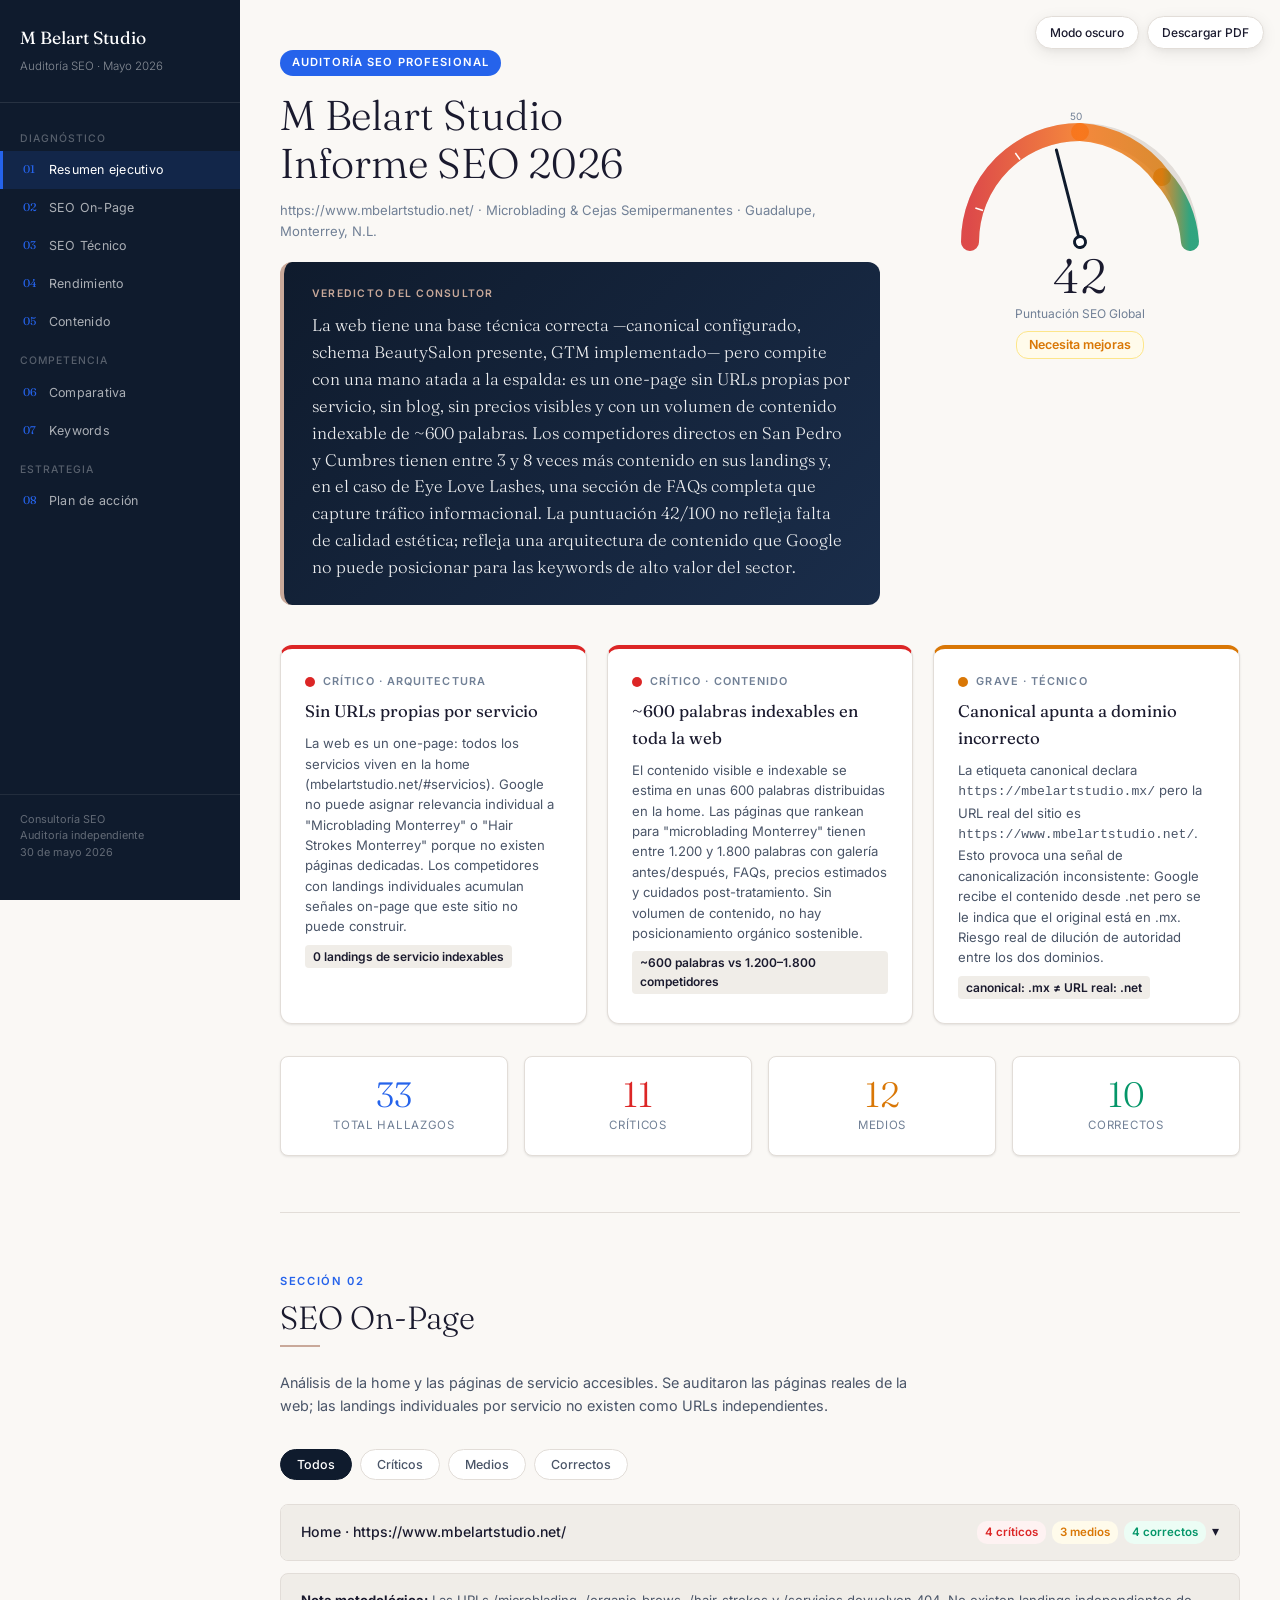
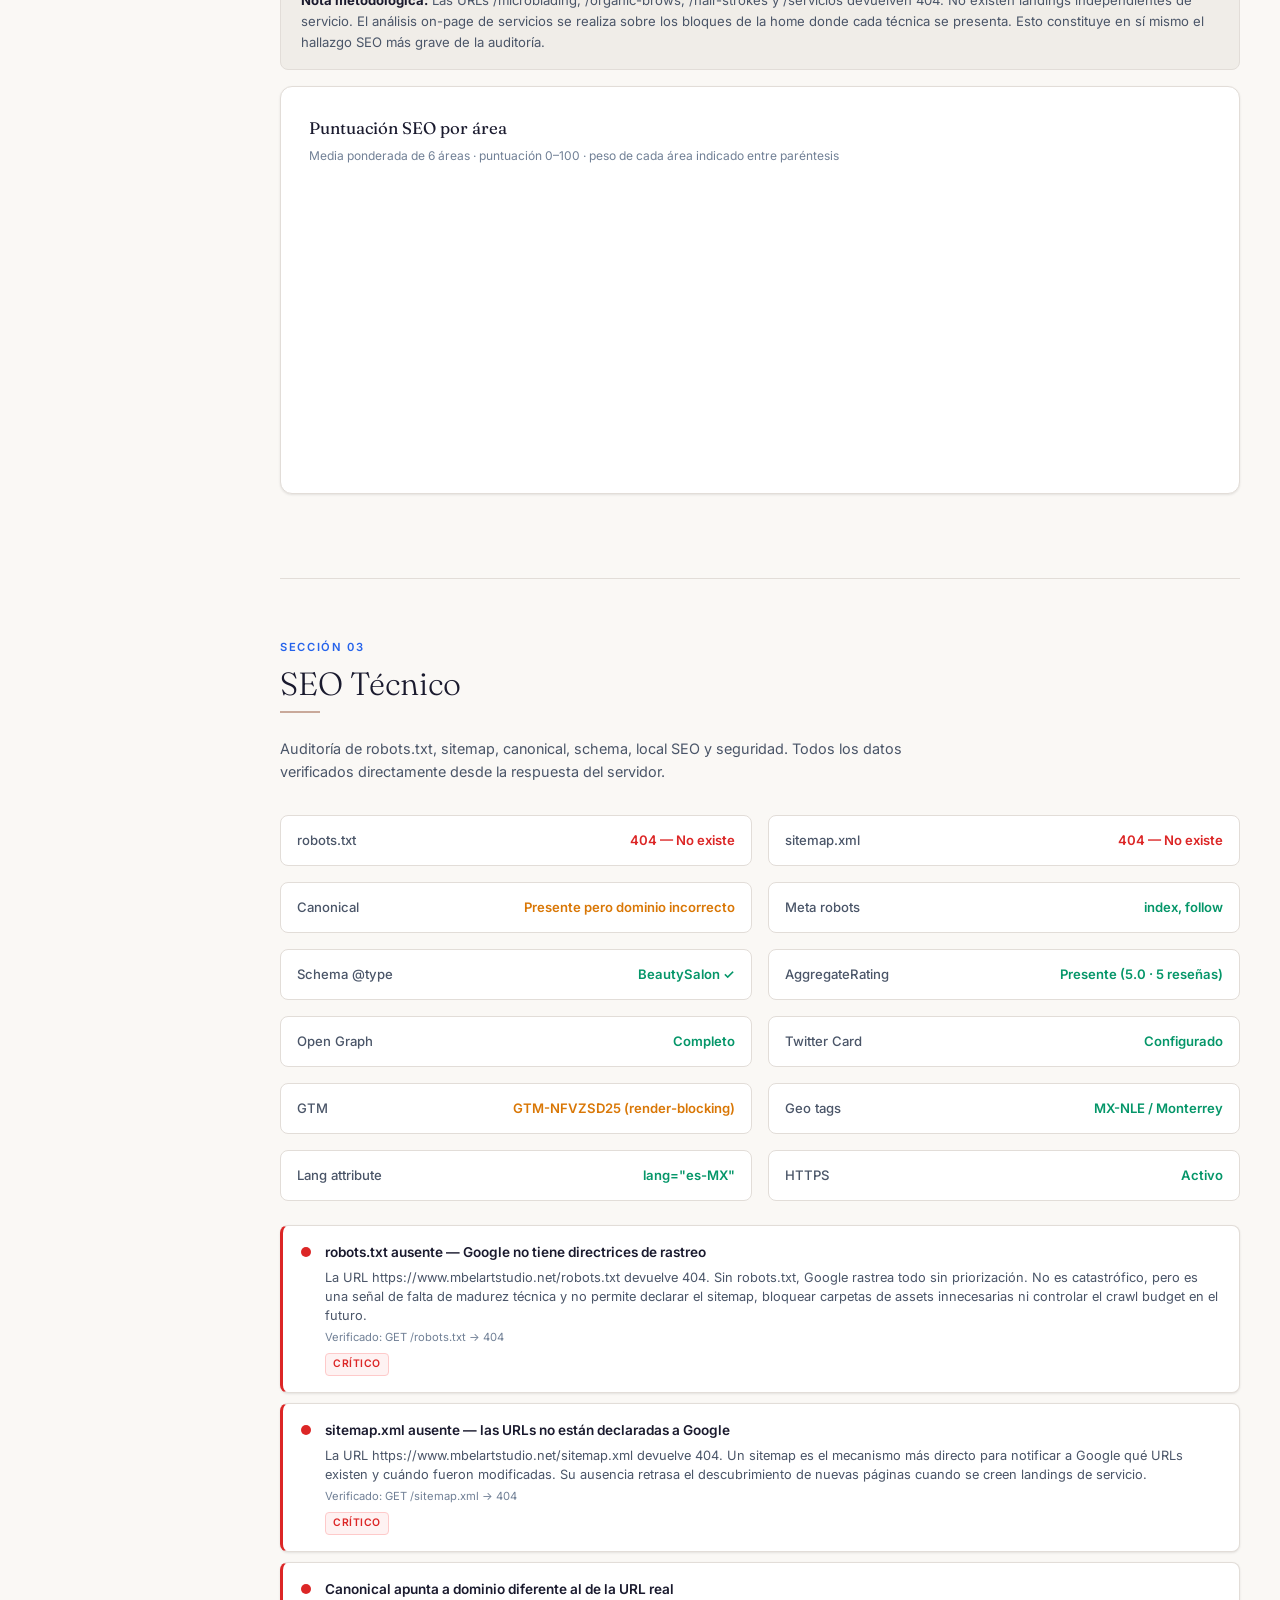
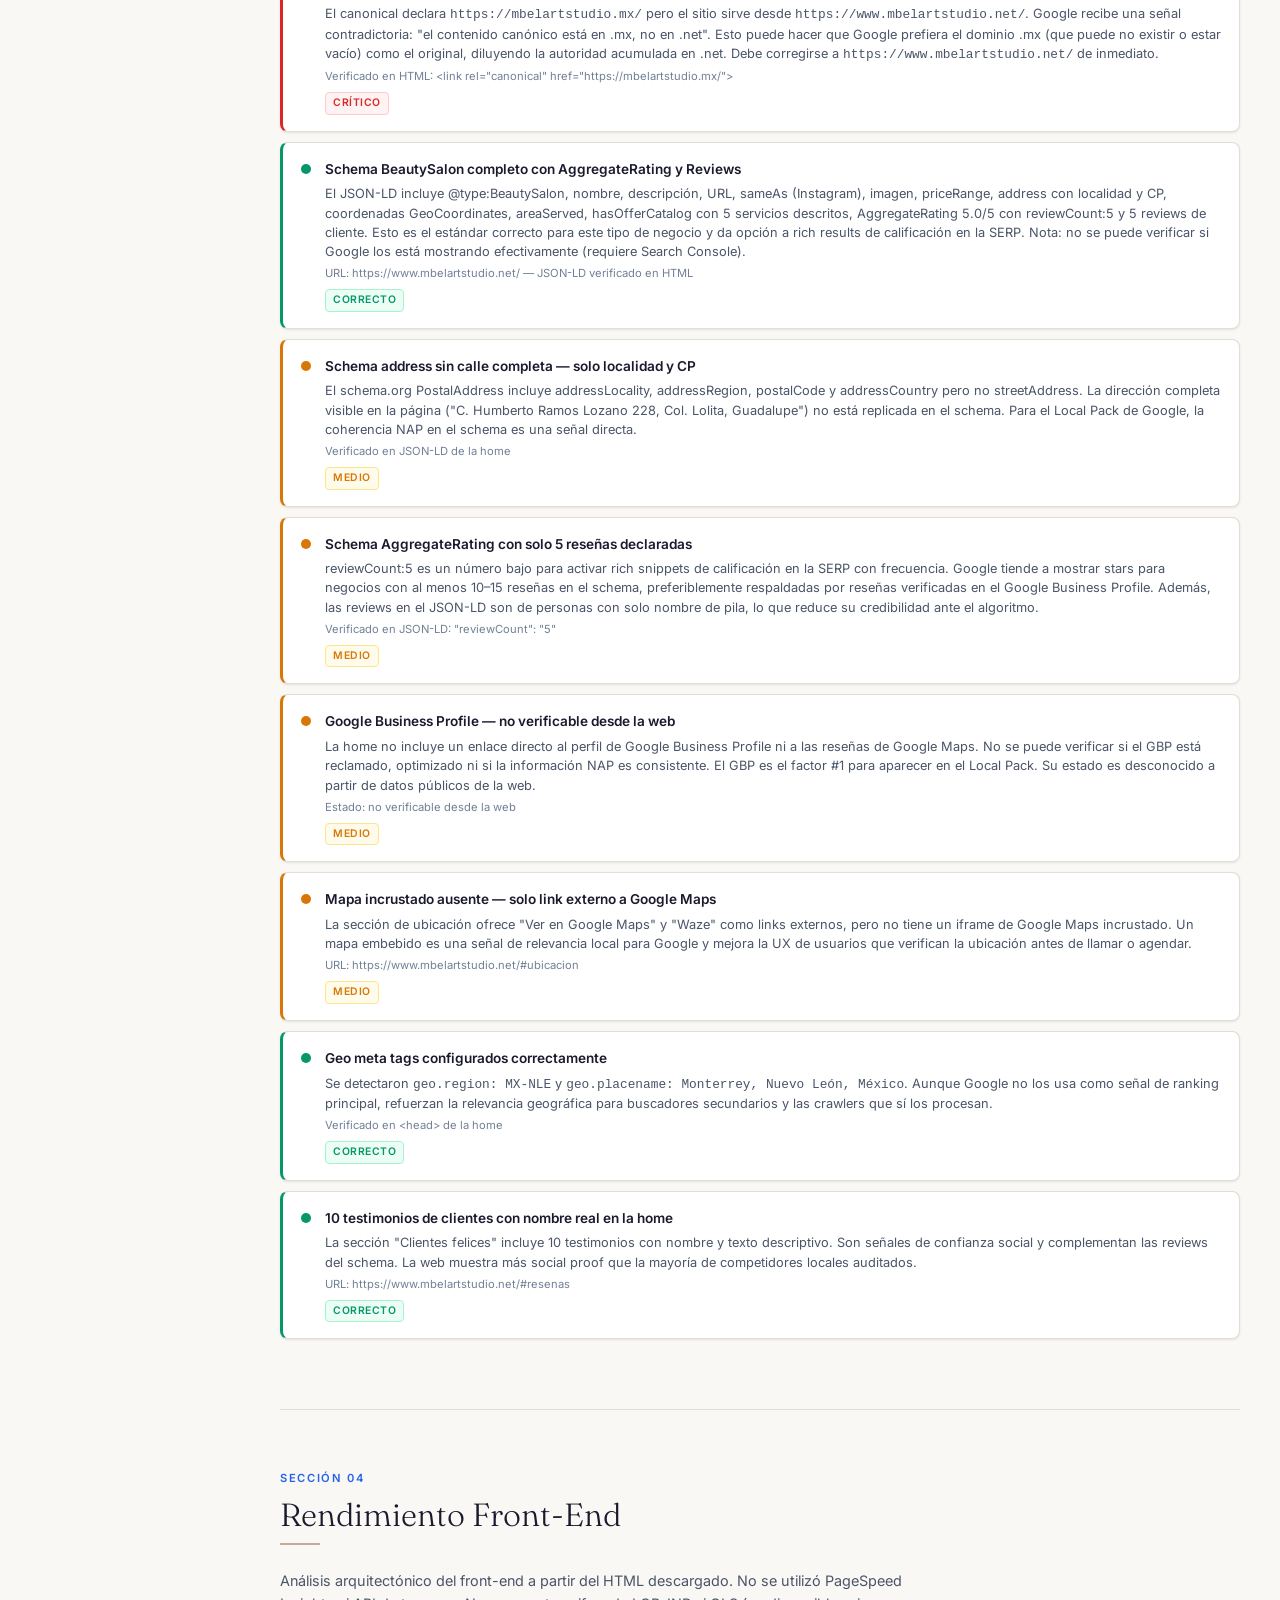
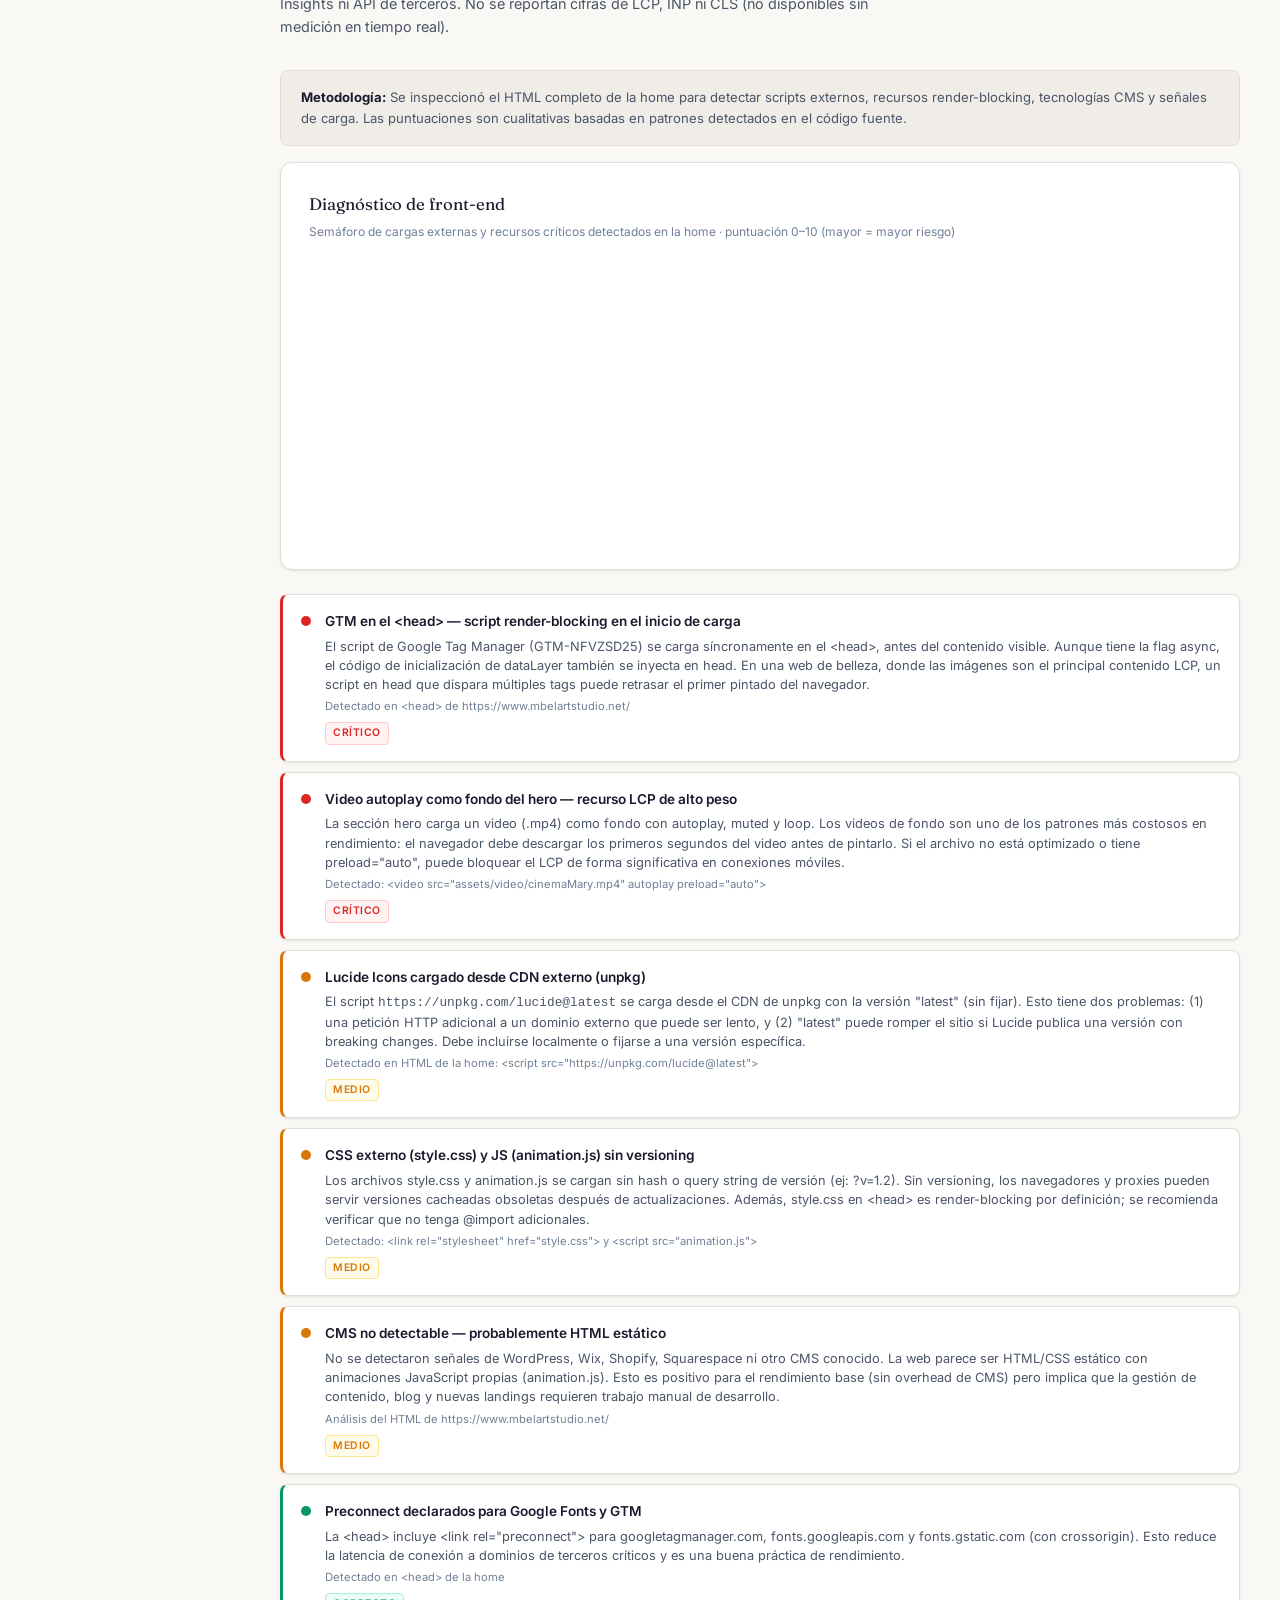
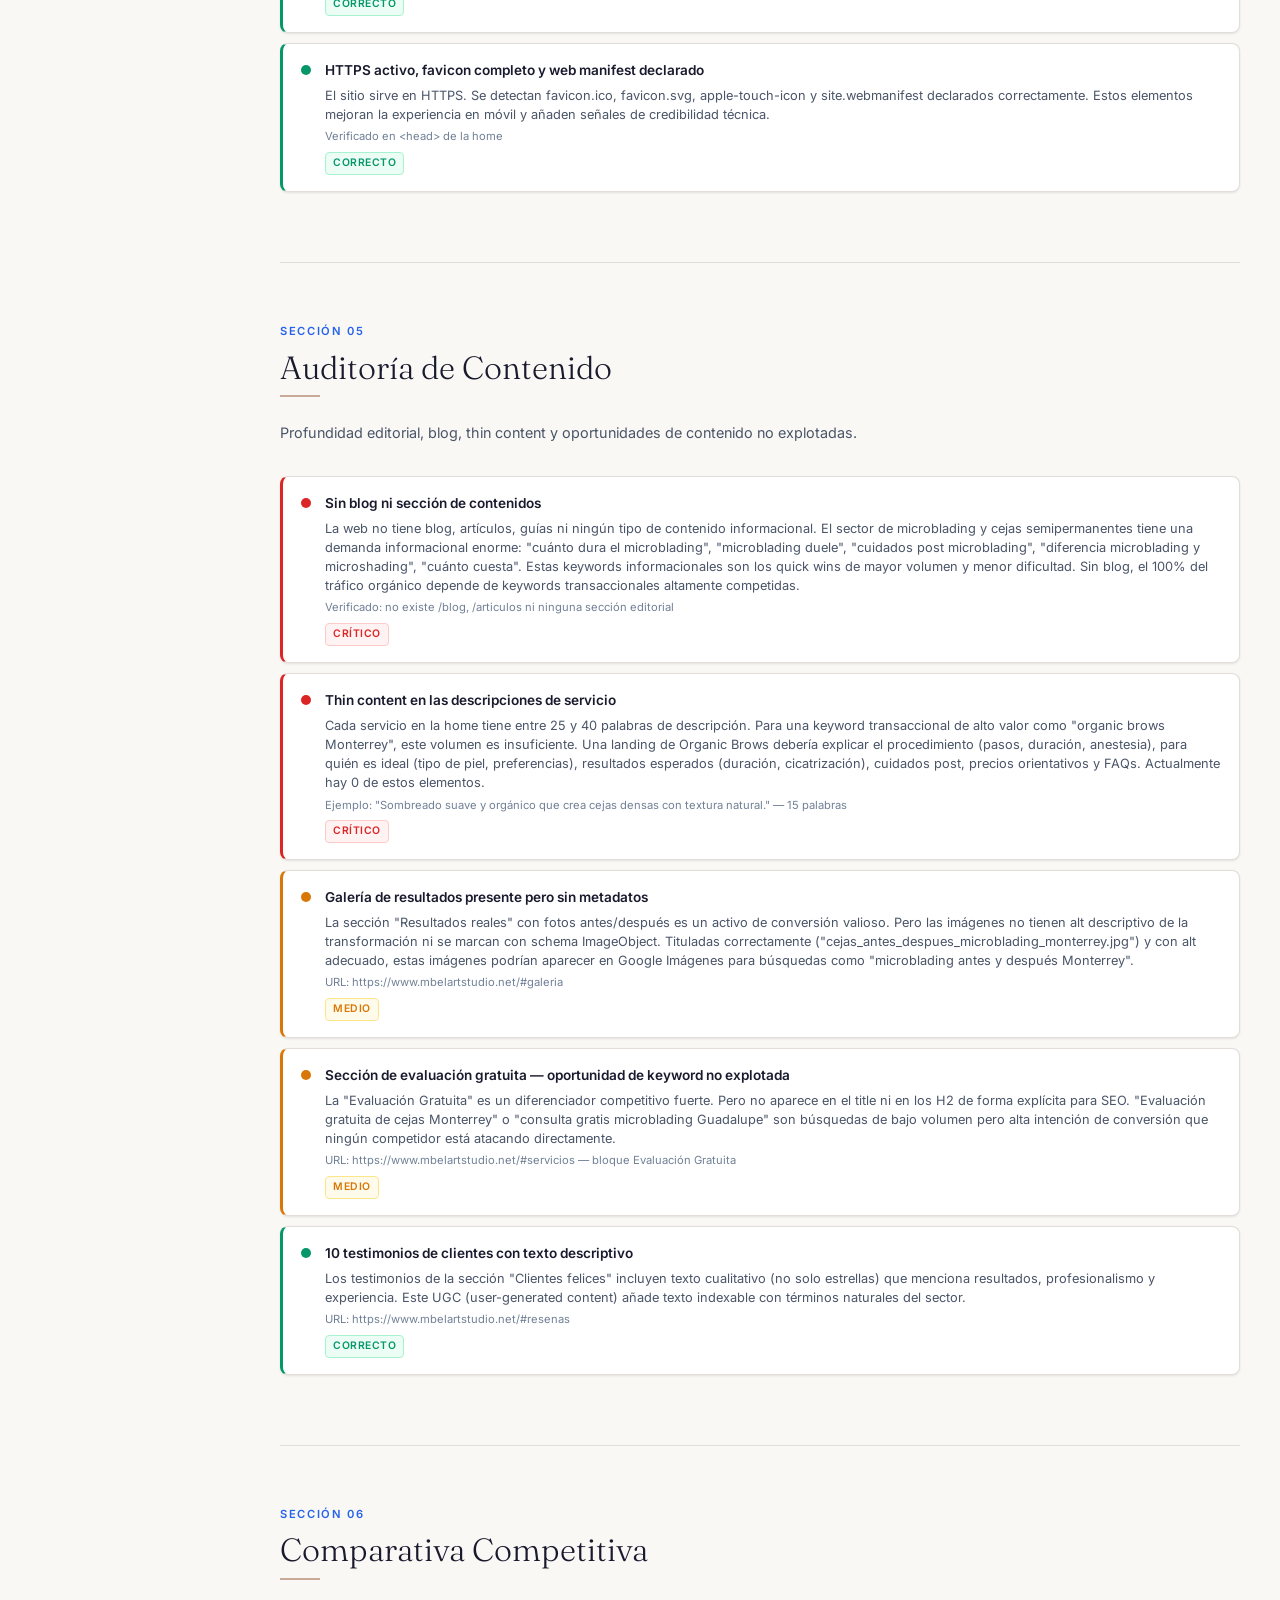
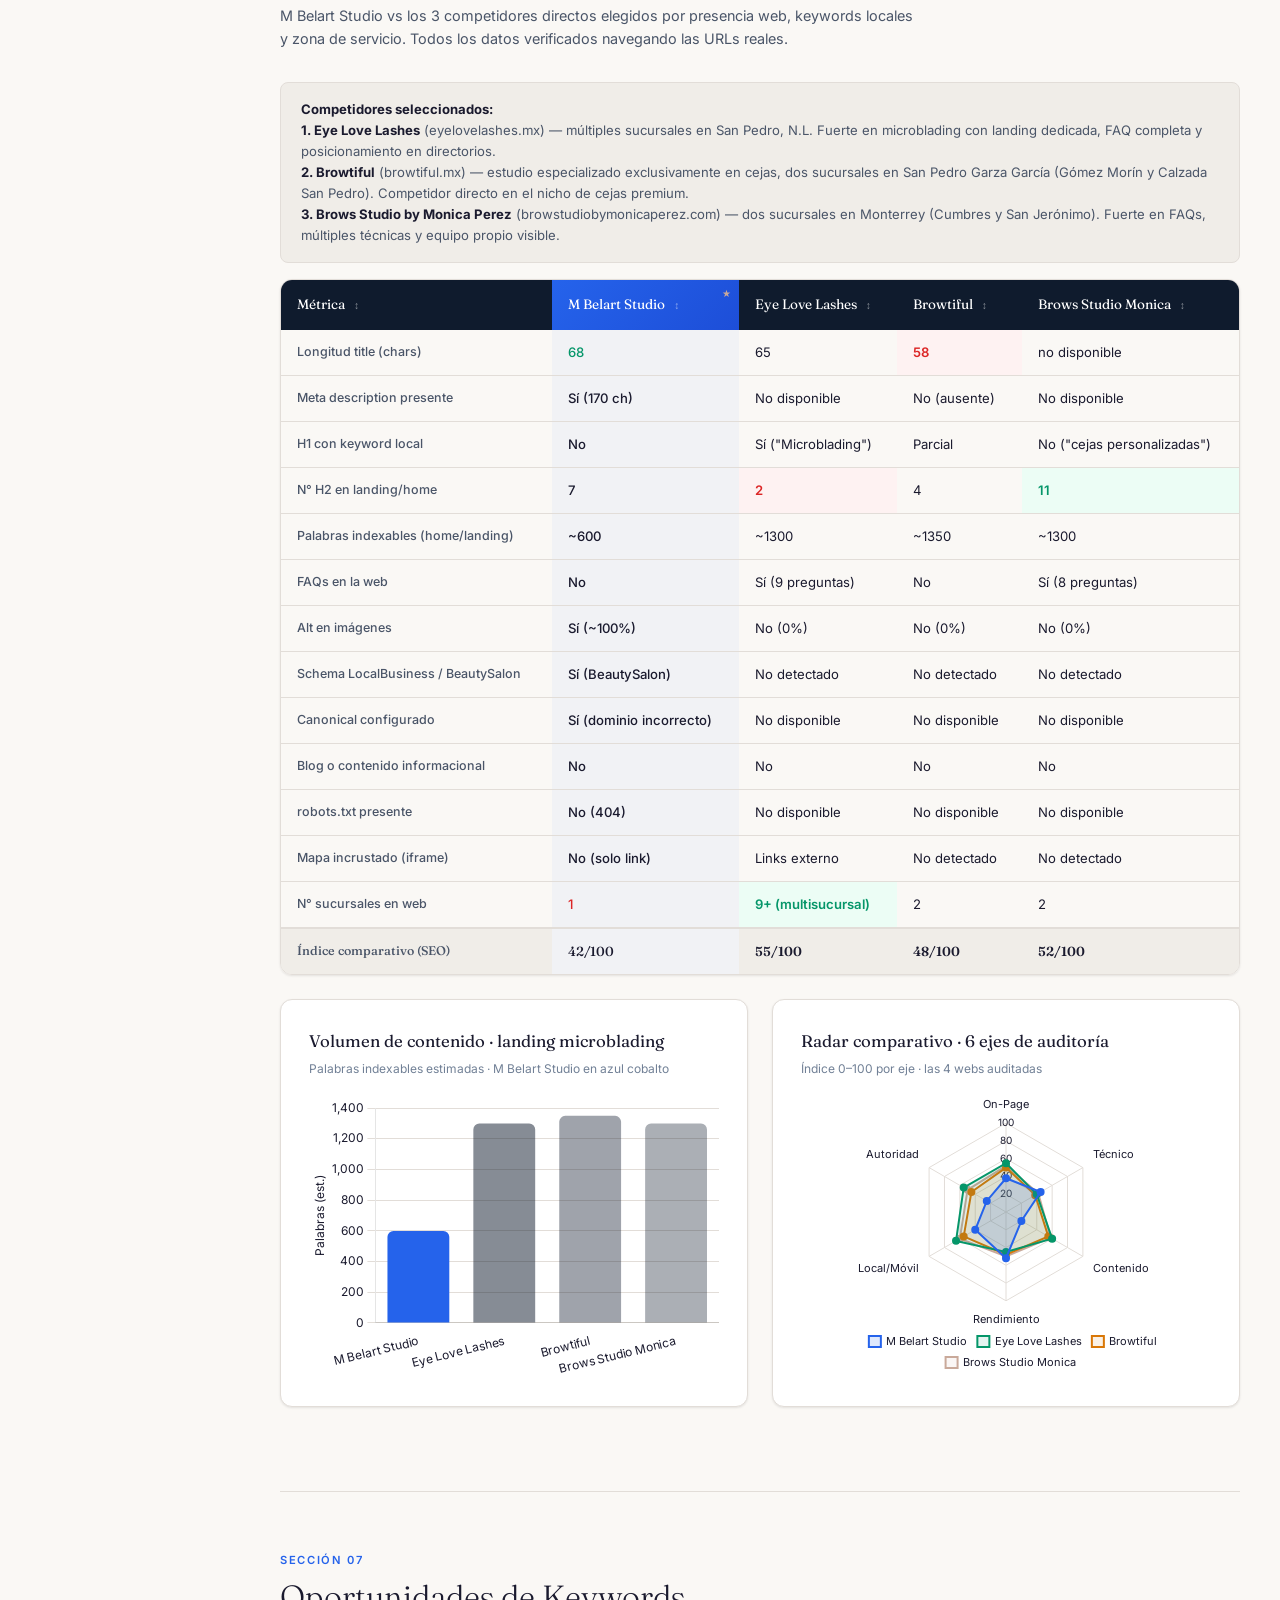
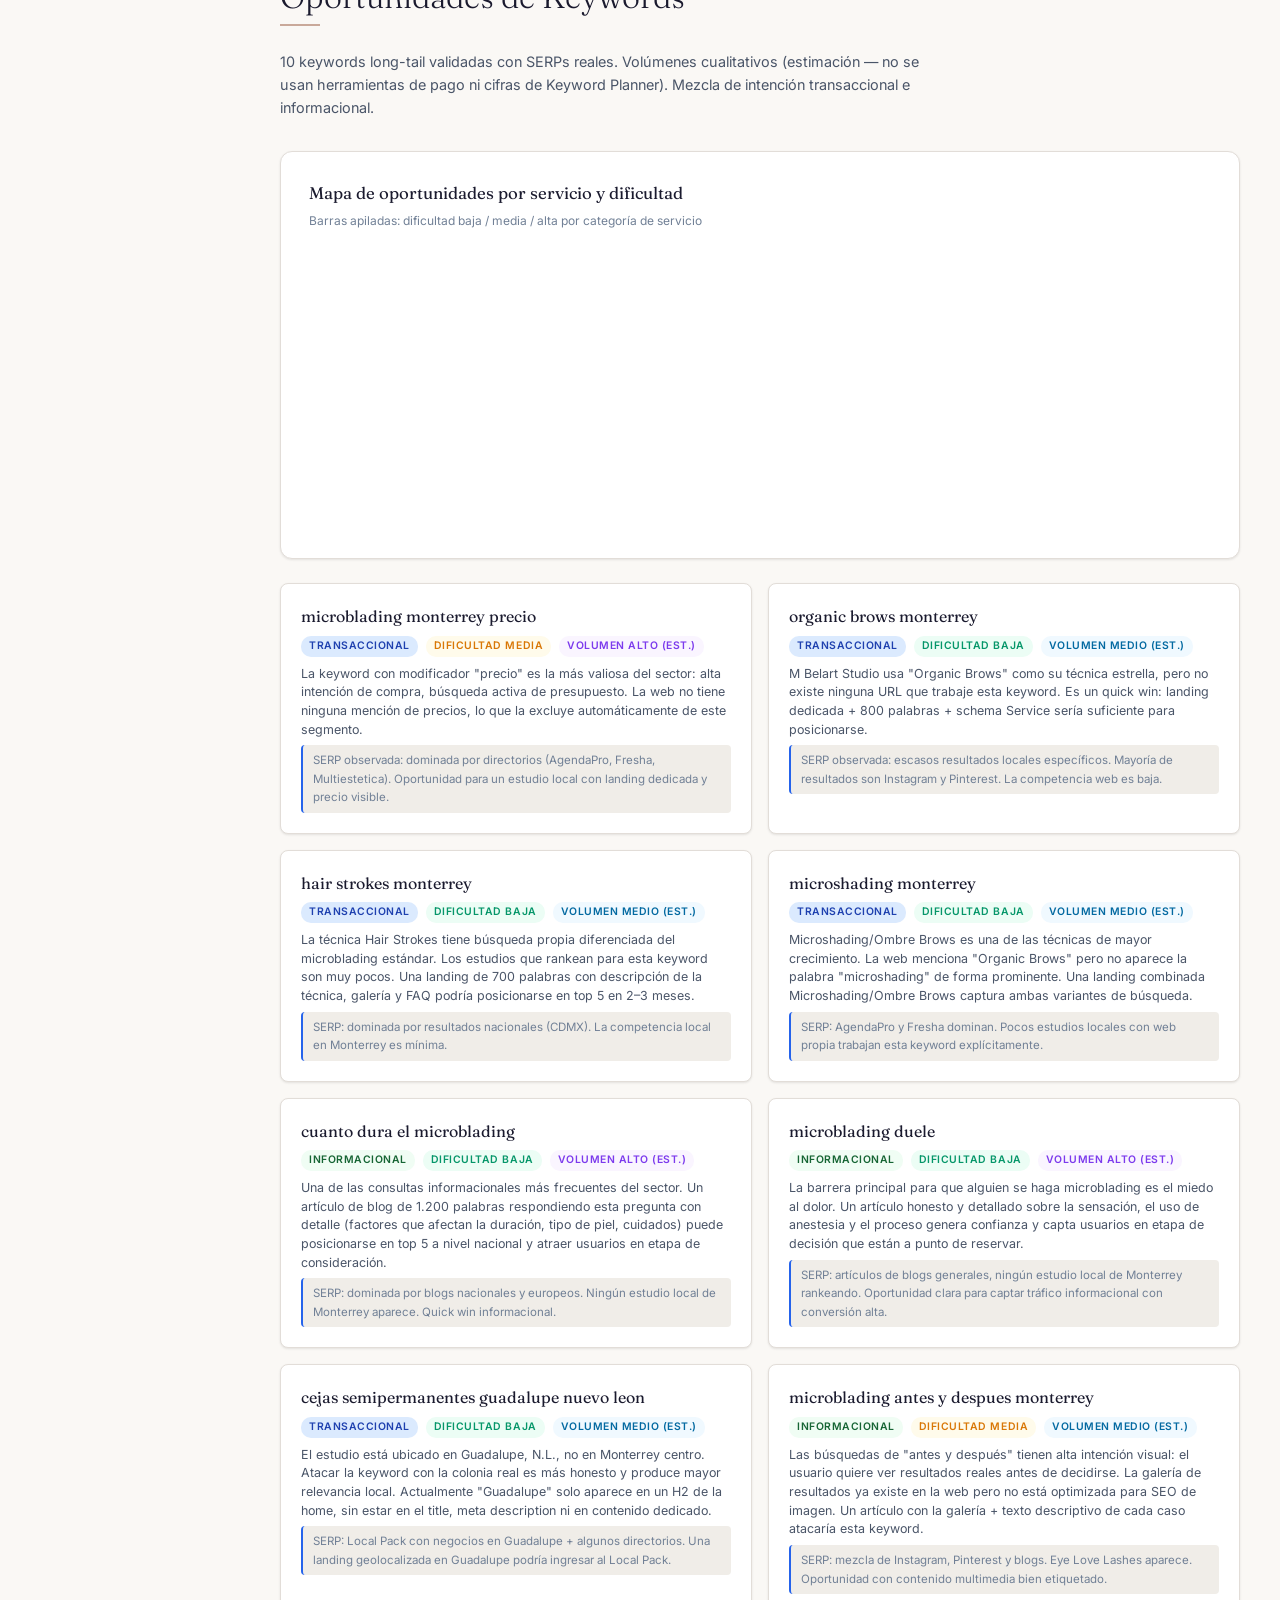
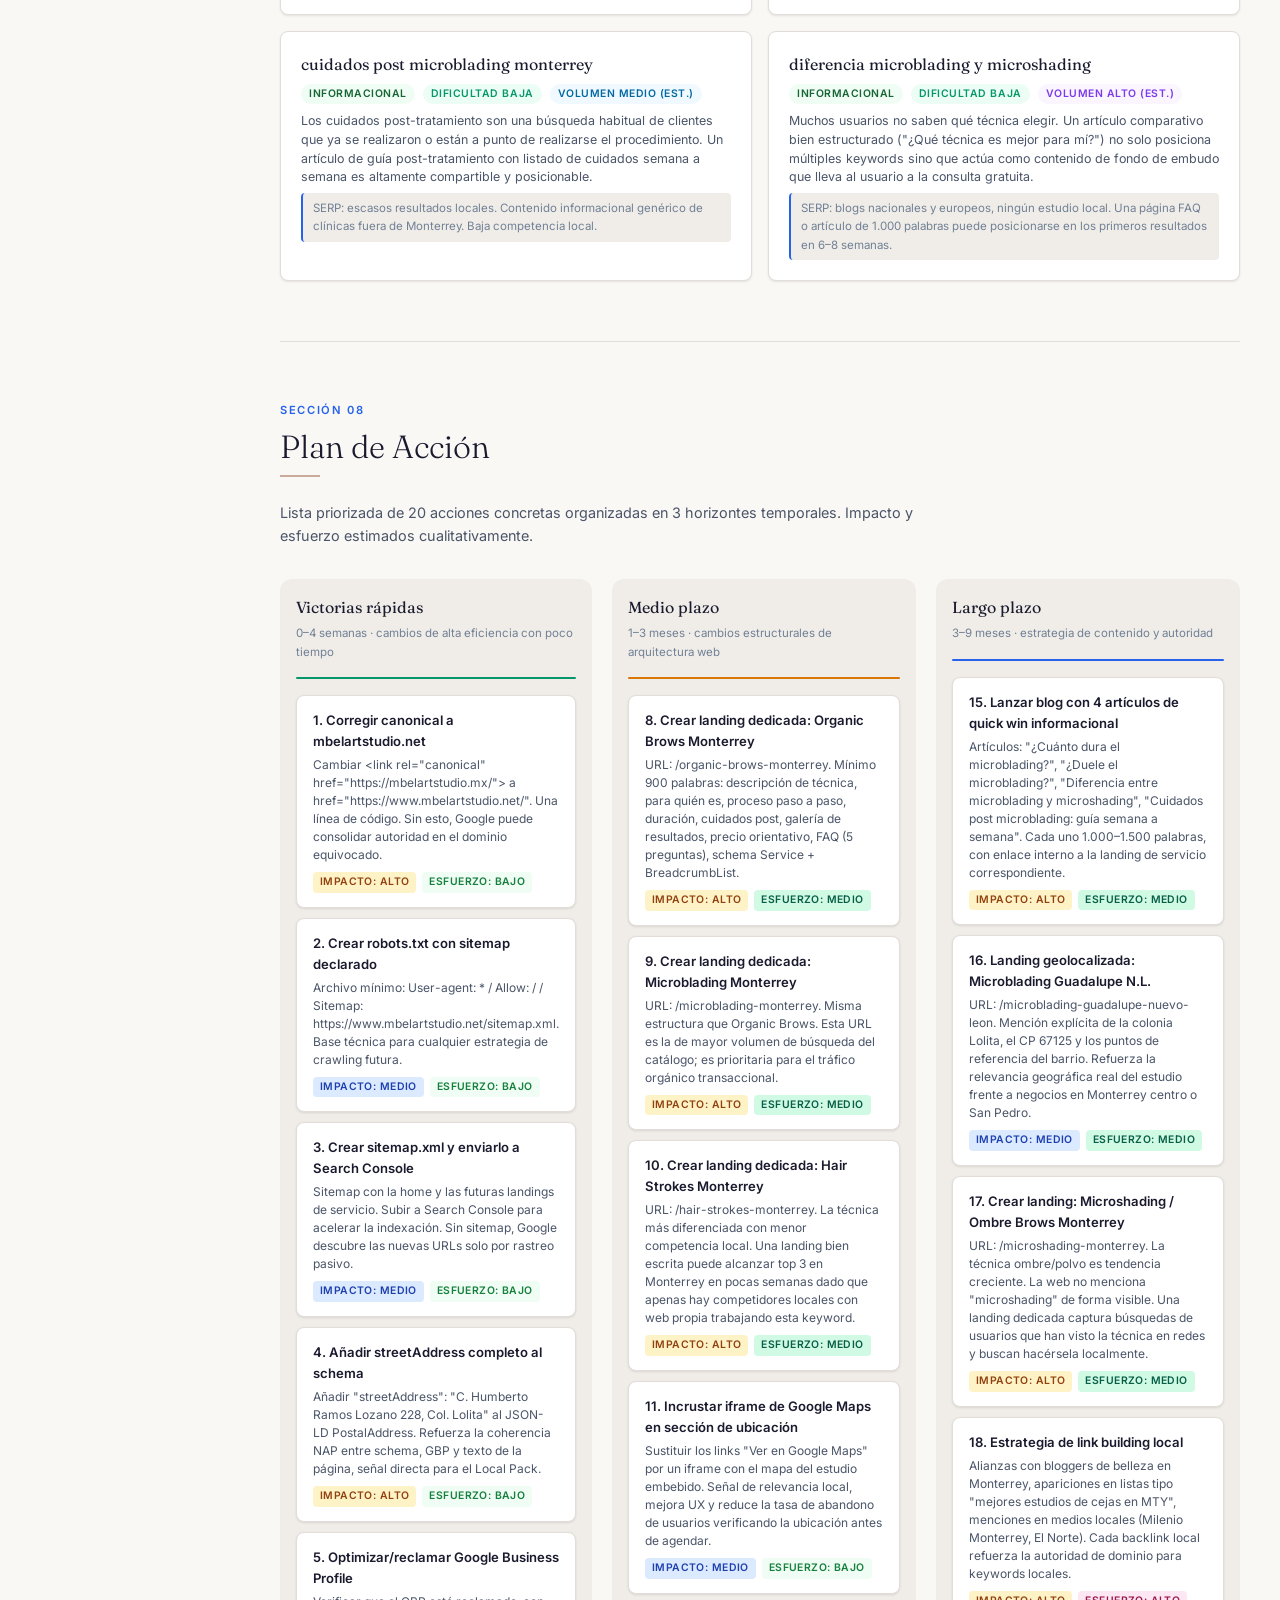
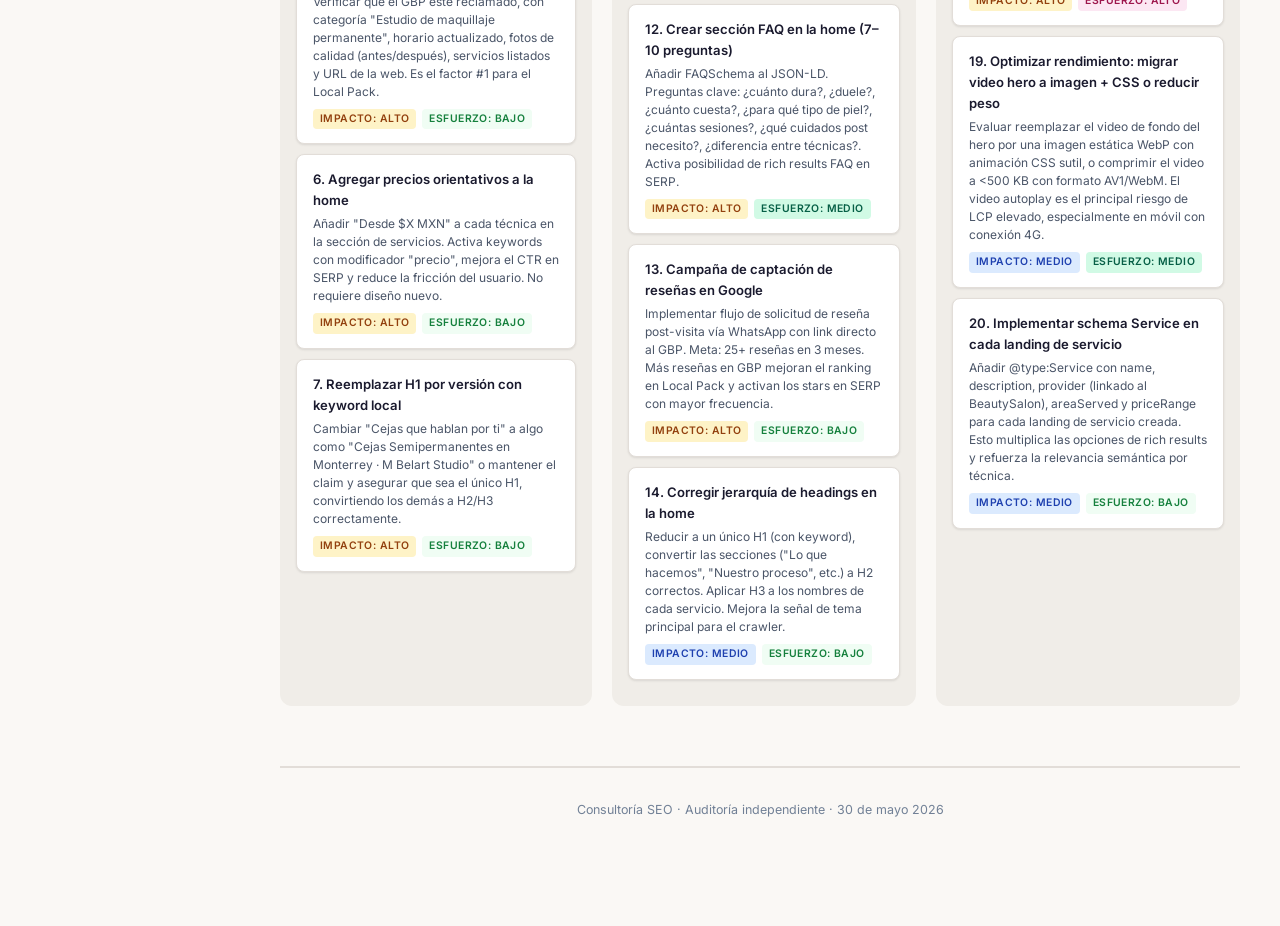
<file: auditoria-seo-mbelart.html>
<!DOCTYPE html>
<html lang="es-MX" data-theme="light">
<head>
<meta charset="UTF-8"/>
<meta name="viewport" content="width=device-width, initial-scale=1.0"/>
<title>Auditoría SEO · M Belart Studio · Mayo 2026</title>
<link rel="preconnect" href="https://fonts.googleapis.com">
<link rel="preconnect" href="https://fonts.gstatic.com" crossorigin>
<link href="https://fonts.googleapis.com/css2?family=Fraunces:ital,opsz,wght@0,9..144,300;0,9..144,400;0,9..144,600;1,9..144,300;1,9..144,400&family=Inter:wght@300;400;500;600&display=swap" rel="stylesheet"/>
<script>
/*!
 * Chart.js v4.4.1
 * https://www.chartjs.org
 * (c) 2023 Chart.js Contributors
 * Released under the MIT License
 */
!function(t,e){"object"==typeof exports&&"undefined"!=typeof module?module.exports=e():"function"==typeof define&&define.amd?define(e):(t="undefined"!=typeof globalThis?globalThis:t||self).Chart=e()}(this,(function(){"use strict";var t=Object.freeze({__proto__:null,get Colors(){return Go},get Decimation(){return Qo},get Filler(){return ma},get Legend(){return ya},get SubTitle(){return ka},get Title(){return Ma},get Tooltip(){return Ba}});function e(){}const i=(()=>{let t=0;return()=>t++})();function s(t){return null==t}function n(t){if(Array.isArray&&Array.isArray(t))return!0;const e=Object.prototype.toString.call(t);return"[object"===e.slice(0,7)&&"Array]"===e.slice(-6)}function o(t){return null!==t&&"[object Object]"===Object.prototype.toString.call(t)}function a(t){return("number"==typeof t||t instanceof Number)&&isFinite(+t)}function r(t,e){return a(t)?t:e}function l(t,e){return void 0===t?e:t}const h=(t,e)=>"string"==typeof t&&t.endsWith("%")?parseFloat(t)/100:+t/e,c=(t,e)=>"string"==typeof t&&t.endsWith("%")?parseFloat(t)/100*e:+t;function d(t,e,i){if(t&&"function"==typeof t.call)return t.apply(i,e)}function u(t,e,i,s){let a,r,l;if(n(t))if(r=t.length,s)for(a=r-1;a>=0;a--)e.call(i,t[a],a);else for(a=0;a<r;a++)e.call(i,t[a],a);else if(o(t))for(l=Object.keys(t),r=l.length,a=0;a<r;a++)e.call(i,t[l[a]],l[a])}function f(t,e){let i,s,n,o;if(!t||!e||t.length!==e.length)return!1;for(i=0,s=t.length;i<s;++i)if(n=t[i],o=e[i],n.datasetIndex!==o.datasetIndex||n.index!==o.index)return!1;return!0}function g(t){if(n(t))return t.map(g);if(o(t)){const e=Object.create(null),i=Object.keys(t),s=i.length;let n=0;for(;n<s;++n)e[i[n]]=g(t[i[n]]);return e}return t}function p(t){return-1===["__proto__","prototype","constructor"].indexOf(t)}function m(t,e,i,s){if(!p(t))return;const n=e[t],a=i[t];o(n)&&o(a)?b(n,a,s):e[t]=g(a)}function b(t,e,i){const s=n(e)?e:[e],a=s.length;if(!o(t))return t;const r=(i=i||{}).merger||m;let l;for(let e=0;e<a;++e){if(l=s[e],!o(l))continue;const n=Object.keys(l);for(let e=0,s=n.length;e<s;++e)r(n[e],t,l,i)}return t}function x(t,e){return b(t,e,{merger:_})}function _(t,e,i){if(!p(t))return;const s=e[t],n=i[t];o(s)&&o(n)?x(s,n):Object.prototype.hasOwnProperty.call(e,t)||(e[t]=g(n))}const y={"":t=>t,x:t=>t.x,y:t=>t.y};function v(t){const e=t.split("."),i=[];let s="";for(const t of e)s+=t,s.endsWith("\\")?s=s.slice(0,-1)+".":(i.push(s),s="");return i}function M(t,e){const i=y[e]||(y[e]=function(t){const e=v(t);return t=>{for(const i of e){if(""===i)break;t=t&&t[i]}return t}}(e));return i(t)}function w(t){return t.charAt(0).toUpperCase()+t.slice(1)}const k=t=>void 0!==t,S=t=>"function"==typeof t,P=(t,e)=>{if(t.size!==e.size)return!1;for(const i of t)if(!e.has(i))return!1;return!0};function D(t){return"mouseup"===t.type||"click"===t.type||"contextmenu"===t.type}const C=Math.PI,O=2*C,A=O+C,T=Number.POSITIVE_INFINITY,L=C/180,E=C/2,R=C/4,I=2*C/3,z=Math.log10,F=Math.sign;function V(t,e,i){return Math.abs(t-e)<i}function B(t){const e=Math.round(t);t=V(t,e,t/1e3)?e:t;const i=Math.pow(10,Math.floor(z(t))),s=t/i;return(s<=1?1:s<=2?2:s<=5?5:10)*i}function W(t){const e=[],i=Math.sqrt(t);let s;for(s=1;s<i;s++)t%s==0&&(e.push(s),e.push(t/s));return i===(0|i)&&e.push(i),e.sort(((t,e)=>t-e)).pop(),e}function N(t){return!isNaN(parseFloat(t))&&isFinite(t)}function H(t,e){const i=Math.round(t);return i-e<=t&&i+e>=t}function j(t,e,i){let s,n,o;for(s=0,n=t.length;s<n;s++)o=t[s][i],isNaN(o)||(e.min=Math.min(e.min,o),e.max=Math.max(e.max,o))}function $(t){return t*(C/180)}function Y(t){return t*(180/C)}function U(t){if(!a(t))return;let e=1,i=0;for(;Math.round(t*e)/e!==t;)e*=10,i++;return i}function X(t,e){const i=e.x-t.x,s=e.y-t.y,n=Math.sqrt(i*i+s*s);let o=Math.atan2(s,i);return o<-.5*C&&(o+=O),{angle:o,distance:n}}function q(t,e){return Math.sqrt(Math.pow(e.x-t.x,2)+Math.pow(e.y-t.y,2))}function K(t,e){return(t-e+A)%O-C}function G(t){return(t%O+O)%O}function Z(t,e,i,s){const n=G(t),o=G(e),a=G(i),r=G(o-n),l=G(a-n),h=G(n-o),c=G(n-a);return n===o||n===a||s&&o===a||r>l&&h<c}function J(t,e,i){return Math.max(e,Math.min(i,t))}function Q(t){return J(t,-32768,32767)}function tt(t,e,i,s=1e-6){return t>=Math.min(e,i)-s&&t<=Math.max(e,i)+s}function et(t,e,i){i=i||(i=>t[i]<e);let s,n=t.length-1,o=0;for(;n-o>1;)s=o+n>>1,i(s)?o=s:n=s;return{lo:o,hi:n}}const it=(t,e,i,s)=>et(t,i,s?s=>{const n=t[s][e];return n<i||n===i&&t[s+1][e]===i}:s=>t[s][e]<i),st=(t,e,i)=>et(t,i,(s=>t[s][e]>=i));function nt(t,e,i){let s=0,n=t.length;for(;s<n&&t[s]<e;)s++;for(;n>s&&t[n-1]>i;)n--;return s>0||n<t.length?t.slice(s,n):t}const ot=["push","pop","shift","splice","unshift"];function at(t,e){t._chartjs?t._chartjs.listeners.push(e):(Object.defineProperty(t,"_chartjs",{configurable:!0,enumerable:!1,value:{listeners:[e]}}),ot.forEach((e=>{const i="_onData"+w(e),s=t[e];Object.defineProperty(t,e,{configurable:!0,enumerable:!1,value(...e){const n=s.apply(this,e);return t._chartjs.listeners.forEach((t=>{"function"==typeof t[i]&&t[i](...e)})),n}})})))}function rt(t,e){const i=t._chartjs;if(!i)return;const s=i.listeners,n=s.indexOf(e);-1!==n&&s.splice(n,1),s.length>0||(ot.forEach((e=>{delete t[e]})),delete t._chartjs)}function lt(t){const e=new Set(t);return e.size===t.length?t:Array.from(e)}const ht="undefined"==typeof window?function(t){return t()}:window.requestAnimationFrame;function ct(t,e){let i=[],s=!1;return function(...n){i=n,s||(s=!0,ht.call(window,(()=>{s=!1,t.apply(e,i)})))}}function dt(t,e){let i;return function(...s){return e?(clearTimeout(i),i=setTimeout(t,e,s)):t.apply(this,s),e}}const ut=t=>"start"===t?"left":"end"===t?"right":"center",ft=(t,e,i)=>"start"===t?e:"end"===t?i:(e+i)/2,gt=(t,e,i,s)=>t===(s?"left":"right")?i:"center"===t?(e+i)/2:e;function pt(t,e,i){const s=e.length;let n=0,o=s;if(t._sorted){const{iScale:a,_parsed:r}=t,l=a.axis,{min:h,max:c,minDefined:d,maxDefined:u}=a.getUserBounds();d&&(n=J(Math.min(it(r,l,h).lo,i?s:it(e,l,a.getPixelForValue(h)).lo),0,s-1)),o=u?J(Math.max(it(r,a.axis,c,!0).hi+1,i?0:it(e,l,a.getPixelForValue(c),!0).hi+1),n,s)-n:s-n}return{start:n,count:o}}function mt(t){const{xScale:e,yScale:i,_scaleRanges:s}=t,n={xmin:e.min,xmax:e.max,ymin:i.min,ymax:i.max};if(!s)return t._scaleRanges=n,!0;const o=s.xmin!==e.min||s.xmax!==e.max||s.ymin!==i.min||s.ymax!==i.max;return Object.assign(s,n),o}class bt{constructor(){this._request=null,this._charts=new Map,this._running=!1,this._lastDate=void 0}_notify(t,e,i,s){const n=e.listeners[s],o=e.duration;n.forEach((s=>s({chart:t,initial:e.initial,numSteps:o,currentStep:Math.min(i-e.start,o)})))}_refresh(){this._request||(this._running=!0,this._request=ht.call(window,(()=>{this._update(),this._request=null,this._running&&this._refresh()})))}_update(t=Date.now()){let e=0;this._charts.forEach(((i,s)=>{if(!i.running||!i.items.length)return;const n=i.items;let o,a=n.length-1,r=!1;for(;a>=0;--a)o=n[a],o._active?(o._total>i.duration&&(i.duration=o._total),o.tick(t),r=!0):(n[a]=n[n.length-1],n.pop());r&&(s.draw(),this._notify(s,i,t,"progress")),n.length||(i.running=!1,this._notify(s,i,t,"complete"),i.initial=!1),e+=n.length})),this._lastDate=t,0===e&&(this._running=!1)}_getAnims(t){const e=this._charts;let i=e.get(t);return i||(i={running:!1,initial:!0,items:[],listeners:{complete:[],progress:[]}},e.set(t,i)),i}listen(t,e,i){this._getAnims(t).listeners[e].push(i)}add(t,e){e&&e.length&&this._getAnims(t).items.push(...e)}has(t){return this._getAnims(t).items.length>0}start(t){const e=this._charts.get(t);e&&(e.running=!0,e.start=Date.now(),e.duration=e.items.reduce(((t,e)=>Math.max(t,e._duration)),0),this._refresh())}running(t){if(!this._running)return!1;const e=this._charts.get(t);return!!(e&&e.running&&e.items.length)}stop(t){const e=this._charts.get(t);if(!e||!e.items.length)return;const i=e.items;let s=i.length-1;for(;s>=0;--s)i[s].cancel();e.items=[],this._notify(t,e,Date.now(),"complete")}remove(t){return this._charts.delete(t)}}var xt=new bt;
/*!
 * @kurkle/color v0.3.2
 * https://github.com/kurkle/color#readme
 * (c) 2023 Jukka Kurkela
 * Released under the MIT License
 */function _t(t){return t+.5|0}const yt=(t,e,i)=>Math.max(Math.min(t,i),e);function vt(t){return yt(_t(2.55*t),0,255)}function Mt(t){return yt(_t(255*t),0,255)}function wt(t){return yt(_t(t/2.55)/100,0,1)}function kt(t){return yt(_t(100*t),0,100)}const St={0:0,1:1,2:2,3:3,4:4,5:5,6:6,7:7,8:8,9:9,A:10,B:11,C:12,D:13,E:14,F:15,a:10,b:11,c:12,d:13,e:14,f:15},Pt=[..."0123456789ABCDEF"],Dt=t=>Pt[15&t],Ct=t=>Pt[(240&t)>>4]+Pt[15&t],Ot=t=>(240&t)>>4==(15&t);function At(t){var e=(t=>Ot(t.r)&&Ot(t.g)&&Ot(t.b)&&Ot(t.a))(t)?Dt:Ct;return t?"#"+e(t.r)+e(t.g)+e(t.b)+((t,e)=>t<255?e(t):"")(t.a,e):void 0}const Tt=/^(hsla?|hwb|hsv)\(\s*([-+.e\d]+)(?:deg)?[\s,]+([-+.e\d]+)%[\s,]+([-+.e\d]+)%(?:[\s,]+([-+.e\d]+)(%)?)?\s*\)$/;function Lt(t,e,i){const s=e*Math.min(i,1-i),n=(e,n=(e+t/30)%12)=>i-s*Math.max(Math.min(n-3,9-n,1),-1);return[n(0),n(8),n(4)]}function Et(t,e,i){const s=(s,n=(s+t/60)%6)=>i-i*e*Math.max(Math.min(n,4-n,1),0);return[s(5),s(3),s(1)]}function Rt(t,e,i){const s=Lt(t,1,.5);let n;for(e+i>1&&(n=1/(e+i),e*=n,i*=n),n=0;n<3;n++)s[n]*=1-e-i,s[n]+=e;return s}function It(t){const e=t.r/255,i=t.g/255,s=t.b/255,n=Math.max(e,i,s),o=Math.min(e,i,s),a=(n+o)/2;let r,l,h;return n!==o&&(h=n-o,l=a>.5?h/(2-n-o):h/(n+o),r=function(t,e,i,s,n){return t===n?(e-i)/s+(e<i?6:0):e===n?(i-t)/s+2:(t-e)/s+4}(e,i,s,h,n),r=60*r+.5),[0|r,l||0,a]}function zt(t,e,i,s){return(Array.isArray(e)?t(e[0],e[1],e[2]):t(e,i,s)).map(Mt)}function Ft(t,e,i){return zt(Lt,t,e,i)}function Vt(t){return(t%360+360)%360}function Bt(t){const e=Tt.exec(t);let i,s=255;if(!e)return;e[5]!==i&&(s=e[6]?vt(+e[5]):Mt(+e[5]));const n=Vt(+e[2]),o=+e[3]/100,a=+e[4]/100;return i="hwb"===e[1]?function(t,e,i){return zt(Rt,t,e,i)}(n,o,a):"hsv"===e[1]?function(t,e,i){return zt(Et,t,e,i)}(n,o,a):Ft(n,o,a),{r:i[0],g:i[1],b:i[2],a:s}}const Wt={x:"dark",Z:"light",Y:"re",X:"blu",W:"gr",V:"medium",U:"slate",A:"ee",T:"ol",S:"or",B:"ra",C:"lateg",D:"ights",R:"in",Q:"turquois",E:"hi",P:"ro",O:"al",N:"le",M:"de",L:"yello",F:"en",K:"ch",G:"arks",H:"ea",I:"ightg",J:"wh"},Nt={OiceXe:"f0f8ff",antiquewEte:"faebd7",aqua:"ffff",aquamarRe:"7fffd4",azuY:"f0ffff",beige:"f5f5dc",bisque:"ffe4c4",black:"0",blanKedOmond:"ffebcd",Xe:"ff",XeviTet:"8a2be2",bPwn:"a52a2a",burlywood:"deb887",caMtXe:"5f9ea0",KartYuse:"7fff00",KocTate:"d2691e",cSO:"ff7f50",cSnflowerXe:"6495ed",cSnsilk:"fff8dc",crimson:"dc143c",cyan:"ffff",xXe:"8b",xcyan:"8b8b",xgTMnPd:"b8860b",xWay:"a9a9a9",xgYF:"6400",xgYy:"a9a9a9",xkhaki:"bdb76b",xmagFta:"8b008b",xTivegYF:"556b2f",xSange:"ff8c00",xScEd:"9932cc",xYd:"8b0000",xsOmon:"e9967a",xsHgYF:"8fbc8f",xUXe:"483d8b",xUWay:"2f4f4f",xUgYy:"2f4f4f",xQe:"ced1",xviTet:"9400d3",dAppRk:"ff1493",dApskyXe:"bfff",dimWay:"696969",dimgYy:"696969",dodgerXe:"1e90ff",fiYbrick:"b22222",flSOwEte:"fffaf0",foYstWAn:"228b22",fuKsia:"ff00ff",gaRsbSo:"dcdcdc",ghostwEte:"f8f8ff",gTd:"ffd700",gTMnPd:"daa520",Way:"808080",gYF:"8000",gYFLw:"adff2f",gYy:"808080",honeyMw:"f0fff0",hotpRk:"ff69b4",RdianYd:"cd5c5c",Rdigo:"4b0082",ivSy:"fffff0",khaki:"f0e68c",lavFMr:"e6e6fa",lavFMrXsh:"fff0f5",lawngYF:"7cfc00",NmoncEffon:"fffacd",ZXe:"add8e6",ZcSO:"f08080",Zcyan:"e0ffff",ZgTMnPdLw:"fafad2",ZWay:"d3d3d3",ZgYF:"90ee90",ZgYy:"d3d3d3",ZpRk:"ffb6c1",ZsOmon:"ffa07a",ZsHgYF:"20b2aa",ZskyXe:"87cefa",ZUWay:"778899",ZUgYy:"778899",ZstAlXe:"b0c4de",ZLw:"ffffe0",lime:"ff00",limegYF:"32cd32",lRF:"faf0e6",magFta:"ff00ff",maPon:"800000",VaquamarRe:"66cdaa",VXe:"cd",VScEd:"ba55d3",VpurpN:"9370db",VsHgYF:"3cb371",VUXe:"7b68ee",VsprRggYF:"fa9a",VQe:"48d1cc",VviTetYd:"c71585",midnightXe:"191970",mRtcYam:"f5fffa",mistyPse:"ffe4e1",moccasR:"ffe4b5",navajowEte:"ffdead",navy:"80",Tdlace:"fdf5e6",Tive:"808000",TivedBb:"6b8e23",Sange:"ffa500",SangeYd:"ff4500",ScEd:"da70d6",pOegTMnPd:"eee8aa",pOegYF:"98fb98",pOeQe:"afeeee",pOeviTetYd:"db7093",papayawEp:"ffefd5",pHKpuff:"ffdab9",peru:"cd853f",pRk:"ffc0cb",plum:"dda0dd",powMrXe:"b0e0e6",purpN:"800080",YbeccapurpN:"663399",Yd:"ff0000",Psybrown:"bc8f8f",PyOXe:"4169e1",saddNbPwn:"8b4513",sOmon:"fa8072",sandybPwn:"f4a460",sHgYF:"2e8b57",sHshell:"fff5ee",siFna:"a0522d",silver:"c0c0c0",skyXe:"87ceeb",UXe:"6a5acd",UWay:"708090",UgYy:"708090",snow:"fffafa",sprRggYF:"ff7f",stAlXe:"4682b4",tan:"d2b48c",teO:"8080",tEstN:"d8bfd8",tomato:"ff6347",Qe:"40e0d0",viTet:"ee82ee",JHt:"f5deb3",wEte:"ffffff",wEtesmoke:"f5f5f5",Lw:"ffff00",LwgYF:"9acd32"};let Ht;function jt(t){Ht||(Ht=function(){const t={},e=Object.keys(Nt),i=Object.keys(Wt);let s,n,o,a,r;for(s=0;s<e.length;s++){for(a=r=e[s],n=0;n<i.length;n++)o=i[n],r=r.replace(o,Wt[o]);o=parseInt(Nt[a],16),t[r]=[o>>16&255,o>>8&255,255&o]}return t}(),Ht.transparent=[0,0,0,0]);const e=Ht[t.toLowerCase()];return e&&{r:e[0],g:e[1],b:e[2],a:4===e.length?e[3]:255}}const $t=/^rgba?\(\s*([-+.\d]+)(%)?[\s,]+([-+.e\d]+)(%)?[\s,]+([-+.e\d]+)(%)?(?:[\s,/]+([-+.e\d]+)(%)?)?\s*\)$/;const Yt=t=>t<=.0031308?12.92*t:1.055*Math.pow(t,1/2.4)-.055,Ut=t=>t<=.04045?t/12.92:Math.pow((t+.055)/1.055,2.4);function Xt(t,e,i){if(t){let s=It(t);s[e]=Math.max(0,Math.min(s[e]+s[e]*i,0===e?360:1)),s=Ft(s),t.r=s[0],t.g=s[1],t.b=s[2]}}function qt(t,e){return t?Object.assign(e||{},t):t}function Kt(t){var e={r:0,g:0,b:0,a:255};return Array.isArray(t)?t.length>=3&&(e={r:t[0],g:t[1],b:t[2],a:255},t.length>3&&(e.a=Mt(t[3]))):(e=qt(t,{r:0,g:0,b:0,a:1})).a=Mt(e.a),e}function Gt(t){return"r"===t.charAt(0)?function(t){const e=$t.exec(t);let i,s,n,o=255;if(e){if(e[7]!==i){const t=+e[7];o=e[8]?vt(t):yt(255*t,0,255)}return i=+e[1],s=+e[3],n=+e[5],i=255&(e[2]?vt(i):yt(i,0,255)),s=255&(e[4]?vt(s):yt(s,0,255)),n=255&(e[6]?vt(n):yt(n,0,255)),{r:i,g:s,b:n,a:o}}}(t):Bt(t)}class Zt{constructor(t){if(t instanceof Zt)return t;const e=typeof t;let i;var s,n,o;"object"===e?i=Kt(t):"string"===e&&(o=(s=t).length,"#"===s[0]&&(4===o||5===o?n={r:255&17*St[s[1]],g:255&17*St[s[2]],b:255&17*St[s[3]],a:5===o?17*St[s[4]]:255}:7!==o&&9!==o||(n={r:St[s[1]]<<4|St[s[2]],g:St[s[3]]<<4|St[s[4]],b:St[s[5]]<<4|St[s[6]],a:9===o?St[s[7]]<<4|St[s[8]]:255})),i=n||jt(t)||Gt(t)),this._rgb=i,this._valid=!!i}get valid(){return this._valid}get rgb(){var t=qt(this._rgb);return t&&(t.a=wt(t.a)),t}set rgb(t){this._rgb=Kt(t)}rgbString(){return this._valid?(t=this._rgb)&&(t.a<255?`rgba(${t.r}, ${t.g}, ${t.b}, ${wt(t.a)})`:`rgb(${t.r}, ${t.g}, ${t.b})`):void 0;var t}hexString(){return this._valid?At(this._rgb):void 0}hslString(){return this._valid?function(t){if(!t)return;const e=It(t),i=e[0],s=kt(e[1]),n=kt(e[2]);return t.a<255?`hsla(${i}, ${s}%, ${n}%, ${wt(t.a)})`:`hsl(${i}, ${s}%, ${n}%)`}(this._rgb):void 0}mix(t,e){if(t){const i=this.rgb,s=t.rgb;let n;const o=e===n?.5:e,a=2*o-1,r=i.a-s.a,l=((a*r==-1?a:(a+r)/(1+a*r))+1)/2;n=1-l,i.r=255&l*i.r+n*s.r+.5,i.g=255&l*i.g+n*s.g+.5,i.b=255&l*i.b+n*s.b+.5,i.a=o*i.a+(1-o)*s.a,this.rgb=i}return this}interpolate(t,e){return t&&(this._rgb=function(t,e,i){const s=Ut(wt(t.r)),n=Ut(wt(t.g)),o=Ut(wt(t.b));return{r:Mt(Yt(s+i*(Ut(wt(e.r))-s))),g:Mt(Yt(n+i*(Ut(wt(e.g))-n))),b:Mt(Yt(o+i*(Ut(wt(e.b))-o))),a:t.a+i*(e.a-t.a)}}(this._rgb,t._rgb,e)),this}clone(){return new Zt(this.rgb)}alpha(t){return this._rgb.a=Mt(t),this}clearer(t){return this._rgb.a*=1-t,this}greyscale(){const t=this._rgb,e=_t(.3*t.r+.59*t.g+.11*t.b);return t.r=t.g=t.b=e,this}opaquer(t){return this._rgb.a*=1+t,this}negate(){const t=this._rgb;return t.r=255-t.r,t.g=255-t.g,t.b=255-t.b,this}lighten(t){return Xt(this._rgb,2,t),this}darken(t){return Xt(this._rgb,2,-t),this}saturate(t){return Xt(this._rgb,1,t),this}desaturate(t){return Xt(this._rgb,1,-t),this}rotate(t){return function(t,e){var i=It(t);i[0]=Vt(i[0]+e),i=Ft(i),t.r=i[0],t.g=i[1],t.b=i[2]}(this._rgb,t),this}}function Jt(t){if(t&&"object"==typeof t){const e=t.toString();return"[object CanvasPattern]"===e||"[object CanvasGradient]"===e}return!1}function Qt(t){return Jt(t)?t:new Zt(t)}function te(t){return Jt(t)?t:new Zt(t).saturate(.5).darken(.1).hexString()}const ee=["x","y","borderWidth","radius","tension"],ie=["color","borderColor","backgroundColor"];const se=new Map;function ne(t,e,i){return function(t,e){e=e||{};const i=t+JSON.stringify(e);let s=se.get(i);return s||(s=new Intl.NumberFormat(t,e),se.set(i,s)),s}(e,i).format(t)}const oe={values:t=>n(t)?t:""+t,numeric(t,e,i){if(0===t)return"0";const s=this.chart.options.locale;let n,o=t;if(i.length>1){const e=Math.max(Math.abs(i[0].value),Math.abs(i[i.length-1].value));(e<1e-4||e>1e15)&&(n="scientific"),o=function(t,e){let i=e.length>3?e[2].value-e[1].value:e[1].value-e[0].value;Math.abs(i)>=1&&t!==Math.floor(t)&&(i=t-Math.floor(t));return i}(t,i)}const a=z(Math.abs(o)),r=isNaN(a)?1:Math.max(Math.min(-1*Math.floor(a),20),0),l={notation:n,minimumFractionDigits:r,maximumFractionDigits:r};return Object.assign(l,this.options.ticks.format),ne(t,s,l)},logarithmic(t,e,i){if(0===t)return"0";const s=i[e].significand||t/Math.pow(10,Math.floor(z(t)));return[1,2,3,5,10,15].includes(s)||e>.8*i.length?oe.numeric.call(this,t,e,i):""}};var ae={formatters:oe};const re=Object.create(null),le=Object.create(null);function he(t,e){if(!e)return t;const i=e.split(".");for(let e=0,s=i.length;e<s;++e){const s=i[e];t=t[s]||(t[s]=Object.create(null))}return t}function ce(t,e,i){return"string"==typeof e?b(he(t,e),i):b(he(t,""),e)}class de{constructor(t,e){this.animation=void 0,this.backgroundColor="rgba(0,0,0,0.1)",this.borderColor="rgba(0,0,0,0.1)",this.color="#666",this.datasets={},this.devicePixelRatio=t=>t.chart.platform.getDevicePixelRatio(),this.elements={},this.events=["mousemove","mouseout","click","touchstart","touchmove"],this.font={family:"'Helvetica Neue', 'Helvetica', 'Arial', sans-serif",size:12,style:"normal",lineHeight:1.2,weight:null},this.hover={},this.hoverBackgroundColor=(t,e)=>te(e.backgroundColor),this.hoverBorderColor=(t,e)=>te(e.borderColor),this.hoverColor=(t,e)=>te(e.color),this.indexAxis="x",this.interaction={mode:"nearest",intersect:!0,includeInvisible:!1},this.maintainAspectRatio=!0,this.onHover=null,this.onClick=null,this.parsing=!0,this.plugins={},this.responsive=!0,this.scale=void 0,this.scales={},this.showLine=!0,this.drawActiveElementsOnTop=!0,this.describe(t),this.apply(e)}set(t,e){return ce(this,t,e)}get(t){return he(this,t)}describe(t,e){return ce(le,t,e)}override(t,e){return ce(re,t,e)}route(t,e,i,s){const n=he(this,t),a=he(this,i),r="_"+e;Object.defineProperties(n,{[r]:{value:n[e],writable:!0},[e]:{enumerable:!0,get(){const t=this[r],e=a[s];return o(t)?Object.assign({},e,t):l(t,e)},set(t){this[r]=t}}})}apply(t){t.forEach((t=>t(this)))}}var ue=new de({_scriptable:t=>!t.startsWith("on"),_indexable:t=>"events"!==t,hover:{_fallback:"interaction"},interaction:{_scriptable:!1,_indexable:!1}},[function(t){t.set("animation",{delay:void 0,duration:1e3,easing:"easeOutQuart",fn:void 0,from:void 0,loop:void 0,to:void 0,type:void 0}),t.describe("animation",{_fallback:!1,_indexable:!1,_scriptable:t=>"onProgress"!==t&&"onComplete"!==t&&"fn"!==t}),t.set("animations",{colors:{type:"color",properties:ie},numbers:{type:"number",properties:ee}}),t.describe("animations",{_fallback:"animation"}),t.set("transitions",{active:{animation:{duration:400}},resize:{animation:{duration:0}},show:{animations:{colors:{from:"transparent"},visible:{type:"boolean",duration:0}}},hide:{animations:{colors:{to:"transparent"},visible:{type:"boolean",easing:"linear",fn:t=>0|t}}}})},function(t){t.set("layout",{autoPadding:!0,padding:{top:0,right:0,bottom:0,left:0}})},function(t){t.set("scale",{display:!0,offset:!1,reverse:!1,beginAtZero:!1,bounds:"ticks",clip:!0,grace:0,grid:{display:!0,lineWidth:1,drawOnChartArea:!0,drawTicks:!0,tickLength:8,tickWidth:(t,e)=>e.lineWidth,tickColor:(t,e)=>e.color,offset:!1},border:{display:!0,dash:[],dashOffset:0,width:1},title:{display:!1,text:"",padding:{top:4,bottom:4}},ticks:{minRotation:0,maxRotation:50,mirror:!1,textStrokeWidth:0,textStrokeColor:"",padding:3,display:!0,autoSkip:!0,autoSkipPadding:3,labelOffset:0,callback:ae.formatters.values,minor:{},major:{},align:"center",crossAlign:"near",showLabelBackdrop:!1,backdropColor:"rgba(255, 255, 255, 0.75)",backdropPadding:2}}),t.route("scale.ticks","color","","color"),t.route("scale.grid","color","","borderColor"),t.route("scale.border","color","","borderColor"),t.route("scale.title","color","","color"),t.describe("scale",{_fallback:!1,_scriptable:t=>!t.startsWith("before")&&!t.startsWith("after")&&"callback"!==t&&"parser"!==t,_indexable:t=>"borderDash"!==t&&"tickBorderDash"!==t&&"dash"!==t}),t.describe("scales",{_fallback:"scale"}),t.describe("scale.ticks",{_scriptable:t=>"backdropPadding"!==t&&"callback"!==t,_indexable:t=>"backdropPadding"!==t})}]);function fe(){return"undefined"!=typeof window&&"undefined"!=typeof document}function ge(t){let e=t.parentNode;return e&&"[object ShadowRoot]"===e.toString()&&(e=e.host),e}function pe(t,e,i){let s;return"string"==typeof t?(s=parseInt(t,10),-1!==t.indexOf("%")&&(s=s/100*e.parentNode[i])):s=t,s}const me=t=>t.ownerDocument.defaultView.getComputedStyle(t,null);function be(t,e){return me(t).getPropertyValue(e)}const xe=["top","right","bottom","left"];function _e(t,e,i){const s={};i=i?"-"+i:"";for(let n=0;n<4;n++){const o=xe[n];s[o]=parseFloat(t[e+"-"+o+i])||0}return s.width=s.left+s.right,s.height=s.top+s.bottom,s}const ye=(t,e,i)=>(t>0||e>0)&&(!i||!i.shadowRoot);function ve(t,e){if("native"in t)return t;const{canvas:i,currentDevicePixelRatio:s}=e,n=me(i),o="border-box"===n.boxSizing,a=_e(n,"padding"),r=_e(n,"border","width"),{x:l,y:h,box:c}=function(t,e){const i=t.touches,s=i&&i.length?i[0]:t,{offsetX:n,offsetY:o}=s;let a,r,l=!1;if(ye(n,o,t.target))a=n,r=o;else{const t=e.getBoundingClientRect();a=s.clientX-t.left,r=s.clientY-t.top,l=!0}return{x:a,y:r,box:l}}(t,i),d=a.left+(c&&r.left),u=a.top+(c&&r.top);let{width:f,height:g}=e;return o&&(f-=a.width+r.width,g-=a.height+r.height),{x:Math.round((l-d)/f*i.width/s),y:Math.round((h-u)/g*i.height/s)}}const Me=t=>Math.round(10*t)/10;function we(t,e,i,s){const n=me(t),o=_e(n,"margin"),a=pe(n.maxWidth,t,"clientWidth")||T,r=pe(n.maxHeight,t,"clientHeight")||T,l=function(t,e,i){let s,n;if(void 0===e||void 0===i){const o=ge(t);if(o){const t=o.getBoundingClientRect(),a=me(o),r=_e(a,"border","width"),l=_e(a,"padding");e=t.width-l.width-r.width,i=t.height-l.height-r.height,s=pe(a.maxWidth,o,"clientWidth"),n=pe(a.maxHeight,o,"clientHeight")}else e=t.clientWidth,i=t.clientHeight}return{width:e,height:i,maxWidth:s||T,maxHeight:n||T}}(t,e,i);let{width:h,height:c}=l;if("content-box"===n.boxSizing){const t=_e(n,"border","width"),e=_e(n,"padding");h-=e.width+t.width,c-=e.height+t.height}h=Math.max(0,h-o.width),c=Math.max(0,s?h/s:c-o.height),h=Me(Math.min(h,a,l.maxWidth)),c=Me(Math.min(c,r,l.maxHeight)),h&&!c&&(c=Me(h/2));return(void 0!==e||void 0!==i)&&s&&l.height&&c>l.height&&(c=l.height,h=Me(Math.floor(c*s))),{width:h,height:c}}function ke(t,e,i){const s=e||1,n=Math.floor(t.height*s),o=Math.floor(t.width*s);t.height=Math.floor(t.height),t.width=Math.floor(t.width);const a=t.canvas;return a.style&&(i||!a.style.height&&!a.style.width)&&(a.style.height=`${t.height}px`,a.style.width=`${t.width}px`),(t.currentDevicePixelRatio!==s||a.height!==n||a.width!==o)&&(t.currentDevicePixelRatio=s,a.height=n,a.width=o,t.ctx.setTransform(s,0,0,s,0,0),!0)}const Se=function(){let t=!1;try{const e={get passive(){return t=!0,!1}};fe()&&(window.addEventListener("test",null,e),window.removeEventListener("test",null,e))}catch(t){}return t}();function Pe(t,e){const i=be(t,e),s=i&&i.match(/^(\d+)(\.\d+)?px$/);return s?+s[1]:void 0}function De(t){return!t||s(t.size)||s(t.family)?null:(t.style?t.style+" ":"")+(t.weight?t.weight+" ":"")+t.size+"px "+t.family}function Ce(t,e,i,s,n){let o=e[n];return o||(o=e[n]=t.measureText(n).width,i.push(n)),o>s&&(s=o),s}function Oe(t,e,i,s){let o=(s=s||{}).data=s.data||{},a=s.garbageCollect=s.garbageCollect||[];s.font!==e&&(o=s.data={},a=s.garbageCollect=[],s.font=e),t.save(),t.font=e;let r=0;const l=i.length;let h,c,d,u,f;for(h=0;h<l;h++)if(u=i[h],null==u||n(u)){if(n(u))for(c=0,d=u.length;c<d;c++)f=u[c],null==f||n(f)||(r=Ce(t,o,a,r,f))}else r=Ce(t,o,a,r,u);t.restore();const g=a.length/2;if(g>i.length){for(h=0;h<g;h++)delete o[a[h]];a.splice(0,g)}return r}function Ae(t,e,i){const s=t.currentDevicePixelRatio,n=0!==i?Math.max(i/2,.5):0;return Math.round((e-n)*s)/s+n}function Te(t,e){(e=e||t.getContext("2d")).save(),e.resetTransform(),e.clearRect(0,0,t.width,t.height),e.restore()}function Le(t,e,i,s){Ee(t,e,i,s,null)}function Ee(t,e,i,s,n){let o,a,r,l,h,c,d,u;const f=e.pointStyle,g=e.rotation,p=e.radius;let m=(g||0)*L;if(f&&"object"==typeof f&&(o=f.toString(),"[object HTMLImageElement]"===o||"[object HTMLCanvasElement]"===o))return t.save(),t.translate(i,s),t.rotate(m),t.drawImage(f,-f.width/2,-f.height/2,f.width,f.height),void t.restore();if(!(isNaN(p)||p<=0)){switch(t.beginPath(),f){default:n?t.ellipse(i,s,n/2,p,0,0,O):t.arc(i,s,p,0,O),t.closePath();break;case"triangle":c=n?n/2:p,t.moveTo(i+Math.sin(m)*c,s-Math.cos(m)*p),m+=I,t.lineTo(i+Math.sin(m)*c,s-Math.cos(m)*p),m+=I,t.lineTo(i+Math.sin(m)*c,s-Math.cos(m)*p),t.closePath();break;case"rectRounded":h=.516*p,l=p-h,a=Math.cos(m+R)*l,d=Math.cos(m+R)*(n?n/2-h:l),r=Math.sin(m+R)*l,u=Math.sin(m+R)*(n?n/2-h:l),t.arc(i-d,s-r,h,m-C,m-E),t.arc(i+u,s-a,h,m-E,m),t.arc(i+d,s+r,h,m,m+E),t.arc(i-u,s+a,h,m+E,m+C),t.closePath();break;case"rect":if(!g){l=Math.SQRT1_2*p,c=n?n/2:l,t.rect(i-c,s-l,2*c,2*l);break}m+=R;case"rectRot":d=Math.cos(m)*(n?n/2:p),a=Math.cos(m)*p,r=Math.sin(m)*p,u=Math.sin(m)*(n?n/2:p),t.moveTo(i-d,s-r),t.lineTo(i+u,s-a),t.lineTo(i+d,s+r),t.lineTo(i-u,s+a),t.closePath();break;case"crossRot":m+=R;case"cross":d=Math.cos(m)*(n?n/2:p),a=Math.cos(m)*p,r=Math.sin(m)*p,u=Math.sin(m)*(n?n/2:p),t.moveTo(i-d,s-r),t.lineTo(i+d,s+r),t.moveTo(i+u,s-a),t.lineTo(i-u,s+a);break;case"star":d=Math.cos(m)*(n?n/2:p),a=Math.cos(m)*p,r=Math.sin(m)*p,u=Math.sin(m)*(n?n/2:p),t.moveTo(i-d,s-r),t.lineTo(i+d,s+r),t.moveTo(i+u,s-a),t.lineTo(i-u,s+a),m+=R,d=Math.cos(m)*(n?n/2:p),a=Math.cos(m)*p,r=Math.sin(m)*p,u=Math.sin(m)*(n?n/2:p),t.moveTo(i-d,s-r),t.lineTo(i+d,s+r),t.moveTo(i+u,s-a),t.lineTo(i-u,s+a);break;case"line":a=n?n/2:Math.cos(m)*p,r=Math.sin(m)*p,t.moveTo(i-a,s-r),t.lineTo(i+a,s+r);break;case"dash":t.moveTo(i,s),t.lineTo(i+Math.cos(m)*(n?n/2:p),s+Math.sin(m)*p);break;case!1:t.closePath()}t.fill(),e.borderWidth>0&&t.stroke()}}function Re(t,e,i){return i=i||.5,!e||t&&t.x>e.left-i&&t.x<e.right+i&&t.y>e.top-i&&t.y<e.bottom+i}function Ie(t,e){t.save(),t.beginPath(),t.rect(e.left,e.top,e.right-e.left,e.bottom-e.top),t.clip()}function ze(t){t.restore()}function Fe(t,e,i,s,n){if(!e)return t.lineTo(i.x,i.y);if("middle"===n){const s=(e.x+i.x)/2;t.lineTo(s,e.y),t.lineTo(s,i.y)}else"after"===n!=!!s?t.lineTo(e.x,i.y):t.lineTo(i.x,e.y);t.lineTo(i.x,i.y)}function Ve(t,e,i,s){if(!e)return t.lineTo(i.x,i.y);t.bezierCurveTo(s?e.cp1x:e.cp2x,s?e.cp1y:e.cp2y,s?i.cp2x:i.cp1x,s?i.cp2y:i.cp1y,i.x,i.y)}function Be(t,e,i,s,n){if(n.strikethrough||n.underline){const o=t.measureText(s),a=e-o.actualBoundingBoxLeft,r=e+o.actualBoundingBoxRight,l=i-o.actualBoundingBoxAscent,h=i+o.actualBoundingBoxDescent,c=n.strikethrough?(l+h)/2:h;t.strokeStyle=t.fillStyle,t.beginPath(),t.lineWidth=n.decorationWidth||2,t.moveTo(a,c),t.lineTo(r,c),t.stroke()}}function We(t,e){const i=t.fillStyle;t.fillStyle=e.color,t.fillRect(e.left,e.top,e.width,e.height),t.fillStyle=i}function Ne(t,e,i,o,a,r={}){const l=n(e)?e:[e],h=r.strokeWidth>0&&""!==r.strokeColor;let c,d;for(t.save(),t.font=a.string,function(t,e){e.translation&&t.translate(e.translation[0],e.translation[1]),s(e.rotation)||t.rotate(e.rotation),e.color&&(t.fillStyle=e.color),e.textAlign&&(t.textAlign=e.textAlign),e.textBaseline&&(t.textBaseline=e.textBaseline)}(t,r),c=0;c<l.length;++c)d=l[c],r.backdrop&&We(t,r.backdrop),h&&(r.strokeColor&&(t.strokeStyle=r.strokeColor),s(r.strokeWidth)||(t.lineWidth=r.strokeWidth),t.strokeText(d,i,o,r.maxWidth)),t.fillText(d,i,o,r.maxWidth),Be(t,i,o,d,r),o+=Number(a.lineHeight);t.restore()}function He(t,e){const{x:i,y:s,w:n,h:o,radius:a}=e;t.arc(i+a.topLeft,s+a.topLeft,a.topLeft,1.5*C,C,!0),t.lineTo(i,s+o-a.bottomLeft),t.arc(i+a.bottomLeft,s+o-a.bottomLeft,a.bottomLeft,C,E,!0),t.lineTo(i+n-a.bottomRight,s+o),t.arc(i+n-a.bottomRight,s+o-a.bottomRight,a.bottomRight,E,0,!0),t.lineTo(i+n,s+a.topRight),t.arc(i+n-a.topRight,s+a.topRight,a.topRight,0,-E,!0),t.lineTo(i+a.topLeft,s)}function je(t,e=[""],i,s,n=(()=>t[0])){const o=i||t;void 0===s&&(s=ti("_fallback",t));const a={[Symbol.toStringTag]:"Object",_cacheable:!0,_scopes:t,_rootScopes:o,_fallback:s,_getTarget:n,override:i=>je([i,...t],e,o,s)};return new Proxy(a,{deleteProperty:(e,i)=>(delete e[i],delete e._keys,delete t[0][i],!0),get:(i,s)=>qe(i,s,(()=>function(t,e,i,s){let n;for(const o of e)if(n=ti(Ue(o,t),i),void 0!==n)return Xe(t,n)?Je(i,s,t,n):n}(s,e,t,i))),getOwnPropertyDescriptor:(t,e)=>Reflect.getOwnPropertyDescriptor(t._scopes[0],e),getPrototypeOf:()=>Reflect.getPrototypeOf(t[0]),has:(t,e)=>ei(t).includes(e),ownKeys:t=>ei(t),set(t,e,i){const s=t._storage||(t._storage=n());return t[e]=s[e]=i,delete t._keys,!0}})}function $e(t,e,i,s){const a={_cacheable:!1,_proxy:t,_context:e,_subProxy:i,_stack:new Set,_descriptors:Ye(t,s),setContext:e=>$e(t,e,i,s),override:n=>$e(t.override(n),e,i,s)};return new Proxy(a,{deleteProperty:(e,i)=>(delete e[i],delete t[i],!0),get:(t,e,i)=>qe(t,e,(()=>function(t,e,i){const{_proxy:s,_context:a,_subProxy:r,_descriptors:l}=t;let h=s[e];S(h)&&l.isScriptable(e)&&(h=function(t,e,i,s){const{_proxy:n,_context:o,_subProxy:a,_stack:r}=i;if(r.has(t))throw new Error("Recursion detected: "+Array.from(r).join("->")+"->"+t);r.add(t);let l=e(o,a||s);r.delete(t),Xe(t,l)&&(l=Je(n._scopes,n,t,l));return l}(e,h,t,i));n(h)&&h.length&&(h=function(t,e,i,s){const{_proxy:n,_context:a,_subProxy:r,_descriptors:l}=i;if(void 0!==a.index&&s(t))return e[a.index%e.length];if(o(e[0])){const i=e,s=n._scopes.filter((t=>t!==i));e=[];for(const o of i){const i=Je(s,n,t,o);e.push($e(i,a,r&&r[t],l))}}return e}(e,h,t,l.isIndexable));Xe(e,h)&&(h=$e(h,a,r&&r[e],l));return h}(t,e,i))),getOwnPropertyDescriptor:(e,i)=>e._descriptors.allKeys?Reflect.has(t,i)?{enumerable:!0,configurable:!0}:void 0:Reflect.getOwnPropertyDescriptor(t,i),getPrototypeOf:()=>Reflect.getPrototypeOf(t),has:(e,i)=>Reflect.has(t,i),ownKeys:()=>Reflect.ownKeys(t),set:(e,i,s)=>(t[i]=s,delete e[i],!0)})}function Ye(t,e={scriptable:!0,indexable:!0}){const{_scriptable:i=e.scriptable,_indexable:s=e.indexable,_allKeys:n=e.allKeys}=t;return{allKeys:n,scriptable:i,indexable:s,isScriptable:S(i)?i:()=>i,isIndexable:S(s)?s:()=>s}}const Ue=(t,e)=>t?t+w(e):e,Xe=(t,e)=>o(e)&&"adapters"!==t&&(null===Object.getPrototypeOf(e)||e.constructor===Object);function qe(t,e,i){if(Object.prototype.hasOwnProperty.call(t,e))return t[e];const s=i();return t[e]=s,s}function Ke(t,e,i){return S(t)?t(e,i):t}const Ge=(t,e)=>!0===t?e:"string"==typeof t?M(e,t):void 0;function Ze(t,e,i,s,n){for(const o of e){const e=Ge(i,o);if(e){t.add(e);const o=Ke(e._fallback,i,n);if(void 0!==o&&o!==i&&o!==s)return o}else if(!1===e&&void 0!==s&&i!==s)return null}return!1}function Je(t,e,i,s){const a=e._rootScopes,r=Ke(e._fallback,i,s),l=[...t,...a],h=new Set;h.add(s);let c=Qe(h,l,i,r||i,s);return null!==c&&((void 0===r||r===i||(c=Qe(h,l,r,c,s),null!==c))&&je(Array.from(h),[""],a,r,(()=>function(t,e,i){const s=t._getTarget();e in s||(s[e]={});const a=s[e];if(n(a)&&o(i))return i;return a||{}}(e,i,s))))}function Qe(t,e,i,s,n){for(;i;)i=Ze(t,e,i,s,n);return i}function ti(t,e){for(const i of e){if(!i)continue;const e=i[t];if(void 0!==e)return e}}function ei(t){let e=t._keys;return e||(e=t._keys=function(t){const e=new Set;for(const i of t)for(const t of Object.keys(i).filter((t=>!t.startsWith("_"))))e.add(t);return Array.from(e)}(t._scopes)),e}function ii(t,e,i,s){const{iScale:n}=t,{key:o="r"}=this._parsing,a=new Array(s);let r,l,h,c;for(r=0,l=s;r<l;++r)h=r+i,c=e[h],a[r]={r:n.parse(M(c,o),h)};return a}const si=Number.EPSILON||1e-14,ni=(t,e)=>e<t.length&&!t[e].skip&&t[e],oi=t=>"x"===t?"y":"x";function ai(t,e,i,s){const n=t.skip?e:t,o=e,a=i.skip?e:i,r=q(o,n),l=q(a,o);let h=r/(r+l),c=l/(r+l);h=isNaN(h)?0:h,c=isNaN(c)?0:c;const d=s*h,u=s*c;return{previous:{x:o.x-d*(a.x-n.x),y:o.y-d*(a.y-n.y)},next:{x:o.x+u*(a.x-n.x),y:o.y+u*(a.y-n.y)}}}function ri(t,e="x"){const i=oi(e),s=t.length,n=Array(s).fill(0),o=Array(s);let a,r,l,h=ni(t,0);for(a=0;a<s;++a)if(r=l,l=h,h=ni(t,a+1),l){if(h){const t=h[e]-l[e];n[a]=0!==t?(h[i]-l[i])/t:0}o[a]=r?h?F(n[a-1])!==F(n[a])?0:(n[a-1]+n[a])/2:n[a-1]:n[a]}!function(t,e,i){const s=t.length;let n,o,a,r,l,h=ni(t,0);for(let c=0;c<s-1;++c)l=h,h=ni(t,c+1),l&&h&&(V(e[c],0,si)?i[c]=i[c+1]=0:(n=i[c]/e[c],o=i[c+1]/e[c],r=Math.pow(n,2)+Math.pow(o,2),r<=9||(a=3/Math.sqrt(r),i[c]=n*a*e[c],i[c+1]=o*a*e[c])))}(t,n,o),function(t,e,i="x"){const s=oi(i),n=t.length;let o,a,r,l=ni(t,0);for(let h=0;h<n;++h){if(a=r,r=l,l=ni(t,h+1),!r)continue;const n=r[i],c=r[s];a&&(o=(n-a[i])/3,r[`cp1${i}`]=n-o,r[`cp1${s}`]=c-o*e[h]),l&&(o=(l[i]-n)/3,r[`cp2${i}`]=n+o,r[`cp2${s}`]=c+o*e[h])}}(t,o,e)}function li(t,e,i){return Math.max(Math.min(t,i),e)}function hi(t,e,i,s,n){let o,a,r,l;if(e.spanGaps&&(t=t.filter((t=>!t.skip))),"monotone"===e.cubicInterpolationMode)ri(t,n);else{let i=s?t[t.length-1]:t[0];for(o=0,a=t.length;o<a;++o)r=t[o],l=ai(i,r,t[Math.min(o+1,a-(s?0:1))%a],e.tension),r.cp1x=l.previous.x,r.cp1y=l.previous.y,r.cp2x=l.next.x,r.cp2y=l.next.y,i=r}e.capBezierPoints&&function(t,e){let i,s,n,o,a,r=Re(t[0],e);for(i=0,s=t.length;i<s;++i)a=o,o=r,r=i<s-1&&Re(t[i+1],e),o&&(n=t[i],a&&(n.cp1x=li(n.cp1x,e.left,e.right),n.cp1y=li(n.cp1y,e.top,e.bottom)),r&&(n.cp2x=li(n.cp2x,e.left,e.right),n.cp2y=li(n.cp2y,e.top,e.bottom)))}(t,i)}const ci=t=>0===t||1===t,di=(t,e,i)=>-Math.pow(2,10*(t-=1))*Math.sin((t-e)*O/i),ui=(t,e,i)=>Math.pow(2,-10*t)*Math.sin((t-e)*O/i)+1,fi={linear:t=>t,easeInQuad:t=>t*t,easeOutQuad:t=>-t*(t-2),easeInOutQuad:t=>(t/=.5)<1?.5*t*t:-.5*(--t*(t-2)-1),easeInCubic:t=>t*t*t,easeOutCubic:t=>(t-=1)*t*t+1,easeInOutCubic:t=>(t/=.5)<1?.5*t*t*t:.5*((t-=2)*t*t+2),easeInQuart:t=>t*t*t*t,easeOutQuart:t=>-((t-=1)*t*t*t-1),easeInOutQuart:t=>(t/=.5)<1?.5*t*t*t*t:-.5*((t-=2)*t*t*t-2),easeInQuint:t=>t*t*t*t*t,easeOutQuint:t=>(t-=1)*t*t*t*t+1,easeInOutQuint:t=>(t/=.5)<1?.5*t*t*t*t*t:.5*((t-=2)*t*t*t*t+2),easeInSine:t=>1-Math.cos(t*E),easeOutSine:t=>Math.sin(t*E),easeInOutSine:t=>-.5*(Math.cos(C*t)-1),easeInExpo:t=>0===t?0:Math.pow(2,10*(t-1)),easeOutExpo:t=>1===t?1:1-Math.pow(2,-10*t),easeInOutExpo:t=>ci(t)?t:t<.5?.5*Math.pow(2,10*(2*t-1)):.5*(2-Math.pow(2,-10*(2*t-1))),easeInCirc:t=>t>=1?t:-(Math.sqrt(1-t*t)-1),easeOutCirc:t=>Math.sqrt(1-(t-=1)*t),easeInOutCirc:t=>(t/=.5)<1?-.5*(Math.sqrt(1-t*t)-1):.5*(Math.sqrt(1-(t-=2)*t)+1),easeInElastic:t=>ci(t)?t:di(t,.075,.3),easeOutElastic:t=>ci(t)?t:ui(t,.075,.3),easeInOutElastic(t){const e=.1125;return ci(t)?t:t<.5?.5*di(2*t,e,.45):.5+.5*ui(2*t-1,e,.45)},easeInBack(t){const e=1.70158;return t*t*((e+1)*t-e)},easeOutBack(t){const e=1.70158;return(t-=1)*t*((e+1)*t+e)+1},easeInOutBack(t){let e=1.70158;return(t/=.5)<1?t*t*((1+(e*=1.525))*t-e)*.5:.5*((t-=2)*t*((1+(e*=1.525))*t+e)+2)},easeInBounce:t=>1-fi.easeOutBounce(1-t),easeOutBounce(t){const e=7.5625,i=2.75;return t<1/i?e*t*t:t<2/i?e*(t-=1.5/i)*t+.75:t<2.5/i?e*(t-=2.25/i)*t+.9375:e*(t-=2.625/i)*t+.984375},easeInOutBounce:t=>t<.5?.5*fi.easeInBounce(2*t):.5*fi.easeOutBounce(2*t-1)+.5};function gi(t,e,i,s){return{x:t.x+i*(e.x-t.x),y:t.y+i*(e.y-t.y)}}function pi(t,e,i,s){return{x:t.x+i*(e.x-t.x),y:"middle"===s?i<.5?t.y:e.y:"after"===s?i<1?t.y:e.y:i>0?e.y:t.y}}function mi(t,e,i,s){const n={x:t.cp2x,y:t.cp2y},o={x:e.cp1x,y:e.cp1y},a=gi(t,n,i),r=gi(n,o,i),l=gi(o,e,i),h=gi(a,r,i),c=gi(r,l,i);return gi(h,c,i)}const bi=/^(normal|(\d+(?:\.\d+)?)(px|em|%)?)$/,xi=/^(normal|italic|initial|inherit|unset|(oblique( -?[0-9]?[0-9]deg)?))$/;function _i(t,e){const i=(""+t).match(bi);if(!i||"normal"===i[1])return 1.2*e;switch(t=+i[2],i[3]){case"px":return t;case"%":t/=100}return e*t}const yi=t=>+t||0;function vi(t,e){const i={},s=o(e),n=s?Object.keys(e):e,a=o(t)?s?i=>l(t[i],t[e[i]]):e=>t[e]:()=>t;for(const t of n)i[t]=yi(a(t));return i}function Mi(t){return vi(t,{top:"y",right:"x",bottom:"y",left:"x"})}function wi(t){return vi(t,["topLeft","topRight","bottomLeft","bottomRight"])}function ki(t){const e=Mi(t);return e.width=e.left+e.right,e.height=e.top+e.bottom,e}function Si(t,e){t=t||{},e=e||ue.font;let i=l(t.size,e.size);"string"==typeof i&&(i=parseInt(i,10));let s=l(t.style,e.style);s&&!(""+s).match(xi)&&(console.warn('Invalid font style specified: "'+s+'"'),s=void 0);const n={family:l(t.family,e.family),lineHeight:_i(l(t.lineHeight,e.lineHeight),i),size:i,style:s,weight:l(t.weight,e.weight),string:""};return n.string=De(n),n}function Pi(t,e,i,s){let o,a,r,l=!0;for(o=0,a=t.length;o<a;++o)if(r=t[o],void 0!==r&&(void 0!==e&&"function"==typeof r&&(r=r(e),l=!1),void 0!==i&&n(r)&&(r=r[i%r.length],l=!1),void 0!==r))return s&&!l&&(s.cacheable=!1),r}function Di(t,e,i){const{min:s,max:n}=t,o=c(e,(n-s)/2),a=(t,e)=>i&&0===t?0:t+e;return{min:a(s,-Math.abs(o)),max:a(n,o)}}function Ci(t,e){return Object.assign(Object.create(t),e)}function Oi(t,e,i){return t?function(t,e){return{x:i=>t+t+e-i,setWidth(t){e=t},textAlign:t=>"center"===t?t:"right"===t?"left":"right",xPlus:(t,e)=>t-e,leftForLtr:(t,e)=>t-e}}(e,i):{x:t=>t,setWidth(t){},textAlign:t=>t,xPlus:(t,e)=>t+e,leftForLtr:(t,e)=>t}}function Ai(t,e){let i,s;"ltr"!==e&&"rtl"!==e||(i=t.canvas.style,s=[i.getPropertyValue("direction"),i.getPropertyPriority("direction")],i.setProperty("direction",e,"important"),t.prevTextDirection=s)}function Ti(t,e){void 0!==e&&(delete t.prevTextDirection,t.canvas.style.setProperty("direction",e[0],e[1]))}function Li(t){return"angle"===t?{between:Z,compare:K,normalize:G}:{between:tt,compare:(t,e)=>t-e,normalize:t=>t}}function Ei({start:t,end:e,count:i,loop:s,style:n}){return{start:t%i,end:e%i,loop:s&&(e-t+1)%i==0,style:n}}function Ri(t,e,i){if(!i)return[t];const{property:s,start:n,end:o}=i,a=e.length,{compare:r,between:l,normalize:h}=Li(s),{start:c,end:d,loop:u,style:f}=function(t,e,i){const{property:s,start:n,end:o}=i,{between:a,normalize:r}=Li(s),l=e.length;let h,c,{start:d,end:u,loop:f}=t;if(f){for(d+=l,u+=l,h=0,c=l;h<c&&a(r(e[d%l][s]),n,o);++h)d--,u--;d%=l,u%=l}return u<d&&(u+=l),{start:d,end:u,loop:f,style:t.style}}(t,e,i),g=[];let p,m,b,x=!1,_=null;const y=()=>x||l(n,b,p)&&0!==r(n,b),v=()=>!x||0===r(o,p)||l(o,b,p);for(let t=c,i=c;t<=d;++t)m=e[t%a],m.skip||(p=h(m[s]),p!==b&&(x=l(p,n,o),null===_&&y()&&(_=0===r(p,n)?t:i),null!==_&&v()&&(g.push(Ei({start:_,end:t,loop:u,count:a,style:f})),_=null),i=t,b=p));return null!==_&&g.push(Ei({start:_,end:d,loop:u,count:a,style:f})),g}function Ii(t,e){const i=[],s=t.segments;for(let n=0;n<s.length;n++){const o=Ri(s[n],t.points,e);o.length&&i.push(...o)}return i}function zi(t,e){const i=t.points,s=t.options.spanGaps,n=i.length;if(!n)return[];const o=!!t._loop,{start:a,end:r}=function(t,e,i,s){let n=0,o=e-1;if(i&&!s)for(;n<e&&!t[n].skip;)n++;for(;n<e&&t[n].skip;)n++;for(n%=e,i&&(o+=n);o>n&&t[o%e].skip;)o--;return o%=e,{start:n,end:o}}(i,n,o,s);if(!0===s)return Fi(t,[{start:a,end:r,loop:o}],i,e);return Fi(t,function(t,e,i,s){const n=t.length,o=[];let a,r=e,l=t[e];for(a=e+1;a<=i;++a){const i=t[a%n];i.skip||i.stop?l.skip||(s=!1,o.push({start:e%n,end:(a-1)%n,loop:s}),e=r=i.stop?a:null):(r=a,l.skip&&(e=a)),l=i}return null!==r&&o.push({start:e%n,end:r%n,loop:s}),o}(i,a,r<a?r+n:r,!!t._fullLoop&&0===a&&r===n-1),i,e)}function Fi(t,e,i,s){return s&&s.setContext&&i?function(t,e,i,s){const n=t._chart.getContext(),o=Vi(t.options),{_datasetIndex:a,options:{spanGaps:r}}=t,l=i.length,h=[];let c=o,d=e[0].start,u=d;function f(t,e,s,n){const o=r?-1:1;if(t!==e){for(t+=l;i[t%l].skip;)t-=o;for(;i[e%l].skip;)e+=o;t%l!=e%l&&(h.push({start:t%l,end:e%l,loop:s,style:n}),c=n,d=e%l)}}for(const t of e){d=r?d:t.start;let e,o=i[d%l];for(u=d+1;u<=t.end;u++){const r=i[u%l];e=Vi(s.setContext(Ci(n,{type:"segment",p0:o,p1:r,p0DataIndex:(u-1)%l,p1DataIndex:u%l,datasetIndex:a}))),Bi(e,c)&&f(d,u-1,t.loop,c),o=r,c=e}d<u-1&&f(d,u-1,t.loop,c)}return h}(t,e,i,s):e}function Vi(t){return{backgroundColor:t.backgroundColor,borderCapStyle:t.borderCapStyle,borderDash:t.borderDash,borderDashOffset:t.borderDashOffset,borderJoinStyle:t.borderJoinStyle,borderWidth:t.borderWidth,borderColor:t.borderColor}}function Bi(t,e){if(!e)return!1;const i=[],s=function(t,e){return Jt(e)?(i.includes(e)||i.push(e),i.indexOf(e)):e};return JSON.stringify(t,s)!==JSON.stringify(e,s)}var Wi=Object.freeze({__proto__:null,HALF_PI:E,INFINITY:T,PI:C,PITAU:A,QUARTER_PI:R,RAD_PER_DEG:L,TAU:O,TWO_THIRDS_PI:I,_addGrace:Di,_alignPixel:Ae,_alignStartEnd:ft,_angleBetween:Z,_angleDiff:K,_arrayUnique:lt,_attachContext:$e,_bezierCurveTo:Ve,_bezierInterpolation:mi,_boundSegment:Ri,_boundSegments:Ii,_capitalize:w,_computeSegments:zi,_createResolver:je,_decimalPlaces:U,_deprecated:function(t,e,i,s){void 0!==e&&console.warn(t+': "'+i+'" is deprecated. Please use "'+s+'" instead')},_descriptors:Ye,_elementsEqual:f,_factorize:W,_filterBetween:nt,_getParentNode:ge,_getStartAndCountOfVisiblePoints:pt,_int16Range:Q,_isBetween:tt,_isClickEvent:D,_isDomSupported:fe,_isPointInArea:Re,_limitValue:J,_longestText:Oe,_lookup:et,_lookupByKey:it,_measureText:Ce,_merger:m,_mergerIf:_,_normalizeAngle:G,_parseObjectDataRadialScale:ii,_pointInLine:gi,_readValueToProps:vi,_rlookupByKey:st,_scaleRangesChanged:mt,_setMinAndMaxByKey:j,_splitKey:v,_steppedInterpolation:pi,_steppedLineTo:Fe,_textX:gt,_toLeftRightCenter:ut,_updateBezierControlPoints:hi,addRoundedRectPath:He,almostEquals:V,almostWhole:H,callback:d,clearCanvas:Te,clipArea:Ie,clone:g,color:Qt,createContext:Ci,debounce:dt,defined:k,distanceBetweenPoints:q,drawPoint:Le,drawPointLegend:Ee,each:u,easingEffects:fi,finiteOrDefault:r,fontString:function(t,e,i){return e+" "+t+"px "+i},formatNumber:ne,getAngleFromPoint:X,getHoverColor:te,getMaximumSize:we,getRelativePosition:ve,getRtlAdapter:Oi,getStyle:be,isArray:n,isFinite:a,isFunction:S,isNullOrUndef:s,isNumber:N,isObject:o,isPatternOrGradient:Jt,listenArrayEvents:at,log10:z,merge:b,mergeIf:x,niceNum:B,noop:e,overrideTextDirection:Ai,readUsedSize:Pe,renderText:Ne,requestAnimFrame:ht,resolve:Pi,resolveObjectKey:M,restoreTextDirection:Ti,retinaScale:ke,setsEqual:P,sign:F,splineCurve:ai,splineCurveMonotone:ri,supportsEventListenerOptions:Se,throttled:ct,toDegrees:Y,toDimension:c,toFont:Si,toFontString:De,toLineHeight:_i,toPadding:ki,toPercentage:h,toRadians:$,toTRBL:Mi,toTRBLCorners:wi,uid:i,unclipArea:ze,unlistenArrayEvents:rt,valueOrDefault:l});function Ni(t,e,i,s){const{controller:n,data:o,_sorted:a}=t,r=n._cachedMeta.iScale;if(r&&e===r.axis&&"r"!==e&&a&&o.length){const t=r._reversePixels?st:it;if(!s)return t(o,e,i);if(n._sharedOptions){const s=o[0],n="function"==typeof s.getRange&&s.getRange(e);if(n){const s=t(o,e,i-n),a=t(o,e,i+n);return{lo:s.lo,hi:a.hi}}}}return{lo:0,hi:o.length-1}}function Hi(t,e,i,s,n){const o=t.getSortedVisibleDatasetMetas(),a=i[e];for(let t=0,i=o.length;t<i;++t){const{index:i,data:r}=o[t],{lo:l,hi:h}=Ni(o[t],e,a,n);for(let t=l;t<=h;++t){const e=r[t];e.skip||s(e,i,t)}}}function ji(t,e,i,s,n){const o=[];if(!n&&!t.isPointInArea(e))return o;return Hi(t,i,e,(function(i,a,r){(n||Re(i,t.chartArea,0))&&i.inRange(e.x,e.y,s)&&o.push({element:i,datasetIndex:a,index:r})}),!0),o}function $i(t,e,i,s,n,o){let a=[];const r=function(t){const e=-1!==t.indexOf("x"),i=-1!==t.indexOf("y");return function(t,s){const n=e?Math.abs(t.x-s.x):0,o=i?Math.abs(t.y-s.y):0;return Math.sqrt(Math.pow(n,2)+Math.pow(o,2))}}(i);let l=Number.POSITIVE_INFINITY;return Hi(t,i,e,(function(i,h,c){const d=i.inRange(e.x,e.y,n);if(s&&!d)return;const u=i.getCenterPoint(n);if(!(!!o||t.isPointInArea(u))&&!d)return;const f=r(e,u);f<l?(a=[{element:i,datasetIndex:h,index:c}],l=f):f===l&&a.push({element:i,datasetIndex:h,index:c})})),a}function Yi(t,e,i,s,n,o){return o||t.isPointInArea(e)?"r"!==i||s?$i(t,e,i,s,n,o):function(t,e,i,s){let n=[];return Hi(t,i,e,(function(t,i,o){const{startAngle:a,endAngle:r}=t.getProps(["startAngle","endAngle"],s),{angle:l}=X(t,{x:e.x,y:e.y});Z(l,a,r)&&n.push({element:t,datasetIndex:i,index:o})})),n}(t,e,i,n):[]}function Ui(t,e,i,s,n){const o=[],a="x"===i?"inXRange":"inYRange";let r=!1;return Hi(t,i,e,((t,s,l)=>{t[a](e[i],n)&&(o.push({element:t,datasetIndex:s,index:l}),r=r||t.inRange(e.x,e.y,n))})),s&&!r?[]:o}var Xi={evaluateInteractionItems:Hi,modes:{index(t,e,i,s){const n=ve(e,t),o=i.axis||"x",a=i.includeInvisible||!1,r=i.intersect?ji(t,n,o,s,a):Yi(t,n,o,!1,s,a),l=[];return r.length?(t.getSortedVisibleDatasetMetas().forEach((t=>{const e=r[0].index,i=t.data[e];i&&!i.skip&&l.push({element:i,datasetIndex:t.index,index:e})})),l):[]},dataset(t,e,i,s){const n=ve(e,t),o=i.axis||"xy",a=i.includeInvisible||!1;let r=i.intersect?ji(t,n,o,s,a):Yi(t,n,o,!1,s,a);if(r.length>0){const e=r[0].datasetIndex,i=t.getDatasetMeta(e).data;r=[];for(let t=0;t<i.length;++t)r.push({element:i[t],datasetIndex:e,index:t})}return r},point:(t,e,i,s)=>ji(t,ve(e,t),i.axis||"xy",s,i.includeInvisible||!1),nearest(t,e,i,s){const n=ve(e,t),o=i.axis||"xy",a=i.includeInvisible||!1;return Yi(t,n,o,i.intersect,s,a)},x:(t,e,i,s)=>Ui(t,ve(e,t),"x",i.intersect,s),y:(t,e,i,s)=>Ui(t,ve(e,t),"y",i.intersect,s)}};const qi=["left","top","right","bottom"];function Ki(t,e){return t.filter((t=>t.pos===e))}function Gi(t,e){return t.filter((t=>-1===qi.indexOf(t.pos)&&t.box.axis===e))}function Zi(t,e){return t.sort(((t,i)=>{const s=e?i:t,n=e?t:i;return s.weight===n.weight?s.index-n.index:s.weight-n.weight}))}function Ji(t,e){const i=function(t){const e={};for(const i of t){const{stack:t,pos:s,stackWeight:n}=i;if(!t||!qi.includes(s))continue;const o=e[t]||(e[t]={count:0,placed:0,weight:0,size:0});o.count++,o.weight+=n}return e}(t),{vBoxMaxWidth:s,hBoxMaxHeight:n}=e;let o,a,r;for(o=0,a=t.length;o<a;++o){r=t[o];const{fullSize:a}=r.box,l=i[r.stack],h=l&&r.stackWeight/l.weight;r.horizontal?(r.width=h?h*s:a&&e.availableWidth,r.height=n):(r.width=s,r.height=h?h*n:a&&e.availableHeight)}return i}function Qi(t,e,i,s){return Math.max(t[i],e[i])+Math.max(t[s],e[s])}function ts(t,e){t.top=Math.max(t.top,e.top),t.left=Math.max(t.left,e.left),t.bottom=Math.max(t.bottom,e.bottom),t.right=Math.max(t.right,e.right)}function es(t,e,i,s){const{pos:n,box:a}=i,r=t.maxPadding;if(!o(n)){i.size&&(t[n]-=i.size);const e=s[i.stack]||{size:0,count:1};e.size=Math.max(e.size,i.horizontal?a.height:a.width),i.size=e.size/e.count,t[n]+=i.size}a.getPadding&&ts(r,a.getPadding());const l=Math.max(0,e.outerWidth-Qi(r,t,"left","right")),h=Math.max(0,e.outerHeight-Qi(r,t,"top","bottom")),c=l!==t.w,d=h!==t.h;return t.w=l,t.h=h,i.horizontal?{same:c,other:d}:{same:d,other:c}}function is(t,e){const i=e.maxPadding;function s(t){const s={left:0,top:0,right:0,bottom:0};return t.forEach((t=>{s[t]=Math.max(e[t],i[t])})),s}return s(t?["left","right"]:["top","bottom"])}function ss(t,e,i,s){const n=[];let o,a,r,l,h,c;for(o=0,a=t.length,h=0;o<a;++o){r=t[o],l=r.box,l.update(r.width||e.w,r.height||e.h,is(r.horizontal,e));const{same:a,other:d}=es(e,i,r,s);h|=a&&n.length,c=c||d,l.fullSize||n.push(r)}return h&&ss(n,e,i,s)||c}function ns(t,e,i,s,n){t.top=i,t.left=e,t.right=e+s,t.bottom=i+n,t.width=s,t.height=n}function os(t,e,i,s){const n=i.padding;let{x:o,y:a}=e;for(const r of t){const t=r.box,l=s[r.stack]||{count:1,placed:0,weight:1},h=r.stackWeight/l.weight||1;if(r.horizontal){const s=e.w*h,o=l.size||t.height;k(l.start)&&(a=l.start),t.fullSize?ns(t,n.left,a,i.outerWidth-n.right-n.left,o):ns(t,e.left+l.placed,a,s,o),l.start=a,l.placed+=s,a=t.bottom}else{const s=e.h*h,a=l.size||t.width;k(l.start)&&(o=l.start),t.fullSize?ns(t,o,n.top,a,i.outerHeight-n.bottom-n.top):ns(t,o,e.top+l.placed,a,s),l.start=o,l.placed+=s,o=t.right}}e.x=o,e.y=a}var as={addBox(t,e){t.boxes||(t.boxes=[]),e.fullSize=e.fullSize||!1,e.position=e.position||"top",e.weight=e.weight||0,e._layers=e._layers||function(){return[{z:0,draw(t){e.draw(t)}}]},t.boxes.push(e)},removeBox(t,e){const i=t.boxes?t.boxes.indexOf(e):-1;-1!==i&&t.boxes.splice(i,1)},configure(t,e,i){e.fullSize=i.fullSize,e.position=i.position,e.weight=i.weight},update(t,e,i,s){if(!t)return;const n=ki(t.options.layout.padding),o=Math.max(e-n.width,0),a=Math.max(i-n.height,0),r=function(t){const e=function(t){const e=[];let i,s,n,o,a,r;for(i=0,s=(t||[]).length;i<s;++i)n=t[i],({position:o,options:{stack:a,stackWeight:r=1}}=n),e.push({index:i,box:n,pos:o,horizontal:n.isHorizontal(),weight:n.weight,stack:a&&o+a,stackWeight:r});return e}(t),i=Zi(e.filter((t=>t.box.fullSize)),!0),s=Zi(Ki(e,"left"),!0),n=Zi(Ki(e,"right")),o=Zi(Ki(e,"top"),!0),a=Zi(Ki(e,"bottom")),r=Gi(e,"x"),l=Gi(e,"y");return{fullSize:i,leftAndTop:s.concat(o),rightAndBottom:n.concat(l).concat(a).concat(r),chartArea:Ki(e,"chartArea"),vertical:s.concat(n).concat(l),horizontal:o.concat(a).concat(r)}}(t.boxes),l=r.vertical,h=r.horizontal;u(t.boxes,(t=>{"function"==typeof t.beforeLayout&&t.beforeLayout()}));const c=l.reduce(((t,e)=>e.box.options&&!1===e.box.options.display?t:t+1),0)||1,d=Object.freeze({outerWidth:e,outerHeight:i,padding:n,availableWidth:o,availableHeight:a,vBoxMaxWidth:o/2/c,hBoxMaxHeight:a/2}),f=Object.assign({},n);ts(f,ki(s));const g=Object.assign({maxPadding:f,w:o,h:a,x:n.left,y:n.top},n),p=Ji(l.concat(h),d);ss(r.fullSize,g,d,p),ss(l,g,d,p),ss(h,g,d,p)&&ss(l,g,d,p),function(t){const e=t.maxPadding;function i(i){const s=Math.max(e[i]-t[i],0);return t[i]+=s,s}t.y+=i("top"),t.x+=i("left"),i("right"),i("bottom")}(g),os(r.leftAndTop,g,d,p),g.x+=g.w,g.y+=g.h,os(r.rightAndBottom,g,d,p),t.chartArea={left:g.left,top:g.top,right:g.left+g.w,bottom:g.top+g.h,height:g.h,width:g.w},u(r.chartArea,(e=>{const i=e.box;Object.assign(i,t.chartArea),i.update(g.w,g.h,{left:0,top:0,right:0,bottom:0})}))}};class rs{acquireContext(t,e){}releaseContext(t){return!1}addEventListener(t,e,i){}removeEventListener(t,e,i){}getDevicePixelRatio(){return 1}getMaximumSize(t,e,i,s){return e=Math.max(0,e||t.width),i=i||t.height,{width:e,height:Math.max(0,s?Math.floor(e/s):i)}}isAttached(t){return!0}updateConfig(t){}}class ls extends rs{acquireContext(t){return t&&t.getContext&&t.getContext("2d")||null}updateConfig(t){t.options.animation=!1}}const hs="$chartjs",cs={touchstart:"mousedown",touchmove:"mousemove",touchend:"mouseup",pointerenter:"mouseenter",pointerdown:"mousedown",pointermove:"mousemove",pointerup:"mouseup",pointerleave:"mouseout",pointerout:"mouseout"},ds=t=>null===t||""===t;const us=!!Se&&{passive:!0};function fs(t,e,i){t.canvas.removeEventListener(e,i,us)}function gs(t,e){for(const i of t)if(i===e||i.contains(e))return!0}function ps(t,e,i){const s=t.canvas,n=new MutationObserver((t=>{let e=!1;for(const i of t)e=e||gs(i.addedNodes,s),e=e&&!gs(i.removedNodes,s);e&&i()}));return n.observe(document,{childList:!0,subtree:!0}),n}function ms(t,e,i){const s=t.canvas,n=new MutationObserver((t=>{let e=!1;for(const i of t)e=e||gs(i.removedNodes,s),e=e&&!gs(i.addedNodes,s);e&&i()}));return n.observe(document,{childList:!0,subtree:!0}),n}const bs=new Map;let xs=0;function _s(){const t=window.devicePixelRatio;t!==xs&&(xs=t,bs.forEach(((e,i)=>{i.currentDevicePixelRatio!==t&&e()})))}function ys(t,e,i){const s=t.canvas,n=s&&ge(s);if(!n)return;const o=ct(((t,e)=>{const s=n.clientWidth;i(t,e),s<n.clientWidth&&i()}),window),a=new ResizeObserver((t=>{const e=t[0],i=e.contentRect.width,s=e.contentRect.height;0===i&&0===s||o(i,s)}));return a.observe(n),function(t,e){bs.size||window.addEventListener("resize",_s),bs.set(t,e)}(t,o),a}function vs(t,e,i){i&&i.disconnect(),"resize"===e&&function(t){bs.delete(t),bs.size||window.removeEventListener("resize",_s)}(t)}function Ms(t,e,i){const s=t.canvas,n=ct((e=>{null!==t.ctx&&i(function(t,e){const i=cs[t.type]||t.type,{x:s,y:n}=ve(t,e);return{type:i,chart:e,native:t,x:void 0!==s?s:null,y:void 0!==n?n:null}}(e,t))}),t);return function(t,e,i){t.addEventListener(e,i,us)}(s,e,n),n}class ws extends rs{acquireContext(t,e){const i=t&&t.getContext&&t.getContext("2d");return i&&i.canvas===t?(function(t,e){const i=t.style,s=t.getAttribute("height"),n=t.getAttribute("width");if(t[hs]={initial:{height:s,width:n,style:{display:i.display,height:i.height,width:i.width}}},i.display=i.display||"block",i.boxSizing=i.boxSizing||"border-box",ds(n)){const e=Pe(t,"width");void 0!==e&&(t.width=e)}if(ds(s))if(""===t.style.height)t.height=t.width/(e||2);else{const e=Pe(t,"height");void 0!==e&&(t.height=e)}}(t,e),i):null}releaseContext(t){const e=t.canvas;if(!e[hs])return!1;const i=e[hs].initial;["height","width"].forEach((t=>{const n=i[t];s(n)?e.removeAttribute(t):e.setAttribute(t,n)}));const n=i.style||{};return Object.keys(n).forEach((t=>{e.style[t]=n[t]})),e.width=e.width,delete e[hs],!0}addEventListener(t,e,i){this.removeEventListener(t,e);const s=t.$proxies||(t.$proxies={}),n={attach:ps,detach:ms,resize:ys}[e]||Ms;s[e]=n(t,e,i)}removeEventListener(t,e){const i=t.$proxies||(t.$proxies={}),s=i[e];if(!s)return;({attach:vs,detach:vs,resize:vs}[e]||fs)(t,e,s),i[e]=void 0}getDevicePixelRatio(){return window.devicePixelRatio}getMaximumSize(t,e,i,s){return we(t,e,i,s)}isAttached(t){const e=ge(t);return!(!e||!e.isConnected)}}function ks(t){return!fe()||"undefined"!=typeof OffscreenCanvas&&t instanceof OffscreenCanvas?ls:ws}var Ss=Object.freeze({__proto__:null,BasePlatform:rs,BasicPlatform:ls,DomPlatform:ws,_detectPlatform:ks});const Ps="transparent",Ds={boolean:(t,e,i)=>i>.5?e:t,color(t,e,i){const s=Qt(t||Ps),n=s.valid&&Qt(e||Ps);return n&&n.valid?n.mix(s,i).hexString():e},number:(t,e,i)=>t+(e-t)*i};class Cs{constructor(t,e,i,s){const n=e[i];s=Pi([t.to,s,n,t.from]);const o=Pi([t.from,n,s]);this._active=!0,this._fn=t.fn||Ds[t.type||typeof o],this._easing=fi[t.easing]||fi.linear,this._start=Math.floor(Date.now()+(t.delay||0)),this._duration=this._total=Math.floor(t.duration),this._loop=!!t.loop,this._target=e,this._prop=i,this._from=o,this._to=s,this._promises=void 0}active(){return this._active}update(t,e,i){if(this._active){this._notify(!1);const s=this._target[this._prop],n=i-this._start,o=this._duration-n;this._start=i,this._duration=Math.floor(Math.max(o,t.duration)),this._total+=n,this._loop=!!t.loop,this._to=Pi([t.to,e,s,t.from]),this._from=Pi([t.from,s,e])}}cancel(){this._active&&(this.tick(Date.now()),this._active=!1,this._notify(!1))}tick(t){const e=t-this._start,i=this._duration,s=this._prop,n=this._from,o=this._loop,a=this._to;let r;if(this._active=n!==a&&(o||e<i),!this._active)return this._target[s]=a,void this._notify(!0);e<0?this._target[s]=n:(r=e/i%2,r=o&&r>1?2-r:r,r=this._easing(Math.min(1,Math.max(0,r))),this._target[s]=this._fn(n,a,r))}wait(){const t=this._promises||(this._promises=[]);return new Promise(((e,i)=>{t.push({res:e,rej:i})}))}_notify(t){const e=t?"res":"rej",i=this._promises||[];for(let t=0;t<i.length;t++)i[t][e]()}}class Os{constructor(t,e){this._chart=t,this._properties=new Map,this.configure(e)}configure(t){if(!o(t))return;const e=Object.keys(ue.animation),i=this._properties;Object.getOwnPropertyNames(t).forEach((s=>{const a=t[s];if(!o(a))return;const r={};for(const t of e)r[t]=a[t];(n(a.properties)&&a.properties||[s]).forEach((t=>{t!==s&&i.has(t)||i.set(t,r)}))}))}_animateOptions(t,e){const i=e.options,s=function(t,e){if(!e)return;let i=t.options;if(!i)return void(t.options=e);i.$shared&&(t.options=i=Object.assign({},i,{$shared:!1,$animations:{}}));return i}(t,i);if(!s)return[];const n=this._createAnimations(s,i);return i.$shared&&function(t,e){const i=[],s=Object.keys(e);for(let e=0;e<s.length;e++){const n=t[s[e]];n&&n.active()&&i.push(n.wait())}return Promise.all(i)}(t.options.$animations,i).then((()=>{t.options=i}),(()=>{})),n}_createAnimations(t,e){const i=this._properties,s=[],n=t.$animations||(t.$animations={}),o=Object.keys(e),a=Date.now();let r;for(r=o.length-1;r>=0;--r){const l=o[r];if("$"===l.charAt(0))continue;if("options"===l){s.push(...this._animateOptions(t,e));continue}const h=e[l];let c=n[l];const d=i.get(l);if(c){if(d&&c.active()){c.update(d,h,a);continue}c.cancel()}d&&d.duration?(n[l]=c=new Cs(d,t,l,h),s.push(c)):t[l]=h}return s}update(t,e){if(0===this._properties.size)return void Object.assign(t,e);const i=this._createAnimations(t,e);return i.length?(xt.add(this._chart,i),!0):void 0}}function As(t,e){const i=t&&t.options||{},s=i.reverse,n=void 0===i.min?e:0,o=void 0===i.max?e:0;return{start:s?o:n,end:s?n:o}}function Ts(t,e){const i=[],s=t._getSortedDatasetMetas(e);let n,o;for(n=0,o=s.length;n<o;++n)i.push(s[n].index);return i}function Ls(t,e,i,s={}){const n=t.keys,o="single"===s.mode;let r,l,h,c;if(null!==e){for(r=0,l=n.length;r<l;++r){if(h=+n[r],h===i){if(s.all)continue;break}c=t.values[h],a(c)&&(o||0===e||F(e)===F(c))&&(e+=c)}return e}}function Es(t,e){const i=t&&t.options.stacked;return i||void 0===i&&void 0!==e.stack}function Rs(t,e,i){const s=t[e]||(t[e]={});return s[i]||(s[i]={})}function Is(t,e,i,s){for(const n of e.getMatchingVisibleMetas(s).reverse()){const e=t[n.index];if(i&&e>0||!i&&e<0)return n.index}return null}function zs(t,e){const{chart:i,_cachedMeta:s}=t,n=i._stacks||(i._stacks={}),{iScale:o,vScale:a,index:r}=s,l=o.axis,h=a.axis,c=function(t,e,i){return`${t.id}.${e.id}.${i.stack||i.type}`}(o,a,s),d=e.length;let u;for(let t=0;t<d;++t){const i=e[t],{[l]:o,[h]:d}=i;u=(i._stacks||(i._stacks={}))[h]=Rs(n,c,o),u[r]=d,u._top=Is(u,a,!0,s.type),u._bottom=Is(u,a,!1,s.type);(u._visualValues||(u._visualValues={}))[r]=d}}function Fs(t,e){const i=t.scales;return Object.keys(i).filter((t=>i[t].axis===e)).shift()}function Vs(t,e){const i=t.controller.index,s=t.vScale&&t.vScale.axis;if(s){e=e||t._parsed;for(const t of e){const e=t._stacks;if(!e||void 0===e[s]||void 0===e[s][i])return;delete e[s][i],void 0!==e[s]._visualValues&&void 0!==e[s]._visualValues[i]&&delete e[s]._visualValues[i]}}}const Bs=t=>"reset"===t||"none"===t,Ws=(t,e)=>e?t:Object.assign({},t);class Ns{static defaults={};static datasetElementType=null;static dataElementType=null;constructor(t,e){this.chart=t,this._ctx=t.ctx,this.index=e,this._cachedDataOpts={},this._cachedMeta=this.getMeta(),this._type=this._cachedMeta.type,this.options=void 0,this._parsing=!1,this._data=void 0,this._objectData=void 0,this._sharedOptions=void 0,this._drawStart=void 0,this._drawCount=void 0,this.enableOptionSharing=!1,this.supportsDecimation=!1,this.$context=void 0,this._syncList=[],this.datasetElementType=new.target.datasetElementType,this.dataElementType=new.target.dataElementType,this.initialize()}initialize(){const t=this._cachedMeta;this.configure(),this.linkScales(),t._stacked=Es(t.vScale,t),this.addElements(),this.options.fill&&!this.chart.isPluginEnabled("filler")&&console.warn("Tried to use the 'fill' option without the 'Filler' plugin enabled. Please import and register the 'Filler' plugin and make sure it is not disabled in the options")}updateIndex(t){this.index!==t&&Vs(this._cachedMeta),this.index=t}linkScales(){const t=this.chart,e=this._cachedMeta,i=this.getDataset(),s=(t,e,i,s)=>"x"===t?e:"r"===t?s:i,n=e.xAxisID=l(i.xAxisID,Fs(t,"x")),o=e.yAxisID=l(i.yAxisID,Fs(t,"y")),a=e.rAxisID=l(i.rAxisID,Fs(t,"r")),r=e.indexAxis,h=e.iAxisID=s(r,n,o,a),c=e.vAxisID=s(r,o,n,a);e.xScale=this.getScaleForId(n),e.yScale=this.getScaleForId(o),e.rScale=this.getScaleForId(a),e.iScale=this.getScaleForId(h),e.vScale=this.getScaleForId(c)}getDataset(){return this.chart.data.datasets[this.index]}getMeta(){return this.chart.getDatasetMeta(this.index)}getScaleForId(t){return this.chart.scales[t]}_getOtherScale(t){const e=this._cachedMeta;return t===e.iScale?e.vScale:e.iScale}reset(){this._update("reset")}_destroy(){const t=this._cachedMeta;this._data&&rt(this._data,this),t._stacked&&Vs(t)}_dataCheck(){const t=this.getDataset(),e=t.data||(t.data=[]),i=this._data;if(o(e))this._data=function(t){const e=Object.keys(t),i=new Array(e.length);let s,n,o;for(s=0,n=e.length;s<n;++s)o=e[s],i[s]={x:o,y:t[o]};return i}(e);else if(i!==e){if(i){rt(i,this);const t=this._cachedMeta;Vs(t),t._parsed=[]}e&&Object.isExtensible(e)&&at(e,this),this._syncList=[],this._data=e}}addElements(){const t=this._cachedMeta;this._dataCheck(),this.datasetElementType&&(t.dataset=new this.datasetElementType)}buildOrUpdateElements(t){const e=this._cachedMeta,i=this.getDataset();let s=!1;this._dataCheck();const n=e._stacked;e._stacked=Es(e.vScale,e),e.stack!==i.stack&&(s=!0,Vs(e),e.stack=i.stack),this._resyncElements(t),(s||n!==e._stacked)&&zs(this,e._parsed)}configure(){const t=this.chart.config,e=t.datasetScopeKeys(this._type),i=t.getOptionScopes(this.getDataset(),e,!0);this.options=t.createResolver(i,this.getContext()),this._parsing=this.options.parsing,this._cachedDataOpts={}}parse(t,e){const{_cachedMeta:i,_data:s}=this,{iScale:a,_stacked:r}=i,l=a.axis;let h,c,d,u=0===t&&e===s.length||i._sorted,f=t>0&&i._parsed[t-1];if(!1===this._parsing)i._parsed=s,i._sorted=!0,d=s;else{d=n(s[t])?this.parseArrayData(i,s,t,e):o(s[t])?this.parseObjectData(i,s,t,e):this.parsePrimitiveData(i,s,t,e);const a=()=>null===c[l]||f&&c[l]<f[l];for(h=0;h<e;++h)i._parsed[h+t]=c=d[h],u&&(a()&&(u=!1),f=c);i._sorted=u}r&&zs(this,d)}parsePrimitiveData(t,e,i,s){const{iScale:n,vScale:o}=t,a=n.axis,r=o.axis,l=n.getLabels(),h=n===o,c=new Array(s);let d,u,f;for(d=0,u=s;d<u;++d)f=d+i,c[d]={[a]:h||n.parse(l[f],f),[r]:o.parse(e[f],f)};return c}parseArrayData(t,e,i,s){const{xScale:n,yScale:o}=t,a=new Array(s);let r,l,h,c;for(r=0,l=s;r<l;++r)h=r+i,c=e[h],a[r]={x:n.parse(c[0],h),y:o.parse(c[1],h)};return a}parseObjectData(t,e,i,s){const{xScale:n,yScale:o}=t,{xAxisKey:a="x",yAxisKey:r="y"}=this._parsing,l=new Array(s);let h,c,d,u;for(h=0,c=s;h<c;++h)d=h+i,u=e[d],l[h]={x:n.parse(M(u,a),d),y:o.parse(M(u,r),d)};return l}getParsed(t){return this._cachedMeta._parsed[t]}getDataElement(t){return this._cachedMeta.data[t]}applyStack(t,e,i){const s=this.chart,n=this._cachedMeta,o=e[t.axis];return Ls({keys:Ts(s,!0),values:e._stacks[t.axis]._visualValues},o,n.index,{mode:i})}updateRangeFromParsed(t,e,i,s){const n=i[e.axis];let o=null===n?NaN:n;const a=s&&i._stacks[e.axis];s&&a&&(s.values=a,o=Ls(s,n,this._cachedMeta.index)),t.min=Math.min(t.min,o),t.max=Math.max(t.max,o)}getMinMax(t,e){const i=this._cachedMeta,s=i._parsed,n=i._sorted&&t===i.iScale,o=s.length,r=this._getOtherScale(t),l=((t,e,i)=>t&&!e.hidden&&e._stacked&&{keys:Ts(i,!0),values:null})(e,i,this.chart),h={min:Number.POSITIVE_INFINITY,max:Number.NEGATIVE_INFINITY},{min:c,max:d}=function(t){const{min:e,max:i,minDefined:s,maxDefined:n}=t.getUserBounds();return{min:s?e:Number.NEGATIVE_INFINITY,max:n?i:Number.POSITIVE_INFINITY}}(r);let u,f;function g(){f=s[u];const e=f[r.axis];return!a(f[t.axis])||c>e||d<e}for(u=0;u<o&&(g()||(this.updateRangeFromParsed(h,t,f,l),!n));++u);if(n)for(u=o-1;u>=0;--u)if(!g()){this.updateRangeFromParsed(h,t,f,l);break}return h}getAllParsedValues(t){const e=this._cachedMeta._parsed,i=[];let s,n,o;for(s=0,n=e.length;s<n;++s)o=e[s][t.axis],a(o)&&i.push(o);return i}getMaxOverflow(){return!1}getLabelAndValue(t){const e=this._cachedMeta,i=e.iScale,s=e.vScale,n=this.getParsed(t);return{label:i?""+i.getLabelForValue(n[i.axis]):"",value:s?""+s.getLabelForValue(n[s.axis]):""}}_update(t){const e=this._cachedMeta;this.update(t||"default"),e._clip=function(t){let e,i,s,n;return o(t)?(e=t.top,i=t.right,s=t.bottom,n=t.left):e=i=s=n=t,{top:e,right:i,bottom:s,left:n,disabled:!1===t}}(l(this.options.clip,function(t,e,i){if(!1===i)return!1;const s=As(t,i),n=As(e,i);return{top:n.end,right:s.end,bottom:n.start,left:s.start}}(e.xScale,e.yScale,this.getMaxOverflow())))}update(t){}draw(){const t=this._ctx,e=this.chart,i=this._cachedMeta,s=i.data||[],n=e.chartArea,o=[],a=this._drawStart||0,r=this._drawCount||s.length-a,l=this.options.drawActiveElementsOnTop;let h;for(i.dataset&&i.dataset.draw(t,n,a,r),h=a;h<a+r;++h){const e=s[h];e.hidden||(e.active&&l?o.push(e):e.draw(t,n))}for(h=0;h<o.length;++h)o[h].draw(t,n)}getStyle(t,e){const i=e?"active":"default";return void 0===t&&this._cachedMeta.dataset?this.resolveDatasetElementOptions(i):this.resolveDataElementOptions(t||0,i)}getContext(t,e,i){const s=this.getDataset();let n;if(t>=0&&t<this._cachedMeta.data.length){const e=this._cachedMeta.data[t];n=e.$context||(e.$context=function(t,e,i){return Ci(t,{active:!1,dataIndex:e,parsed:void 0,raw:void 0,element:i,index:e,mode:"default",type:"data"})}(this.getContext(),t,e)),n.parsed=this.getParsed(t),n.raw=s.data[t],n.index=n.dataIndex=t}else n=this.$context||(this.$context=function(t,e){return Ci(t,{active:!1,dataset:void 0,datasetIndex:e,index:e,mode:"default",type:"dataset"})}(this.chart.getContext(),this.index)),n.dataset=s,n.index=n.datasetIndex=this.index;return n.active=!!e,n.mode=i,n}resolveDatasetElementOptions(t){return this._resolveElementOptions(this.datasetElementType.id,t)}resolveDataElementOptions(t,e){return this._resolveElementOptions(this.dataElementType.id,e,t)}_resolveElementOptions(t,e="default",i){const s="active"===e,n=this._cachedDataOpts,o=t+"-"+e,a=n[o],r=this.enableOptionSharing&&k(i);if(a)return Ws(a,r);const l=this.chart.config,h=l.datasetElementScopeKeys(this._type,t),c=s?[`${t}Hover`,"hover",t,""]:[t,""],d=l.getOptionScopes(this.getDataset(),h),u=Object.keys(ue.elements[t]),f=l.resolveNamedOptions(d,u,(()=>this.getContext(i,s,e)),c);return f.$shared&&(f.$shared=r,n[o]=Object.freeze(Ws(f,r))),f}_resolveAnimations(t,e,i){const s=this.chart,n=this._cachedDataOpts,o=`animation-${e}`,a=n[o];if(a)return a;let r;if(!1!==s.options.animation){const s=this.chart.config,n=s.datasetAnimationScopeKeys(this._type,e),o=s.getOptionScopes(this.getDataset(),n);r=s.createResolver(o,this.getContext(t,i,e))}const l=new Os(s,r&&r.animations);return r&&r._cacheable&&(n[o]=Object.freeze(l)),l}getSharedOptions(t){if(t.$shared)return this._sharedOptions||(this._sharedOptions=Object.assign({},t))}includeOptions(t,e){return!e||Bs(t)||this.chart._animationsDisabled}_getSharedOptions(t,e){const i=this.resolveDataElementOptions(t,e),s=this._sharedOptions,n=this.getSharedOptions(i),o=this.includeOptions(e,n)||n!==s;return this.updateSharedOptions(n,e,i),{sharedOptions:n,includeOptions:o}}updateElement(t,e,i,s){Bs(s)?Object.assign(t,i):this._resolveAnimations(e,s).update(t,i)}updateSharedOptions(t,e,i){t&&!Bs(e)&&this._resolveAnimations(void 0,e).update(t,i)}_setStyle(t,e,i,s){t.active=s;const n=this.getStyle(e,s);this._resolveAnimations(e,i,s).update(t,{options:!s&&this.getSharedOptions(n)||n})}removeHoverStyle(t,e,i){this._setStyle(t,i,"active",!1)}setHoverStyle(t,e,i){this._setStyle(t,i,"active",!0)}_removeDatasetHoverStyle(){const t=this._cachedMeta.dataset;t&&this._setStyle(t,void 0,"active",!1)}_setDatasetHoverStyle(){const t=this._cachedMeta.dataset;t&&this._setStyle(t,void 0,"active",!0)}_resyncElements(t){const e=this._data,i=this._cachedMeta.data;for(const[t,e,i]of this._syncList)this[t](e,i);this._syncList=[];const s=i.length,n=e.length,o=Math.min(n,s);o&&this.parse(0,o),n>s?this._insertElements(s,n-s,t):n<s&&this._removeElements(n,s-n)}_insertElements(t,e,i=!0){const s=this._cachedMeta,n=s.data,o=t+e;let a;const r=t=>{for(t.length+=e,a=t.length-1;a>=o;a--)t[a]=t[a-e]};for(r(n),a=t;a<o;++a)n[a]=new this.dataElementType;this._parsing&&r(s._parsed),this.parse(t,e),i&&this.updateElements(n,t,e,"reset")}updateElements(t,e,i,s){}_removeElements(t,e){const i=this._cachedMeta;if(this._parsing){const s=i._parsed.splice(t,e);i._stacked&&Vs(i,s)}i.data.splice(t,e)}_sync(t){if(this._parsing)this._syncList.push(t);else{const[e,i,s]=t;this[e](i,s)}this.chart._dataChanges.push([this.index,...t])}_onDataPush(){const t=arguments.length;this._sync(["_insertElements",this.getDataset().data.length-t,t])}_onDataPop(){this._sync(["_removeElements",this._cachedMeta.data.length-1,1])}_onDataShift(){this._sync(["_removeElements",0,1])}_onDataSplice(t,e){e&&this._sync(["_removeElements",t,e]);const i=arguments.length-2;i&&this._sync(["_insertElements",t,i])}_onDataUnshift(){this._sync(["_insertElements",0,arguments.length])}}class Hs{static defaults={};static defaultRoutes=void 0;x;y;active=!1;options;$animations;tooltipPosition(t){const{x:e,y:i}=this.getProps(["x","y"],t);return{x:e,y:i}}hasValue(){return N(this.x)&&N(this.y)}getProps(t,e){const i=this.$animations;if(!e||!i)return this;const s={};return t.forEach((t=>{s[t]=i[t]&&i[t].active()?i[t]._to:this[t]})),s}}function js(t,e){const i=t.options.ticks,n=function(t){const e=t.options.offset,i=t._tickSize(),s=t._length/i+(e?0:1),n=t._maxLength/i;return Math.floor(Math.min(s,n))}(t),o=Math.min(i.maxTicksLimit||n,n),a=i.major.enabled?function(t){const e=[];let i,s;for(i=0,s=t.length;i<s;i++)t[i].major&&e.push(i);return e}(e):[],r=a.length,l=a[0],h=a[r-1],c=[];if(r>o)return function(t,e,i,s){let n,o=0,a=i[0];for(s=Math.ceil(s),n=0;n<t.length;n++)n===a&&(e.push(t[n]),o++,a=i[o*s])}(e,c,a,r/o),c;const d=function(t,e,i){const s=function(t){const e=t.length;let i,s;if(e<2)return!1;for(s=t[0],i=1;i<e;++i)if(t[i]-t[i-1]!==s)return!1;return s}(t),n=e.length/i;if(!s)return Math.max(n,1);const o=W(s);for(let t=0,e=o.length-1;t<e;t++){const e=o[t];if(e>n)return e}return Math.max(n,1)}(a,e,o);if(r>0){let t,i;const n=r>1?Math.round((h-l)/(r-1)):null;for($s(e,c,d,s(n)?0:l-n,l),t=0,i=r-1;t<i;t++)$s(e,c,d,a[t],a[t+1]);return $s(e,c,d,h,s(n)?e.length:h+n),c}return $s(e,c,d),c}function $s(t,e,i,s,n){const o=l(s,0),a=Math.min(l(n,t.length),t.length);let r,h,c,d=0;for(i=Math.ceil(i),n&&(r=n-s,i=r/Math.floor(r/i)),c=o;c<0;)d++,c=Math.round(o+d*i);for(h=Math.max(o,0);h<a;h++)h===c&&(e.push(t[h]),d++,c=Math.round(o+d*i))}const Ys=(t,e,i)=>"top"===e||"left"===e?t[e]+i:t[e]-i,Us=(t,e)=>Math.min(e||t,t);function Xs(t,e){const i=[],s=t.length/e,n=t.length;let o=0;for(;o<n;o+=s)i.push(t[Math.floor(o)]);return i}function qs(t,e,i){const s=t.ticks.length,n=Math.min(e,s-1),o=t._startPixel,a=t._endPixel,r=1e-6;let l,h=t.getPixelForTick(n);if(!(i&&(l=1===s?Math.max(h-o,a-h):0===e?(t.getPixelForTick(1)-h)/2:(h-t.getPixelForTick(n-1))/2,h+=n<e?l:-l,h<o-r||h>a+r)))return h}function Ks(t){return t.drawTicks?t.tickLength:0}function Gs(t,e){if(!t.display)return 0;const i=Si(t.font,e),s=ki(t.padding);return(n(t.text)?t.text.length:1)*i.lineHeight+s.height}function Zs(t,e,i){let s=ut(t);return(i&&"right"!==e||!i&&"right"===e)&&(s=(t=>"left"===t?"right":"right"===t?"left":t)(s)),s}class Js extends Hs{constructor(t){super(),this.id=t.id,this.type=t.type,this.options=void 0,this.ctx=t.ctx,this.chart=t.chart,this.top=void 0,this.bottom=void 0,this.left=void 0,this.right=void 0,this.width=void 0,this.height=void 0,this._margins={left:0,right:0,top:0,bottom:0},this.maxWidth=void 0,this.maxHeight=void 0,this.paddingTop=void 0,this.paddingBottom=void 0,this.paddingLeft=void 0,this.paddingRight=void 0,this.axis=void 0,this.labelRotation=void 0,this.min=void 0,this.max=void 0,this._range=void 0,this.ticks=[],this._gridLineItems=null,this._labelItems=null,this._labelSizes=null,this._length=0,this._maxLength=0,this._longestTextCache={},this._startPixel=void 0,this._endPixel=void 0,this._reversePixels=!1,this._userMax=void 0,this._userMin=void 0,this._suggestedMax=void 0,this._suggestedMin=void 0,this._ticksLength=0,this._borderValue=0,this._cache={},this._dataLimitsCached=!1,this.$context=void 0}init(t){this.options=t.setContext(this.getContext()),this.axis=t.axis,this._userMin=this.parse(t.min),this._userMax=this.parse(t.max),this._suggestedMin=this.parse(t.suggestedMin),this._suggestedMax=this.parse(t.suggestedMax)}parse(t,e){return t}getUserBounds(){let{_userMin:t,_userMax:e,_suggestedMin:i,_suggestedMax:s}=this;return t=r(t,Number.POSITIVE_INFINITY),e=r(e,Number.NEGATIVE_INFINITY),i=r(i,Number.POSITIVE_INFINITY),s=r(s,Number.NEGATIVE_INFINITY),{min:r(t,i),max:r(e,s),minDefined:a(t),maxDefined:a(e)}}getMinMax(t){let e,{min:i,max:s,minDefined:n,maxDefined:o}=this.getUserBounds();if(n&&o)return{min:i,max:s};const a=this.getMatchingVisibleMetas();for(let r=0,l=a.length;r<l;++r)e=a[r].controller.getMinMax(this,t),n||(i=Math.min(i,e.min)),o||(s=Math.max(s,e.max));return i=o&&i>s?s:i,s=n&&i>s?i:s,{min:r(i,r(s,i)),max:r(s,r(i,s))}}getPadding(){return{left:this.paddingLeft||0,top:this.paddingTop||0,right:this.paddingRight||0,bottom:this.paddingBottom||0}}getTicks(){return this.ticks}getLabels(){const t=this.chart.data;return this.options.labels||(this.isHorizontal()?t.xLabels:t.yLabels)||t.labels||[]}getLabelItems(t=this.chart.chartArea){return this._labelItems||(this._labelItems=this._computeLabelItems(t))}beforeLayout(){this._cache={},this._dataLimitsCached=!1}beforeUpdate(){d(this.options.beforeUpdate,[this])}update(t,e,i){const{beginAtZero:s,grace:n,ticks:o}=this.options,a=o.sampleSize;this.beforeUpdate(),this.maxWidth=t,this.maxHeight=e,this._margins=i=Object.assign({left:0,right:0,top:0,bottom:0},i),this.ticks=null,this._labelSizes=null,this._gridLineItems=null,this._labelItems=null,this.beforeSetDimensions(),this.setDimensions(),this.afterSetDimensions(),this._maxLength=this.isHorizontal()?this.width+i.left+i.right:this.height+i.top+i.bottom,this._dataLimitsCached||(this.beforeDataLimits(),this.determineDataLimits(),this.afterDataLimits(),this._range=Di(this,n,s),this._dataLimitsCached=!0),this.beforeBuildTicks(),this.ticks=this.buildTicks()||[],this.afterBuildTicks();const r=a<this.ticks.length;this._convertTicksToLabels(r?Xs(this.ticks,a):this.ticks),this.configure(),this.beforeCalculateLabelRotation(),this.calculateLabelRotation(),this.afterCalculateLabelRotation(),o.display&&(o.autoSkip||"auto"===o.source)&&(this.ticks=js(this,this.ticks),this._labelSizes=null,this.afterAutoSkip()),r&&this._convertTicksToLabels(this.ticks),this.beforeFit(),this.fit(),this.afterFit(),this.afterUpdate()}configure(){let t,e,i=this.options.reverse;this.isHorizontal()?(t=this.left,e=this.right):(t=this.top,e=this.bottom,i=!i),this._startPixel=t,this._endPixel=e,this._reversePixels=i,this._length=e-t,this._alignToPixels=this.options.alignToPixels}afterUpdate(){d(this.options.afterUpdate,[this])}beforeSetDimensions(){d(this.options.beforeSetDimensions,[this])}setDimensions(){this.isHorizontal()?(this.width=this.maxWidth,this.left=0,this.right=this.width):(this.height=this.maxHeight,this.top=0,this.bottom=this.height),this.paddingLeft=0,this.paddingTop=0,this.paddingRight=0,this.paddingBottom=0}afterSetDimensions(){d(this.options.afterSetDimensions,[this])}_callHooks(t){this.chart.notifyPlugins(t,this.getContext()),d(this.options[t],[this])}beforeDataLimits(){this._callHooks("beforeDataLimits")}determineDataLimits(){}afterDataLimits(){this._callHooks("afterDataLimits")}beforeBuildTicks(){this._callHooks("beforeBuildTicks")}buildTicks(){return[]}afterBuildTicks(){this._callHooks("afterBuildTicks")}beforeTickToLabelConversion(){d(this.options.beforeTickToLabelConversion,[this])}generateTickLabels(t){const e=this.options.ticks;let i,s,n;for(i=0,s=t.length;i<s;i++)n=t[i],n.label=d(e.callback,[n.value,i,t],this)}afterTickToLabelConversion(){d(this.options.afterTickToLabelConversion,[this])}beforeCalculateLabelRotation(){d(this.options.beforeCalculateLabelRotation,[this])}calculateLabelRotation(){const t=this.options,e=t.ticks,i=Us(this.ticks.length,t.ticks.maxTicksLimit),s=e.minRotation||0,n=e.maxRotation;let o,a,r,l=s;if(!this._isVisible()||!e.display||s>=n||i<=1||!this.isHorizontal())return void(this.labelRotation=s);const h=this._getLabelSizes(),c=h.widest.width,d=h.highest.height,u=J(this.chart.width-c,0,this.maxWidth);o=t.offset?this.maxWidth/i:u/(i-1),c+6>o&&(o=u/(i-(t.offset?.5:1)),a=this.maxHeight-Ks(t.grid)-e.padding-Gs(t.title,this.chart.options.font),r=Math.sqrt(c*c+d*d),l=Y(Math.min(Math.asin(J((h.highest.height+6)/o,-1,1)),Math.asin(J(a/r,-1,1))-Math.asin(J(d/r,-1,1)))),l=Math.max(s,Math.min(n,l))),this.labelRotation=l}afterCalculateLabelRotation(){d(this.options.afterCalculateLabelRotation,[this])}afterAutoSkip(){}beforeFit(){d(this.options.beforeFit,[this])}fit(){const t={width:0,height:0},{chart:e,options:{ticks:i,title:s,grid:n}}=this,o=this._isVisible(),a=this.isHorizontal();if(o){const o=Gs(s,e.options.font);if(a?(t.width=this.maxWidth,t.height=Ks(n)+o):(t.height=this.maxHeight,t.width=Ks(n)+o),i.display&&this.ticks.length){const{first:e,last:s,widest:n,highest:o}=this._getLabelSizes(),r=2*i.padding,l=$(this.labelRotation),h=Math.cos(l),c=Math.sin(l);if(a){const e=i.mirror?0:c*n.width+h*o.height;t.height=Math.min(this.maxHeight,t.height+e+r)}else{const e=i.mirror?0:h*n.width+c*o.height;t.width=Math.min(this.maxWidth,t.width+e+r)}this._calculatePadding(e,s,c,h)}}this._handleMargins(),a?(this.width=this._length=e.width-this._margins.left-this._margins.right,this.height=t.height):(this.width=t.width,this.height=this._length=e.height-this._margins.top-this._margins.bottom)}_calculatePadding(t,e,i,s){const{ticks:{align:n,padding:o},position:a}=this.options,r=0!==this.labelRotation,l="top"!==a&&"x"===this.axis;if(this.isHorizontal()){const a=this.getPixelForTick(0)-this.left,h=this.right-this.getPixelForTick(this.ticks.length-1);let c=0,d=0;r?l?(c=s*t.width,d=i*e.height):(c=i*t.height,d=s*e.width):"start"===n?d=e.width:"end"===n?c=t.width:"inner"!==n&&(c=t.width/2,d=e.width/2),this.paddingLeft=Math.max((c-a+o)*this.width/(this.width-a),0),this.paddingRight=Math.max((d-h+o)*this.width/(this.width-h),0)}else{let i=e.height/2,s=t.height/2;"start"===n?(i=0,s=t.height):"end"===n&&(i=e.height,s=0),this.paddingTop=i+o,this.paddingBottom=s+o}}_handleMargins(){this._margins&&(this._margins.left=Math.max(this.paddingLeft,this._margins.left),this._margins.top=Math.max(this.paddingTop,this._margins.top),this._margins.right=Math.max(this.paddingRight,this._margins.right),this._margins.bottom=Math.max(this.paddingBottom,this._margins.bottom))}afterFit(){d(this.options.afterFit,[this])}isHorizontal(){const{axis:t,position:e}=this.options;return"top"===e||"bottom"===e||"x"===t}isFullSize(){return this.options.fullSize}_convertTicksToLabels(t){let e,i;for(this.beforeTickToLabelConversion(),this.generateTickLabels(t),e=0,i=t.length;e<i;e++)s(t[e].label)&&(t.splice(e,1),i--,e--);this.afterTickToLabelConversion()}_getLabelSizes(){let t=this._labelSizes;if(!t){const e=this.options.ticks.sampleSize;let i=this.ticks;e<i.length&&(i=Xs(i,e)),this._labelSizes=t=this._computeLabelSizes(i,i.length,this.options.ticks.maxTicksLimit)}return t}_computeLabelSizes(t,e,i){const{ctx:o,_longestTextCache:a}=this,r=[],l=[],h=Math.floor(e/Us(e,i));let c,d,f,g,p,m,b,x,_,y,v,M=0,w=0;for(c=0;c<e;c+=h){if(g=t[c].label,p=this._resolveTickFontOptions(c),o.font=m=p.string,b=a[m]=a[m]||{data:{},gc:[]},x=p.lineHeight,_=y=0,s(g)||n(g)){if(n(g))for(d=0,f=g.length;d<f;++d)v=g[d],s(v)||n(v)||(_=Ce(o,b.data,b.gc,_,v),y+=x)}else _=Ce(o,b.data,b.gc,_,g),y=x;r.push(_),l.push(y),M=Math.max(_,M),w=Math.max(y,w)}!function(t,e){u(t,(t=>{const i=t.gc,s=i.length/2;let n;if(s>e){for(n=0;n<s;++n)delete t.data[i[n]];i.splice(0,s)}}))}(a,e);const k=r.indexOf(M),S=l.indexOf(w),P=t=>({width:r[t]||0,height:l[t]||0});return{first:P(0),last:P(e-1),widest:P(k),highest:P(S),widths:r,heights:l}}getLabelForValue(t){return t}getPixelForValue(t,e){return NaN}getValueForPixel(t){}getPixelForTick(t){const e=this.ticks;return t<0||t>e.length-1?null:this.getPixelForValue(e[t].value)}getPixelForDecimal(t){this._reversePixels&&(t=1-t);const e=this._startPixel+t*this._length;return Q(this._alignToPixels?Ae(this.chart,e,0):e)}getDecimalForPixel(t){const e=(t-this._startPixel)/this._length;return this._reversePixels?1-e:e}getBasePixel(){return this.getPixelForValue(this.getBaseValue())}getBaseValue(){const{min:t,max:e}=this;return t<0&&e<0?e:t>0&&e>0?t:0}getContext(t){const e=this.ticks||[];if(t>=0&&t<e.length){const i=e[t];return i.$context||(i.$context=function(t,e,i){return Ci(t,{tick:i,index:e,type:"tick"})}(this.getContext(),t,i))}return this.$context||(this.$context=Ci(this.chart.getContext(),{scale:this,type:"scale"}))}_tickSize(){const t=this.options.ticks,e=$(this.labelRotation),i=Math.abs(Math.cos(e)),s=Math.abs(Math.sin(e)),n=this._getLabelSizes(),o=t.autoSkipPadding||0,a=n?n.widest.width+o:0,r=n?n.highest.height+o:0;return this.isHorizontal()?r*i>a*s?a/i:r/s:r*s<a*i?r/i:a/s}_isVisible(){const t=this.options.display;return"auto"!==t?!!t:this.getMatchingVisibleMetas().length>0}_computeGridLineItems(t){const e=this.axis,i=this.chart,s=this.options,{grid:n,position:a,border:r}=s,h=n.offset,c=this.isHorizontal(),d=this.ticks.length+(h?1:0),u=Ks(n),f=[],g=r.setContext(this.getContext()),p=g.display?g.width:0,m=p/2,b=function(t){return Ae(i,t,p)};let x,_,y,v,M,w,k,S,P,D,C,O;if("top"===a)x=b(this.bottom),w=this.bottom-u,S=x-m,D=b(t.top)+m,O=t.bottom;else if("bottom"===a)x=b(this.top),D=t.top,O=b(t.bottom)-m,w=x+m,S=this.top+u;else if("left"===a)x=b(this.right),M=this.right-u,k=x-m,P=b(t.left)+m,C=t.right;else if("right"===a)x=b(this.left),P=t.left,C=b(t.right)-m,M=x+m,k=this.left+u;else if("x"===e){if("center"===a)x=b((t.top+t.bottom)/2+.5);else if(o(a)){const t=Object.keys(a)[0],e=a[t];x=b(this.chart.scales[t].getPixelForValue(e))}D=t.top,O=t.bottom,w=x+m,S=w+u}else if("y"===e){if("center"===a)x=b((t.left+t.right)/2);else if(o(a)){const t=Object.keys(a)[0],e=a[t];x=b(this.chart.scales[t].getPixelForValue(e))}M=x-m,k=M-u,P=t.left,C=t.right}const A=l(s.ticks.maxTicksLimit,d),T=Math.max(1,Math.ceil(d/A));for(_=0;_<d;_+=T){const t=this.getContext(_),e=n.setContext(t),s=r.setContext(t),o=e.lineWidth,a=e.color,l=s.dash||[],d=s.dashOffset,u=e.tickWidth,g=e.tickColor,p=e.tickBorderDash||[],m=e.tickBorderDashOffset;y=qs(this,_,h),void 0!==y&&(v=Ae(i,y,o),c?M=k=P=C=v:w=S=D=O=v,f.push({tx1:M,ty1:w,tx2:k,ty2:S,x1:P,y1:D,x2:C,y2:O,width:o,color:a,borderDash:l,borderDashOffset:d,tickWidth:u,tickColor:g,tickBorderDash:p,tickBorderDashOffset:m}))}return this._ticksLength=d,this._borderValue=x,f}_computeLabelItems(t){const e=this.axis,i=this.options,{position:s,ticks:a}=i,r=this.isHorizontal(),l=this.ticks,{align:h,crossAlign:c,padding:d,mirror:u}=a,f=Ks(i.grid),g=f+d,p=u?-d:g,m=-$(this.labelRotation),b=[];let x,_,y,v,M,w,k,S,P,D,C,O,A="middle";if("top"===s)w=this.bottom-p,k=this._getXAxisLabelAlignment();else if("bottom"===s)w=this.top+p,k=this._getXAxisLabelAlignment();else if("left"===s){const t=this._getYAxisLabelAlignment(f);k=t.textAlign,M=t.x}else if("right"===s){const t=this._getYAxisLabelAlignment(f);k=t.textAlign,M=t.x}else if("x"===e){if("center"===s)w=(t.top+t.bottom)/2+g;else if(o(s)){const t=Object.keys(s)[0],e=s[t];w=this.chart.scales[t].getPixelForValue(e)+g}k=this._getXAxisLabelAlignment()}else if("y"===e){if("center"===s)M=(t.left+t.right)/2-g;else if(o(s)){const t=Object.keys(s)[0],e=s[t];M=this.chart.scales[t].getPixelForValue(e)}k=this._getYAxisLabelAlignment(f).textAlign}"y"===e&&("start"===h?A="top":"end"===h&&(A="bottom"));const T=this._getLabelSizes();for(x=0,_=l.length;x<_;++x){y=l[x],v=y.label;const t=a.setContext(this.getContext(x));S=this.getPixelForTick(x)+a.labelOffset,P=this._resolveTickFontOptions(x),D=P.lineHeight,C=n(v)?v.length:1;const e=C/2,i=t.color,o=t.textStrokeColor,h=t.textStrokeWidth;let d,f=k;if(r?(M=S,"inner"===k&&(f=x===_-1?this.options.reverse?"left":"right":0===x?this.options.reverse?"right":"left":"center"),O="top"===s?"near"===c||0!==m?-C*D+D/2:"center"===c?-T.highest.height/2-e*D+D:-T.highest.height+D/2:"near"===c||0!==m?D/2:"center"===c?T.highest.height/2-e*D:T.highest.height-C*D,u&&(O*=-1),0===m||t.showLabelBackdrop||(M+=D/2*Math.sin(m))):(w=S,O=(1-C)*D/2),t.showLabelBackdrop){const e=ki(t.backdropPadding),i=T.heights[x],s=T.widths[x];let n=O-e.top,o=0-e.left;switch(A){case"middle":n-=i/2;break;case"bottom":n-=i}switch(k){case"center":o-=s/2;break;case"right":o-=s;break;case"inner":x===_-1?o-=s:x>0&&(o-=s/2)}d={left:o,top:n,width:s+e.width,height:i+e.height,color:t.backdropColor}}b.push({label:v,font:P,textOffset:O,options:{rotation:m,color:i,strokeColor:o,strokeWidth:h,textAlign:f,textBaseline:A,translation:[M,w],backdrop:d}})}return b}_getXAxisLabelAlignment(){const{position:t,ticks:e}=this.options;if(-$(this.labelRotation))return"top"===t?"left":"right";let i="center";return"start"===e.align?i="left":"end"===e.align?i="right":"inner"===e.align&&(i="inner"),i}_getYAxisLabelAlignment(t){const{position:e,ticks:{crossAlign:i,mirror:s,padding:n}}=this.options,o=t+n,a=this._getLabelSizes().widest.width;let r,l;return"left"===e?s?(l=this.right+n,"near"===i?r="left":"center"===i?(r="center",l+=a/2):(r="right",l+=a)):(l=this.right-o,"near"===i?r="right":"center"===i?(r="center",l-=a/2):(r="left",l=this.left)):"right"===e?s?(l=this.left+n,"near"===i?r="right":"center"===i?(r="center",l-=a/2):(r="left",l-=a)):(l=this.left+o,"near"===i?r="left":"center"===i?(r="center",l+=a/2):(r="right",l=this.right)):r="right",{textAlign:r,x:l}}_computeLabelArea(){if(this.options.ticks.mirror)return;const t=this.chart,e=this.options.position;return"left"===e||"right"===e?{top:0,left:this.left,bottom:t.height,right:this.right}:"top"===e||"bottom"===e?{top:this.top,left:0,bottom:this.bottom,right:t.width}:void 0}drawBackground(){const{ctx:t,options:{backgroundColor:e},left:i,top:s,width:n,height:o}=this;e&&(t.save(),t.fillStyle=e,t.fillRect(i,s,n,o),t.restore())}getLineWidthForValue(t){const e=this.options.grid;if(!this._isVisible()||!e.display)return 0;const i=this.ticks.findIndex((e=>e.value===t));if(i>=0){return e.setContext(this.getContext(i)).lineWidth}return 0}drawGrid(t){const e=this.options.grid,i=this.ctx,s=this._gridLineItems||(this._gridLineItems=this._computeGridLineItems(t));let n,o;const a=(t,e,s)=>{s.width&&s.color&&(i.save(),i.lineWidth=s.width,i.strokeStyle=s.color,i.setLineDash(s.borderDash||[]),i.lineDashOffset=s.borderDashOffset,i.beginPath(),i.moveTo(t.x,t.y),i.lineTo(e.x,e.y),i.stroke(),i.restore())};if(e.display)for(n=0,o=s.length;n<o;++n){const t=s[n];e.drawOnChartArea&&a({x:t.x1,y:t.y1},{x:t.x2,y:t.y2},t),e.drawTicks&&a({x:t.tx1,y:t.ty1},{x:t.tx2,y:t.ty2},{color:t.tickColor,width:t.tickWidth,borderDash:t.tickBorderDash,borderDashOffset:t.tickBorderDashOffset})}}drawBorder(){const{chart:t,ctx:e,options:{border:i,grid:s}}=this,n=i.setContext(this.getContext()),o=i.display?n.width:0;if(!o)return;const a=s.setContext(this.getContext(0)).lineWidth,r=this._borderValue;let l,h,c,d;this.isHorizontal()?(l=Ae(t,this.left,o)-o/2,h=Ae(t,this.right,a)+a/2,c=d=r):(c=Ae(t,this.top,o)-o/2,d=Ae(t,this.bottom,a)+a/2,l=h=r),e.save(),e.lineWidth=n.width,e.strokeStyle=n.color,e.beginPath(),e.moveTo(l,c),e.lineTo(h,d),e.stroke(),e.restore()}drawLabels(t){if(!this.options.ticks.display)return;const e=this.ctx,i=this._computeLabelArea();i&&Ie(e,i);const s=this.getLabelItems(t);for(const t of s){const i=t.options,s=t.font;Ne(e,t.label,0,t.textOffset,s,i)}i&&ze(e)}drawTitle(){const{ctx:t,options:{position:e,title:i,reverse:s}}=this;if(!i.display)return;const a=Si(i.font),r=ki(i.padding),l=i.align;let h=a.lineHeight/2;"bottom"===e||"center"===e||o(e)?(h+=r.bottom,n(i.text)&&(h+=a.lineHeight*(i.text.length-1))):h+=r.top;const{titleX:c,titleY:d,maxWidth:u,rotation:f}=function(t,e,i,s){const{top:n,left:a,bottom:r,right:l,chart:h}=t,{chartArea:c,scales:d}=h;let u,f,g,p=0;const m=r-n,b=l-a;if(t.isHorizontal()){if(f=ft(s,a,l),o(i)){const t=Object.keys(i)[0],s=i[t];g=d[t].getPixelForValue(s)+m-e}else g="center"===i?(c.bottom+c.top)/2+m-e:Ys(t,i,e);u=l-a}else{if(o(i)){const t=Object.keys(i)[0],s=i[t];f=d[t].getPixelForValue(s)-b+e}else f="center"===i?(c.left+c.right)/2-b+e:Ys(t,i,e);g=ft(s,r,n),p="left"===i?-E:E}return{titleX:f,titleY:g,maxWidth:u,rotation:p}}(this,h,e,l);Ne(t,i.text,0,0,a,{color:i.color,maxWidth:u,rotation:f,textAlign:Zs(l,e,s),textBaseline:"middle",translation:[c,d]})}draw(t){this._isVisible()&&(this.drawBackground(),this.drawGrid(t),this.drawBorder(),this.drawTitle(),this.drawLabels(t))}_layers(){const t=this.options,e=t.ticks&&t.ticks.z||0,i=l(t.grid&&t.grid.z,-1),s=l(t.border&&t.border.z,0);return this._isVisible()&&this.draw===Js.prototype.draw?[{z:i,draw:t=>{this.drawBackground(),this.drawGrid(t),this.drawTitle()}},{z:s,draw:()=>{this.drawBorder()}},{z:e,draw:t=>{this.drawLabels(t)}}]:[{z:e,draw:t=>{this.draw(t)}}]}getMatchingVisibleMetas(t){const e=this.chart.getSortedVisibleDatasetMetas(),i=this.axis+"AxisID",s=[];let n,o;for(n=0,o=e.length;n<o;++n){const o=e[n];o[i]!==this.id||t&&o.type!==t||s.push(o)}return s}_resolveTickFontOptions(t){return Si(this.options.ticks.setContext(this.getContext(t)).font)}_maxDigits(){const t=this._resolveTickFontOptions(0).lineHeight;return(this.isHorizontal()?this.width:this.height)/t}}class Qs{constructor(t,e,i){this.type=t,this.scope=e,this.override=i,this.items=Object.create(null)}isForType(t){return Object.prototype.isPrototypeOf.call(this.type.prototype,t.prototype)}register(t){const e=Object.getPrototypeOf(t);let i;(function(t){return"id"in t&&"defaults"in t})(e)&&(i=this.register(e));const s=this.items,n=t.id,o=this.scope+"."+n;if(!n)throw new Error("class does not have id: "+t);return n in s||(s[n]=t,function(t,e,i){const s=b(Object.create(null),[i?ue.get(i):{},ue.get(e),t.defaults]);ue.set(e,s),t.defaultRoutes&&function(t,e){Object.keys(e).forEach((i=>{const s=i.split("."),n=s.pop(),o=[t].concat(s).join("."),a=e[i].split("."),r=a.pop(),l=a.join(".");ue.route(o,n,l,r)}))}(e,t.defaultRoutes);t.descriptors&&ue.describe(e,t.descriptors)}(t,o,i),this.override&&ue.override(t.id,t.overrides)),o}get(t){return this.items[t]}unregister(t){const e=this.items,i=t.id,s=this.scope;i in e&&delete e[i],s&&i in ue[s]&&(delete ue[s][i],this.override&&delete re[i])}}class tn{constructor(){this.controllers=new Qs(Ns,"datasets",!0),this.elements=new Qs(Hs,"elements"),this.plugins=new Qs(Object,"plugins"),this.scales=new Qs(Js,"scales"),this._typedRegistries=[this.controllers,this.scales,this.elements]}add(...t){this._each("register",t)}remove(...t){this._each("unregister",t)}addControllers(...t){this._each("register",t,this.controllers)}addElements(...t){this._each("register",t,this.elements)}addPlugins(...t){this._each("register",t,this.plugins)}addScales(...t){this._each("register",t,this.scales)}getController(t){return this._get(t,this.controllers,"controller")}getElement(t){return this._get(t,this.elements,"element")}getPlugin(t){return this._get(t,this.plugins,"plugin")}getScale(t){return this._get(t,this.scales,"scale")}removeControllers(...t){this._each("unregister",t,this.controllers)}removeElements(...t){this._each("unregister",t,this.elements)}removePlugins(...t){this._each("unregister",t,this.plugins)}removeScales(...t){this._each("unregister",t,this.scales)}_each(t,e,i){[...e].forEach((e=>{const s=i||this._getRegistryForType(e);i||s.isForType(e)||s===this.plugins&&e.id?this._exec(t,s,e):u(e,(e=>{const s=i||this._getRegistryForType(e);this._exec(t,s,e)}))}))}_exec(t,e,i){const s=w(t);d(i["before"+s],[],i),e[t](i),d(i["after"+s],[],i)}_getRegistryForType(t){for(let e=0;e<this._typedRegistries.length;e++){const i=this._typedRegistries[e];if(i.isForType(t))return i}return this.plugins}_get(t,e,i){const s=e.get(t);if(void 0===s)throw new Error('"'+t+'" is not a registered '+i+".");return s}}var en=new tn;class sn{constructor(){this._init=[]}notify(t,e,i,s){"beforeInit"===e&&(this._init=this._createDescriptors(t,!0),this._notify(this._init,t,"install"));const n=s?this._descriptors(t).filter(s):this._descriptors(t),o=this._notify(n,t,e,i);return"afterDestroy"===e&&(this._notify(n,t,"stop"),this._notify(this._init,t,"uninstall")),o}_notify(t,e,i,s){s=s||{};for(const n of t){const t=n.plugin;if(!1===d(t[i],[e,s,n.options],t)&&s.cancelable)return!1}return!0}invalidate(){s(this._cache)||(this._oldCache=this._cache,this._cache=void 0)}_descriptors(t){if(this._cache)return this._cache;const e=this._cache=this._createDescriptors(t);return this._notifyStateChanges(t),e}_createDescriptors(t,e){const i=t&&t.config,s=l(i.options&&i.options.plugins,{}),n=function(t){const e={},i=[],s=Object.keys(en.plugins.items);for(let t=0;t<s.length;t++)i.push(en.getPlugin(s[t]));const n=t.plugins||[];for(let t=0;t<n.length;t++){const s=n[t];-1===i.indexOf(s)&&(i.push(s),e[s.id]=!0)}return{plugins:i,localIds:e}}(i);return!1!==s||e?function(t,{plugins:e,localIds:i},s,n){const o=[],a=t.getContext();for(const r of e){const e=r.id,l=nn(s[e],n);null!==l&&o.push({plugin:r,options:on(t.config,{plugin:r,local:i[e]},l,a)})}return o}(t,n,s,e):[]}_notifyStateChanges(t){const e=this._oldCache||[],i=this._cache,s=(t,e)=>t.filter((t=>!e.some((e=>t.plugin.id===e.plugin.id))));this._notify(s(e,i),t,"stop"),this._notify(s(i,e),t,"start")}}function nn(t,e){return e||!1!==t?!0===t?{}:t:null}function on(t,{plugin:e,local:i},s,n){const o=t.pluginScopeKeys(e),a=t.getOptionScopes(s,o);return i&&e.defaults&&a.push(e.defaults),t.createResolver(a,n,[""],{scriptable:!1,indexable:!1,allKeys:!0})}function an(t,e){const i=ue.datasets[t]||{};return((e.datasets||{})[t]||{}).indexAxis||e.indexAxis||i.indexAxis||"x"}function rn(t){if("x"===t||"y"===t||"r"===t)return t}function ln(t,...e){if(rn(t))return t;for(const s of e){const e=s.axis||("top"===(i=s.position)||"bottom"===i?"x":"left"===i||"right"===i?"y":void 0)||t.length>1&&rn(t[0].toLowerCase());if(e)return e}var i;throw new Error(`Cannot determine type of '${t}' axis. Please provide 'axis' or 'position' option.`)}function hn(t,e,i){if(i[e+"AxisID"]===t)return{axis:e}}function cn(t,e){const i=re[t.type]||{scales:{}},s=e.scales||{},n=an(t.type,e),a=Object.create(null);return Object.keys(s).forEach((e=>{const r=s[e];if(!o(r))return console.error(`Invalid scale configuration for scale: ${e}`);if(r._proxy)return console.warn(`Ignoring resolver passed as options for scale: ${e}`);const l=ln(e,r,function(t,e){if(e.data&&e.data.datasets){const i=e.data.datasets.filter((e=>e.xAxisID===t||e.yAxisID===t));if(i.length)return hn(t,"x",i[0])||hn(t,"y",i[0])}return{}}(e,t),ue.scales[r.type]),h=function(t,e){return t===e?"_index_":"_value_"}(l,n),c=i.scales||{};a[e]=x(Object.create(null),[{axis:l},r,c[l],c[h]])})),t.data.datasets.forEach((i=>{const n=i.type||t.type,o=i.indexAxis||an(n,e),r=(re[n]||{}).scales||{};Object.keys(r).forEach((t=>{const e=function(t,e){let i=t;return"_index_"===t?i=e:"_value_"===t&&(i="x"===e?"y":"x"),i}(t,o),n=i[e+"AxisID"]||e;a[n]=a[n]||Object.create(null),x(a[n],[{axis:e},s[n],r[t]])}))})),Object.keys(a).forEach((t=>{const e=a[t];x(e,[ue.scales[e.type],ue.scale])})),a}function dn(t){const e=t.options||(t.options={});e.plugins=l(e.plugins,{}),e.scales=cn(t,e)}function un(t){return(t=t||{}).datasets=t.datasets||[],t.labels=t.labels||[],t}const fn=new Map,gn=new Set;function pn(t,e){let i=fn.get(t);return i||(i=e(),fn.set(t,i),gn.add(i)),i}const mn=(t,e,i)=>{const s=M(e,i);void 0!==s&&t.add(s)};class bn{constructor(t){this._config=function(t){return(t=t||{}).data=un(t.data),dn(t),t}(t),this._scopeCache=new Map,this._resolverCache=new Map}get platform(){return this._config.platform}get type(){return this._config.type}set type(t){this._config.type=t}get data(){return this._config.data}set data(t){this._config.data=un(t)}get options(){return this._config.options}set options(t){this._config.options=t}get plugins(){return this._config.plugins}update(){const t=this._config;this.clearCache(),dn(t)}clearCache(){this._scopeCache.clear(),this._resolverCache.clear()}datasetScopeKeys(t){return pn(t,(()=>[[`datasets.${t}`,""]]))}datasetAnimationScopeKeys(t,e){return pn(`${t}.transition.${e}`,(()=>[[`datasets.${t}.transitions.${e}`,`transitions.${e}`],[`datasets.${t}`,""]]))}datasetElementScopeKeys(t,e){return pn(`${t}-${e}`,(()=>[[`datasets.${t}.elements.${e}`,`datasets.${t}`,`elements.${e}`,""]]))}pluginScopeKeys(t){const e=t.id;return pn(`${this.type}-plugin-${e}`,(()=>[[`plugins.${e}`,...t.additionalOptionScopes||[]]]))}_cachedScopes(t,e){const i=this._scopeCache;let s=i.get(t);return s&&!e||(s=new Map,i.set(t,s)),s}getOptionScopes(t,e,i){const{options:s,type:n}=this,o=this._cachedScopes(t,i),a=o.get(e);if(a)return a;const r=new Set;e.forEach((e=>{t&&(r.add(t),e.forEach((e=>mn(r,t,e)))),e.forEach((t=>mn(r,s,t))),e.forEach((t=>mn(r,re[n]||{},t))),e.forEach((t=>mn(r,ue,t))),e.forEach((t=>mn(r,le,t)))}));const l=Array.from(r);return 0===l.length&&l.push(Object.create(null)),gn.has(e)&&o.set(e,l),l}chartOptionScopes(){const{options:t,type:e}=this;return[t,re[e]||{},ue.datasets[e]||{},{type:e},ue,le]}resolveNamedOptions(t,e,i,s=[""]){const o={$shared:!0},{resolver:a,subPrefixes:r}=xn(this._resolverCache,t,s);let l=a;if(function(t,e){const{isScriptable:i,isIndexable:s}=Ye(t);for(const o of e){const e=i(o),a=s(o),r=(a||e)&&t[o];if(e&&(S(r)||_n(r))||a&&n(r))return!0}return!1}(a,e)){o.$shared=!1;l=$e(a,i=S(i)?i():i,this.createResolver(t,i,r))}for(const t of e)o[t]=l[t];return o}createResolver(t,e,i=[""],s){const{resolver:n}=xn(this._resolverCache,t,i);return o(e)?$e(n,e,void 0,s):n}}function xn(t,e,i){let s=t.get(e);s||(s=new Map,t.set(e,s));const n=i.join();let o=s.get(n);if(!o){o={resolver:je(e,i),subPrefixes:i.filter((t=>!t.toLowerCase().includes("hover")))},s.set(n,o)}return o}const _n=t=>o(t)&&Object.getOwnPropertyNames(t).some((e=>S(t[e])));const yn=["top","bottom","left","right","chartArea"];function vn(t,e){return"top"===t||"bottom"===t||-1===yn.indexOf(t)&&"x"===e}function Mn(t,e){return function(i,s){return i[t]===s[t]?i[e]-s[e]:i[t]-s[t]}}function wn(t){const e=t.chart,i=e.options.animation;e.notifyPlugins("afterRender"),d(i&&i.onComplete,[t],e)}function kn(t){const e=t.chart,i=e.options.animation;d(i&&i.onProgress,[t],e)}function Sn(t){return fe()&&"string"==typeof t?t=document.getElementById(t):t&&t.length&&(t=t[0]),t&&t.canvas&&(t=t.canvas),t}const Pn={},Dn=t=>{const e=Sn(t);return Object.values(Pn).filter((t=>t.canvas===e)).pop()};function Cn(t,e,i){const s=Object.keys(t);for(const n of s){const s=+n;if(s>=e){const o=t[n];delete t[n],(i>0||s>e)&&(t[s+i]=o)}}}function On(t,e,i){return t.options.clip?t[i]:e[i]}class An{static defaults=ue;static instances=Pn;static overrides=re;static registry=en;static version="4.4.1";static getChart=Dn;static register(...t){en.add(...t),Tn()}static unregister(...t){en.remove(...t),Tn()}constructor(t,e){const s=this.config=new bn(e),n=Sn(t),o=Dn(n);if(o)throw new Error("Canvas is already in use. Chart with ID '"+o.id+"' must be destroyed before the canvas with ID '"+o.canvas.id+"' can be reused.");const a=s.createResolver(s.chartOptionScopes(),this.getContext());this.platform=new(s.platform||ks(n)),this.platform.updateConfig(s);const r=this.platform.acquireContext(n,a.aspectRatio),l=r&&r.canvas,h=l&&l.height,c=l&&l.width;this.id=i(),this.ctx=r,this.canvas=l,this.width=c,this.height=h,this._options=a,this._aspectRatio=this.aspectRatio,this._layers=[],this._metasets=[],this._stacks=void 0,this.boxes=[],this.currentDevicePixelRatio=void 0,this.chartArea=void 0,this._active=[],this._lastEvent=void 0,this._listeners={},this._responsiveListeners=void 0,this._sortedMetasets=[],this.scales={},this._plugins=new sn,this.$proxies={},this._hiddenIndices={},this.attached=!1,this._animationsDisabled=void 0,this.$context=void 0,this._doResize=dt((t=>this.update(t)),a.resizeDelay||0),this._dataChanges=[],Pn[this.id]=this,r&&l?(xt.listen(this,"complete",wn),xt.listen(this,"progress",kn),this._initialize(),this.attached&&this.update()):console.error("Failed to create chart: can't acquire context from the given item")}get aspectRatio(){const{options:{aspectRatio:t,maintainAspectRatio:e},width:i,height:n,_aspectRatio:o}=this;return s(t)?e&&o?o:n?i/n:null:t}get data(){return this.config.data}set data(t){this.config.data=t}get options(){return this._options}set options(t){this.config.options=t}get registry(){return en}_initialize(){return this.notifyPlugins("beforeInit"),this.options.responsive?this.resize():ke(this,this.options.devicePixelRatio),this.bindEvents(),this.notifyPlugins("afterInit"),this}clear(){return Te(this.canvas,this.ctx),this}stop(){return xt.stop(this),this}resize(t,e){xt.running(this)?this._resizeBeforeDraw={width:t,height:e}:this._resize(t,e)}_resize(t,e){const i=this.options,s=this.canvas,n=i.maintainAspectRatio&&this.aspectRatio,o=this.platform.getMaximumSize(s,t,e,n),a=i.devicePixelRatio||this.platform.getDevicePixelRatio(),r=this.width?"resize":"attach";this.width=o.width,this.height=o.height,this._aspectRatio=this.aspectRatio,ke(this,a,!0)&&(this.notifyPlugins("resize",{size:o}),d(i.onResize,[this,o],this),this.attached&&this._doResize(r)&&this.render())}ensureScalesHaveIDs(){u(this.options.scales||{},((t,e)=>{t.id=e}))}buildOrUpdateScales(){const t=this.options,e=t.scales,i=this.scales,s=Object.keys(i).reduce(((t,e)=>(t[e]=!1,t)),{});let n=[];e&&(n=n.concat(Object.keys(e).map((t=>{const i=e[t],s=ln(t,i),n="r"===s,o="x"===s;return{options:i,dposition:n?"chartArea":o?"bottom":"left",dtype:n?"radialLinear":o?"category":"linear"}})))),u(n,(e=>{const n=e.options,o=n.id,a=ln(o,n),r=l(n.type,e.dtype);void 0!==n.position&&vn(n.position,a)===vn(e.dposition)||(n.position=e.dposition),s[o]=!0;let h=null;if(o in i&&i[o].type===r)h=i[o];else{h=new(en.getScale(r))({id:o,type:r,ctx:this.ctx,chart:this}),i[h.id]=h}h.init(n,t)})),u(s,((t,e)=>{t||delete i[e]})),u(i,(t=>{as.configure(this,t,t.options),as.addBox(this,t)}))}_updateMetasets(){const t=this._metasets,e=this.data.datasets.length,i=t.length;if(t.sort(((t,e)=>t.index-e.index)),i>e){for(let t=e;t<i;++t)this._destroyDatasetMeta(t);t.splice(e,i-e)}this._sortedMetasets=t.slice(0).sort(Mn("order","index"))}_removeUnreferencedMetasets(){const{_metasets:t,data:{datasets:e}}=this;t.length>e.length&&delete this._stacks,t.forEach(((t,i)=>{0===e.filter((e=>e===t._dataset)).length&&this._destroyDatasetMeta(i)}))}buildOrUpdateControllers(){const t=[],e=this.data.datasets;let i,s;for(this._removeUnreferencedMetasets(),i=0,s=e.length;i<s;i++){const s=e[i];let n=this.getDatasetMeta(i);const o=s.type||this.config.type;if(n.type&&n.type!==o&&(this._destroyDatasetMeta(i),n=this.getDatasetMeta(i)),n.type=o,n.indexAxis=s.indexAxis||an(o,this.options),n.order=s.order||0,n.index=i,n.label=""+s.label,n.visible=this.isDatasetVisible(i),n.controller)n.controller.updateIndex(i),n.controller.linkScales();else{const e=en.getController(o),{datasetElementType:s,dataElementType:a}=ue.datasets[o];Object.assign(e,{dataElementType:en.getElement(a),datasetElementType:s&&en.getElement(s)}),n.controller=new e(this,i),t.push(n.controller)}}return this._updateMetasets(),t}_resetElements(){u(this.data.datasets,((t,e)=>{this.getDatasetMeta(e).controller.reset()}),this)}reset(){this._resetElements(),this.notifyPlugins("reset")}update(t){const e=this.config;e.update();const i=this._options=e.createResolver(e.chartOptionScopes(),this.getContext()),s=this._animationsDisabled=!i.animation;if(this._updateScales(),this._checkEventBindings(),this._updateHiddenIndices(),this._plugins.invalidate(),!1===this.notifyPlugins("beforeUpdate",{mode:t,cancelable:!0}))return;const n=this.buildOrUpdateControllers();this.notifyPlugins("beforeElementsUpdate");let o=0;for(let t=0,e=this.data.datasets.length;t<e;t++){const{controller:e}=this.getDatasetMeta(t),i=!s&&-1===n.indexOf(e);e.buildOrUpdateElements(i),o=Math.max(+e.getMaxOverflow(),o)}o=this._minPadding=i.layout.autoPadding?o:0,this._updateLayout(o),s||u(n,(t=>{t.reset()})),this._updateDatasets(t),this.notifyPlugins("afterUpdate",{mode:t}),this._layers.sort(Mn("z","_idx"));const{_active:a,_lastEvent:r}=this;r?this._eventHandler(r,!0):a.length&&this._updateHoverStyles(a,a,!0),this.render()}_updateScales(){u(this.scales,(t=>{as.removeBox(this,t)})),this.ensureScalesHaveIDs(),this.buildOrUpdateScales()}_checkEventBindings(){const t=this.options,e=new Set(Object.keys(this._listeners)),i=new Set(t.events);P(e,i)&&!!this._responsiveListeners===t.responsive||(this.unbindEvents(),this.bindEvents())}_updateHiddenIndices(){const{_hiddenIndices:t}=this,e=this._getUniformDataChanges()||[];for(const{method:i,start:s,count:n}of e){Cn(t,s,"_removeElements"===i?-n:n)}}_getUniformDataChanges(){const t=this._dataChanges;if(!t||!t.length)return;this._dataChanges=[];const e=this.data.datasets.length,i=e=>new Set(t.filter((t=>t[0]===e)).map(((t,e)=>e+","+t.splice(1).join(",")))),s=i(0);for(let t=1;t<e;t++)if(!P(s,i(t)))return;return Array.from(s).map((t=>t.split(","))).map((t=>({method:t[1],start:+t[2],count:+t[3]})))}_updateLayout(t){if(!1===this.notifyPlugins("beforeLayout",{cancelable:!0}))return;as.update(this,this.width,this.height,t);const e=this.chartArea,i=e.width<=0||e.height<=0;this._layers=[],u(this.boxes,(t=>{i&&"chartArea"===t.position||(t.configure&&t.configure(),this._layers.push(...t._layers()))}),this),this._layers.forEach(((t,e)=>{t._idx=e})),this.notifyPlugins("afterLayout")}_updateDatasets(t){if(!1!==this.notifyPlugins("beforeDatasetsUpdate",{mode:t,cancelable:!0})){for(let t=0,e=this.data.datasets.length;t<e;++t)this.getDatasetMeta(t).controller.configure();for(let e=0,i=this.data.datasets.length;e<i;++e)this._updateDataset(e,S(t)?t({datasetIndex:e}):t);this.notifyPlugins("afterDatasetsUpdate",{mode:t})}}_updateDataset(t,e){const i=this.getDatasetMeta(t),s={meta:i,index:t,mode:e,cancelable:!0};!1!==this.notifyPlugins("beforeDatasetUpdate",s)&&(i.controller._update(e),s.cancelable=!1,this.notifyPlugins("afterDatasetUpdate",s))}render(){!1!==this.notifyPlugins("beforeRender",{cancelable:!0})&&(xt.has(this)?this.attached&&!xt.running(this)&&xt.start(this):(this.draw(),wn({chart:this})))}draw(){let t;if(this._resizeBeforeDraw){const{width:t,height:e}=this._resizeBeforeDraw;this._resize(t,e),this._resizeBeforeDraw=null}if(this.clear(),this.width<=0||this.height<=0)return;if(!1===this.notifyPlugins("beforeDraw",{cancelable:!0}))return;const e=this._layers;for(t=0;t<e.length&&e[t].z<=0;++t)e[t].draw(this.chartArea);for(this._drawDatasets();t<e.length;++t)e[t].draw(this.chartArea);this.notifyPlugins("afterDraw")}_getSortedDatasetMetas(t){const e=this._sortedMetasets,i=[];let s,n;for(s=0,n=e.length;s<n;++s){const n=e[s];t&&!n.visible||i.push(n)}return i}getSortedVisibleDatasetMetas(){return this._getSortedDatasetMetas(!0)}_drawDatasets(){if(!1===this.notifyPlugins("beforeDatasetsDraw",{cancelable:!0}))return;const t=this.getSortedVisibleDatasetMetas();for(let e=t.length-1;e>=0;--e)this._drawDataset(t[e]);this.notifyPlugins("afterDatasetsDraw")}_drawDataset(t){const e=this.ctx,i=t._clip,s=!i.disabled,n=function(t,e){const{xScale:i,yScale:s}=t;return i&&s?{left:On(i,e,"left"),right:On(i,e,"right"),top:On(s,e,"top"),bottom:On(s,e,"bottom")}:e}(t,this.chartArea),o={meta:t,index:t.index,cancelable:!0};!1!==this.notifyPlugins("beforeDatasetDraw",o)&&(s&&Ie(e,{left:!1===i.left?0:n.left-i.left,right:!1===i.right?this.width:n.right+i.right,top:!1===i.top?0:n.top-i.top,bottom:!1===i.bottom?this.height:n.bottom+i.bottom}),t.controller.draw(),s&&ze(e),o.cancelable=!1,this.notifyPlugins("afterDatasetDraw",o))}isPointInArea(t){return Re(t,this.chartArea,this._minPadding)}getElementsAtEventForMode(t,e,i,s){const n=Xi.modes[e];return"function"==typeof n?n(this,t,i,s):[]}getDatasetMeta(t){const e=this.data.datasets[t],i=this._metasets;let s=i.filter((t=>t&&t._dataset===e)).pop();return s||(s={type:null,data:[],dataset:null,controller:null,hidden:null,xAxisID:null,yAxisID:null,order:e&&e.order||0,index:t,_dataset:e,_parsed:[],_sorted:!1},i.push(s)),s}getContext(){return this.$context||(this.$context=Ci(null,{chart:this,type:"chart"}))}getVisibleDatasetCount(){return this.getSortedVisibleDatasetMetas().length}isDatasetVisible(t){const e=this.data.datasets[t];if(!e)return!1;const i=this.getDatasetMeta(t);return"boolean"==typeof i.hidden?!i.hidden:!e.hidden}setDatasetVisibility(t,e){this.getDatasetMeta(t).hidden=!e}toggleDataVisibility(t){this._hiddenIndices[t]=!this._hiddenIndices[t]}getDataVisibility(t){return!this._hiddenIndices[t]}_updateVisibility(t,e,i){const s=i?"show":"hide",n=this.getDatasetMeta(t),o=n.controller._resolveAnimations(void 0,s);k(e)?(n.data[e].hidden=!i,this.update()):(this.setDatasetVisibility(t,i),o.update(n,{visible:i}),this.update((e=>e.datasetIndex===t?s:void 0)))}hide(t,e){this._updateVisibility(t,e,!1)}show(t,e){this._updateVisibility(t,e,!0)}_destroyDatasetMeta(t){const e=this._metasets[t];e&&e.controller&&e.controller._destroy(),delete this._metasets[t]}_stop(){let t,e;for(this.stop(),xt.remove(this),t=0,e=this.data.datasets.length;t<e;++t)this._destroyDatasetMeta(t)}destroy(){this.notifyPlugins("beforeDestroy");const{canvas:t,ctx:e}=this;this._stop(),this.config.clearCache(),t&&(this.unbindEvents(),Te(t,e),this.platform.releaseContext(e),this.canvas=null,this.ctx=null),delete Pn[this.id],this.notifyPlugins("afterDestroy")}toBase64Image(...t){return this.canvas.toDataURL(...t)}bindEvents(){this.bindUserEvents(),this.options.responsive?this.bindResponsiveEvents():this.attached=!0}bindUserEvents(){const t=this._listeners,e=this.platform,i=(i,s)=>{e.addEventListener(this,i,s),t[i]=s},s=(t,e,i)=>{t.offsetX=e,t.offsetY=i,this._eventHandler(t)};u(this.options.events,(t=>i(t,s)))}bindResponsiveEvents(){this._responsiveListeners||(this._responsiveListeners={});const t=this._responsiveListeners,e=this.platform,i=(i,s)=>{e.addEventListener(this,i,s),t[i]=s},s=(i,s)=>{t[i]&&(e.removeEventListener(this,i,s),delete t[i])},n=(t,e)=>{this.canvas&&this.resize(t,e)};let o;const a=()=>{s("attach",a),this.attached=!0,this.resize(),i("resize",n),i("detach",o)};o=()=>{this.attached=!1,s("resize",n),this._stop(),this._resize(0,0),i("attach",a)},e.isAttached(this.canvas)?a():o()}unbindEvents(){u(this._listeners,((t,e)=>{this.platform.removeEventListener(this,e,t)})),this._listeners={},u(this._responsiveListeners,((t,e)=>{this.platform.removeEventListener(this,e,t)})),this._responsiveListeners=void 0}updateHoverStyle(t,e,i){const s=i?"set":"remove";let n,o,a,r;for("dataset"===e&&(n=this.getDatasetMeta(t[0].datasetIndex),n.controller["_"+s+"DatasetHoverStyle"]()),a=0,r=t.length;a<r;++a){o=t[a];const e=o&&this.getDatasetMeta(o.datasetIndex).controller;e&&e[s+"HoverStyle"](o.element,o.datasetIndex,o.index)}}getActiveElements(){return this._active||[]}setActiveElements(t){const e=this._active||[],i=t.map((({datasetIndex:t,index:e})=>{const i=this.getDatasetMeta(t);if(!i)throw new Error("No dataset found at index "+t);return{datasetIndex:t,element:i.data[e],index:e}}));!f(i,e)&&(this._active=i,this._lastEvent=null,this._updateHoverStyles(i,e))}notifyPlugins(t,e,i){return this._plugins.notify(this,t,e,i)}isPluginEnabled(t){return 1===this._plugins._cache.filter((e=>e.plugin.id===t)).length}_updateHoverStyles(t,e,i){const s=this.options.hover,n=(t,e)=>t.filter((t=>!e.some((e=>t.datasetIndex===e.datasetIndex&&t.index===e.index)))),o=n(e,t),a=i?t:n(t,e);o.length&&this.updateHoverStyle(o,s.mode,!1),a.length&&s.mode&&this.updateHoverStyle(a,s.mode,!0)}_eventHandler(t,e){const i={event:t,replay:e,cancelable:!0,inChartArea:this.isPointInArea(t)},s=e=>(e.options.events||this.options.events).includes(t.native.type);if(!1===this.notifyPlugins("beforeEvent",i,s))return;const n=this._handleEvent(t,e,i.inChartArea);return i.cancelable=!1,this.notifyPlugins("afterEvent",i,s),(n||i.changed)&&this.render(),this}_handleEvent(t,e,i){const{_active:s=[],options:n}=this,o=e,a=this._getActiveElements(t,s,i,o),r=D(t),l=function(t,e,i,s){return i&&"mouseout"!==t.type?s?e:t:null}(t,this._lastEvent,i,r);i&&(this._lastEvent=null,d(n.onHover,[t,a,this],this),r&&d(n.onClick,[t,a,this],this));const h=!f(a,s);return(h||e)&&(this._active=a,this._updateHoverStyles(a,s,e)),this._lastEvent=l,h}_getActiveElements(t,e,i,s){if("mouseout"===t.type)return[];if(!i)return e;const n=this.options.hover;return this.getElementsAtEventForMode(t,n.mode,n,s)}}function Tn(){return u(An.instances,(t=>t._plugins.invalidate()))}function Ln(){throw new Error("This method is not implemented: Check that a complete date adapter is provided.")}class En{static override(t){Object.assign(En.prototype,t)}options;constructor(t){this.options=t||{}}init(){}formats(){return Ln()}parse(){return Ln()}format(){return Ln()}add(){return Ln()}diff(){return Ln()}startOf(){return Ln()}endOf(){return Ln()}}var Rn={_date:En};function In(t){const e=t.iScale,i=function(t,e){if(!t._cache.$bar){const i=t.getMatchingVisibleMetas(e);let s=[];for(let e=0,n=i.length;e<n;e++)s=s.concat(i[e].controller.getAllParsedValues(t));t._cache.$bar=lt(s.sort(((t,e)=>t-e)))}return t._cache.$bar}(e,t.type);let s,n,o,a,r=e._length;const l=()=>{32767!==o&&-32768!==o&&(k(a)&&(r=Math.min(r,Math.abs(o-a)||r)),a=o)};for(s=0,n=i.length;s<n;++s)o=e.getPixelForValue(i[s]),l();for(a=void 0,s=0,n=e.ticks.length;s<n;++s)o=e.getPixelForTick(s),l();return r}function zn(t,e,i,s){return n(t)?function(t,e,i,s){const n=i.parse(t[0],s),o=i.parse(t[1],s),a=Math.min(n,o),r=Math.max(n,o);let l=a,h=r;Math.abs(a)>Math.abs(r)&&(l=r,h=a),e[i.axis]=h,e._custom={barStart:l,barEnd:h,start:n,end:o,min:a,max:r}}(t,e,i,s):e[i.axis]=i.parse(t,s),e}function Fn(t,e,i,s){const n=t.iScale,o=t.vScale,a=n.getLabels(),r=n===o,l=[];let h,c,d,u;for(h=i,c=i+s;h<c;++h)u=e[h],d={},d[n.axis]=r||n.parse(a[h],h),l.push(zn(u,d,o,h));return l}function Vn(t){return t&&void 0!==t.barStart&&void 0!==t.barEnd}function Bn(t,e,i,s){let n=e.borderSkipped;const o={};if(!n)return void(t.borderSkipped=o);if(!0===n)return void(t.borderSkipped={top:!0,right:!0,bottom:!0,left:!0});const{start:a,end:r,reverse:l,top:h,bottom:c}=function(t){let e,i,s,n,o;return t.horizontal?(e=t.base>t.x,i="left",s="right"):(e=t.base<t.y,i="bottom",s="top"),e?(n="end",o="start"):(n="start",o="end"),{start:i,end:s,reverse:e,top:n,bottom:o}}(t);"middle"===n&&i&&(t.enableBorderRadius=!0,(i._top||0)===s?n=h:(i._bottom||0)===s?n=c:(o[Wn(c,a,r,l)]=!0,n=h)),o[Wn(n,a,r,l)]=!0,t.borderSkipped=o}function Wn(t,e,i,s){var n,o,a;return s?(a=i,t=Nn(t=(n=t)===(o=e)?a:n===a?o:n,i,e)):t=Nn(t,e,i),t}function Nn(t,e,i){return"start"===t?e:"end"===t?i:t}function Hn(t,{inflateAmount:e},i){t.inflateAmount="auto"===e?1===i?.33:0:e}class jn extends Ns{static id="doughnut";static defaults={datasetElementType:!1,dataElementType:"arc",animation:{animateRotate:!0,animateScale:!1},animations:{numbers:{type:"number",properties:["circumference","endAngle","innerRadius","outerRadius","startAngle","x","y","offset","borderWidth","spacing"]}},cutout:"50%",rotation:0,circumference:360,radius:"100%",spacing:0,indexAxis:"r"};static descriptors={_scriptable:t=>"spacing"!==t,_indexable:t=>"spacing"!==t&&!t.startsWith("borderDash")&&!t.startsWith("hoverBorderDash")};static overrides={aspectRatio:1,plugins:{legend:{labels:{generateLabels(t){const e=t.data;if(e.labels.length&&e.datasets.length){const{labels:{pointStyle:i,color:s}}=t.legend.options;return e.labels.map(((e,n)=>{const o=t.getDatasetMeta(0).controller.getStyle(n);return{text:e,fillStyle:o.backgroundColor,strokeStyle:o.borderColor,fontColor:s,lineWidth:o.borderWidth,pointStyle:i,hidden:!t.getDataVisibility(n),index:n}}))}return[]}},onClick(t,e,i){i.chart.toggleDataVisibility(e.index),i.chart.update()}}}};constructor(t,e){super(t,e),this.enableOptionSharing=!0,this.innerRadius=void 0,this.outerRadius=void 0,this.offsetX=void 0,this.offsetY=void 0}linkScales(){}parse(t,e){const i=this.getDataset().data,s=this._cachedMeta;if(!1===this._parsing)s._parsed=i;else{let n,a,r=t=>+i[t];if(o(i[t])){const{key:t="value"}=this._parsing;r=e=>+M(i[e],t)}for(n=t,a=t+e;n<a;++n)s._parsed[n]=r(n)}}_getRotation(){return $(this.options.rotation-90)}_getCircumference(){return $(this.options.circumference)}_getRotationExtents(){let t=O,e=-O;for(let i=0;i<this.chart.data.datasets.length;++i)if(this.chart.isDatasetVisible(i)&&this.chart.getDatasetMeta(i).type===this._type){const s=this.chart.getDatasetMeta(i).controller,n=s._getRotation(),o=s._getCircumference();t=Math.min(t,n),e=Math.max(e,n+o)}return{rotation:t,circumference:e-t}}update(t){const e=this.chart,{chartArea:i}=e,s=this._cachedMeta,n=s.data,o=this.getMaxBorderWidth()+this.getMaxOffset(n)+this.options.spacing,a=Math.max((Math.min(i.width,i.height)-o)/2,0),r=Math.min(h(this.options.cutout,a),1),l=this._getRingWeight(this.index),{circumference:d,rotation:u}=this._getRotationExtents(),{ratioX:f,ratioY:g,offsetX:p,offsetY:m}=function(t,e,i){let s=1,n=1,o=0,a=0;if(e<O){const r=t,l=r+e,h=Math.cos(r),c=Math.sin(r),d=Math.cos(l),u=Math.sin(l),f=(t,e,s)=>Z(t,r,l,!0)?1:Math.max(e,e*i,s,s*i),g=(t,e,s)=>Z(t,r,l,!0)?-1:Math.min(e,e*i,s,s*i),p=f(0,h,d),m=f(E,c,u),b=g(C,h,d),x=g(C+E,c,u);s=(p-b)/2,n=(m-x)/2,o=-(p+b)/2,a=-(m+x)/2}return{ratioX:s,ratioY:n,offsetX:o,offsetY:a}}(u,d,r),b=(i.width-o)/f,x=(i.height-o)/g,_=Math.max(Math.min(b,x)/2,0),y=c(this.options.radius,_),v=(y-Math.max(y*r,0))/this._getVisibleDatasetWeightTotal();this.offsetX=p*y,this.offsetY=m*y,s.total=this.calculateTotal(),this.outerRadius=y-v*this._getRingWeightOffset(this.index),this.innerRadius=Math.max(this.outerRadius-v*l,0),this.updateElements(n,0,n.length,t)}_circumference(t,e){const i=this.options,s=this._cachedMeta,n=this._getCircumference();return e&&i.animation.animateRotate||!this.chart.getDataVisibility(t)||null===s._parsed[t]||s.data[t].hidden?0:this.calculateCircumference(s._parsed[t]*n/O)}updateElements(t,e,i,s){const n="reset"===s,o=this.chart,a=o.chartArea,r=o.options.animation,l=(a.left+a.right)/2,h=(a.top+a.bottom)/2,c=n&&r.animateScale,d=c?0:this.innerRadius,u=c?0:this.outerRadius,{sharedOptions:f,includeOptions:g}=this._getSharedOptions(e,s);let p,m=this._getRotation();for(p=0;p<e;++p)m+=this._circumference(p,n);for(p=e;p<e+i;++p){const e=this._circumference(p,n),i=t[p],o={x:l+this.offsetX,y:h+this.offsetY,startAngle:m,endAngle:m+e,circumference:e,outerRadius:u,innerRadius:d};g&&(o.options=f||this.resolveDataElementOptions(p,i.active?"active":s)),m+=e,this.updateElement(i,p,o,s)}}calculateTotal(){const t=this._cachedMeta,e=t.data;let i,s=0;for(i=0;i<e.length;i++){const n=t._parsed[i];null===n||isNaN(n)||!this.chart.getDataVisibility(i)||e[i].hidden||(s+=Math.abs(n))}return s}calculateCircumference(t){const e=this._cachedMeta.total;return e>0&&!isNaN(t)?O*(Math.abs(t)/e):0}getLabelAndValue(t){const e=this._cachedMeta,i=this.chart,s=i.data.labels||[],n=ne(e._parsed[t],i.options.locale);return{label:s[t]||"",value:n}}getMaxBorderWidth(t){let e=0;const i=this.chart;let s,n,o,a,r;if(!t)for(s=0,n=i.data.datasets.length;s<n;++s)if(i.isDatasetVisible(s)){o=i.getDatasetMeta(s),t=o.data,a=o.controller;break}if(!t)return 0;for(s=0,n=t.length;s<n;++s)r=a.resolveDataElementOptions(s),"inner"!==r.borderAlign&&(e=Math.max(e,r.borderWidth||0,r.hoverBorderWidth||0));return e}getMaxOffset(t){let e=0;for(let i=0,s=t.length;i<s;++i){const t=this.resolveDataElementOptions(i);e=Math.max(e,t.offset||0,t.hoverOffset||0)}return e}_getRingWeightOffset(t){let e=0;for(let i=0;i<t;++i)this.chart.isDatasetVisible(i)&&(e+=this._getRingWeight(i));return e}_getRingWeight(t){return Math.max(l(this.chart.data.datasets[t].weight,1),0)}_getVisibleDatasetWeightTotal(){return this._getRingWeightOffset(this.chart.data.datasets.length)||1}}class $n extends Ns{static id="polarArea";static defaults={dataElementType:"arc",animation:{animateRotate:!0,animateScale:!0},animations:{numbers:{type:"number",properties:["x","y","startAngle","endAngle","innerRadius","outerRadius"]}},indexAxis:"r",startAngle:0};static overrides={aspectRatio:1,plugins:{legend:{labels:{generateLabels(t){const e=t.data;if(e.labels.length&&e.datasets.length){const{labels:{pointStyle:i,color:s}}=t.legend.options;return e.labels.map(((e,n)=>{const o=t.getDatasetMeta(0).controller.getStyle(n);return{text:e,fillStyle:o.backgroundColor,strokeStyle:o.borderColor,fontColor:s,lineWidth:o.borderWidth,pointStyle:i,hidden:!t.getDataVisibility(n),index:n}}))}return[]}},onClick(t,e,i){i.chart.toggleDataVisibility(e.index),i.chart.update()}}},scales:{r:{type:"radialLinear",angleLines:{display:!1},beginAtZero:!0,grid:{circular:!0},pointLabels:{display:!1},startAngle:0}}};constructor(t,e){super(t,e),this.innerRadius=void 0,this.outerRadius=void 0}getLabelAndValue(t){const e=this._cachedMeta,i=this.chart,s=i.data.labels||[],n=ne(e._parsed[t].r,i.options.locale);return{label:s[t]||"",value:n}}parseObjectData(t,e,i,s){return ii.bind(this)(t,e,i,s)}update(t){const e=this._cachedMeta.data;this._updateRadius(),this.updateElements(e,0,e.length,t)}getMinMax(){const t=this._cachedMeta,e={min:Number.POSITIVE_INFINITY,max:Number.NEGATIVE_INFINITY};return t.data.forEach(((t,i)=>{const s=this.getParsed(i).r;!isNaN(s)&&this.chart.getDataVisibility(i)&&(s<e.min&&(e.min=s),s>e.max&&(e.max=s))})),e}_updateRadius(){const t=this.chart,e=t.chartArea,i=t.options,s=Math.min(e.right-e.left,e.bottom-e.top),n=Math.max(s/2,0),o=(n-Math.max(i.cutoutPercentage?n/100*i.cutoutPercentage:1,0))/t.getVisibleDatasetCount();this.outerRadius=n-o*this.index,this.innerRadius=this.outerRadius-o}updateElements(t,e,i,s){const n="reset"===s,o=this.chart,a=o.options.animation,r=this._cachedMeta.rScale,l=r.xCenter,h=r.yCenter,c=r.getIndexAngle(0)-.5*C;let d,u=c;const f=360/this.countVisibleElements();for(d=0;d<e;++d)u+=this._computeAngle(d,s,f);for(d=e;d<e+i;d++){const e=t[d];let i=u,g=u+this._computeAngle(d,s,f),p=o.getDataVisibility(d)?r.getDistanceFromCenterForValue(this.getParsed(d).r):0;u=g,n&&(a.animateScale&&(p=0),a.animateRotate&&(i=g=c));const m={x:l,y:h,innerRadius:0,outerRadius:p,startAngle:i,endAngle:g,options:this.resolveDataElementOptions(d,e.active?"active":s)};this.updateElement(e,d,m,s)}}countVisibleElements(){const t=this._cachedMeta;let e=0;return t.data.forEach(((t,i)=>{!isNaN(this.getParsed(i).r)&&this.chart.getDataVisibility(i)&&e++})),e}_computeAngle(t,e,i){return this.chart.getDataVisibility(t)?$(this.resolveDataElementOptions(t,e).angle||i):0}}var Yn=Object.freeze({__proto__:null,BarController:class extends Ns{static id="bar";static defaults={datasetElementType:!1,dataElementType:"bar",categoryPercentage:.8,barPercentage:.9,grouped:!0,animations:{numbers:{type:"number",properties:["x","y","base","width","height"]}}};static overrides={scales:{_index_:{type:"category",offset:!0,grid:{offset:!0}},_value_:{type:"linear",beginAtZero:!0}}};parsePrimitiveData(t,e,i,s){return Fn(t,e,i,s)}parseArrayData(t,e,i,s){return Fn(t,e,i,s)}parseObjectData(t,e,i,s){const{iScale:n,vScale:o}=t,{xAxisKey:a="x",yAxisKey:r="y"}=this._parsing,l="x"===n.axis?a:r,h="x"===o.axis?a:r,c=[];let d,u,f,g;for(d=i,u=i+s;d<u;++d)g=e[d],f={},f[n.axis]=n.parse(M(g,l),d),c.push(zn(M(g,h),f,o,d));return c}updateRangeFromParsed(t,e,i,s){super.updateRangeFromParsed(t,e,i,s);const n=i._custom;n&&e===this._cachedMeta.vScale&&(t.min=Math.min(t.min,n.min),t.max=Math.max(t.max,n.max))}getMaxOverflow(){return 0}getLabelAndValue(t){const e=this._cachedMeta,{iScale:i,vScale:s}=e,n=this.getParsed(t),o=n._custom,a=Vn(o)?"["+o.start+", "+o.end+"]":""+s.getLabelForValue(n[s.axis]);return{label:""+i.getLabelForValue(n[i.axis]),value:a}}initialize(){this.enableOptionSharing=!0,super.initialize();this._cachedMeta.stack=this.getDataset().stack}update(t){const e=this._cachedMeta;this.updateElements(e.data,0,e.data.length,t)}updateElements(t,e,i,n){const o="reset"===n,{index:a,_cachedMeta:{vScale:r}}=this,l=r.getBasePixel(),h=r.isHorizontal(),c=this._getRuler(),{sharedOptions:d,includeOptions:u}=this._getSharedOptions(e,n);for(let f=e;f<e+i;f++){const e=this.getParsed(f),i=o||s(e[r.axis])?{base:l,head:l}:this._calculateBarValuePixels(f),g=this._calculateBarIndexPixels(f,c),p=(e._stacks||{})[r.axis],m={horizontal:h,base:i.base,enableBorderRadius:!p||Vn(e._custom)||a===p._top||a===p._bottom,x:h?i.head:g.center,y:h?g.center:i.head,height:h?g.size:Math.abs(i.size),width:h?Math.abs(i.size):g.size};u&&(m.options=d||this.resolveDataElementOptions(f,t[f].active?"active":n));const b=m.options||t[f].options;Bn(m,b,p,a),Hn(m,b,c.ratio),this.updateElement(t[f],f,m,n)}}_getStacks(t,e){const{iScale:i}=this._cachedMeta,n=i.getMatchingVisibleMetas(this._type).filter((t=>t.controller.options.grouped)),o=i.options.stacked,a=[],r=t=>{const i=t.controller.getParsed(e),n=i&&i[t.vScale.axis];if(s(n)||isNaN(n))return!0};for(const i of n)if((void 0===e||!r(i))&&((!1===o||-1===a.indexOf(i.stack)||void 0===o&&void 0===i.stack)&&a.push(i.stack),i.index===t))break;return a.length||a.push(void 0),a}_getStackCount(t){return this._getStacks(void 0,t).length}_getStackIndex(t,e,i){const s=this._getStacks(t,i),n=void 0!==e?s.indexOf(e):-1;return-1===n?s.length-1:n}_getRuler(){const t=this.options,e=this._cachedMeta,i=e.iScale,s=[];let n,o;for(n=0,o=e.data.length;n<o;++n)s.push(i.getPixelForValue(this.getParsed(n)[i.axis],n));const a=t.barThickness;return{min:a||In(e),pixels:s,start:i._startPixel,end:i._endPixel,stackCount:this._getStackCount(),scale:i,grouped:t.grouped,ratio:a?1:t.categoryPercentage*t.barPercentage}}_calculateBarValuePixels(t){const{_cachedMeta:{vScale:e,_stacked:i,index:n},options:{base:o,minBarLength:a}}=this,r=o||0,l=this.getParsed(t),h=l._custom,c=Vn(h);let d,u,f=l[e.axis],g=0,p=i?this.applyStack(e,l,i):f;p!==f&&(g=p-f,p=f),c&&(f=h.barStart,p=h.barEnd-h.barStart,0!==f&&F(f)!==F(h.barEnd)&&(g=0),g+=f);const m=s(o)||c?g:o;let b=e.getPixelForValue(m);if(d=this.chart.getDataVisibility(t)?e.getPixelForValue(g+p):b,u=d-b,Math.abs(u)<a){u=function(t,e,i){return 0!==t?F(t):(e.isHorizontal()?1:-1)*(e.min>=i?1:-1)}(u,e,r)*a,f===r&&(b-=u/2);const t=e.getPixelForDecimal(0),s=e.getPixelForDecimal(1),o=Math.min(t,s),h=Math.max(t,s);b=Math.max(Math.min(b,h),o),d=b+u,i&&!c&&(l._stacks[e.axis]._visualValues[n]=e.getValueForPixel(d)-e.getValueForPixel(b))}if(b===e.getPixelForValue(r)){const t=F(u)*e.getLineWidthForValue(r)/2;b+=t,u-=t}return{size:u,base:b,head:d,center:d+u/2}}_calculateBarIndexPixels(t,e){const i=e.scale,n=this.options,o=n.skipNull,a=l(n.maxBarThickness,1/0);let r,h;if(e.grouped){const i=o?this._getStackCount(t):e.stackCount,l="flex"===n.barThickness?function(t,e,i,s){const n=e.pixels,o=n[t];let a=t>0?n[t-1]:null,r=t<n.length-1?n[t+1]:null;const l=i.categoryPercentage;null===a&&(a=o-(null===r?e.end-e.start:r-o)),null===r&&(r=o+o-a);const h=o-(o-Math.min(a,r))/2*l;return{chunk:Math.abs(r-a)/2*l/s,ratio:i.barPercentage,start:h}}(t,e,n,i):function(t,e,i,n){const o=i.barThickness;let a,r;return s(o)?(a=e.min*i.categoryPercentage,r=i.barPercentage):(a=o*n,r=1),{chunk:a/n,ratio:r,start:e.pixels[t]-a/2}}(t,e,n,i),c=this._getStackIndex(this.index,this._cachedMeta.stack,o?t:void 0);r=l.start+l.chunk*c+l.chunk/2,h=Math.min(a,l.chunk*l.ratio)}else r=i.getPixelForValue(this.getParsed(t)[i.axis],t),h=Math.min(a,e.min*e.ratio);return{base:r-h/2,head:r+h/2,center:r,size:h}}draw(){const t=this._cachedMeta,e=t.vScale,i=t.data,s=i.length;let n=0;for(;n<s;++n)null!==this.getParsed(n)[e.axis]&&i[n].draw(this._ctx)}},BubbleController:class extends Ns{static id="bubble";static defaults={datasetElementType:!1,dataElementType:"point",animations:{numbers:{type:"number",properties:["x","y","borderWidth","radius"]}}};static overrides={scales:{x:{type:"linear"},y:{type:"linear"}}};initialize(){this.enableOptionSharing=!0,super.initialize()}parsePrimitiveData(t,e,i,s){const n=super.parsePrimitiveData(t,e,i,s);for(let t=0;t<n.length;t++)n[t]._custom=this.resolveDataElementOptions(t+i).radius;return n}parseArrayData(t,e,i,s){const n=super.parseArrayData(t,e,i,s);for(let t=0;t<n.length;t++){const s=e[i+t];n[t]._custom=l(s[2],this.resolveDataElementOptions(t+i).radius)}return n}parseObjectData(t,e,i,s){const n=super.parseObjectData(t,e,i,s);for(let t=0;t<n.length;t++){const s=e[i+t];n[t]._custom=l(s&&s.r&&+s.r,this.resolveDataElementOptions(t+i).radius)}return n}getMaxOverflow(){const t=this._cachedMeta.data;let e=0;for(let i=t.length-1;i>=0;--i)e=Math.max(e,t[i].size(this.resolveDataElementOptions(i))/2);return e>0&&e}getLabelAndValue(t){const e=this._cachedMeta,i=this.chart.data.labels||[],{xScale:s,yScale:n}=e,o=this.getParsed(t),a=s.getLabelForValue(o.x),r=n.getLabelForValue(o.y),l=o._custom;return{label:i[t]||"",value:"("+a+", "+r+(l?", "+l:"")+")"}}update(t){const e=this._cachedMeta.data;this.updateElements(e,0,e.length,t)}updateElements(t,e,i,s){const n="reset"===s,{iScale:o,vScale:a}=this._cachedMeta,{sharedOptions:r,includeOptions:l}=this._getSharedOptions(e,s),h=o.axis,c=a.axis;for(let d=e;d<e+i;d++){const e=t[d],i=!n&&this.getParsed(d),u={},f=u[h]=n?o.getPixelForDecimal(.5):o.getPixelForValue(i[h]),g=u[c]=n?a.getBasePixel():a.getPixelForValue(i[c]);u.skip=isNaN(f)||isNaN(g),l&&(u.options=r||this.resolveDataElementOptions(d,e.active?"active":s),n&&(u.options.radius=0)),this.updateElement(e,d,u,s)}}resolveDataElementOptions(t,e){const i=this.getParsed(t);let s=super.resolveDataElementOptions(t,e);s.$shared&&(s=Object.assign({},s,{$shared:!1}));const n=s.radius;return"active"!==e&&(s.radius=0),s.radius+=l(i&&i._custom,n),s}},DoughnutController:jn,LineController:class extends Ns{static id="line";static defaults={datasetElementType:"line",dataElementType:"point",showLine:!0,spanGaps:!1};static overrides={scales:{_index_:{type:"category"},_value_:{type:"linear"}}};initialize(){this.enableOptionSharing=!0,this.supportsDecimation=!0,super.initialize()}update(t){const e=this._cachedMeta,{dataset:i,data:s=[],_dataset:n}=e,o=this.chart._animationsDisabled;let{start:a,count:r}=pt(e,s,o);this._drawStart=a,this._drawCount=r,mt(e)&&(a=0,r=s.length),i._chart=this.chart,i._datasetIndex=this.index,i._decimated=!!n._decimated,i.points=s;const l=this.resolveDatasetElementOptions(t);this.options.showLine||(l.borderWidth=0),l.segment=this.options.segment,this.updateElement(i,void 0,{animated:!o,options:l},t),this.updateElements(s,a,r,t)}updateElements(t,e,i,n){const o="reset"===n,{iScale:a,vScale:r,_stacked:l,_dataset:h}=this._cachedMeta,{sharedOptions:c,includeOptions:d}=this._getSharedOptions(e,n),u=a.axis,f=r.axis,{spanGaps:g,segment:p}=this.options,m=N(g)?g:Number.POSITIVE_INFINITY,b=this.chart._animationsDisabled||o||"none"===n,x=e+i,_=t.length;let y=e>0&&this.getParsed(e-1);for(let i=0;i<_;++i){const g=t[i],_=b?g:{};if(i<e||i>=x){_.skip=!0;continue}const v=this.getParsed(i),M=s(v[f]),w=_[u]=a.getPixelForValue(v[u],i),k=_[f]=o||M?r.getBasePixel():r.getPixelForValue(l?this.applyStack(r,v,l):v[f],i);_.skip=isNaN(w)||isNaN(k)||M,_.stop=i>0&&Math.abs(v[u]-y[u])>m,p&&(_.parsed=v,_.raw=h.data[i]),d&&(_.options=c||this.resolveDataElementOptions(i,g.active?"active":n)),b||this.updateElement(g,i,_,n),y=v}}getMaxOverflow(){const t=this._cachedMeta,e=t.dataset,i=e.options&&e.options.borderWidth||0,s=t.data||[];if(!s.length)return i;const n=s[0].size(this.resolveDataElementOptions(0)),o=s[s.length-1].size(this.resolveDataElementOptions(s.length-1));return Math.max(i,n,o)/2}draw(){const t=this._cachedMeta;t.dataset.updateControlPoints(this.chart.chartArea,t.iScale.axis),super.draw()}},PieController:class extends jn{static id="pie";static defaults={cutout:0,rotation:0,circumference:360,radius:"100%"}},PolarAreaController:$n,RadarController:class extends Ns{static id="radar";static defaults={datasetElementType:"line",dataElementType:"point",indexAxis:"r",showLine:!0,elements:{line:{fill:"start"}}};static overrides={aspectRatio:1,scales:{r:{type:"radialLinear"}}};getLabelAndValue(t){const e=this._cachedMeta.vScale,i=this.getParsed(t);return{label:e.getLabels()[t],value:""+e.getLabelForValue(i[e.axis])}}parseObjectData(t,e,i,s){return ii.bind(this)(t,e,i,s)}update(t){const e=this._cachedMeta,i=e.dataset,s=e.data||[],n=e.iScale.getLabels();if(i.points=s,"resize"!==t){const e=this.resolveDatasetElementOptions(t);this.options.showLine||(e.borderWidth=0);const o={_loop:!0,_fullLoop:n.length===s.length,options:e};this.updateElement(i,void 0,o,t)}this.updateElements(s,0,s.length,t)}updateElements(t,e,i,s){const n=this._cachedMeta.rScale,o="reset"===s;for(let a=e;a<e+i;a++){const e=t[a],i=this.resolveDataElementOptions(a,e.active?"active":s),r=n.getPointPositionForValue(a,this.getParsed(a).r),l=o?n.xCenter:r.x,h=o?n.yCenter:r.y,c={x:l,y:h,angle:r.angle,skip:isNaN(l)||isNaN(h),options:i};this.updateElement(e,a,c,s)}}},ScatterController:class extends Ns{static id="scatter";static defaults={datasetElementType:!1,dataElementType:"point",showLine:!1,fill:!1};static overrides={interaction:{mode:"point"},scales:{x:{type:"linear"},y:{type:"linear"}}};getLabelAndValue(t){const e=this._cachedMeta,i=this.chart.data.labels||[],{xScale:s,yScale:n}=e,o=this.getParsed(t),a=s.getLabelForValue(o.x),r=n.getLabelForValue(o.y);return{label:i[t]||"",value:"("+a+", "+r+")"}}update(t){const e=this._cachedMeta,{data:i=[]}=e,s=this.chart._animationsDisabled;let{start:n,count:o}=pt(e,i,s);if(this._drawStart=n,this._drawCount=o,mt(e)&&(n=0,o=i.length),this.options.showLine){this.datasetElementType||this.addElements();const{dataset:n,_dataset:o}=e;n._chart=this.chart,n._datasetIndex=this.index,n._decimated=!!o._decimated,n.points=i;const a=this.resolveDatasetElementOptions(t);a.segment=this.options.segment,this.updateElement(n,void 0,{animated:!s,options:a},t)}else this.datasetElementType&&(delete e.dataset,this.datasetElementType=!1);this.updateElements(i,n,o,t)}addElements(){const{showLine:t}=this.options;!this.datasetElementType&&t&&(this.datasetElementType=this.chart.registry.getElement("line")),super.addElements()}updateElements(t,e,i,n){const o="reset"===n,{iScale:a,vScale:r,_stacked:l,_dataset:h}=this._cachedMeta,c=this.resolveDataElementOptions(e,n),d=this.getSharedOptions(c),u=this.includeOptions(n,d),f=a.axis,g=r.axis,{spanGaps:p,segment:m}=this.options,b=N(p)?p:Number.POSITIVE_INFINITY,x=this.chart._animationsDisabled||o||"none"===n;let _=e>0&&this.getParsed(e-1);for(let c=e;c<e+i;++c){const e=t[c],i=this.getParsed(c),p=x?e:{},y=s(i[g]),v=p[f]=a.getPixelForValue(i[f],c),M=p[g]=o||y?r.getBasePixel():r.getPixelForValue(l?this.applyStack(r,i,l):i[g],c);p.skip=isNaN(v)||isNaN(M)||y,p.stop=c>0&&Math.abs(i[f]-_[f])>b,m&&(p.parsed=i,p.raw=h.data[c]),u&&(p.options=d||this.resolveDataElementOptions(c,e.active?"active":n)),x||this.updateElement(e,c,p,n),_=i}this.updateSharedOptions(d,n,c)}getMaxOverflow(){const t=this._cachedMeta,e=t.data||[];if(!this.options.showLine){let t=0;for(let i=e.length-1;i>=0;--i)t=Math.max(t,e[i].size(this.resolveDataElementOptions(i))/2);return t>0&&t}const i=t.dataset,s=i.options&&i.options.borderWidth||0;if(!e.length)return s;const n=e[0].size(this.resolveDataElementOptions(0)),o=e[e.length-1].size(this.resolveDataElementOptions(e.length-1));return Math.max(s,n,o)/2}}});function Un(t,e,i,s){const n=vi(t.options.borderRadius,["outerStart","outerEnd","innerStart","innerEnd"]);const o=(i-e)/2,a=Math.min(o,s*e/2),r=t=>{const e=(i-Math.min(o,t))*s/2;return J(t,0,Math.min(o,e))};return{outerStart:r(n.outerStart),outerEnd:r(n.outerEnd),innerStart:J(n.innerStart,0,a),innerEnd:J(n.innerEnd,0,a)}}function Xn(t,e,i,s){return{x:i+t*Math.cos(e),y:s+t*Math.sin(e)}}function qn(t,e,i,s,n,o){const{x:a,y:r,startAngle:l,pixelMargin:h,innerRadius:c}=e,d=Math.max(e.outerRadius+s+i-h,0),u=c>0?c+s+i+h:0;let f=0;const g=n-l;if(s){const t=((c>0?c-s:0)+(d>0?d-s:0))/2;f=(g-(0!==t?g*t/(t+s):g))/2}const p=(g-Math.max(.001,g*d-i/C)/d)/2,m=l+p+f,b=n-p-f,{outerStart:x,outerEnd:_,innerStart:y,innerEnd:v}=Un(e,u,d,b-m),M=d-x,w=d-_,k=m+x/M,S=b-_/w,P=u+y,D=u+v,O=m+y/P,A=b-v/D;if(t.beginPath(),o){const e=(k+S)/2;if(t.arc(a,r,d,k,e),t.arc(a,r,d,e,S),_>0){const e=Xn(w,S,a,r);t.arc(e.x,e.y,_,S,b+E)}const i=Xn(D,b,a,r);if(t.lineTo(i.x,i.y),v>0){const e=Xn(D,A,a,r);t.arc(e.x,e.y,v,b+E,A+Math.PI)}const s=(b-v/u+(m+y/u))/2;if(t.arc(a,r,u,b-v/u,s,!0),t.arc(a,r,u,s,m+y/u,!0),y>0){const e=Xn(P,O,a,r);t.arc(e.x,e.y,y,O+Math.PI,m-E)}const n=Xn(M,m,a,r);if(t.lineTo(n.x,n.y),x>0){const e=Xn(M,k,a,r);t.arc(e.x,e.y,x,m-E,k)}}else{t.moveTo(a,r);const e=Math.cos(k)*d+a,i=Math.sin(k)*d+r;t.lineTo(e,i);const s=Math.cos(S)*d+a,n=Math.sin(S)*d+r;t.lineTo(s,n)}t.closePath()}function Kn(t,e,i,s,n){const{fullCircles:o,startAngle:a,circumference:r,options:l}=e,{borderWidth:h,borderJoinStyle:c,borderDash:d,borderDashOffset:u}=l,f="inner"===l.borderAlign;if(!h)return;t.setLineDash(d||[]),t.lineDashOffset=u,f?(t.lineWidth=2*h,t.lineJoin=c||"round"):(t.lineWidth=h,t.lineJoin=c||"bevel");let g=e.endAngle;if(o){qn(t,e,i,s,g,n);for(let e=0;e<o;++e)t.stroke();isNaN(r)||(g=a+(r%O||O))}f&&function(t,e,i){const{startAngle:s,pixelMargin:n,x:o,y:a,outerRadius:r,innerRadius:l}=e;let h=n/r;t.beginPath(),t.arc(o,a,r,s-h,i+h),l>n?(h=n/l,t.arc(o,a,l,i+h,s-h,!0)):t.arc(o,a,n,i+E,s-E),t.closePath(),t.clip()}(t,e,g),o||(qn(t,e,i,s,g,n),t.stroke())}function Gn(t,e,i=e){t.lineCap=l(i.borderCapStyle,e.borderCapStyle),t.setLineDash(l(i.borderDash,e.borderDash)),t.lineDashOffset=l(i.borderDashOffset,e.borderDashOffset),t.lineJoin=l(i.borderJoinStyle,e.borderJoinStyle),t.lineWidth=l(i.borderWidth,e.borderWidth),t.strokeStyle=l(i.borderColor,e.borderColor)}function Zn(t,e,i){t.lineTo(i.x,i.y)}function Jn(t,e,i={}){const s=t.length,{start:n=0,end:o=s-1}=i,{start:a,end:r}=e,l=Math.max(n,a),h=Math.min(o,r),c=n<a&&o<a||n>r&&o>r;return{count:s,start:l,loop:e.loop,ilen:h<l&&!c?s+h-l:h-l}}function Qn(t,e,i,s){const{points:n,options:o}=e,{count:a,start:r,loop:l,ilen:h}=Jn(n,i,s),c=function(t){return t.stepped?Fe:t.tension||"monotone"===t.cubicInterpolationMode?Ve:Zn}(o);let d,u,f,{move:g=!0,reverse:p}=s||{};for(d=0;d<=h;++d)u=n[(r+(p?h-d:d))%a],u.skip||(g?(t.moveTo(u.x,u.y),g=!1):c(t,f,u,p,o.stepped),f=u);return l&&(u=n[(r+(p?h:0))%a],c(t,f,u,p,o.stepped)),!!l}function to(t,e,i,s){const n=e.points,{count:o,start:a,ilen:r}=Jn(n,i,s),{move:l=!0,reverse:h}=s||{};let c,d,u,f,g,p,m=0,b=0;const x=t=>(a+(h?r-t:t))%o,_=()=>{f!==g&&(t.lineTo(m,g),t.lineTo(m,f),t.lineTo(m,p))};for(l&&(d=n[x(0)],t.moveTo(d.x,d.y)),c=0;c<=r;++c){if(d=n[x(c)],d.skip)continue;const e=d.x,i=d.y,s=0|e;s===u?(i<f?f=i:i>g&&(g=i),m=(b*m+e)/++b):(_(),t.lineTo(e,i),u=s,b=0,f=g=i),p=i}_()}function eo(t){const e=t.options,i=e.borderDash&&e.borderDash.length;return!(t._decimated||t._loop||e.tension||"monotone"===e.cubicInterpolationMode||e.stepped||i)?to:Qn}const io="function"==typeof Path2D;function so(t,e,i,s){io&&!e.options.segment?function(t,e,i,s){let n=e._path;n||(n=e._path=new Path2D,e.path(n,i,s)&&n.closePath()),Gn(t,e.options),t.stroke(n)}(t,e,i,s):function(t,e,i,s){const{segments:n,options:o}=e,a=eo(e);for(const r of n)Gn(t,o,r.style),t.beginPath(),a(t,e,r,{start:i,end:i+s-1})&&t.closePath(),t.stroke()}(t,e,i,s)}class no extends Hs{static id="line";static defaults={borderCapStyle:"butt",borderDash:[],borderDashOffset:0,borderJoinStyle:"miter",borderWidth:3,capBezierPoints:!0,cubicInterpolationMode:"default",fill:!1,spanGaps:!1,stepped:!1,tension:0};static defaultRoutes={backgroundColor:"backgroundColor",borderColor:"borderColor"};static descriptors={_scriptable:!0,_indexable:t=>"borderDash"!==t&&"fill"!==t};constructor(t){super(),this.animated=!0,this.options=void 0,this._chart=void 0,this._loop=void 0,this._fullLoop=void 0,this._path=void 0,this._points=void 0,this._segments=void 0,this._decimated=!1,this._pointsUpdated=!1,this._datasetIndex=void 0,t&&Object.assign(this,t)}updateControlPoints(t,e){const i=this.options;if((i.tension||"monotone"===i.cubicInterpolationMode)&&!i.stepped&&!this._pointsUpdated){const s=i.spanGaps?this._loop:this._fullLoop;hi(this._points,i,t,s,e),this._pointsUpdated=!0}}set points(t){this._points=t,delete this._segments,delete this._path,this._pointsUpdated=!1}get points(){return this._points}get segments(){return this._segments||(this._segments=zi(this,this.options.segment))}first(){const t=this.segments,e=this.points;return t.length&&e[t[0].start]}last(){const t=this.segments,e=this.points,i=t.length;return i&&e[t[i-1].end]}interpolate(t,e){const i=this.options,s=t[e],n=this.points,o=Ii(this,{property:e,start:s,end:s});if(!o.length)return;const a=[],r=function(t){return t.stepped?pi:t.tension||"monotone"===t.cubicInterpolationMode?mi:gi}(i);let l,h;for(l=0,h=o.length;l<h;++l){const{start:h,end:c}=o[l],d=n[h],u=n[c];if(d===u){a.push(d);continue}const f=r(d,u,Math.abs((s-d[e])/(u[e]-d[e])),i.stepped);f[e]=t[e],a.push(f)}return 1===a.length?a[0]:a}pathSegment(t,e,i){return eo(this)(t,this,e,i)}path(t,e,i){const s=this.segments,n=eo(this);let o=this._loop;e=e||0,i=i||this.points.length-e;for(const a of s)o&=n(t,this,a,{start:e,end:e+i-1});return!!o}draw(t,e,i,s){const n=this.options||{};(this.points||[]).length&&n.borderWidth&&(t.save(),so(t,this,i,s),t.restore()),this.animated&&(this._pointsUpdated=!1,this._path=void 0)}}function oo(t,e,i,s){const n=t.options,{[i]:o}=t.getProps([i],s);return Math.abs(e-o)<n.radius+n.hitRadius}function ao(t,e){const{x:i,y:s,base:n,width:o,height:a}=t.getProps(["x","y","base","width","height"],e);let r,l,h,c,d;return t.horizontal?(d=a/2,r=Math.min(i,n),l=Math.max(i,n),h=s-d,c=s+d):(d=o/2,r=i-d,l=i+d,h=Math.min(s,n),c=Math.max(s,n)),{left:r,top:h,right:l,bottom:c}}function ro(t,e,i,s){return t?0:J(e,i,s)}function lo(t){const e=ao(t),i=e.right-e.left,s=e.bottom-e.top,n=function(t,e,i){const s=t.options.borderWidth,n=t.borderSkipped,o=Mi(s);return{t:ro(n.top,o.top,0,i),r:ro(n.right,o.right,0,e),b:ro(n.bottom,o.bottom,0,i),l:ro(n.left,o.left,0,e)}}(t,i/2,s/2),a=function(t,e,i){const{enableBorderRadius:s}=t.getProps(["enableBorderRadius"]),n=t.options.borderRadius,a=wi(n),r=Math.min(e,i),l=t.borderSkipped,h=s||o(n);return{topLeft:ro(!h||l.top||l.left,a.topLeft,0,r),topRight:ro(!h||l.top||l.right,a.topRight,0,r),bottomLeft:ro(!h||l.bottom||l.left,a.bottomLeft,0,r),bottomRight:ro(!h||l.bottom||l.right,a.bottomRight,0,r)}}(t,i/2,s/2);return{outer:{x:e.left,y:e.top,w:i,h:s,radius:a},inner:{x:e.left+n.l,y:e.top+n.t,w:i-n.l-n.r,h:s-n.t-n.b,radius:{topLeft:Math.max(0,a.topLeft-Math.max(n.t,n.l)),topRight:Math.max(0,a.topRight-Math.max(n.t,n.r)),bottomLeft:Math.max(0,a.bottomLeft-Math.max(n.b,n.l)),bottomRight:Math.max(0,a.bottomRight-Math.max(n.b,n.r))}}}}function ho(t,e,i,s){const n=null===e,o=null===i,a=t&&!(n&&o)&&ao(t,s);return a&&(n||tt(e,a.left,a.right))&&(o||tt(i,a.top,a.bottom))}function co(t,e){t.rect(e.x,e.y,e.w,e.h)}function uo(t,e,i={}){const s=t.x!==i.x?-e:0,n=t.y!==i.y?-e:0,o=(t.x+t.w!==i.x+i.w?e:0)-s,a=(t.y+t.h!==i.y+i.h?e:0)-n;return{x:t.x+s,y:t.y+n,w:t.w+o,h:t.h+a,radius:t.radius}}var fo=Object.freeze({__proto__:null,ArcElement:class extends Hs{static id="arc";static defaults={borderAlign:"center",borderColor:"#fff",borderDash:[],borderDashOffset:0,borderJoinStyle:void 0,borderRadius:0,borderWidth:2,offset:0,spacing:0,angle:void 0,circular:!0};static defaultRoutes={backgroundColor:"backgroundColor"};static descriptors={_scriptable:!0,_indexable:t=>"borderDash"!==t};circumference;endAngle;fullCircles;innerRadius;outerRadius;pixelMargin;startAngle;constructor(t){super(),this.options=void 0,this.circumference=void 0,this.startAngle=void 0,this.endAngle=void 0,this.innerRadius=void 0,this.outerRadius=void 0,this.pixelMargin=0,this.fullCircles=0,t&&Object.assign(this,t)}inRange(t,e,i){const s=this.getProps(["x","y"],i),{angle:n,distance:o}=X(s,{x:t,y:e}),{startAngle:a,endAngle:r,innerRadius:h,outerRadius:c,circumference:d}=this.getProps(["startAngle","endAngle","innerRadius","outerRadius","circumference"],i),u=(this.options.spacing+this.options.borderWidth)/2,f=l(d,r-a)>=O||Z(n,a,r),g=tt(o,h+u,c+u);return f&&g}getCenterPoint(t){const{x:e,y:i,startAngle:s,endAngle:n,innerRadius:o,outerRadius:a}=this.getProps(["x","y","startAngle","endAngle","innerRadius","outerRadius"],t),{offset:r,spacing:l}=this.options,h=(s+n)/2,c=(o+a+l+r)/2;return{x:e+Math.cos(h)*c,y:i+Math.sin(h)*c}}tooltipPosition(t){return this.getCenterPoint(t)}draw(t){const{options:e,circumference:i}=this,s=(e.offset||0)/4,n=(e.spacing||0)/2,o=e.circular;if(this.pixelMargin="inner"===e.borderAlign?.33:0,this.fullCircles=i>O?Math.floor(i/O):0,0===i||this.innerRadius<0||this.outerRadius<0)return;t.save();const a=(this.startAngle+this.endAngle)/2;t.translate(Math.cos(a)*s,Math.sin(a)*s);const r=s*(1-Math.sin(Math.min(C,i||0)));t.fillStyle=e.backgroundColor,t.strokeStyle=e.borderColor,function(t,e,i,s,n){const{fullCircles:o,startAngle:a,circumference:r}=e;let l=e.endAngle;if(o){qn(t,e,i,s,l,n);for(let e=0;e<o;++e)t.fill();isNaN(r)||(l=a+(r%O||O))}qn(t,e,i,s,l,n),t.fill()}(t,this,r,n,o),Kn(t,this,r,n,o),t.restore()}},BarElement:class extends Hs{static id="bar";static defaults={borderSkipped:"start",borderWidth:0,borderRadius:0,inflateAmount:"auto",pointStyle:void 0};static defaultRoutes={backgroundColor:"backgroundColor",borderColor:"borderColor"};constructor(t){super(),this.options=void 0,this.horizontal=void 0,this.base=void 0,this.width=void 0,this.height=void 0,this.inflateAmount=void 0,t&&Object.assign(this,t)}draw(t){const{inflateAmount:e,options:{borderColor:i,backgroundColor:s}}=this,{inner:n,outer:o}=lo(this),a=(r=o.radius).topLeft||r.topRight||r.bottomLeft||r.bottomRight?He:co;var r;t.save(),o.w===n.w&&o.h===n.h||(t.beginPath(),a(t,uo(o,e,n)),t.clip(),a(t,uo(n,-e,o)),t.fillStyle=i,t.fill("evenodd")),t.beginPath(),a(t,uo(n,e)),t.fillStyle=s,t.fill(),t.restore()}inRange(t,e,i){return ho(this,t,e,i)}inXRange(t,e){return ho(this,t,null,e)}inYRange(t,e){return ho(this,null,t,e)}getCenterPoint(t){const{x:e,y:i,base:s,horizontal:n}=this.getProps(["x","y","base","horizontal"],t);return{x:n?(e+s)/2:e,y:n?i:(i+s)/2}}getRange(t){return"x"===t?this.width/2:this.height/2}},LineElement:no,PointElement:class extends Hs{static id="point";parsed;skip;stop;static defaults={borderWidth:1,hitRadius:1,hoverBorderWidth:1,hoverRadius:4,pointStyle:"circle",radius:3,rotation:0};static defaultRoutes={backgroundColor:"backgroundColor",borderColor:"borderColor"};constructor(t){super(),this.options=void 0,this.parsed=void 0,this.skip=void 0,this.stop=void 0,t&&Object.assign(this,t)}inRange(t,e,i){const s=this.options,{x:n,y:o}=this.getProps(["x","y"],i);return Math.pow(t-n,2)+Math.pow(e-o,2)<Math.pow(s.hitRadius+s.radius,2)}inXRange(t,e){return oo(this,t,"x",e)}inYRange(t,e){return oo(this,t,"y",e)}getCenterPoint(t){const{x:e,y:i}=this.getProps(["x","y"],t);return{x:e,y:i}}size(t){let e=(t=t||this.options||{}).radius||0;e=Math.max(e,e&&t.hoverRadius||0);return 2*(e+(e&&t.borderWidth||0))}draw(t,e){const i=this.options;this.skip||i.radius<.1||!Re(this,e,this.size(i)/2)||(t.strokeStyle=i.borderColor,t.lineWidth=i.borderWidth,t.fillStyle=i.backgroundColor,Le(t,i,this.x,this.y))}getRange(){const t=this.options||{};return t.radius+t.hitRadius}}});function go(t,e,i,s){const n=t.indexOf(e);if(-1===n)return((t,e,i,s)=>("string"==typeof e?(i=t.push(e)-1,s.unshift({index:i,label:e})):isNaN(e)&&(i=null),i))(t,e,i,s);return n!==t.lastIndexOf(e)?i:n}function po(t){const e=this.getLabels();return t>=0&&t<e.length?e[t]:t}function mo(t,e,{horizontal:i,minRotation:s}){const n=$(s),o=(i?Math.sin(n):Math.cos(n))||.001,a=.75*e*(""+t).length;return Math.min(e/o,a)}class bo extends Js{constructor(t){super(t),this.start=void 0,this.end=void 0,this._startValue=void 0,this._endValue=void 0,this._valueRange=0}parse(t,e){return s(t)||("number"==typeof t||t instanceof Number)&&!isFinite(+t)?null:+t}handleTickRangeOptions(){const{beginAtZero:t}=this.options,{minDefined:e,maxDefined:i}=this.getUserBounds();let{min:s,max:n}=this;const o=t=>s=e?s:t,a=t=>n=i?n:t;if(t){const t=F(s),e=F(n);t<0&&e<0?a(0):t>0&&e>0&&o(0)}if(s===n){let e=0===n?1:Math.abs(.05*n);a(n+e),t||o(s-e)}this.min=s,this.max=n}getTickLimit(){const t=this.options.ticks;let e,{maxTicksLimit:i,stepSize:s}=t;return s?(e=Math.ceil(this.max/s)-Math.floor(this.min/s)+1,e>1e3&&(console.warn(`scales.${this.id}.ticks.stepSize: ${s} would result generating up to ${e} ticks. Limiting to 1000.`),e=1e3)):(e=this.computeTickLimit(),i=i||11),i&&(e=Math.min(i,e)),e}computeTickLimit(){return Number.POSITIVE_INFINITY}buildTicks(){const t=this.options,e=t.ticks;let i=this.getTickLimit();i=Math.max(2,i);const n=function(t,e){const i=[],{bounds:n,step:o,min:a,max:r,precision:l,count:h,maxTicks:c,maxDigits:d,includeBounds:u}=t,f=o||1,g=c-1,{min:p,max:m}=e,b=!s(a),x=!s(r),_=!s(h),y=(m-p)/(d+1);let v,M,w,k,S=B((m-p)/g/f)*f;if(S<1e-14&&!b&&!x)return[{value:p},{value:m}];k=Math.ceil(m/S)-Math.floor(p/S),k>g&&(S=B(k*S/g/f)*f),s(l)||(v=Math.pow(10,l),S=Math.ceil(S*v)/v),"ticks"===n?(M=Math.floor(p/S)*S,w=Math.ceil(m/S)*S):(M=p,w=m),b&&x&&o&&H((r-a)/o,S/1e3)?(k=Math.round(Math.min((r-a)/S,c)),S=(r-a)/k,M=a,w=r):_?(M=b?a:M,w=x?r:w,k=h-1,S=(w-M)/k):(k=(w-M)/S,k=V(k,Math.round(k),S/1e3)?Math.round(k):Math.ceil(k));const P=Math.max(U(S),U(M));v=Math.pow(10,s(l)?P:l),M=Math.round(M*v)/v,w=Math.round(w*v)/v;let D=0;for(b&&(u&&M!==a?(i.push({value:a}),M<a&&D++,V(Math.round((M+D*S)*v)/v,a,mo(a,y,t))&&D++):M<a&&D++);D<k;++D){const t=Math.round((M+D*S)*v)/v;if(x&&t>r)break;i.push({value:t})}return x&&u&&w!==r?i.length&&V(i[i.length-1].value,r,mo(r,y,t))?i[i.length-1].value=r:i.push({value:r}):x&&w!==r||i.push({value:w}),i}({maxTicks:i,bounds:t.bounds,min:t.min,max:t.max,precision:e.precision,step:e.stepSize,count:e.count,maxDigits:this._maxDigits(),horizontal:this.isHorizontal(),minRotation:e.minRotation||0,includeBounds:!1!==e.includeBounds},this._range||this);return"ticks"===t.bounds&&j(n,this,"value"),t.reverse?(n.reverse(),this.start=this.max,this.end=this.min):(this.start=this.min,this.end=this.max),n}configure(){const t=this.ticks;let e=this.min,i=this.max;if(super.configure(),this.options.offset&&t.length){const s=(i-e)/Math.max(t.length-1,1)/2;e-=s,i+=s}this._startValue=e,this._endValue=i,this._valueRange=i-e}getLabelForValue(t){return ne(t,this.chart.options.locale,this.options.ticks.format)}}class xo extends bo{static id="linear";static defaults={ticks:{callback:ae.formatters.numeric}};determineDataLimits(){const{min:t,max:e}=this.getMinMax(!0);this.min=a(t)?t:0,this.max=a(e)?e:1,this.handleTickRangeOptions()}computeTickLimit(){const t=this.isHorizontal(),e=t?this.width:this.height,i=$(this.options.ticks.minRotation),s=(t?Math.sin(i):Math.cos(i))||.001,n=this._resolveTickFontOptions(0);return Math.ceil(e/Math.min(40,n.lineHeight/s))}getPixelForValue(t){return null===t?NaN:this.getPixelForDecimal((t-this._startValue)/this._valueRange)}getValueForPixel(t){return this._startValue+this.getDecimalForPixel(t)*this._valueRange}}const _o=t=>Math.floor(z(t)),yo=(t,e)=>Math.pow(10,_o(t)+e);function vo(t){return 1===t/Math.pow(10,_o(t))}function Mo(t,e,i){const s=Math.pow(10,i),n=Math.floor(t/s);return Math.ceil(e/s)-n}function wo(t,{min:e,max:i}){e=r(t.min,e);const s=[],n=_o(e);let o=function(t,e){let i=_o(e-t);for(;Mo(t,e,i)>10;)i++;for(;Mo(t,e,i)<10;)i--;return Math.min(i,_o(t))}(e,i),a=o<0?Math.pow(10,Math.abs(o)):1;const l=Math.pow(10,o),h=n>o?Math.pow(10,n):0,c=Math.round((e-h)*a)/a,d=Math.floor((e-h)/l/10)*l*10;let u=Math.floor((c-d)/Math.pow(10,o)),f=r(t.min,Math.round((h+d+u*Math.pow(10,o))*a)/a);for(;f<i;)s.push({value:f,major:vo(f),significand:u}),u>=10?u=u<15?15:20:u++,u>=20&&(o++,u=2,a=o>=0?1:a),f=Math.round((h+d+u*Math.pow(10,o))*a)/a;const g=r(t.max,f);return s.push({value:g,major:vo(g),significand:u}),s}class ko extends Js{static id="logarithmic";static defaults={ticks:{callback:ae.formatters.logarithmic,major:{enabled:!0}}};constructor(t){super(t),this.start=void 0,this.end=void 0,this._startValue=void 0,this._valueRange=0}parse(t,e){const i=bo.prototype.parse.apply(this,[t,e]);if(0!==i)return a(i)&&i>0?i:null;this._zero=!0}determineDataLimits(){const{min:t,max:e}=this.getMinMax(!0);this.min=a(t)?Math.max(0,t):null,this.max=a(e)?Math.max(0,e):null,this.options.beginAtZero&&(this._zero=!0),this._zero&&this.min!==this._suggestedMin&&!a(this._userMin)&&(this.min=t===yo(this.min,0)?yo(this.min,-1):yo(this.min,0)),this.handleTickRangeOptions()}handleTickRangeOptions(){const{minDefined:t,maxDefined:e}=this.getUserBounds();let i=this.min,s=this.max;const n=e=>i=t?i:e,o=t=>s=e?s:t;i===s&&(i<=0?(n(1),o(10)):(n(yo(i,-1)),o(yo(s,1)))),i<=0&&n(yo(s,-1)),s<=0&&o(yo(i,1)),this.min=i,this.max=s}buildTicks(){const t=this.options,e=wo({min:this._userMin,max:this._userMax},this);return"ticks"===t.bounds&&j(e,this,"value"),t.reverse?(e.reverse(),this.start=this.max,this.end=this.min):(this.start=this.min,this.end=this.max),e}getLabelForValue(t){return void 0===t?"0":ne(t,this.chart.options.locale,this.options.ticks.format)}configure(){const t=this.min;super.configure(),this._startValue=z(t),this._valueRange=z(this.max)-z(t)}getPixelForValue(t){return void 0!==t&&0!==t||(t=this.min),null===t||isNaN(t)?NaN:this.getPixelForDecimal(t===this.min?0:(z(t)-this._startValue)/this._valueRange)}getValueForPixel(t){const e=this.getDecimalForPixel(t);return Math.pow(10,this._startValue+e*this._valueRange)}}function So(t){const e=t.ticks;if(e.display&&t.display){const t=ki(e.backdropPadding);return l(e.font&&e.font.size,ue.font.size)+t.height}return 0}function Po(t,e,i,s,n){return t===s||t===n?{start:e-i/2,end:e+i/2}:t<s||t>n?{start:e-i,end:e}:{start:e,end:e+i}}function Do(t){const e={l:t.left+t._padding.left,r:t.right-t._padding.right,t:t.top+t._padding.top,b:t.bottom-t._padding.bottom},i=Object.assign({},e),s=[],o=[],a=t._pointLabels.length,r=t.options.pointLabels,l=r.centerPointLabels?C/a:0;for(let u=0;u<a;u++){const a=r.setContext(t.getPointLabelContext(u));o[u]=a.padding;const f=t.getPointPosition(u,t.drawingArea+o[u],l),g=Si(a.font),p=(h=t.ctx,c=g,d=n(d=t._pointLabels[u])?d:[d],{w:Oe(h,c.string,d),h:d.length*c.lineHeight});s[u]=p;const m=G(t.getIndexAngle(u)+l),b=Math.round(Y(m));Co(i,e,m,Po(b,f.x,p.w,0,180),Po(b,f.y,p.h,90,270))}var h,c,d;t.setCenterPoint(e.l-i.l,i.r-e.r,e.t-i.t,i.b-e.b),t._pointLabelItems=function(t,e,i){const s=[],n=t._pointLabels.length,o=t.options,{centerPointLabels:a,display:r}=o.pointLabels,l={extra:So(o)/2,additionalAngle:a?C/n:0};let h;for(let o=0;o<n;o++){l.padding=i[o],l.size=e[o];const n=Oo(t,o,l);s.push(n),"auto"===r&&(n.visible=Ao(n,h),n.visible&&(h=n))}return s}(t,s,o)}function Co(t,e,i,s,n){const o=Math.abs(Math.sin(i)),a=Math.abs(Math.cos(i));let r=0,l=0;s.start<e.l?(r=(e.l-s.start)/o,t.l=Math.min(t.l,e.l-r)):s.end>e.r&&(r=(s.end-e.r)/o,t.r=Math.max(t.r,e.r+r)),n.start<e.t?(l=(e.t-n.start)/a,t.t=Math.min(t.t,e.t-l)):n.end>e.b&&(l=(n.end-e.b)/a,t.b=Math.max(t.b,e.b+l))}function Oo(t,e,i){const s=t.drawingArea,{extra:n,additionalAngle:o,padding:a,size:r}=i,l=t.getPointPosition(e,s+n+a,o),h=Math.round(Y(G(l.angle+E))),c=function(t,e,i){90===i||270===i?t-=e/2:(i>270||i<90)&&(t-=e);return t}(l.y,r.h,h),d=function(t){if(0===t||180===t)return"center";if(t<180)return"left";return"right"}(h),u=function(t,e,i){"right"===i?t-=e:"center"===i&&(t-=e/2);return t}(l.x,r.w,d);return{visible:!0,x:l.x,y:c,textAlign:d,left:u,top:c,right:u+r.w,bottom:c+r.h}}function Ao(t,e){if(!e)return!0;const{left:i,top:s,right:n,bottom:o}=t;return!(Re({x:i,y:s},e)||Re({x:i,y:o},e)||Re({x:n,y:s},e)||Re({x:n,y:o},e))}function To(t,e,i){const{left:n,top:o,right:a,bottom:r}=i,{backdropColor:l}=e;if(!s(l)){const i=wi(e.borderRadius),s=ki(e.backdropPadding);t.fillStyle=l;const h=n-s.left,c=o-s.top,d=a-n+s.width,u=r-o+s.height;Object.values(i).some((t=>0!==t))?(t.beginPath(),He(t,{x:h,y:c,w:d,h:u,radius:i}),t.fill()):t.fillRect(h,c,d,u)}}function Lo(t,e,i,s){const{ctx:n}=t;if(i)n.arc(t.xCenter,t.yCenter,e,0,O);else{let i=t.getPointPosition(0,e);n.moveTo(i.x,i.y);for(let o=1;o<s;o++)i=t.getPointPosition(o,e),n.lineTo(i.x,i.y)}}class Eo extends bo{static id="radialLinear";static defaults={display:!0,animate:!0,position:"chartArea",angleLines:{display:!0,lineWidth:1,borderDash:[],borderDashOffset:0},grid:{circular:!1},startAngle:0,ticks:{showLabelBackdrop:!0,callback:ae.formatters.numeric},pointLabels:{backdropColor:void 0,backdropPadding:2,display:!0,font:{size:10},callback:t=>t,padding:5,centerPointLabels:!1}};static defaultRoutes={"angleLines.color":"borderColor","pointLabels.color":"color","ticks.color":"color"};static descriptors={angleLines:{_fallback:"grid"}};constructor(t){super(t),this.xCenter=void 0,this.yCenter=void 0,this.drawingArea=void 0,this._pointLabels=[],this._pointLabelItems=[]}setDimensions(){const t=this._padding=ki(So(this.options)/2),e=this.width=this.maxWidth-t.width,i=this.height=this.maxHeight-t.height;this.xCenter=Math.floor(this.left+e/2+t.left),this.yCenter=Math.floor(this.top+i/2+t.top),this.drawingArea=Math.floor(Math.min(e,i)/2)}determineDataLimits(){const{min:t,max:e}=this.getMinMax(!1);this.min=a(t)&&!isNaN(t)?t:0,this.max=a(e)&&!isNaN(e)?e:0,this.handleTickRangeOptions()}computeTickLimit(){return Math.ceil(this.drawingArea/So(this.options))}generateTickLabels(t){bo.prototype.generateTickLabels.call(this,t),this._pointLabels=this.getLabels().map(((t,e)=>{const i=d(this.options.pointLabels.callback,[t,e],this);return i||0===i?i:""})).filter(((t,e)=>this.chart.getDataVisibility(e)))}fit(){const t=this.options;t.display&&t.pointLabels.display?Do(this):this.setCenterPoint(0,0,0,0)}setCenterPoint(t,e,i,s){this.xCenter+=Math.floor((t-e)/2),this.yCenter+=Math.floor((i-s)/2),this.drawingArea-=Math.min(this.drawingArea/2,Math.max(t,e,i,s))}getIndexAngle(t){return G(t*(O/(this._pointLabels.length||1))+$(this.options.startAngle||0))}getDistanceFromCenterForValue(t){if(s(t))return NaN;const e=this.drawingArea/(this.max-this.min);return this.options.reverse?(this.max-t)*e:(t-this.min)*e}getValueForDistanceFromCenter(t){if(s(t))return NaN;const e=t/(this.drawingArea/(this.max-this.min));return this.options.reverse?this.max-e:this.min+e}getPointLabelContext(t){const e=this._pointLabels||[];if(t>=0&&t<e.length){const i=e[t];return function(t,e,i){return Ci(t,{label:i,index:e,type:"pointLabel"})}(this.getContext(),t,i)}}getPointPosition(t,e,i=0){const s=this.getIndexAngle(t)-E+i;return{x:Math.cos(s)*e+this.xCenter,y:Math.sin(s)*e+this.yCenter,angle:s}}getPointPositionForValue(t,e){return this.getPointPosition(t,this.getDistanceFromCenterForValue(e))}getBasePosition(t){return this.getPointPositionForValue(t||0,this.getBaseValue())}getPointLabelPosition(t){const{left:e,top:i,right:s,bottom:n}=this._pointLabelItems[t];return{left:e,top:i,right:s,bottom:n}}drawBackground(){const{backgroundColor:t,grid:{circular:e}}=this.options;if(t){const i=this.ctx;i.save(),i.beginPath(),Lo(this,this.getDistanceFromCenterForValue(this._endValue),e,this._pointLabels.length),i.closePath(),i.fillStyle=t,i.fill(),i.restore()}}drawGrid(){const t=this.ctx,e=this.options,{angleLines:i,grid:s,border:n}=e,o=this._pointLabels.length;let a,r,l;if(e.pointLabels.display&&function(t,e){const{ctx:i,options:{pointLabels:s}}=t;for(let n=e-1;n>=0;n--){const e=t._pointLabelItems[n];if(!e.visible)continue;const o=s.setContext(t.getPointLabelContext(n));To(i,o,e);const a=Si(o.font),{x:r,y:l,textAlign:h}=e;Ne(i,t._pointLabels[n],r,l+a.lineHeight/2,a,{color:o.color,textAlign:h,textBaseline:"middle"})}}(this,o),s.display&&this.ticks.forEach(((t,e)=>{if(0!==e){r=this.getDistanceFromCenterForValue(t.value);const i=this.getContext(e),a=s.setContext(i),l=n.setContext(i);!function(t,e,i,s,n){const o=t.ctx,a=e.circular,{color:r,lineWidth:l}=e;!a&&!s||!r||!l||i<0||(o.save(),o.strokeStyle=r,o.lineWidth=l,o.setLineDash(n.dash),o.lineDashOffset=n.dashOffset,o.beginPath(),Lo(t,i,a,s),o.closePath(),o.stroke(),o.restore())}(this,a,r,o,l)}})),i.display){for(t.save(),a=o-1;a>=0;a--){const s=i.setContext(this.getPointLabelContext(a)),{color:n,lineWidth:o}=s;o&&n&&(t.lineWidth=o,t.strokeStyle=n,t.setLineDash(s.borderDash),t.lineDashOffset=s.borderDashOffset,r=this.getDistanceFromCenterForValue(e.ticks.reverse?this.min:this.max),l=this.getPointPosition(a,r),t.beginPath(),t.moveTo(this.xCenter,this.yCenter),t.lineTo(l.x,l.y),t.stroke())}t.restore()}}drawBorder(){}drawLabels(){const t=this.ctx,e=this.options,i=e.ticks;if(!i.display)return;const s=this.getIndexAngle(0);let n,o;t.save(),t.translate(this.xCenter,this.yCenter),t.rotate(s),t.textAlign="center",t.textBaseline="middle",this.ticks.forEach(((s,a)=>{if(0===a&&!e.reverse)return;const r=i.setContext(this.getContext(a)),l=Si(r.font);if(n=this.getDistanceFromCenterForValue(this.ticks[a].value),r.showLabelBackdrop){t.font=l.string,o=t.measureText(s.label).width,t.fillStyle=r.backdropColor;const e=ki(r.backdropPadding);t.fillRect(-o/2-e.left,-n-l.size/2-e.top,o+e.width,l.size+e.height)}Ne(t,s.label,0,-n,l,{color:r.color,strokeColor:r.textStrokeColor,strokeWidth:r.textStrokeWidth})})),t.restore()}drawTitle(){}}const Ro={millisecond:{common:!0,size:1,steps:1e3},second:{common:!0,size:1e3,steps:60},minute:{common:!0,size:6e4,steps:60},hour:{common:!0,size:36e5,steps:24},day:{common:!0,size:864e5,steps:30},week:{common:!1,size:6048e5,steps:4},month:{common:!0,size:2628e6,steps:12},quarter:{common:!1,size:7884e6,steps:4},year:{common:!0,size:3154e7}},Io=Object.keys(Ro);function zo(t,e){return t-e}function Fo(t,e){if(s(e))return null;const i=t._adapter,{parser:n,round:o,isoWeekday:r}=t._parseOpts;let l=e;return"function"==typeof n&&(l=n(l)),a(l)||(l="string"==typeof n?i.parse(l,n):i.parse(l)),null===l?null:(o&&(l="week"!==o||!N(r)&&!0!==r?i.startOf(l,o):i.startOf(l,"isoWeek",r)),+l)}function Vo(t,e,i,s){const n=Io.length;for(let o=Io.indexOf(t);o<n-1;++o){const t=Ro[Io[o]],n=t.steps?t.steps:Number.MAX_SAFE_INTEGER;if(t.common&&Math.ceil((i-e)/(n*t.size))<=s)return Io[o]}return Io[n-1]}function Bo(t,e,i){if(i){if(i.length){const{lo:s,hi:n}=et(i,e);t[i[s]>=e?i[s]:i[n]]=!0}}else t[e]=!0}function Wo(t,e,i){const s=[],n={},o=e.length;let a,r;for(a=0;a<o;++a)r=e[a],n[r]=a,s.push({value:r,major:!1});return 0!==o&&i?function(t,e,i,s){const n=t._adapter,o=+n.startOf(e[0].value,s),a=e[e.length-1].value;let r,l;for(r=o;r<=a;r=+n.add(r,1,s))l=i[r],l>=0&&(e[l].major=!0);return e}(t,s,n,i):s}class No extends Js{static id="time";static defaults={bounds:"data",adapters:{},time:{parser:!1,unit:!1,round:!1,isoWeekday:!1,minUnit:"millisecond",displayFormats:{}},ticks:{source:"auto",callback:!1,major:{enabled:!1}}};constructor(t){super(t),this._cache={data:[],labels:[],all:[]},this._unit="day",this._majorUnit=void 0,this._offsets={},this._normalized=!1,this._parseOpts=void 0}init(t,e={}){const i=t.time||(t.time={}),s=this._adapter=new Rn._date(t.adapters.date);s.init(e),x(i.displayFormats,s.formats()),this._parseOpts={parser:i.parser,round:i.round,isoWeekday:i.isoWeekday},super.init(t),this._normalized=e.normalized}parse(t,e){return void 0===t?null:Fo(this,t)}beforeLayout(){super.beforeLayout(),this._cache={data:[],labels:[],all:[]}}determineDataLimits(){const t=this.options,e=this._adapter,i=t.time.unit||"day";let{min:s,max:n,minDefined:o,maxDefined:r}=this.getUserBounds();function l(t){o||isNaN(t.min)||(s=Math.min(s,t.min)),r||isNaN(t.max)||(n=Math.max(n,t.max))}o&&r||(l(this._getLabelBounds()),"ticks"===t.bounds&&"labels"===t.ticks.source||l(this.getMinMax(!1))),s=a(s)&&!isNaN(s)?s:+e.startOf(Date.now(),i),n=a(n)&&!isNaN(n)?n:+e.endOf(Date.now(),i)+1,this.min=Math.min(s,n-1),this.max=Math.max(s+1,n)}_getLabelBounds(){const t=this.getLabelTimestamps();let e=Number.POSITIVE_INFINITY,i=Number.NEGATIVE_INFINITY;return t.length&&(e=t[0],i=t[t.length-1]),{min:e,max:i}}buildTicks(){const t=this.options,e=t.time,i=t.ticks,s="labels"===i.source?this.getLabelTimestamps():this._generate();"ticks"===t.bounds&&s.length&&(this.min=this._userMin||s[0],this.max=this._userMax||s[s.length-1]);const n=this.min,o=nt(s,n,this.max);return this._unit=e.unit||(i.autoSkip?Vo(e.minUnit,this.min,this.max,this._getLabelCapacity(n)):function(t,e,i,s,n){for(let o=Io.length-1;o>=Io.indexOf(i);o--){const i=Io[o];if(Ro[i].common&&t._adapter.diff(n,s,i)>=e-1)return i}return Io[i?Io.indexOf(i):0]}(this,o.length,e.minUnit,this.min,this.max)),this._majorUnit=i.major.enabled&&"year"!==this._unit?function(t){for(let e=Io.indexOf(t)+1,i=Io.length;e<i;++e)if(Ro[Io[e]].common)return Io[e]}(this._unit):void 0,this.initOffsets(s),t.reverse&&o.reverse(),Wo(this,o,this._majorUnit)}afterAutoSkip(){this.options.offsetAfterAutoskip&&this.initOffsets(this.ticks.map((t=>+t.value)))}initOffsets(t=[]){let e,i,s=0,n=0;this.options.offset&&t.length&&(e=this.getDecimalForValue(t[0]),s=1===t.length?1-e:(this.getDecimalForValue(t[1])-e)/2,i=this.getDecimalForValue(t[t.length-1]),n=1===t.length?i:(i-this.getDecimalForValue(t[t.length-2]))/2);const o=t.length<3?.5:.25;s=J(s,0,o),n=J(n,0,o),this._offsets={start:s,end:n,factor:1/(s+1+n)}}_generate(){const t=this._adapter,e=this.min,i=this.max,s=this.options,n=s.time,o=n.unit||Vo(n.minUnit,e,i,this._getLabelCapacity(e)),a=l(s.ticks.stepSize,1),r="week"===o&&n.isoWeekday,h=N(r)||!0===r,c={};let d,u,f=e;if(h&&(f=+t.startOf(f,"isoWeek",r)),f=+t.startOf(f,h?"day":o),t.diff(i,e,o)>1e5*a)throw new Error(e+" and "+i+" are too far apart with stepSize of "+a+" "+o);const g="data"===s.ticks.source&&this.getDataTimestamps();for(d=f,u=0;d<i;d=+t.add(d,a,o),u++)Bo(c,d,g);return d!==i&&"ticks"!==s.bounds&&1!==u||Bo(c,d,g),Object.keys(c).sort(zo).map((t=>+t))}getLabelForValue(t){const e=this._adapter,i=this.options.time;return i.tooltipFormat?e.format(t,i.tooltipFormat):e.format(t,i.displayFormats.datetime)}format(t,e){const i=this.options.time.displayFormats,s=this._unit,n=e||i[s];return this._adapter.format(t,n)}_tickFormatFunction(t,e,i,s){const n=this.options,o=n.ticks.callback;if(o)return d(o,[t,e,i],this);const a=n.time.displayFormats,r=this._unit,l=this._majorUnit,h=r&&a[r],c=l&&a[l],u=i[e],f=l&&c&&u&&u.major;return this._adapter.format(t,s||(f?c:h))}generateTickLabels(t){let e,i,s;for(e=0,i=t.length;e<i;++e)s=t[e],s.label=this._tickFormatFunction(s.value,e,t)}getDecimalForValue(t){return null===t?NaN:(t-this.min)/(this.max-this.min)}getPixelForValue(t){const e=this._offsets,i=this.getDecimalForValue(t);return this.getPixelForDecimal((e.start+i)*e.factor)}getValueForPixel(t){const e=this._offsets,i=this.getDecimalForPixel(t)/e.factor-e.end;return this.min+i*(this.max-this.min)}_getLabelSize(t){const e=this.options.ticks,i=this.ctx.measureText(t).width,s=$(this.isHorizontal()?e.maxRotation:e.minRotation),n=Math.cos(s),o=Math.sin(s),a=this._resolveTickFontOptions(0).size;return{w:i*n+a*o,h:i*o+a*n}}_getLabelCapacity(t){const e=this.options.time,i=e.displayFormats,s=i[e.unit]||i.millisecond,n=this._tickFormatFunction(t,0,Wo(this,[t],this._majorUnit),s),o=this._getLabelSize(n),a=Math.floor(this.isHorizontal()?this.width/o.w:this.height/o.h)-1;return a>0?a:1}getDataTimestamps(){let t,e,i=this._cache.data||[];if(i.length)return i;const s=this.getMatchingVisibleMetas();if(this._normalized&&s.length)return this._cache.data=s[0].controller.getAllParsedValues(this);for(t=0,e=s.length;t<e;++t)i=i.concat(s[t].controller.getAllParsedValues(this));return this._cache.data=this.normalize(i)}getLabelTimestamps(){const t=this._cache.labels||[];let e,i;if(t.length)return t;const s=this.getLabels();for(e=0,i=s.length;e<i;++e)t.push(Fo(this,s[e]));return this._cache.labels=this._normalized?t:this.normalize(t)}normalize(t){return lt(t.sort(zo))}}function Ho(t,e,i){let s,n,o,a,r=0,l=t.length-1;i?(e>=t[r].pos&&e<=t[l].pos&&({lo:r,hi:l}=it(t,"pos",e)),({pos:s,time:o}=t[r]),({pos:n,time:a}=t[l])):(e>=t[r].time&&e<=t[l].time&&({lo:r,hi:l}=it(t,"time",e)),({time:s,pos:o}=t[r]),({time:n,pos:a}=t[l]));const h=n-s;return h?o+(a-o)*(e-s)/h:o}var jo=Object.freeze({__proto__:null,CategoryScale:class extends Js{static id="category";static defaults={ticks:{callback:po}};constructor(t){super(t),this._startValue=void 0,this._valueRange=0,this._addedLabels=[]}init(t){const e=this._addedLabels;if(e.length){const t=this.getLabels();for(const{index:i,label:s}of e)t[i]===s&&t.splice(i,1);this._addedLabels=[]}super.init(t)}parse(t,e){if(s(t))return null;const i=this.getLabels();return((t,e)=>null===t?null:J(Math.round(t),0,e))(e=isFinite(e)&&i[e]===t?e:go(i,t,l(e,t),this._addedLabels),i.length-1)}determineDataLimits(){const{minDefined:t,maxDefined:e}=this.getUserBounds();let{min:i,max:s}=this.getMinMax(!0);"ticks"===this.options.bounds&&(t||(i=0),e||(s=this.getLabels().length-1)),this.min=i,this.max=s}buildTicks(){const t=this.min,e=this.max,i=this.options.offset,s=[];let n=this.getLabels();n=0===t&&e===n.length-1?n:n.slice(t,e+1),this._valueRange=Math.max(n.length-(i?0:1),1),this._startValue=this.min-(i?.5:0);for(let i=t;i<=e;i++)s.push({value:i});return s}getLabelForValue(t){return po.call(this,t)}configure(){super.configure(),this.isHorizontal()||(this._reversePixels=!this._reversePixels)}getPixelForValue(t){return"number"!=typeof t&&(t=this.parse(t)),null===t?NaN:this.getPixelForDecimal((t-this._startValue)/this._valueRange)}getPixelForTick(t){const e=this.ticks;return t<0||t>e.length-1?null:this.getPixelForValue(e[t].value)}getValueForPixel(t){return Math.round(this._startValue+this.getDecimalForPixel(t)*this._valueRange)}getBasePixel(){return this.bottom}},LinearScale:xo,LogarithmicScale:ko,RadialLinearScale:Eo,TimeScale:No,TimeSeriesScale:class extends No{static id="timeseries";static defaults=No.defaults;constructor(t){super(t),this._table=[],this._minPos=void 0,this._tableRange=void 0}initOffsets(){const t=this._getTimestampsForTable(),e=this._table=this.buildLookupTable(t);this._minPos=Ho(e,this.min),this._tableRange=Ho(e,this.max)-this._minPos,super.initOffsets(t)}buildLookupTable(t){const{min:e,max:i}=this,s=[],n=[];let o,a,r,l,h;for(o=0,a=t.length;o<a;++o)l=t[o],l>=e&&l<=i&&s.push(l);if(s.length<2)return[{time:e,pos:0},{time:i,pos:1}];for(o=0,a=s.length;o<a;++o)h=s[o+1],r=s[o-1],l=s[o],Math.round((h+r)/2)!==l&&n.push({time:l,pos:o/(a-1)});return n}_generate(){const t=this.min,e=this.max;let i=super.getDataTimestamps();return i.includes(t)&&i.length||i.splice(0,0,t),i.includes(e)&&1!==i.length||i.push(e),i.sort(((t,e)=>t-e))}_getTimestampsForTable(){let t=this._cache.all||[];if(t.length)return t;const e=this.getDataTimestamps(),i=this.getLabelTimestamps();return t=e.length&&i.length?this.normalize(e.concat(i)):e.length?e:i,t=this._cache.all=t,t}getDecimalForValue(t){return(Ho(this._table,t)-this._minPos)/this._tableRange}getValueForPixel(t){const e=this._offsets,i=this.getDecimalForPixel(t)/e.factor-e.end;return Ho(this._table,i*this._tableRange+this._minPos,!0)}}});const $o=["rgb(54, 162, 235)","rgb(255, 99, 132)","rgb(255, 159, 64)","rgb(255, 205, 86)","rgb(75, 192, 192)","rgb(153, 102, 255)","rgb(201, 203, 207)"],Yo=$o.map((t=>t.replace("rgb(","rgba(").replace(")",", 0.5)")));function Uo(t){return $o[t%$o.length]}function Xo(t){return Yo[t%Yo.length]}function qo(t){let e=0;return(i,s)=>{const n=t.getDatasetMeta(s).controller;n instanceof jn?e=function(t,e){return t.backgroundColor=t.data.map((()=>Uo(e++))),e}(i,e):n instanceof $n?e=function(t,e){return t.backgroundColor=t.data.map((()=>Xo(e++))),e}(i,e):n&&(e=function(t,e){return t.borderColor=Uo(e),t.backgroundColor=Xo(e),++e}(i,e))}}function Ko(t){let e;for(e in t)if(t[e].borderColor||t[e].backgroundColor)return!0;return!1}var Go={id:"colors",defaults:{enabled:!0,forceOverride:!1},beforeLayout(t,e,i){if(!i.enabled)return;const{data:{datasets:s},options:n}=t.config,{elements:o}=n;if(!i.forceOverride&&(Ko(s)||(a=n)&&(a.borderColor||a.backgroundColor)||o&&Ko(o)))return;var a;const r=qo(t);s.forEach(r)}};function Zo(t){if(t._decimated){const e=t._data;delete t._decimated,delete t._data,Object.defineProperty(t,"data",{configurable:!0,enumerable:!0,writable:!0,value:e})}}function Jo(t){t.data.datasets.forEach((t=>{Zo(t)}))}var Qo={id:"decimation",defaults:{algorithm:"min-max",enabled:!1},beforeElementsUpdate:(t,e,i)=>{if(!i.enabled)return void Jo(t);const n=t.width;t.data.datasets.forEach(((e,o)=>{const{_data:a,indexAxis:r}=e,l=t.getDatasetMeta(o),h=a||e.data;if("y"===Pi([r,t.options.indexAxis]))return;if(!l.controller.supportsDecimation)return;const c=t.scales[l.xAxisID];if("linear"!==c.type&&"time"!==c.type)return;if(t.options.parsing)return;let{start:d,count:u}=function(t,e){const i=e.length;let s,n=0;const{iScale:o}=t,{min:a,max:r,minDefined:l,maxDefined:h}=o.getUserBounds();return l&&(n=J(it(e,o.axis,a).lo,0,i-1)),s=h?J(it(e,o.axis,r).hi+1,n,i)-n:i-n,{start:n,count:s}}(l,h);if(u<=(i.threshold||4*n))return void Zo(e);let f;switch(s(a)&&(e._data=h,delete e.data,Object.defineProperty(e,"data",{configurable:!0,enumerable:!0,get:function(){return this._decimated},set:function(t){this._data=t}})),i.algorithm){case"lttb":f=function(t,e,i,s,n){const o=n.samples||s;if(o>=i)return t.slice(e,e+i);const a=[],r=(i-2)/(o-2);let l=0;const h=e+i-1;let c,d,u,f,g,p=e;for(a[l++]=t[p],c=0;c<o-2;c++){let s,n=0,o=0;const h=Math.floor((c+1)*r)+1+e,m=Math.min(Math.floor((c+2)*r)+1,i)+e,b=m-h;for(s=h;s<m;s++)n+=t[s].x,o+=t[s].y;n/=b,o/=b;const x=Math.floor(c*r)+1+e,_=Math.min(Math.floor((c+1)*r)+1,i)+e,{x:y,y:v}=t[p];for(u=f=-1,s=x;s<_;s++)f=.5*Math.abs((y-n)*(t[s].y-v)-(y-t[s].x)*(o-v)),f>u&&(u=f,d=t[s],g=s);a[l++]=d,p=g}return a[l++]=t[h],a}(h,d,u,n,i);break;case"min-max":f=function(t,e,i,n){let o,a,r,l,h,c,d,u,f,g,p=0,m=0;const b=[],x=e+i-1,_=t[e].x,y=t[x].x-_;for(o=e;o<e+i;++o){a=t[o],r=(a.x-_)/y*n,l=a.y;const e=0|r;if(e===h)l<f?(f=l,c=o):l>g&&(g=l,d=o),p=(m*p+a.x)/++m;else{const i=o-1;if(!s(c)&&!s(d)){const e=Math.min(c,d),s=Math.max(c,d);e!==u&&e!==i&&b.push({...t[e],x:p}),s!==u&&s!==i&&b.push({...t[s],x:p})}o>0&&i!==u&&b.push(t[i]),b.push(a),h=e,m=0,f=g=l,c=d=u=o}}return b}(h,d,u,n);break;default:throw new Error(`Unsupported decimation algorithm '${i.algorithm}'`)}e._decimated=f}))},destroy(t){Jo(t)}};function ta(t,e,i,s){if(s)return;let n=e[t],o=i[t];return"angle"===t&&(n=G(n),o=G(o)),{property:t,start:n,end:o}}function ea(t,e,i){for(;e>t;e--){const t=i[e];if(!isNaN(t.x)&&!isNaN(t.y))break}return e}function ia(t,e,i,s){return t&&e?s(t[i],e[i]):t?t[i]:e?e[i]:0}function sa(t,e){let i=[],s=!1;return n(t)?(s=!0,i=t):i=function(t,e){const{x:i=null,y:s=null}=t||{},n=e.points,o=[];return e.segments.forEach((({start:t,end:e})=>{e=ea(t,e,n);const a=n[t],r=n[e];null!==s?(o.push({x:a.x,y:s}),o.push({x:r.x,y:s})):null!==i&&(o.push({x:i,y:a.y}),o.push({x:i,y:r.y}))})),o}(t,e),i.length?new no({points:i,options:{tension:0},_loop:s,_fullLoop:s}):null}function na(t){return t&&!1!==t.fill}function oa(t,e,i){let s=t[e].fill;const n=[e];let o;if(!i)return s;for(;!1!==s&&-1===n.indexOf(s);){if(!a(s))return s;if(o=t[s],!o)return!1;if(o.visible)return s;n.push(s),s=o.fill}return!1}function aa(t,e,i){const s=function(t){const e=t.options,i=e.fill;let s=l(i&&i.target,i);void 0===s&&(s=!!e.backgroundColor);if(!1===s||null===s)return!1;if(!0===s)return"origin";return s}(t);if(o(s))return!isNaN(s.value)&&s;let n=parseFloat(s);return a(n)&&Math.floor(n)===n?function(t,e,i,s){"-"!==t&&"+"!==t||(i=e+i);if(i===e||i<0||i>=s)return!1;return i}(s[0],e,n,i):["origin","start","end","stack","shape"].indexOf(s)>=0&&s}function ra(t,e,i){const s=[];for(let n=0;n<i.length;n++){const o=i[n],{first:a,last:r,point:l}=la(o,e,"x");if(!(!l||a&&r))if(a)s.unshift(l);else if(t.push(l),!r)break}t.push(...s)}function la(t,e,i){const s=t.interpolate(e,i);if(!s)return{};const n=s[i],o=t.segments,a=t.points;let r=!1,l=!1;for(let t=0;t<o.length;t++){const e=o[t],s=a[e.start][i],h=a[e.end][i];if(tt(n,s,h)){r=n===s,l=n===h;break}}return{first:r,last:l,point:s}}class ha{constructor(t){this.x=t.x,this.y=t.y,this.radius=t.radius}pathSegment(t,e,i){const{x:s,y:n,radius:o}=this;return e=e||{start:0,end:O},t.arc(s,n,o,e.end,e.start,!0),!i.bounds}interpolate(t){const{x:e,y:i,radius:s}=this,n=t.angle;return{x:e+Math.cos(n)*s,y:i+Math.sin(n)*s,angle:n}}}function ca(t){const{chart:e,fill:i,line:s}=t;if(a(i))return function(t,e){const i=t.getDatasetMeta(e),s=i&&t.isDatasetVisible(e);return s?i.dataset:null}(e,i);if("stack"===i)return function(t){const{scale:e,index:i,line:s}=t,n=[],o=s.segments,a=s.points,r=function(t,e){const i=[],s=t.getMatchingVisibleMetas("line");for(let t=0;t<s.length;t++){const n=s[t];if(n.index===e)break;n.hidden||i.unshift(n.dataset)}return i}(e,i);r.push(sa({x:null,y:e.bottom},s));for(let t=0;t<o.length;t++){const e=o[t];for(let t=e.start;t<=e.end;t++)ra(n,a[t],r)}return new no({points:n,options:{}})}(t);if("shape"===i)return!0;const n=function(t){const e=t.scale||{};if(e.getPointPositionForValue)return function(t){const{scale:e,fill:i}=t,s=e.options,n=e.getLabels().length,a=s.reverse?e.max:e.min,r=function(t,e,i){let s;return s="start"===t?i:"end"===t?e.options.reverse?e.min:e.max:o(t)?t.value:e.getBaseValue(),s}(i,e,a),l=[];if(s.grid.circular){const t=e.getPointPositionForValue(0,a);return new ha({x:t.x,y:t.y,radius:e.getDistanceFromCenterForValue(r)})}for(let t=0;t<n;++t)l.push(e.getPointPositionForValue(t,r));return l}(t);return function(t){const{scale:e={},fill:i}=t,s=function(t,e){let i=null;return"start"===t?i=e.bottom:"end"===t?i=e.top:o(t)?i=e.getPixelForValue(t.value):e.getBasePixel&&(i=e.getBasePixel()),i}(i,e);if(a(s)){const t=e.isHorizontal();return{x:t?s:null,y:t?null:s}}return null}(t)}(t);return n instanceof ha?n:sa(n,s)}function da(t,e,i){const s=ca(e),{line:n,scale:o,axis:a}=e,r=n.options,l=r.fill,h=r.backgroundColor,{above:c=h,below:d=h}=l||{};s&&n.points.length&&(Ie(t,i),function(t,e){const{line:i,target:s,above:n,below:o,area:a,scale:r}=e,l=i._loop?"angle":e.axis;t.save(),"x"===l&&o!==n&&(ua(t,s,a.top),fa(t,{line:i,target:s,color:n,scale:r,property:l}),t.restore(),t.save(),ua(t,s,a.bottom));fa(t,{line:i,target:s,color:o,scale:r,property:l}),t.restore()}(t,{line:n,target:s,above:c,below:d,area:i,scale:o,axis:a}),ze(t))}function ua(t,e,i){const{segments:s,points:n}=e;let o=!0,a=!1;t.beginPath();for(const r of s){const{start:s,end:l}=r,h=n[s],c=n[ea(s,l,n)];o?(t.moveTo(h.x,h.y),o=!1):(t.lineTo(h.x,i),t.lineTo(h.x,h.y)),a=!!e.pathSegment(t,r,{move:a}),a?t.closePath():t.lineTo(c.x,i)}t.lineTo(e.first().x,i),t.closePath(),t.clip()}function fa(t,e){const{line:i,target:s,property:n,color:o,scale:a}=e,r=function(t,e,i){const s=t.segments,n=t.points,o=e.points,a=[];for(const t of s){let{start:s,end:r}=t;r=ea(s,r,n);const l=ta(i,n[s],n[r],t.loop);if(!e.segments){a.push({source:t,target:l,start:n[s],end:n[r]});continue}const h=Ii(e,l);for(const e of h){const s=ta(i,o[e.start],o[e.end],e.loop),r=Ri(t,n,s);for(const t of r)a.push({source:t,target:e,start:{[i]:ia(l,s,"start",Math.max)},end:{[i]:ia(l,s,"end",Math.min)}})}}return a}(i,s,n);for(const{source:e,target:l,start:h,end:c}of r){const{style:{backgroundColor:r=o}={}}=e,d=!0!==s;t.save(),t.fillStyle=r,ga(t,a,d&&ta(n,h,c)),t.beginPath();const u=!!i.pathSegment(t,e);let f;if(d){u?t.closePath():pa(t,s,c,n);const e=!!s.pathSegment(t,l,{move:u,reverse:!0});f=u&&e,f||pa(t,s,h,n)}t.closePath(),t.fill(f?"evenodd":"nonzero"),t.restore()}}function ga(t,e,i){const{top:s,bottom:n}=e.chart.chartArea,{property:o,start:a,end:r}=i||{};"x"===o&&(t.beginPath(),t.rect(a,s,r-a,n-s),t.clip())}function pa(t,e,i,s){const n=e.interpolate(i,s);n&&t.lineTo(n.x,n.y)}var ma={id:"filler",afterDatasetsUpdate(t,e,i){const s=(t.data.datasets||[]).length,n=[];let o,a,r,l;for(a=0;a<s;++a)o=t.getDatasetMeta(a),r=o.dataset,l=null,r&&r.options&&r instanceof no&&(l={visible:t.isDatasetVisible(a),index:a,fill:aa(r,a,s),chart:t,axis:o.controller.options.indexAxis,scale:o.vScale,line:r}),o.$filler=l,n.push(l);for(a=0;a<s;++a)l=n[a],l&&!1!==l.fill&&(l.fill=oa(n,a,i.propagate))},beforeDraw(t,e,i){const s="beforeDraw"===i.drawTime,n=t.getSortedVisibleDatasetMetas(),o=t.chartArea;for(let e=n.length-1;e>=0;--e){const i=n[e].$filler;i&&(i.line.updateControlPoints(o,i.axis),s&&i.fill&&da(t.ctx,i,o))}},beforeDatasetsDraw(t,e,i){if("beforeDatasetsDraw"!==i.drawTime)return;const s=t.getSortedVisibleDatasetMetas();for(let e=s.length-1;e>=0;--e){const i=s[e].$filler;na(i)&&da(t.ctx,i,t.chartArea)}},beforeDatasetDraw(t,e,i){const s=e.meta.$filler;na(s)&&"beforeDatasetDraw"===i.drawTime&&da(t.ctx,s,t.chartArea)},defaults:{propagate:!0,drawTime:"beforeDatasetDraw"}};const ba=(t,e)=>{let{boxHeight:i=e,boxWidth:s=e}=t;return t.usePointStyle&&(i=Math.min(i,e),s=t.pointStyleWidth||Math.min(s,e)),{boxWidth:s,boxHeight:i,itemHeight:Math.max(e,i)}};class xa extends Hs{constructor(t){super(),this._added=!1,this.legendHitBoxes=[],this._hoveredItem=null,this.doughnutMode=!1,this.chart=t.chart,this.options=t.options,this.ctx=t.ctx,this.legendItems=void 0,this.columnSizes=void 0,this.lineWidths=void 0,this.maxHeight=void 0,this.maxWidth=void 0,this.top=void 0,this.bottom=void 0,this.left=void 0,this.right=void 0,this.height=void 0,this.width=void 0,this._margins=void 0,this.position=void 0,this.weight=void 0,this.fullSize=void 0}update(t,e,i){this.maxWidth=t,this.maxHeight=e,this._margins=i,this.setDimensions(),this.buildLabels(),this.fit()}setDimensions(){this.isHorizontal()?(this.width=this.maxWidth,this.left=this._margins.left,this.right=this.width):(this.height=this.maxHeight,this.top=this._margins.top,this.bottom=this.height)}buildLabels(){const t=this.options.labels||{};let e=d(t.generateLabels,[this.chart],this)||[];t.filter&&(e=e.filter((e=>t.filter(e,this.chart.data)))),t.sort&&(e=e.sort(((e,i)=>t.sort(e,i,this.chart.data)))),this.options.reverse&&e.reverse(),this.legendItems=e}fit(){const{options:t,ctx:e}=this;if(!t.display)return void(this.width=this.height=0);const i=t.labels,s=Si(i.font),n=s.size,o=this._computeTitleHeight(),{boxWidth:a,itemHeight:r}=ba(i,n);let l,h;e.font=s.string,this.isHorizontal()?(l=this.maxWidth,h=this._fitRows(o,n,a,r)+10):(h=this.maxHeight,l=this._fitCols(o,s,a,r)+10),this.width=Math.min(l,t.maxWidth||this.maxWidth),this.height=Math.min(h,t.maxHeight||this.maxHeight)}_fitRows(t,e,i,s){const{ctx:n,maxWidth:o,options:{labels:{padding:a}}}=this,r=this.legendHitBoxes=[],l=this.lineWidths=[0],h=s+a;let c=t;n.textAlign="left",n.textBaseline="middle";let d=-1,u=-h;return this.legendItems.forEach(((t,f)=>{const g=i+e/2+n.measureText(t.text).width;(0===f||l[l.length-1]+g+2*a>o)&&(c+=h,l[l.length-(f>0?0:1)]=0,u+=h,d++),r[f]={left:0,top:u,row:d,width:g,height:s},l[l.length-1]+=g+a})),c}_fitCols(t,e,i,s){const{ctx:n,maxHeight:o,options:{labels:{padding:a}}}=this,r=this.legendHitBoxes=[],l=this.columnSizes=[],h=o-t;let c=a,d=0,u=0,f=0,g=0;return this.legendItems.forEach(((t,o)=>{const{itemWidth:p,itemHeight:m}=function(t,e,i,s,n){const o=function(t,e,i,s){let n=t.text;n&&"string"!=typeof n&&(n=n.reduce(((t,e)=>t.length>e.length?t:e)));return e+i.size/2+s.measureText(n).width}(s,t,e,i),a=function(t,e,i){let s=t;"string"!=typeof e.text&&(s=_a(e,i));return s}(n,s,e.lineHeight);return{itemWidth:o,itemHeight:a}}(i,e,n,t,s);o>0&&u+m+2*a>h&&(c+=d+a,l.push({width:d,height:u}),f+=d+a,g++,d=u=0),r[o]={left:f,top:u,col:g,width:p,height:m},d=Math.max(d,p),u+=m+a})),c+=d,l.push({width:d,height:u}),c}adjustHitBoxes(){if(!this.options.display)return;const t=this._computeTitleHeight(),{legendHitBoxes:e,options:{align:i,labels:{padding:s},rtl:n}}=this,o=Oi(n,this.left,this.width);if(this.isHorizontal()){let n=0,a=ft(i,this.left+s,this.right-this.lineWidths[n]);for(const r of e)n!==r.row&&(n=r.row,a=ft(i,this.left+s,this.right-this.lineWidths[n])),r.top+=this.top+t+s,r.left=o.leftForLtr(o.x(a),r.width),a+=r.width+s}else{let n=0,a=ft(i,this.top+t+s,this.bottom-this.columnSizes[n].height);for(const r of e)r.col!==n&&(n=r.col,a=ft(i,this.top+t+s,this.bottom-this.columnSizes[n].height)),r.top=a,r.left+=this.left+s,r.left=o.leftForLtr(o.x(r.left),r.width),a+=r.height+s}}isHorizontal(){return"top"===this.options.position||"bottom"===this.options.position}draw(){if(this.options.display){const t=this.ctx;Ie(t,this),this._draw(),ze(t)}}_draw(){const{options:t,columnSizes:e,lineWidths:i,ctx:s}=this,{align:n,labels:o}=t,a=ue.color,r=Oi(t.rtl,this.left,this.width),h=Si(o.font),{padding:c}=o,d=h.size,u=d/2;let f;this.drawTitle(),s.textAlign=r.textAlign("left"),s.textBaseline="middle",s.lineWidth=.5,s.font=h.string;const{boxWidth:g,boxHeight:p,itemHeight:m}=ba(o,d),b=this.isHorizontal(),x=this._computeTitleHeight();f=b?{x:ft(n,this.left+c,this.right-i[0]),y:this.top+c+x,line:0}:{x:this.left+c,y:ft(n,this.top+x+c,this.bottom-e[0].height),line:0},Ai(this.ctx,t.textDirection);const _=m+c;this.legendItems.forEach(((y,v)=>{s.strokeStyle=y.fontColor,s.fillStyle=y.fontColor;const M=s.measureText(y.text).width,w=r.textAlign(y.textAlign||(y.textAlign=o.textAlign)),k=g+u+M;let S=f.x,P=f.y;r.setWidth(this.width),b?v>0&&S+k+c>this.right&&(P=f.y+=_,f.line++,S=f.x=ft(n,this.left+c,this.right-i[f.line])):v>0&&P+_>this.bottom&&(S=f.x=S+e[f.line].width+c,f.line++,P=f.y=ft(n,this.top+x+c,this.bottom-e[f.line].height));if(function(t,e,i){if(isNaN(g)||g<=0||isNaN(p)||p<0)return;s.save();const n=l(i.lineWidth,1);if(s.fillStyle=l(i.fillStyle,a),s.lineCap=l(i.lineCap,"butt"),s.lineDashOffset=l(i.lineDashOffset,0),s.lineJoin=l(i.lineJoin,"miter"),s.lineWidth=n,s.strokeStyle=l(i.strokeStyle,a),s.setLineDash(l(i.lineDash,[])),o.usePointStyle){const a={radius:p*Math.SQRT2/2,pointStyle:i.pointStyle,rotation:i.rotation,borderWidth:n},l=r.xPlus(t,g/2);Ee(s,a,l,e+u,o.pointStyleWidth&&g)}else{const o=e+Math.max((d-p)/2,0),a=r.leftForLtr(t,g),l=wi(i.borderRadius);s.beginPath(),Object.values(l).some((t=>0!==t))?He(s,{x:a,y:o,w:g,h:p,radius:l}):s.rect(a,o,g,p),s.fill(),0!==n&&s.stroke()}s.restore()}(r.x(S),P,y),S=gt(w,S+g+u,b?S+k:this.right,t.rtl),function(t,e,i){Ne(s,i.text,t,e+m/2,h,{strikethrough:i.hidden,textAlign:r.textAlign(i.textAlign)})}(r.x(S),P,y),b)f.x+=k+c;else if("string"!=typeof y.text){const t=h.lineHeight;f.y+=_a(y,t)+c}else f.y+=_})),Ti(this.ctx,t.textDirection)}drawTitle(){const t=this.options,e=t.title,i=Si(e.font),s=ki(e.padding);if(!e.display)return;const n=Oi(t.rtl,this.left,this.width),o=this.ctx,a=e.position,r=i.size/2,l=s.top+r;let h,c=this.left,d=this.width;if(this.isHorizontal())d=Math.max(...this.lineWidths),h=this.top+l,c=ft(t.align,c,this.right-d);else{const e=this.columnSizes.reduce(((t,e)=>Math.max(t,e.height)),0);h=l+ft(t.align,this.top,this.bottom-e-t.labels.padding-this._computeTitleHeight())}const u=ft(a,c,c+d);o.textAlign=n.textAlign(ut(a)),o.textBaseline="middle",o.strokeStyle=e.color,o.fillStyle=e.color,o.font=i.string,Ne(o,e.text,u,h,i)}_computeTitleHeight(){const t=this.options.title,e=Si(t.font),i=ki(t.padding);return t.display?e.lineHeight+i.height:0}_getLegendItemAt(t,e){let i,s,n;if(tt(t,this.left,this.right)&&tt(e,this.top,this.bottom))for(n=this.legendHitBoxes,i=0;i<n.length;++i)if(s=n[i],tt(t,s.left,s.left+s.width)&&tt(e,s.top,s.top+s.height))return this.legendItems[i];return null}handleEvent(t){const e=this.options;if(!function(t,e){if(("mousemove"===t||"mouseout"===t)&&(e.onHover||e.onLeave))return!0;if(e.onClick&&("click"===t||"mouseup"===t))return!0;return!1}(t.type,e))return;const i=this._getLegendItemAt(t.x,t.y);if("mousemove"===t.type||"mouseout"===t.type){const o=this._hoveredItem,a=(n=i,null!==(s=o)&&null!==n&&s.datasetIndex===n.datasetIndex&&s.index===n.index);o&&!a&&d(e.onLeave,[t,o,this],this),this._hoveredItem=i,i&&!a&&d(e.onHover,[t,i,this],this)}else i&&d(e.onClick,[t,i,this],this);var s,n}}function _a(t,e){return e*(t.text?t.text.length:0)}var ya={id:"legend",_element:xa,start(t,e,i){const s=t.legend=new xa({ctx:t.ctx,options:i,chart:t});as.configure(t,s,i),as.addBox(t,s)},stop(t){as.removeBox(t,t.legend),delete t.legend},beforeUpdate(t,e,i){const s=t.legend;as.configure(t,s,i),s.options=i},afterUpdate(t){const e=t.legend;e.buildLabels(),e.adjustHitBoxes()},afterEvent(t,e){e.replay||t.legend.handleEvent(e.event)},defaults:{display:!0,position:"top",align:"center",fullSize:!0,reverse:!1,weight:1e3,onClick(t,e,i){const s=e.datasetIndex,n=i.chart;n.isDatasetVisible(s)?(n.hide(s),e.hidden=!0):(n.show(s),e.hidden=!1)},onHover:null,onLeave:null,labels:{color:t=>t.chart.options.color,boxWidth:40,padding:10,generateLabels(t){const e=t.data.datasets,{labels:{usePointStyle:i,pointStyle:s,textAlign:n,color:o,useBorderRadius:a,borderRadius:r}}=t.legend.options;return t._getSortedDatasetMetas().map((t=>{const l=t.controller.getStyle(i?0:void 0),h=ki(l.borderWidth);return{text:e[t.index].label,fillStyle:l.backgroundColor,fontColor:o,hidden:!t.visible,lineCap:l.borderCapStyle,lineDash:l.borderDash,lineDashOffset:l.borderDashOffset,lineJoin:l.borderJoinStyle,lineWidth:(h.width+h.height)/4,strokeStyle:l.borderColor,pointStyle:s||l.pointStyle,rotation:l.rotation,textAlign:n||l.textAlign,borderRadius:a&&(r||l.borderRadius),datasetIndex:t.index}}),this)}},title:{color:t=>t.chart.options.color,display:!1,position:"center",text:""}},descriptors:{_scriptable:t=>!t.startsWith("on"),labels:{_scriptable:t=>!["generateLabels","filter","sort"].includes(t)}}};class va extends Hs{constructor(t){super(),this.chart=t.chart,this.options=t.options,this.ctx=t.ctx,this._padding=void 0,this.top=void 0,this.bottom=void 0,this.left=void 0,this.right=void 0,this.width=void 0,this.height=void 0,this.position=void 0,this.weight=void 0,this.fullSize=void 0}update(t,e){const i=this.options;if(this.left=0,this.top=0,!i.display)return void(this.width=this.height=this.right=this.bottom=0);this.width=this.right=t,this.height=this.bottom=e;const s=n(i.text)?i.text.length:1;this._padding=ki(i.padding);const o=s*Si(i.font).lineHeight+this._padding.height;this.isHorizontal()?this.height=o:this.width=o}isHorizontal(){const t=this.options.position;return"top"===t||"bottom"===t}_drawArgs(t){const{top:e,left:i,bottom:s,right:n,options:o}=this,a=o.align;let r,l,h,c=0;return this.isHorizontal()?(l=ft(a,i,n),h=e+t,r=n-i):("left"===o.position?(l=i+t,h=ft(a,s,e),c=-.5*C):(l=n-t,h=ft(a,e,s),c=.5*C),r=s-e),{titleX:l,titleY:h,maxWidth:r,rotation:c}}draw(){const t=this.ctx,e=this.options;if(!e.display)return;const i=Si(e.font),s=i.lineHeight/2+this._padding.top,{titleX:n,titleY:o,maxWidth:a,rotation:r}=this._drawArgs(s);Ne(t,e.text,0,0,i,{color:e.color,maxWidth:a,rotation:r,textAlign:ut(e.align),textBaseline:"middle",translation:[n,o]})}}var Ma={id:"title",_element:va,start(t,e,i){!function(t,e){const i=new va({ctx:t.ctx,options:e,chart:t});as.configure(t,i,e),as.addBox(t,i),t.titleBlock=i}(t,i)},stop(t){const e=t.titleBlock;as.removeBox(t,e),delete t.titleBlock},beforeUpdate(t,e,i){const s=t.titleBlock;as.configure(t,s,i),s.options=i},defaults:{align:"center",display:!1,font:{weight:"bold"},fullSize:!0,padding:10,position:"top",text:"",weight:2e3},defaultRoutes:{color:"color"},descriptors:{_scriptable:!0,_indexable:!1}};const wa=new WeakMap;var ka={id:"subtitle",start(t,e,i){const s=new va({ctx:t.ctx,options:i,chart:t});as.configure(t,s,i),as.addBox(t,s),wa.set(t,s)},stop(t){as.removeBox(t,wa.get(t)),wa.delete(t)},beforeUpdate(t,e,i){const s=wa.get(t);as.configure(t,s,i),s.options=i},defaults:{align:"center",display:!1,font:{weight:"normal"},fullSize:!0,padding:0,position:"top",text:"",weight:1500},defaultRoutes:{color:"color"},descriptors:{_scriptable:!0,_indexable:!1}};const Sa={average(t){if(!t.length)return!1;let e,i,s=0,n=0,o=0;for(e=0,i=t.length;e<i;++e){const i=t[e].element;if(i&&i.hasValue()){const t=i.tooltipPosition();s+=t.x,n+=t.y,++o}}return{x:s/o,y:n/o}},nearest(t,e){if(!t.length)return!1;let i,s,n,o=e.x,a=e.y,r=Number.POSITIVE_INFINITY;for(i=0,s=t.length;i<s;++i){const s=t[i].element;if(s&&s.hasValue()){const t=q(e,s.getCenterPoint());t<r&&(r=t,n=s)}}if(n){const t=n.tooltipPosition();o=t.x,a=t.y}return{x:o,y:a}}};function Pa(t,e){return e&&(n(e)?Array.prototype.push.apply(t,e):t.push(e)),t}function Da(t){return("string"==typeof t||t instanceof String)&&t.indexOf("\n")>-1?t.split("\n"):t}function Ca(t,e){const{element:i,datasetIndex:s,index:n}=e,o=t.getDatasetMeta(s).controller,{label:a,value:r}=o.getLabelAndValue(n);return{chart:t,label:a,parsed:o.getParsed(n),raw:t.data.datasets[s].data[n],formattedValue:r,dataset:o.getDataset(),dataIndex:n,datasetIndex:s,element:i}}function Oa(t,e){const i=t.chart.ctx,{body:s,footer:n,title:o}=t,{boxWidth:a,boxHeight:r}=e,l=Si(e.bodyFont),h=Si(e.titleFont),c=Si(e.footerFont),d=o.length,f=n.length,g=s.length,p=ki(e.padding);let m=p.height,b=0,x=s.reduce(((t,e)=>t+e.before.length+e.lines.length+e.after.length),0);if(x+=t.beforeBody.length+t.afterBody.length,d&&(m+=d*h.lineHeight+(d-1)*e.titleSpacing+e.titleMarginBottom),x){m+=g*(e.displayColors?Math.max(r,l.lineHeight):l.lineHeight)+(x-g)*l.lineHeight+(x-1)*e.bodySpacing}f&&(m+=e.footerMarginTop+f*c.lineHeight+(f-1)*e.footerSpacing);let _=0;const y=function(t){b=Math.max(b,i.measureText(t).width+_)};return i.save(),i.font=h.string,u(t.title,y),i.font=l.string,u(t.beforeBody.concat(t.afterBody),y),_=e.displayColors?a+2+e.boxPadding:0,u(s,(t=>{u(t.before,y),u(t.lines,y),u(t.after,y)})),_=0,i.font=c.string,u(t.footer,y),i.restore(),b+=p.width,{width:b,height:m}}function Aa(t,e,i,s){const{x:n,width:o}=i,{width:a,chartArea:{left:r,right:l}}=t;let h="center";return"center"===s?h=n<=(r+l)/2?"left":"right":n<=o/2?h="left":n>=a-o/2&&(h="right"),function(t,e,i,s){const{x:n,width:o}=s,a=i.caretSize+i.caretPadding;return"left"===t&&n+o+a>e.width||"right"===t&&n-o-a<0||void 0}(h,t,e,i)&&(h="center"),h}function Ta(t,e,i){const s=i.yAlign||e.yAlign||function(t,e){const{y:i,height:s}=e;return i<s/2?"top":i>t.height-s/2?"bottom":"center"}(t,i);return{xAlign:i.xAlign||e.xAlign||Aa(t,e,i,s),yAlign:s}}function La(t,e,i,s){const{caretSize:n,caretPadding:o,cornerRadius:a}=t,{xAlign:r,yAlign:l}=i,h=n+o,{topLeft:c,topRight:d,bottomLeft:u,bottomRight:f}=wi(a);let g=function(t,e){let{x:i,width:s}=t;return"right"===e?i-=s:"center"===e&&(i-=s/2),i}(e,r);const p=function(t,e,i){let{y:s,height:n}=t;return"top"===e?s+=i:s-="bottom"===e?n+i:n/2,s}(e,l,h);return"center"===l?"left"===r?g+=h:"right"===r&&(g-=h):"left"===r?g-=Math.max(c,u)+n:"right"===r&&(g+=Math.max(d,f)+n),{x:J(g,0,s.width-e.width),y:J(p,0,s.height-e.height)}}function Ea(t,e,i){const s=ki(i.padding);return"center"===e?t.x+t.width/2:"right"===e?t.x+t.width-s.right:t.x+s.left}function Ra(t){return Pa([],Da(t))}function Ia(t,e){const i=e&&e.dataset&&e.dataset.tooltip&&e.dataset.tooltip.callbacks;return i?t.override(i):t}const za={beforeTitle:e,title(t){if(t.length>0){const e=t[0],i=e.chart.data.labels,s=i?i.length:0;if(this&&this.options&&"dataset"===this.options.mode)return e.dataset.label||"";if(e.label)return e.label;if(s>0&&e.dataIndex<s)return i[e.dataIndex]}return""},afterTitle:e,beforeBody:e,beforeLabel:e,label(t){if(this&&this.options&&"dataset"===this.options.mode)return t.label+": "+t.formattedValue||t.formattedValue;let e=t.dataset.label||"";e&&(e+=": ");const i=t.formattedValue;return s(i)||(e+=i),e},labelColor(t){const e=t.chart.getDatasetMeta(t.datasetIndex).controller.getStyle(t.dataIndex);return{borderColor:e.borderColor,backgroundColor:e.backgroundColor,borderWidth:e.borderWidth,borderDash:e.borderDash,borderDashOffset:e.borderDashOffset,borderRadius:0}},labelTextColor(){return this.options.bodyColor},labelPointStyle(t){const e=t.chart.getDatasetMeta(t.datasetIndex).controller.getStyle(t.dataIndex);return{pointStyle:e.pointStyle,rotation:e.rotation}},afterLabel:e,afterBody:e,beforeFooter:e,footer:e,afterFooter:e};function Fa(t,e,i,s){const n=t[e].call(i,s);return void 0===n?za[e].call(i,s):n}class Va extends Hs{static positioners=Sa;constructor(t){super(),this.opacity=0,this._active=[],this._eventPosition=void 0,this._size=void 0,this._cachedAnimations=void 0,this._tooltipItems=[],this.$animations=void 0,this.$context=void 0,this.chart=t.chart,this.options=t.options,this.dataPoints=void 0,this.title=void 0,this.beforeBody=void 0,this.body=void 0,this.afterBody=void 0,this.footer=void 0,this.xAlign=void 0,this.yAlign=void 0,this.x=void 0,this.y=void 0,this.height=void 0,this.width=void 0,this.caretX=void 0,this.caretY=void 0,this.labelColors=void 0,this.labelPointStyles=void 0,this.labelTextColors=void 0}initialize(t){this.options=t,this._cachedAnimations=void 0,this.$context=void 0}_resolveAnimations(){const t=this._cachedAnimations;if(t)return t;const e=this.chart,i=this.options.setContext(this.getContext()),s=i.enabled&&e.options.animation&&i.animations,n=new Os(this.chart,s);return s._cacheable&&(this._cachedAnimations=Object.freeze(n)),n}getContext(){return this.$context||(this.$context=(t=this.chart.getContext(),e=this,i=this._tooltipItems,Ci(t,{tooltip:e,tooltipItems:i,type:"tooltip"})));var t,e,i}getTitle(t,e){const{callbacks:i}=e,s=Fa(i,"beforeTitle",this,t),n=Fa(i,"title",this,t),o=Fa(i,"afterTitle",this,t);let a=[];return a=Pa(a,Da(s)),a=Pa(a,Da(n)),a=Pa(a,Da(o)),a}getBeforeBody(t,e){return Ra(Fa(e.callbacks,"beforeBody",this,t))}getBody(t,e){const{callbacks:i}=e,s=[];return u(t,(t=>{const e={before:[],lines:[],after:[]},n=Ia(i,t);Pa(e.before,Da(Fa(n,"beforeLabel",this,t))),Pa(e.lines,Fa(n,"label",this,t)),Pa(e.after,Da(Fa(n,"afterLabel",this,t))),s.push(e)})),s}getAfterBody(t,e){return Ra(Fa(e.callbacks,"afterBody",this,t))}getFooter(t,e){const{callbacks:i}=e,s=Fa(i,"beforeFooter",this,t),n=Fa(i,"footer",this,t),o=Fa(i,"afterFooter",this,t);let a=[];return a=Pa(a,Da(s)),a=Pa(a,Da(n)),a=Pa(a,Da(o)),a}_createItems(t){const e=this._active,i=this.chart.data,s=[],n=[],o=[];let a,r,l=[];for(a=0,r=e.length;a<r;++a)l.push(Ca(this.chart,e[a]));return t.filter&&(l=l.filter(((e,s,n)=>t.filter(e,s,n,i)))),t.itemSort&&(l=l.sort(((e,s)=>t.itemSort(e,s,i)))),u(l,(e=>{const i=Ia(t.callbacks,e);s.push(Fa(i,"labelColor",this,e)),n.push(Fa(i,"labelPointStyle",this,e)),o.push(Fa(i,"labelTextColor",this,e))})),this.labelColors=s,this.labelPointStyles=n,this.labelTextColors=o,this.dataPoints=l,l}update(t,e){const i=this.options.setContext(this.getContext()),s=this._active;let n,o=[];if(s.length){const t=Sa[i.position].call(this,s,this._eventPosition);o=this._createItems(i),this.title=this.getTitle(o,i),this.beforeBody=this.getBeforeBody(o,i),this.body=this.getBody(o,i),this.afterBody=this.getAfterBody(o,i),this.footer=this.getFooter(o,i);const e=this._size=Oa(this,i),a=Object.assign({},t,e),r=Ta(this.chart,i,a),l=La(i,a,r,this.chart);this.xAlign=r.xAlign,this.yAlign=r.yAlign,n={opacity:1,x:l.x,y:l.y,width:e.width,height:e.height,caretX:t.x,caretY:t.y}}else 0!==this.opacity&&(n={opacity:0});this._tooltipItems=o,this.$context=void 0,n&&this._resolveAnimations().update(this,n),t&&i.external&&i.external.call(this,{chart:this.chart,tooltip:this,replay:e})}drawCaret(t,e,i,s){const n=this.getCaretPosition(t,i,s);e.lineTo(n.x1,n.y1),e.lineTo(n.x2,n.y2),e.lineTo(n.x3,n.y3)}getCaretPosition(t,e,i){const{xAlign:s,yAlign:n}=this,{caretSize:o,cornerRadius:a}=i,{topLeft:r,topRight:l,bottomLeft:h,bottomRight:c}=wi(a),{x:d,y:u}=t,{width:f,height:g}=e;let p,m,b,x,_,y;return"center"===n?(_=u+g/2,"left"===s?(p=d,m=p-o,x=_+o,y=_-o):(p=d+f,m=p+o,x=_-o,y=_+o),b=p):(m="left"===s?d+Math.max(r,h)+o:"right"===s?d+f-Math.max(l,c)-o:this.caretX,"top"===n?(x=u,_=x-o,p=m-o,b=m+o):(x=u+g,_=x+o,p=m+o,b=m-o),y=x),{x1:p,x2:m,x3:b,y1:x,y2:_,y3:y}}drawTitle(t,e,i){const s=this.title,n=s.length;let o,a,r;if(n){const l=Oi(i.rtl,this.x,this.width);for(t.x=Ea(this,i.titleAlign,i),e.textAlign=l.textAlign(i.titleAlign),e.textBaseline="middle",o=Si(i.titleFont),a=i.titleSpacing,e.fillStyle=i.titleColor,e.font=o.string,r=0;r<n;++r)e.fillText(s[r],l.x(t.x),t.y+o.lineHeight/2),t.y+=o.lineHeight+a,r+1===n&&(t.y+=i.titleMarginBottom-a)}}_drawColorBox(t,e,i,s,n){const a=this.labelColors[i],r=this.labelPointStyles[i],{boxHeight:l,boxWidth:h}=n,c=Si(n.bodyFont),d=Ea(this,"left",n),u=s.x(d),f=l<c.lineHeight?(c.lineHeight-l)/2:0,g=e.y+f;if(n.usePointStyle){const e={radius:Math.min(h,l)/2,pointStyle:r.pointStyle,rotation:r.rotation,borderWidth:1},i=s.leftForLtr(u,h)+h/2,o=g+l/2;t.strokeStyle=n.multiKeyBackground,t.fillStyle=n.multiKeyBackground,Le(t,e,i,o),t.strokeStyle=a.borderColor,t.fillStyle=a.backgroundColor,Le(t,e,i,o)}else{t.lineWidth=o(a.borderWidth)?Math.max(...Object.values(a.borderWidth)):a.borderWidth||1,t.strokeStyle=a.borderColor,t.setLineDash(a.borderDash||[]),t.lineDashOffset=a.borderDashOffset||0;const e=s.leftForLtr(u,h),i=s.leftForLtr(s.xPlus(u,1),h-2),r=wi(a.borderRadius);Object.values(r).some((t=>0!==t))?(t.beginPath(),t.fillStyle=n.multiKeyBackground,He(t,{x:e,y:g,w:h,h:l,radius:r}),t.fill(),t.stroke(),t.fillStyle=a.backgroundColor,t.beginPath(),He(t,{x:i,y:g+1,w:h-2,h:l-2,radius:r}),t.fill()):(t.fillStyle=n.multiKeyBackground,t.fillRect(e,g,h,l),t.strokeRect(e,g,h,l),t.fillStyle=a.backgroundColor,t.fillRect(i,g+1,h-2,l-2))}t.fillStyle=this.labelTextColors[i]}drawBody(t,e,i){const{body:s}=this,{bodySpacing:n,bodyAlign:o,displayColors:a,boxHeight:r,boxWidth:l,boxPadding:h}=i,c=Si(i.bodyFont);let d=c.lineHeight,f=0;const g=Oi(i.rtl,this.x,this.width),p=function(i){e.fillText(i,g.x(t.x+f),t.y+d/2),t.y+=d+n},m=g.textAlign(o);let b,x,_,y,v,M,w;for(e.textAlign=o,e.textBaseline="middle",e.font=c.string,t.x=Ea(this,m,i),e.fillStyle=i.bodyColor,u(this.beforeBody,p),f=a&&"right"!==m?"center"===o?l/2+h:l+2+h:0,y=0,M=s.length;y<M;++y){for(b=s[y],x=this.labelTextColors[y],e.fillStyle=x,u(b.before,p),_=b.lines,a&&_.length&&(this._drawColorBox(e,t,y,g,i),d=Math.max(c.lineHeight,r)),v=0,w=_.length;v<w;++v)p(_[v]),d=c.lineHeight;u(b.after,p)}f=0,d=c.lineHeight,u(this.afterBody,p),t.y-=n}drawFooter(t,e,i){const s=this.footer,n=s.length;let o,a;if(n){const r=Oi(i.rtl,this.x,this.width);for(t.x=Ea(this,i.footerAlign,i),t.y+=i.footerMarginTop,e.textAlign=r.textAlign(i.footerAlign),e.textBaseline="middle",o=Si(i.footerFont),e.fillStyle=i.footerColor,e.font=o.string,a=0;a<n;++a)e.fillText(s[a],r.x(t.x),t.y+o.lineHeight/2),t.y+=o.lineHeight+i.footerSpacing}}drawBackground(t,e,i,s){const{xAlign:n,yAlign:o}=this,{x:a,y:r}=t,{width:l,height:h}=i,{topLeft:c,topRight:d,bottomLeft:u,bottomRight:f}=wi(s.cornerRadius);e.fillStyle=s.backgroundColor,e.strokeStyle=s.borderColor,e.lineWidth=s.borderWidth,e.beginPath(),e.moveTo(a+c,r),"top"===o&&this.drawCaret(t,e,i,s),e.lineTo(a+l-d,r),e.quadraticCurveTo(a+l,r,a+l,r+d),"center"===o&&"right"===n&&this.drawCaret(t,e,i,s),e.lineTo(a+l,r+h-f),e.quadraticCurveTo(a+l,r+h,a+l-f,r+h),"bottom"===o&&this.drawCaret(t,e,i,s),e.lineTo(a+u,r+h),e.quadraticCurveTo(a,r+h,a,r+h-u),"center"===o&&"left"===n&&this.drawCaret(t,e,i,s),e.lineTo(a,r+c),e.quadraticCurveTo(a,r,a+c,r),e.closePath(),e.fill(),s.borderWidth>0&&e.stroke()}_updateAnimationTarget(t){const e=this.chart,i=this.$animations,s=i&&i.x,n=i&&i.y;if(s||n){const i=Sa[t.position].call(this,this._active,this._eventPosition);if(!i)return;const o=this._size=Oa(this,t),a=Object.assign({},i,this._size),r=Ta(e,t,a),l=La(t,a,r,e);s._to===l.x&&n._to===l.y||(this.xAlign=r.xAlign,this.yAlign=r.yAlign,this.width=o.width,this.height=o.height,this.caretX=i.x,this.caretY=i.y,this._resolveAnimations().update(this,l))}}_willRender(){return!!this.opacity}draw(t){const e=this.options.setContext(this.getContext());let i=this.opacity;if(!i)return;this._updateAnimationTarget(e);const s={width:this.width,height:this.height},n={x:this.x,y:this.y};i=Math.abs(i)<.001?0:i;const o=ki(e.padding),a=this.title.length||this.beforeBody.length||this.body.length||this.afterBody.length||this.footer.length;e.enabled&&a&&(t.save(),t.globalAlpha=i,this.drawBackground(n,t,s,e),Ai(t,e.textDirection),n.y+=o.top,this.drawTitle(n,t,e),this.drawBody(n,t,e),this.drawFooter(n,t,e),Ti(t,e.textDirection),t.restore())}getActiveElements(){return this._active||[]}setActiveElements(t,e){const i=this._active,s=t.map((({datasetIndex:t,index:e})=>{const i=this.chart.getDatasetMeta(t);if(!i)throw new Error("Cannot find a dataset at index "+t);return{datasetIndex:t,element:i.data[e],index:e}})),n=!f(i,s),o=this._positionChanged(s,e);(n||o)&&(this._active=s,this._eventPosition=e,this._ignoreReplayEvents=!0,this.update(!0))}handleEvent(t,e,i=!0){if(e&&this._ignoreReplayEvents)return!1;this._ignoreReplayEvents=!1;const s=this.options,n=this._active||[],o=this._getActiveElements(t,n,e,i),a=this._positionChanged(o,t),r=e||!f(o,n)||a;return r&&(this._active=o,(s.enabled||s.external)&&(this._eventPosition={x:t.x,y:t.y},this.update(!0,e))),r}_getActiveElements(t,e,i,s){const n=this.options;if("mouseout"===t.type)return[];if(!s)return e.filter((t=>this.chart.data.datasets[t.datasetIndex]&&void 0!==this.chart.getDatasetMeta(t.datasetIndex).controller.getParsed(t.index)));const o=this.chart.getElementsAtEventForMode(t,n.mode,n,i);return n.reverse&&o.reverse(),o}_positionChanged(t,e){const{caretX:i,caretY:s,options:n}=this,o=Sa[n.position].call(this,t,e);return!1!==o&&(i!==o.x||s!==o.y)}}var Ba={id:"tooltip",_element:Va,positioners:Sa,afterInit(t,e,i){i&&(t.tooltip=new Va({chart:t,options:i}))},beforeUpdate(t,e,i){t.tooltip&&t.tooltip.initialize(i)},reset(t,e,i){t.tooltip&&t.tooltip.initialize(i)},afterDraw(t){const e=t.tooltip;if(e&&e._willRender()){const i={tooltip:e};if(!1===t.notifyPlugins("beforeTooltipDraw",{...i,cancelable:!0}))return;e.draw(t.ctx),t.notifyPlugins("afterTooltipDraw",i)}},afterEvent(t,e){if(t.tooltip){const i=e.replay;t.tooltip.handleEvent(e.event,i,e.inChartArea)&&(e.changed=!0)}},defaults:{enabled:!0,external:null,position:"average",backgroundColor:"rgba(0,0,0,0.8)",titleColor:"#fff",titleFont:{weight:"bold"},titleSpacing:2,titleMarginBottom:6,titleAlign:"left",bodyColor:"#fff",bodySpacing:2,bodyFont:{},bodyAlign:"left",footerColor:"#fff",footerSpacing:2,footerMarginTop:6,footerFont:{weight:"bold"},footerAlign:"left",padding:6,caretPadding:2,caretSize:5,cornerRadius:6,boxHeight:(t,e)=>e.bodyFont.size,boxWidth:(t,e)=>e.bodyFont.size,multiKeyBackground:"#fff",displayColors:!0,boxPadding:0,borderColor:"rgba(0,0,0,0)",borderWidth:0,animation:{duration:400,easing:"easeOutQuart"},animations:{numbers:{type:"number",properties:["x","y","width","height","caretX","caretY"]},opacity:{easing:"linear",duration:200}},callbacks:za},defaultRoutes:{bodyFont:"font",footerFont:"font",titleFont:"font"},descriptors:{_scriptable:t=>"filter"!==t&&"itemSort"!==t&&"external"!==t,_indexable:!1,callbacks:{_scriptable:!1,_indexable:!1},animation:{_fallback:!1},animations:{_fallback:"animation"}},additionalOptionScopes:["interaction"]};return An.register(Yn,jo,fo,t),An.helpers={...Wi},An._adapters=Rn,An.Animation=Cs,An.Animations=Os,An.animator=xt,An.controllers=en.controllers.items,An.DatasetController=Ns,An.Element=Hs,An.elements=fo,An.Interaction=Xi,An.layouts=as,An.platforms=Ss,An.Scale=Js,An.Ticks=ae,Object.assign(An,Yn,jo,fo,t,Ss),An.Chart=An,"undefined"!=typeof window&&(window.Chart=An),An}));
//# sourceMappingURL=chart.umd.js.map

</script>
<style>
:root {
  --navy: #0f1b2d;
  --navy-mid: #1a2d4a;
  --cobalt: #2563eb;
  --cobalt-light: #3b82f6;
  --rose: #c9a99a;
  --rose-light: #e8d5ce;
  --warm-white: #faf8f5;
  --warm-gray: #f0ede8;
  --text-primary: #1a1a2e;
  --text-secondary: #4a5568;
  --text-muted: #718096;
  --border: #e2ddd8;
  --card-bg: #ffffff;
  --sidebar-bg: #0f1b2d;
  --red: #dc2626;
  --red-light: #fef2f2;
  --red-border: #fecaca;
  --yellow: #d97706;
  --yellow-light: #fffbeb;
  --yellow-border: #fde68a;
  --green: #059669;
  --green-light: #ecfdf5;
  --green-border: #a7f3d0;
  --shadow-sm: 0 1px 3px rgba(0,0,0,.06), 0 1px 2px rgba(0,0,0,.04);
  --shadow-md: 0 4px 16px rgba(0,0,0,.08), 0 2px 6px rgba(0,0,0,.04);
  --shadow-lg: 0 12px 40px rgba(0,0,0,.12), 0 4px 12px rgba(0,0,0,.06);
  --radius: 12px;
  --radius-sm: 8px;
  --sidebar-width: 240px;
}
[data-theme="dark"] {
  --warm-white: #0d1117;
  --warm-gray: #161b22;
  --text-primary: #e6edf3;
  --text-secondary: #8b949e;
  --text-muted: #6e7681;
  --border: #30363d;
  --card-bg: #161b22;
  --sidebar-bg: #0d1117;
  --red-light: #2d1515;
  --red-border: #5a1f1f;
  --yellow-light: #2d2010;
  --yellow-border: #5a3d15;
  --green-light: #0d2018;
  --green-border: #1a4030;
}
*,*::before,*::after{box-sizing:border-box;margin:0;padding:0}
html{scroll-behavior:smooth;font-size:16px}
body{font-family:'Inter',sans-serif;background:var(--warm-white);color:var(--text-primary);line-height:1.6;transition:background .3s,color .3s}
h1,h2,h3,h4{font-family:'Fraunces',serif;font-weight:400;line-height:1.2}
a{color:var(--cobalt);text-decoration:none}

/* SCROLL PROGRESS */
#scroll-progress{position:fixed;top:0;left:0;width:0%;height:3px;background:linear-gradient(90deg,var(--cobalt),var(--rose));z-index:1000;transition:width .1s linear}

/* LAYOUT */
.layout{display:flex;min-height:100vh}
.sidebar{position:fixed;top:0;left:0;width:var(--sidebar-width);height:100vh;background:var(--sidebar-bg);overflow-y:auto;z-index:100;padding:24px 0;display:flex;flex-direction:column}
.main-content{margin-left:var(--sidebar-width);flex:1;max-width:calc(100vw - var(--sidebar-width));padding:0 40px 80px}
@media(max-width:1100px){.sidebar{display:none}.main-content{margin-left:0;max-width:100%;padding:0 20px 60px}}

/* SIDEBAR */
.sidebar-logo{padding:0 20px 24px;border-bottom:1px solid rgba(255,255,255,.1);margin-bottom:16px}
.sidebar-logo span{font-family:'Fraunces',serif;color:#fff;font-size:1.1rem;display:block}
.sidebar-logo small{color:rgba(255,255,255,.5);font-size:.72rem;font-family:'Inter',sans-serif;font-weight:300}
.sidebar-nav{flex:1}
.sidebar-nav a{display:flex;align-items:center;gap:10px;padding:9px 20px;color:rgba(255,255,255,.65);font-size:.78rem;font-weight:400;transition:all .2s;border-left:3px solid transparent;letter-spacing:.02em}
.sidebar-nav a:hover,.sidebar-nav a.active{color:#fff;background:rgba(37,99,235,.15);border-left-color:var(--cobalt)}
.sidebar-nav a .num{font-family:'Fraunces',serif;font-size:.7rem;color:var(--cobalt);min-width:16px}
.sidebar-section{padding:12px 20px 4px;color:rgba(255,255,255,.3);font-size:.65rem;letter-spacing:.1em;text-transform:uppercase;font-weight:500}
.sidebar-footer{padding:16px 20px;border-top:1px solid rgba(255,255,255,.08);color:rgba(255,255,255,.35);font-size:.68rem;line-height:1.5}

/* FLOATING TOOLS */
.floating-tools{position:fixed;top:16px;right:16px;z-index:200;display:flex;gap:8px}
.tool-btn{padding:8px 14px;border-radius:20px;border:1px solid var(--border);background:var(--card-bg);color:var(--text-primary);font-family:'Inter',sans-serif;font-size:.75rem;font-weight:500;cursor:pointer;box-shadow:var(--shadow-md);transition:all .2s;white-space:nowrap}
.tool-btn:hover{background:var(--cobalt);color:#fff;border-color:var(--cobalt)}

/* SECTIONS */
section{padding:60px 0;border-bottom:1px solid var(--border)}
section:last-child{border-bottom:none}
.section-label{font-size:.7rem;font-weight:600;letter-spacing:.15em;text-transform:uppercase;color:var(--cobalt);margin-bottom:8px}
.section-title{font-family:'Fraunces',serif;font-size:2rem;font-weight:300;color:var(--text-primary);margin-bottom:8px}
.section-subtitle{color:var(--text-secondary);font-size:.9rem;max-width:640px;margin-bottom:32px}
.section-divider{width:40px;height:2px;background:var(--rose);margin-bottom:24px}

/* HERO */
#hero{padding:48px 0 56px;border-bottom:1px solid var(--border)}
.hero-top{display:grid;grid-template-columns:1fr 320px;gap:40px;align-items:start;margin-bottom:40px}
@media(max-width:900px){.hero-top{grid-template-columns:1fr}}
.hero-meta{margin-bottom:12px}
.hero-tag{display:inline-block;padding:4px 12px;background:var(--cobalt);color:#fff;border-radius:20px;font-size:.7rem;font-weight:600;letter-spacing:.1em;text-transform:uppercase;margin-bottom:16px}
.hero-title{font-family:'Fraunces',serif;font-size:2.6rem;font-weight:300;line-height:1.15;color:var(--text-primary);margin-bottom:12px}
.hero-url{font-size:.82rem;color:var(--text-muted);margin-bottom:20px;font-family:'Inter',sans-serif}
.verdict-block{background:linear-gradient(135deg,var(--navy) 0%,var(--navy-mid) 100%);color:#fff;padding:24px 28px;border-radius:var(--radius);border-left:4px solid var(--rose)}
.verdict-label{font-size:.65rem;letter-spacing:.12em;text-transform:uppercase;color:var(--rose);margin-bottom:10px;font-weight:600}
.verdict-text{font-family:'Fraunces',serif;font-size:1.05rem;font-weight:300;line-height:1.6;color:rgba(255,255,255,.92)}

/* GAUGE */
.gauge-wrap{text-align:center}
.gauge-svg{width:280px;height:160px;display:block;margin:0 auto}
.gauge-score-num{font-family:'Fraunces',serif;font-size:3rem;font-weight:300;color:var(--text-primary);line-height:1}
.gauge-label{font-size:.75rem;color:var(--text-muted);margin-top:4px}
.gauge-grade{display:inline-block;padding:3px 12px;border-radius:12px;font-size:.78rem;font-weight:600;margin-top:8px;background:var(--yellow-light);color:var(--yellow);border:1px solid var(--yellow-border)}

/* STAT STRIP */
.stat-strip{display:grid;grid-template-columns:repeat(4,1fr);gap:16px;margin-top:32px}
.stat-card{background:var(--card-bg);border:1px solid var(--border);border-radius:var(--radius-sm);padding:20px;text-align:center;box-shadow:var(--shadow-sm)}
.stat-num{font-family:'Fraunces',serif;font-size:2.2rem;font-weight:300;line-height:1}
.stat-lbl{font-size:.72rem;color:var(--text-muted);margin-top:4px;text-transform:uppercase;letter-spacing:.06em}
.stat-num.red{color:var(--red)}
.stat-num.yellow{color:var(--yellow)}
.stat-num.green{color:var(--green)}
.stat-num.blue{color:var(--cobalt)}
@media(max-width:600px){.stat-strip{grid-template-columns:repeat(2,1fr)}}

/* HALLAZGOS CRÍTICOS */
.crit-cards{display:grid;grid-template-columns:repeat(3,1fr);gap:20px;margin-bottom:32px}
@media(max-width:900px){.crit-cards{grid-template-columns:1fr}}
.crit-card{background:var(--card-bg);border:1px solid var(--border);border-radius:var(--radius);padding:24px;box-shadow:var(--shadow-sm);border-top:4px solid}
.crit-card.red{border-top-color:var(--red)}
.crit-card.yellow{border-top-color:var(--yellow)}
.crit-dot{width:10px;height:10px;border-radius:50%;display:inline-block;margin-right:8px}
.crit-dot.red{background:var(--red)}
.crit-dot.yellow{background:var(--yellow)}
.crit-label{font-size:.68rem;font-weight:600;letter-spacing:.1em;text-transform:uppercase;color:var(--text-muted);margin-bottom:8px;display:flex;align-items:center}
.crit-title{font-family:'Fraunces',serif;font-size:1.05rem;margin-bottom:8px;color:var(--text-primary)}
.crit-body{font-size:.82rem;color:var(--text-secondary);line-height:1.55}
.crit-data{display:inline-block;background:var(--warm-gray);padding:2px 8px;border-radius:4px;font-size:.75rem;font-weight:600;margin-top:8px;font-family:'Inter',sans-serif}

/* SEVERITY FILTER */
.severity-filter{display:flex;gap:8px;margin-bottom:24px;flex-wrap:wrap}
.sev-btn{padding:7px 16px;border-radius:20px;border:1px solid var(--border);background:var(--card-bg);color:var(--text-secondary);font-size:.78rem;font-weight:500;cursor:pointer;transition:all .2s;font-family:'Inter',sans-serif}
.sev-btn.active,.sev-btn:hover{background:var(--navy);color:#fff;border-color:var(--navy)}
.sev-btn.f-red.active{background:var(--red);border-color:var(--red)}
.sev-btn.f-yellow.active{background:var(--yellow);border-color:var(--yellow)}
.sev-btn.f-green.active{background:var(--green);border-color:var(--green)}

/* FINDING CARDS */
.finding{background:var(--card-bg);border:1px solid var(--border);border-radius:var(--radius-sm);padding:16px 18px;margin-bottom:10px;display:flex;gap:14px;align-items:flex-start;box-shadow:var(--shadow-sm);transition:opacity .2s}
.finding.hidden{display:none}
.finding-dot{width:10px;height:10px;border-radius:50%;flex-shrink:0;margin-top:5px}
.finding[data-severity="red"] .finding-dot{background:var(--red)}
.finding[data-severity="yellow"] .finding-dot{background:var(--yellow)}
.finding[data-severity="green"] .finding-dot{background:var(--green)}
.finding[data-severity="red"]{border-left:3px solid var(--red)}
.finding[data-severity="yellow"]{border-left:3px solid var(--yellow)}
.finding[data-severity="green"]{border-left:3px solid var(--green)}
.finding-body{}
.finding-title{font-size:.85rem;font-weight:600;color:var(--text-primary);margin-bottom:4px}
.finding-desc{font-size:.8rem;color:var(--text-secondary);line-height:1.5}
.finding-page{font-size:.7rem;color:var(--text-muted);margin-top:4px;font-family:'Inter',sans-serif}
.finding-tag{display:inline-block;padding:2px 7px;border-radius:4px;font-size:.65rem;font-weight:600;letter-spacing:.05em;text-transform:uppercase;margin-top:6px}
.finding[data-severity="red"] .finding-tag{background:var(--red-light);color:var(--red);border:1px solid var(--red-border)}
.finding[data-severity="yellow"] .finding-tag{background:var(--yellow-light);color:var(--yellow);border:1px solid var(--yellow-border)}
.finding[data-severity="green"] .finding-tag{background:var(--green-light);color:var(--green);border:1px solid var(--green-border)}

/* ACORDEÓN */
.accordion{border:1px solid var(--border);border-radius:var(--radius-sm);overflow:hidden;margin-bottom:12px}
.accordion-header{padding:16px 20px;background:var(--warm-gray);cursor:pointer;display:flex;justify-content:space-between;align-items:center;transition:background .2s;font-weight:500;font-size:.88rem;color:var(--text-primary)}
.accordion-header:hover{background:var(--border)}
.accordion-body{display:none;padding:20px;border-top:1px solid var(--border);background:var(--card-bg)}
.accordion-body.open{display:block}
.acc-sev{display:flex;gap:6px;font-size:.72rem}
.acc-badge{padding:2px 8px;border-radius:10px;font-weight:600}
.acc-badge.red{background:var(--red-light);color:var(--red)}
.acc-badge.yellow{background:var(--yellow-light);color:var(--yellow)}
.acc-badge.green{background:var(--green-light);color:var(--green)}

/* CHARTS */
.chart-wrap{background:var(--card-bg);border:1px solid var(--border);border-radius:var(--radius);padding:28px;box-shadow:var(--shadow-sm);margin-bottom:24px}
.chart-title{font-family:'Fraunces',serif;font-size:1.05rem;margin-bottom:4px;color:var(--text-primary)}
.chart-sub{font-size:.75rem;color:var(--text-muted);margin-bottom:20px}
.chart-container{position:relative;height:280px}
.charts-grid{display:grid;grid-template-columns:1fr 1fr;gap:24px}
@media(max-width:900px){.charts-grid{grid-template-columns:1fr}}

/* COMPARATIVE TABLE */
.comp-table-wrap{overflow-x:auto;border-radius:var(--radius);border:1px solid var(--border);box-shadow:var(--shadow-sm)}
table{width:100%;border-collapse:collapse;font-size:.82rem}
thead th{background:var(--navy);color:#fff;padding:14px 16px;text-align:left;font-family:'Fraunces',serif;font-weight:400;font-size:.85rem;white-space:nowrap;cursor:pointer;user-select:none}
thead th:hover{background:var(--navy-mid)}
thead th.mbelart{background:linear-gradient(135deg,var(--cobalt),#1d4ed8);position:relative}
thead th.mbelart::after{content:'★';position:absolute;top:6px;right:8px;font-size:.6rem;color:var(--rose)}
.sort-arrow{margin-left:6px;opacity:.5;font-size:.65rem}
tbody tr{border-bottom:1px solid var(--border)}
tbody tr:last-child{border-bottom:none}
tbody tr:hover{background:var(--warm-gray)}
td{padding:12px 16px;vertical-align:middle;color:var(--text-primary)}
td.metric-name{font-weight:500;color:var(--text-secondary);font-size:.78rem}
td.best{background:var(--green-light);color:var(--green);font-weight:600}
td.worst{background:var(--red-light);color:var(--red);font-weight:600}
td.mbelart-col{background:rgba(37,99,235,.04);font-weight:500}
tfoot td{background:var(--warm-gray);font-weight:600;border-top:2px solid var(--border);padding:12px 16px;font-family:'Fraunces',serif}

/* KEYWORDS */
.kw-grid{display:grid;grid-template-columns:1fr 1fr;gap:16px}
@media(max-width:800px){.kw-grid{grid-template-columns:1fr}}
.kw-card{background:var(--card-bg);border:1px solid var(--border);border-radius:var(--radius-sm);padding:20px;box-shadow:var(--shadow-sm)}
.kw-term{font-family:'Fraunces',serif;font-size:1rem;margin-bottom:6px;color:var(--text-primary)}
.kw-meta{display:flex;gap:8px;flex-wrap:wrap;margin-bottom:8px}
.kw-badge{padding:2px 8px;border-radius:10px;font-size:.65rem;font-weight:600;text-transform:uppercase;letter-spacing:.05em}
.kw-badge.intent-trans{background:#dbeafe;color:#1e40af}
.kw-badge.intent-info{background:#f0fdf4;color:#166534}
.kw-badge.diff-low{background:var(--green-light);color:var(--green)}
.kw-badge.diff-mid{background:var(--yellow-light);color:var(--yellow)}
.kw-badge.diff-high{background:var(--red-light);color:var(--red)}
.kw-badge.vol-high{background:#faf5ff;color:#7c3aed}
.kw-badge.vol-mid{background:#f0f9ff;color:#0369a1}
.kw-badge.vol-low{background:var(--warm-gray);color:var(--text-muted)}
.kw-desc{font-size:.78rem;color:var(--text-secondary);line-height:1.5;margin-bottom:6px}
.kw-serp{font-size:.72rem;color:var(--text-muted);padding:6px 10px;background:var(--warm-gray);border-radius:4px;border-left:2px solid var(--cobalt)}

/* KANBAN */
.kanban{display:grid;grid-template-columns:repeat(3,1fr);gap:20px}
@media(max-width:900px){.kanban{grid-template-columns:1fr}}
.kanban-col{background:var(--warm-gray);border-radius:var(--radius);padding:16px}
.kanban-col-title{font-family:'Fraunces',serif;font-size:1rem;margin-bottom:4px;color:var(--text-primary)}
.kanban-col-sub{font-size:.72rem;color:var(--text-muted);margin-bottom:16px}
.kanban-divider{height:2px;margin-bottom:16px;border-radius:1px}
.kanban-divider.quick{background:var(--green)}
.kanban-divider.mid{background:var(--yellow)}
.kanban-divider.long{background:var(--cobalt)}
.task-card{background:var(--card-bg);border:1px solid var(--border);border-radius:var(--radius-sm);padding:14px 16px;margin-bottom:10px;box-shadow:var(--shadow-sm)}
.task-title{font-weight:600;font-size:.82rem;margin-bottom:4px;color:var(--text-primary)}
.task-desc{font-size:.75rem;color:var(--text-secondary);line-height:1.5;margin-bottom:8px}
.task-tags{display:flex;gap:6px;flex-wrap:wrap}
.task-tag{padding:2px 7px;border-radius:4px;font-size:.65rem;font-weight:600;text-transform:uppercase;letter-spacing:.04em}
.task-tag.imp-alto{background:#fef3c7;color:#92400e}
.task-tag.imp-medio{background:#dbeafe;color:#1e40af}
.task-tag.imp-bajo{background:var(--warm-gray);color:var(--text-muted)}
.task-tag.esf-alto{background:#fce7f3;color:#9d174d}
.task-tag.esf-medio{background:#d1fae5;color:#065f46}
.task-tag.esf-bajo{background:#f0fdf4;color:#15803d}

/* TECH GRID */
.tech-grid{display:grid;grid-template-columns:repeat(2,1fr);gap:16px;margin-bottom:24px}
@media(max-width:700px){.tech-grid{grid-template-columns:1fr}}
.tech-item{display:flex;justify-content:space-between;align-items:center;padding:14px 16px;background:var(--card-bg);border:1px solid var(--border);border-radius:var(--radius-sm)}
.tech-label{font-size:.82rem;color:var(--text-secondary);font-weight:500}
.tech-value{font-size:.82rem;font-weight:600;text-align:right;color:var(--text-primary)}
.tech-value.ok{color:var(--green)}
.tech-value.warn{color:var(--yellow)}
.tech-value.bad{color:var(--red)}

/* PRINT */
@media print {
  .sidebar,.floating-tools,#scroll-progress,.severity-filter{display:none!important}
  .main-content{margin-left:0!important;max-width:100%!important;padding:0 16px!important}
  .accordion-body{display:block!important}
  .finding.hidden{display:flex!important}
  .kanban{grid-template-columns:repeat(3,1fr)!important}
  .charts-grid{grid-template-columns:1fr 1fr!important}
  body{font-size:13px}
  .chart-wrap,.crit-card,.task-card,.kw-card,table,.accordion{page-break-inside:avoid}
  @page{size:A4;margin:13mm}
  *{print-color-adjust:exact;-webkit-print-color-adjust:exact}
  section{page-break-inside:avoid}
}

/* UTILITIES */
.grid-2{display:grid;grid-template-columns:1fr 1fr;gap:20px}
@media(max-width:700px){.grid-2{grid-template-columns:1fr}}
.mt-24{margin-top:24px}
.mt-16{margin-top:16px}
.chip{display:inline-block;padding:3px 10px;border-radius:10px;font-size:.7rem;font-weight:600;border:1px solid var(--border);background:var(--warm-gray);color:var(--text-secondary);margin:2px}
.info-box{padding:16px 20px;border-radius:var(--radius-sm);border:1px solid var(--border);background:var(--warm-gray);font-size:.82rem;color:var(--text-secondary);margin-bottom:16px}
.info-box strong{color:var(--text-primary)}
</style>
</head><body>
<div id="scroll-progress"></div>

<!-- FLOATING TOOLS -->
<div class="floating-tools">
  <button class="tool-btn" id="theme-toggle" onclick="toggleTheme()">Modo oscuro</button>
  <button class="tool-btn" onclick="window.print()">Descargar PDF</button>
</div>

<div class="layout">
<!-- SIDEBAR -->
<aside class="sidebar">
  <div class="sidebar-logo">
    <span>M Belart Studio</span>
    <small>Auditoría SEO · Mayo 2026</small>
  </div>
  <nav class="sidebar-nav">
    <div class="sidebar-section">Diagnóstico</div>
    <a href="#hero" data-section="hero"><span class="num">01</span> Resumen ejecutivo</a>
    <a href="#onpage" data-section="onpage"><span class="num">02</span> SEO On-Page</a>
    <a href="#tecnico" data-section="tecnico"><span class="num">03</span> SEO Técnico</a>
    <a href="#rendimiento" data-section="rendimiento"><span class="num">04</span> Rendimiento</a>
    <a href="#contenido" data-section="contenido"><span class="num">05</span> Contenido</a>
    <div class="sidebar-section">Competencia</div>
    <a href="#comparativa" data-section="comparativa"><span class="num">06</span> Comparativa</a>
    <a href="#keywords" data-section="keywords"><span class="num">07</span> Keywords</a>
    <div class="sidebar-section">Estrategia</div>
    <a href="#plan" data-section="plan"><span class="num">08</span> Plan de acción</a>
  </nav>
  <div class="sidebar-footer">Consultoría SEO<br/>Auditoría independiente<br/>30 de mayo 2026</div>
</aside>

<!-- MAIN -->
<main class="main-content">

<!-- ===== SECCIÓN 1: HERO ===== -->
<section id="hero">
  <div class="hero-tag">Auditoría SEO Profesional</div>
  <div class="hero-top">
    <div>
      <h1 class="hero-title">M Belart Studio<br/>Informe SEO 2026</h1>
      <p class="hero-url">https://www.mbelartstudio.net/ · Microblading &amp; Cejas Semipermanentes · Guadalupe, Monterrey, N.L.</p>
      <div class="verdict-block">
        <div class="verdict-label">Veredicto del consultor</div>
        <p class="verdict-text">La web tiene una base técnica correcta —canonical configurado, schema BeautySalon presente, GTM implementado— pero compite con una mano atada a la espalda: es un one-page sin URLs propias por servicio, sin blog, sin precios visibles y con un volumen de contenido indexable de ~600 palabras. Los competidores directos en San Pedro y Cumbres tienen entre 3 y 8 veces más contenido en sus landings y, en el caso de Eye Love Lashes, una sección de FAQs completa que capture tráfico informacional. La puntuación 42/100 no refleja falta de calidad estética; refleja una arquitectura de contenido que Google no puede posicionar para las keywords de alto valor del sector.</p>
      </div>
    </div>
    <!-- GAUGE -->
    <div class="gauge-wrap">
      <svg class="gauge-svg" viewBox="0 0 280 160" xmlns="http://www.w3.org/2000/svg">
        <defs>
          <linearGradient id="gRed" x1="0" y1="0" x2="1" y2="0"><stop offset="0%" stop-color="#dc2626"/><stop offset="100%" stop-color="#f97316"/></linearGradient>
          <linearGradient id="gYellow" x1="0" y1="0" x2="1" y2="0"><stop offset="0%" stop-color="#f97316"/><stop offset="100%" stop-color="#d97706"/></linearGradient>
          <linearGradient id="gGreen" x1="0" y1="0" x2="1" y2="0"><stop offset="0%" stop-color="#d97706"/><stop offset="100%" stop-color="#059669"/></linearGradient>
        </defs>
        <!-- Track -->
        <path d="M 30 150 A 110 110 0 0 1 250 150" fill="none" stroke="#e2ddd8" stroke-width="18" stroke-linecap="round"/>
        <!-- Red zone 0-40 -->
        <path d="M 30 150 A 110 110 0 0 1 140 40" fill="none" stroke="url(#gRed)" stroke-width="18" stroke-linecap="round" opacity=".8"/>
        <!-- Yellow zone 40-70 -->
        <path d="M 140 40 A 110 110 0 0 1 222 85" fill="none" stroke="url(#gYellow)" stroke-width="18" stroke-linecap="round" opacity=".8"/>
        <!-- Green zone 70-100 -->
        <path d="M 222 85 A 110 110 0 0 1 250 150" fill="none" stroke="url(#gGreen)" stroke-width="18" stroke-linecap="round" opacity=".8"/>
        <!-- Ticks -->
        <line x1="30" y1="150" x2="44" y2="150" stroke="#fff" stroke-width="2" transform="rotate(-90,140,150)"/>
        <line x1="30" y1="150" x2="38" y2="150" stroke="#fff" stroke-width="1.5" transform="rotate(-54,140,150)"/>
        <line x1="30" y1="150" x2="38" y2="150" stroke="#fff" stroke-width="1.5" transform="rotate(-18,140,150)"/>
        <line x1="30" y1="150" x2="38" y2="150" stroke="#fff" stroke-width="1.5" transform="rotate(18,140,150)"/>
        <line x1="30" y1="150" x2="38" y2="150" stroke="#fff" stroke-width="1.5" transform="rotate(54,140,150)"/>
        <!-- Needle (42 score = 42% of 180deg = 75.6deg from left = rotate -90+75.6 = -14.4deg from bottom) -->
        <g id="gauge-needle" transform="rotate(-90,140,150)" style="transform-box:view-box;transform-origin:140px 150px;transition:transform 1.5s cubic-bezier(.34,1.56,.64,1)">
          <line x1="140" y1="150" x2="140" y2="55" stroke="#0f1b2d" stroke-width="3" stroke-linecap="round"/>
          <circle cx="140" cy="150" r="7" fill="#0f1b2d"/>
          <circle cx="140" cy="150" r="4" fill="#fff"/>
        </g>
        <!-- Labels -->
        <text x="24" y="168" font-size="10" fill="#718096" font-family="Inter,sans-serif">0</text>
        <text x="130" y="28" font-size="10" fill="#718096" font-family="Inter,sans-serif">50</text>
        <text x="248" y="168" font-size="10" fill="#718096" font-family="Inter,sans-serif">100</text>
      </svg>
      <div class="gauge-score-num" id="gauge-counter">0</div>
      <div class="gauge-label">Puntuación SEO Global</div>
      <div class="gauge-grade">Necesita mejoras</div>
    </div>
  </div>

  <!-- 3 HALLAZGOS CRÍTICOS -->
  <div class="crit-cards">
    <div class="crit-card red">
      <div class="crit-label"><span class="crit-dot red"></span>Crítico · Arquitectura</div>
      <div class="crit-title">Sin URLs propias por servicio</div>
      <p class="crit-body">La web es un one-page: todos los servicios viven en la home (mbelartstudio.net/#servicios). Google no puede asignar relevancia individual a "Microblading Monterrey" o "Hair Strokes Monterrey" porque no existen páginas dedicadas. Los competidores con landings individuales acumulan señales on-page que este sitio no puede construir.</p>
      <span class="crit-data">0 landings de servicio indexables</span>
    </div>
    <div class="crit-card red">
      <div class="crit-label"><span class="crit-dot red"></span>Crítico · Contenido</div>
      <div class="crit-title">~600 palabras indexables en toda la web</div>
      <p class="crit-body">El contenido visible e indexable se estima en unas 600 palabras distribuidas en la home. Las páginas que rankean para "microblading Monterrey" tienen entre 1.200 y 1.800 palabras con galería antes/después, FAQs, precios estimados y cuidados post-tratamiento. Sin volumen de contenido, no hay posicionamiento orgánico sostenible.</p>
      <span class="crit-data">~600 palabras vs 1.200–1.800 competidores</span>
    </div>
    <div class="crit-card yellow">
      <div class="crit-label"><span class="crit-dot yellow"></span>Grave · Técnico</div>
      <div class="crit-title">Canonical apunta a dominio incorrecto</div>
      <p class="crit-body">La etiqueta canonical declara <code>https://mbelartstudio.mx/</code> pero la URL real del sitio es <code>https://www.mbelartstudio.net/</code>. Esto provoca una señal de canonicalización inconsistente: Google recibe el contenido desde .net pero se le indica que el original está en .mx. Riesgo real de dilución de autoridad entre los dos dominios.</p>
      <span class="crit-data">canonical: .mx ≠ URL real: .net</span>
    </div>
  </div>

  <!-- STAT STRIP -->
  <div class="stat-strip" id="stat-strip">
    <div class="stat-card">
      <div class="stat-num blue" id="total-count">0</div>
      <div class="stat-lbl">Total hallazgos</div>
    </div>
    <div class="stat-card">
      <div class="stat-num red" id="red-count">0</div>
      <div class="stat-lbl">Críticos</div>
    </div>
    <div class="stat-card">
      <div class="stat-num yellow" id="yellow-count">0</div>
      <div class="stat-lbl">Medios</div>
    </div>
    <div class="stat-card">
      <div class="stat-num green" id="green-count">0</div>
      <div class="stat-lbl">Correctos</div>
    </div>
  </div>
</section>

<!-- ===== SECCIÓN 2: SEO ON-PAGE ===== -->
<section id="onpage">
  <div class="section-label">Sección 02</div>
  <h2 class="section-title">SEO On-Page</h2>
  <div class="section-divider"></div>
  <p class="section-subtitle">Análisis de la home y las páginas de servicio accesibles. Se auditaron las páginas reales de la web; las landings individuales por servicio no existen como URLs independientes.</p>

  <div class="severity-filter">
    <button class="sev-btn active" onclick="filterSeverity('all',this)">Todos</button>
    <button class="sev-btn f-red" onclick="filterSeverity('red',this)">Críticos</button>
    <button class="sev-btn f-yellow" onclick="filterSeverity('yellow',this)">Medios</button>
    <button class="sev-btn f-green" onclick="filterSeverity('green',this)">Correctos</button>
  </div>

  <!-- HOME ACORDEÓN -->
  <div class="accordion">
    <div class="accordion-header" onclick="toggleAcc(this)">
      <span>Home · https://www.mbelartstudio.net/</span>
      <div class="acc-sev">
        <span class="acc-badge red">4 críticos</span>
        <span class="acc-badge yellow">3 medios</span>
        <span class="acc-badge green">4 correctos</span>
        <span style="font-size:.85rem">▾</span>
      </div>
    </div>
    <div class="accordion-body">
      <div class="finding" data-severity="green">
        <div class="finding-dot"></div>
        <div class="finding-body">
          <div class="finding-title">Title tag correcto y con keyword local</div>
          <div class="finding-desc">"M Belart Studio | Microblading &amp; Cejas Semipermanentes · Monterrey" — 68 caracteres. Incluye la keyword principal y la ciudad. Longitud óptima (50–70 ch). Bien diferenciado de competidores genéricos.</div>
          <div class="finding-page">URL: https://www.mbelartstudio.net/</div>
          <span class="finding-tag">Correcto</span>
        </div>
      </div>
      <div class="finding" data-severity="yellow">
        <div class="finding-dot"></div>
        <div class="finding-body">
          <div class="finding-title">Meta description no incluye CTA ni diferenciador de precio</div>
          <div class="finding-desc">"Estudio de cejas semipermanentes en Monterrey. Organic Brows, Microblading, Hair Strokes, Frida Brows y Baby Liner. Evaluación gratuita · Natural Brows by Mar Beltrán." — 170 caracteres. Bien redactada pero no menciona "sin dolor", precio aproximado, ni CTA explícito como "Reserva hoy". El CTR potencial es mejorable con un gancho de beneficio más concreto.</div>
          <div class="finding-page">URL: https://www.mbelartstudio.net/</div>
          <span class="finding-tag">Medio</span>
        </div>
      </div>
      <div class="finding" data-severity="red">
        <div class="finding-dot"></div>
        <div class="finding-body">
          <div class="finding-title">H1 ineficiente — "Cejas que hablan por ti" no contiene keyword</div>
          <div class="finding-desc">El H1 de la home es un claim de marca, no una declaración de relevancia temática. Google usa el H1 como señal de tema principal. "Microblading y Cejas Semipermanentes en Monterrey" o "Cejas Semipermanentes en Guadalupe, Monterrey" sería un H1 que combina marca y keyword sin sacrificar elegancia.</div>
          <div class="finding-page">URL: https://www.mbelartstudio.net/ — H1: "Cejas que hablan por ti"</div>
          <span class="finding-tag">Crítico</span>
        </div>
      </div>
      <div class="finding" data-severity="red">
        <div class="finding-dot"></div>
        <div class="finding-body">
          <div class="finding-title">Estructura de headings plana — múltiples H1 en la página</div>
          <div class="finding-desc">Se detectaron 8 etiquetas con nivel H1 o equivalente en la home (incluyendo "Lo que hacemos", "Nuestro proceso", "Resultados reales", "Lo que dicen ellas", etc.). En HTML semántico correcto debe haber exactamente un H1 por página. Los H2 deben estructurar las secciones de apoyo. Esta estructura confunde al crawler sobre cuál es el tema principal.</div>
          <div class="finding-page">URL: https://www.mbelartstudio.net/ — 8 H1 detectados</div>
          <span class="finding-tag">Crítico</span>
        </div>
      </div>
      <div class="finding" data-severity="green">
        <div class="finding-dot"></div>
        <div class="finding-body">
          <div class="finding-title">Alt texts en imágenes — cobertura estimada alta</div>
          <div class="finding-desc">Las imágenes detectadas tienen alt descriptivo con keyword + ubicación (ej: "Cejas Organic Brows semipermanentes Monterrey · M Belart Studio"). Buena práctica de SEO de imagen y accesibilidad. No se detectaron imágenes con alt vacío.</div>
          <div class="finding-page">URL: https://www.mbelartstudio.net/</div>
          <span class="finding-tag">Correcto</span>
        </div>
      </div>
      <div class="finding" data-severity="red">
        <div class="finding-dot"></div>
        <div class="finding-body">
          <div class="finding-title">Sin landings de servicio independientes — arquitectura one-page</div>
          <div class="finding-desc">Los URLs /microblading, /organic-brows, /hair-strokes y /servicios devuelven 404. Todos los servicios se presentan en anclas de la home (#servicios). Esto impide el posicionamiento de keywords específicas por técnica: Google no puede rankear una URL que no existe para "microblading Monterrey" con intención de búsqueda transaccional.</div>
          <div class="finding-page">Verificado: /microblading → 404, /organic-brows → 404, /servicios → 404</div>
          <span class="finding-tag">Crítico</span>
        </div>
      </div>
      <div class="finding" data-severity="red">
        <div class="finding-dot"></div>
        <div class="finding-body">
          <div class="finding-title">Volumen de contenido insuficiente — ~600 palabras indexables</div>
          <div class="finding-desc">El contenido visible e indexable en la home suma aproximadamente 600 palabras (estimación a partir del HTML). Para una keyword como "microblading Monterrey" con intención transaccional, los resultados de primera página contienen entre 1.200 y 1.800 palabras con descripción del procedimiento, duración, cuidados, FAQs y precios orientativos. Esta diferencia de contenido es estructural, no cosmética.</div>
          <div class="finding-page">URL: https://www.mbelartstudio.net/ — estimación: ~600 palabras</div>
          <span class="finding-tag">Crítico</span>
        </div>
      </div>
      <div class="finding" data-severity="yellow">
        <div class="finding-dot"></div>
        <div class="finding-body">
          <div class="finding-title">Sin precios ni tabla de servicios</div>
          <div class="finding-desc">Ninguna página muestra precios ni rangos de precio. Google y los usuarios valoran la transparencia de precios; su ausencia perjudica tanto el CTR como la confianza. Un rango "Desde $X MXN" posicionaría la web para búsquedas con modificador "precio" (ej: "microblading monterrey precio"), que tienen alta intención de compra.</div>
          <div class="finding-page">URL: https://www.mbelartstudio.net/</div>
          <span class="finding-tag">Medio</span>
        </div>
      </div>
      <div class="finding" data-severity="green">
        <div class="finding-dot"></div>
        <div class="finding-body">
          <div class="finding-title">Contenido en español mexicano con términos locales</div>
          <div class="finding-desc">La web usa español neutro-mexicano. Se menciona "Guadalupe, N.L.", "Monterrey, Nuevo León" y el esquema de colonia con CP. Esto es positivo para el SEO local: Google lo usa como señal de relevancia geográfica.</div>
          <div class="finding-page">URL: https://www.mbelartstudio.net/</div>
          <span class="finding-tag">Correcto</span>
        </div>
      </div>
      <div class="finding" data-severity="yellow">
        <div class="finding-dot"></div>
        <div class="finding-body">
          <div class="finding-title">Sin sección de FAQs</div>
          <div class="finding-desc">No existe ninguna sección de preguntas frecuentes. Las FAQs son fundamentales en este sector: "¿cuánto dura?", "¿duele?", "¿cuánto cuesta?", "¿para qué tipo de piel?", "¿qué cuidados necesito?" son consultas con decenas de miles de búsquedas mensuales en español. Eye Love Lashes y Brows Studio tienen 8-9 FAQs cada uno en sus landings de microblading.</div>
          <div class="finding-page">URL: https://www.mbelartstudio.net/</div>
          <span class="finding-tag">Medio</span>
        </div>
      </div>
      <div class="finding" data-severity="green">
        <div class="finding-dot"></div>
        <div class="finding-body">
          <div class="finding-title">NAP completo y visible en la página</div>
          <div class="finding-desc">Nombre, dirección (C. Humberto Ramos Lozano 228, Col. Lolita, Guadalupe, N.L., CP 67125) y contacto por WhatsApp están presentes en la home. La dirección específica con colonia y CP es una señal fuerte para el SEO local y la coherencia NAP.</div>
          <div class="finding-page">URL: https://www.mbelartstudio.net/</div>
          <span class="finding-tag">Correcto</span>
        </div>
      </div>
    </div>
  </div>

  <!-- NOTA LANDINGS -->
  <div class="info-box">
    <strong>Nota metodológica:</strong> Las URLs /microblading, /organic-brows, /hair-strokes y /servicios devuelven 404. No existen landings independientes de servicio. El análisis on-page de servicios se realiza sobre los bloques de la home donde cada técnica se presenta. Esto constituye en sí mismo el hallazgo SEO más grave de la auditoría.
  </div>

  <!-- CHART: PUNTUACIÓN POR ÁREA -->
  <div class="chart-wrap">
    <div class="chart-title">Puntuación SEO por área</div>
    <div class="chart-sub">Media ponderada de 6 áreas · puntuación 0–100 · peso de cada área indicado entre paréntesis</div>
    <div class="chart-container">
      <canvas id="chart-areas"></canvas>
    </div>
  </div>
</section>

<!-- ===== SECCIÓN 3: SEO TÉCNICO ===== -->
<section id="tecnico">
  <div class="section-label">Sección 03</div>
  <h2 class="section-title">SEO Técnico</h2>
  <div class="section-divider"></div>
  <p class="section-subtitle">Auditoría de robots.txt, sitemap, canonical, schema, local SEO y seguridad. Todos los datos verificados directamente desde la respuesta del servidor.</p>

  <div class="tech-grid">
    <div class="tech-item"><span class="tech-label">robots.txt</span><span class="tech-value bad">404 — No existe</span></div>
    <div class="tech-item"><span class="tech-label">sitemap.xml</span><span class="tech-value bad">404 — No existe</span></div>
    <div class="tech-item"><span class="tech-label">Canonical</span><span class="tech-value warn">Presente pero dominio incorrecto</span></div>
    <div class="tech-item"><span class="tech-label">Meta robots</span><span class="tech-value ok">index, follow</span></div>
    <div class="tech-item"><span class="tech-label">Schema @type</span><span class="tech-value ok">BeautySalon ✓</span></div>
    <div class="tech-item"><span class="tech-label">AggregateRating</span><span class="tech-value ok">Presente (5.0 · 5 reseñas)</span></div>
    <div class="tech-item"><span class="tech-label">Open Graph</span><span class="tech-value ok">Completo</span></div>
    <div class="tech-item"><span class="tech-label">Twitter Card</span><span class="tech-value ok">Configurado</span></div>
    <div class="tech-item"><span class="tech-label">GTM</span><span class="tech-value warn">GTM-NFVZSD25 (render-blocking)</span></div>
    <div class="tech-item"><span class="tech-label">Geo tags</span><span class="tech-value ok">MX-NLE / Monterrey</span></div>
    <div class="tech-item"><span class="tech-label">Lang attribute</span><span class="tech-value ok">lang="es-MX"</span></div>
    <div class="tech-item"><span class="tech-label">HTTPS</span><span class="tech-value ok">Activo</span></div>
  </div>

  <div class="finding" data-severity="red">
    <div class="finding-dot"></div>
    <div class="finding-body">
      <div class="finding-title">robots.txt ausente — Google no tiene directrices de rastreo</div>
      <div class="finding-desc">La URL https://www.mbelartstudio.net/robots.txt devuelve 404. Sin robots.txt, Google rastrea todo sin priorización. No es catastrófico, pero es una señal de falta de madurez técnica y no permite declarar el sitemap, bloquear carpetas de assets innecesarias ni controlar el crawl budget en el futuro.</div>
      <div class="finding-page">Verificado: GET /robots.txt → 404</div>
      <span class="finding-tag">Crítico</span>
    </div>
  </div>
  <div class="finding" data-severity="red">
    <div class="finding-dot"></div>
    <div class="finding-body">
      <div class="finding-title">sitemap.xml ausente — las URLs no están declaradas a Google</div>
      <div class="finding-desc">La URL https://www.mbelartstudio.net/sitemap.xml devuelve 404. Un sitemap es el mecanismo más directo para notificar a Google qué URLs existen y cuándo fueron modificadas. Su ausencia retrasa el descubrimiento de nuevas páginas cuando se creen landings de servicio.</div>
      <div class="finding-page">Verificado: GET /sitemap.xml → 404</div>
      <span class="finding-tag">Crítico</span>
    </div>
  </div>
  <div class="finding" data-severity="red">
    <div class="finding-dot"></div>
    <div class="finding-body">
      <div class="finding-title">Canonical apunta a dominio diferente al de la URL real</div>
      <div class="finding-desc">El canonical declara <code>https://mbelartstudio.mx/</code> pero el sitio sirve desde <code>https://www.mbelartstudio.net/</code>. Google recibe una señal contradictoria: "el contenido canónico está en .mx, no en .net". Esto puede hacer que Google prefiera el dominio .mx (que puede no existir o estar vacío) como el original, diluyendo la autoridad acumulada en .net. Debe corregirse a <code>https://www.mbelartstudio.net/</code> de inmediato.</div>
      <div class="finding-page">Verificado en HTML: &lt;link rel="canonical" href="https://mbelartstudio.mx/"&gt;</div>
      <span class="finding-tag">Crítico</span>
    </div>
  </div>
  <div class="finding" data-severity="green">
    <div class="finding-dot"></div>
    <div class="finding-body">
      <div class="finding-title">Schema BeautySalon completo con AggregateRating y Reviews</div>
      <div class="finding-desc">El JSON-LD incluye @type:BeautySalon, nombre, descripción, URL, sameAs (Instagram), imagen, priceRange, address con localidad y CP, coordenadas GeoCoordinates, areaServed, hasOfferCatalog con 5 servicios descritos, AggregateRating 5.0/5 con reviewCount:5 y 5 reviews de cliente. Esto es el estándar correcto para este tipo de negocio y da opción a rich results de calificación en la SERP. Nota: no se puede verificar si Google los está mostrando efectivamente (requiere Search Console).</div>
      <div class="finding-page">URL: https://www.mbelartstudio.net/ — JSON-LD verificado en HTML</div>
      <span class="finding-tag">Correcto</span>
    </div>
  </div>
  <div class="finding" data-severity="yellow">
    <div class="finding-dot"></div>
    <div class="finding-body">
      <div class="finding-title">Schema address sin calle completa — solo localidad y CP</div>
      <div class="finding-desc">El schema.org PostalAddress incluye addressLocality, addressRegion, postalCode y addressCountry pero no streetAddress. La dirección completa visible en la página ("C. Humberto Ramos Lozano 228, Col. Lolita, Guadalupe") no está replicada en el schema. Para el Local Pack de Google, la coherencia NAP en el schema es una señal directa.</div>
      <div class="finding-page">Verificado en JSON-LD de la home</div>
      <span class="finding-tag">Medio</span>
    </div>
  </div>
  <div class="finding" data-severity="yellow">
    <div class="finding-dot"></div>
    <div class="finding-body">
      <div class="finding-title">Schema AggregateRating con solo 5 reseñas declaradas</div>
      <div class="finding-desc">reviewCount:5 es un número bajo para activar rich snippets de calificación en la SERP con frecuencia. Google tiende a mostrar stars para negocios con al menos 10–15 reseñas en el schema, preferiblemente respaldadas por reseñas verificadas en el Google Business Profile. Además, las reviews en el JSON-LD son de personas con solo nombre de pila, lo que reduce su credibilidad ante el algoritmo.</div>
      <div class="finding-page">Verificado en JSON-LD: "reviewCount": "5"</div>
      <span class="finding-tag">Medio</span>
    </div>
  </div>
  <div class="finding" data-severity="yellow">
    <div class="finding-dot"></div>
    <div class="finding-body">
      <div class="finding-title">Google Business Profile — no verificable desde la web</div>
      <div class="finding-desc">La home no incluye un enlace directo al perfil de Google Business Profile ni a las reseñas de Google Maps. No se puede verificar si el GBP está reclamado, optimizado ni si la información NAP es consistente. El GBP es el factor #1 para aparecer en el Local Pack. Su estado es desconocido a partir de datos públicos de la web.</div>
      <div class="finding-page">Estado: no verificable desde la web</div>
      <span class="finding-tag">Medio</span>
    </div>
  </div>
  <div class="finding" data-severity="yellow">
    <div class="finding-dot"></div>
    <div class="finding-body">
      <div class="finding-title">Mapa incrustado ausente — solo link externo a Google Maps</div>
      <div class="finding-desc">La sección de ubicación ofrece "Ver en Google Maps" y "Waze" como links externos, pero no tiene un iframe de Google Maps incrustado. Un mapa embebido es una señal de relevancia local para Google y mejora la UX de usuarios que verifican la ubicación antes de llamar o agendar.</div>
      <div class="finding-page">URL: https://www.mbelartstudio.net/#ubicacion</div>
      <span class="finding-tag">Medio</span>
    </div>
  </div>
  <div class="finding" data-severity="green">
    <div class="finding-dot"></div>
    <div class="finding-body">
      <div class="finding-title">Geo meta tags configurados correctamente</div>
      <div class="finding-desc">Se detectaron <code>geo.region: MX-NLE</code> y <code>geo.placename: Monterrey, Nuevo León, México</code>. Aunque Google no los usa como señal de ranking principal, refuerzan la relevancia geográfica para buscadores secundarios y las crawlers que sí los procesan.</div>
      <div class="finding-page">Verificado en &lt;head&gt; de la home</div>
      <span class="finding-tag">Correcto</span>
    </div>
  </div>
  <div class="finding" data-severity="green">
    <div class="finding-dot"></div>
    <div class="finding-body">
      <div class="finding-title">10 testimonios de clientes con nombre real en la home</div>
      <div class="finding-desc">La sección "Clientes felices" incluye 10 testimonios con nombre y texto descriptivo. Son señales de confianza social y complementan las reviews del schema. La web muestra más social proof que la mayoría de competidores locales auditados.</div>
      <div class="finding-page">URL: https://www.mbelartstudio.net/#resenas</div>
      <span class="finding-tag">Correcto</span>
    </div>
  </div>
</section>

<!-- ===== SECCIÓN 4: RENDIMIENTO ===== -->
<section id="rendimiento">
  <div class="section-label">Sección 04</div>
  <h2 class="section-title">Rendimiento Front-End</h2>
  <div class="section-divider"></div>
  <p class="section-subtitle">Análisis arquitectónico del front-end a partir del HTML descargado. No se utilizó PageSpeed Insights ni API de terceros. No se reportan cifras de LCP, INP ni CLS (no disponibles sin medición en tiempo real).</p>

  <div class="info-box">
    <strong>Metodología:</strong> Se inspeccionó el HTML completo de la home para detectar scripts externos, recursos render-blocking, tecnologías CMS y señales de carga. Las puntuaciones son cualitativas basadas en patrones detectados en el código fuente.
  </div>

  <div class="chart-wrap">
    <div class="chart-title">Diagnóstico de front-end</div>
    <div class="chart-sub">Semáforo de cargas externas y recursos críticos detectados en la home · puntuación 0–10 (mayor = mayor riesgo)</div>
    <div class="chart-container">
      <canvas id="chart-frontend"></canvas>
    </div>
  </div>

  <div class="finding" data-severity="red">
    <div class="finding-dot"></div>
    <div class="finding-body">
      <div class="finding-title">GTM en el &lt;head&gt; — script render-blocking en el inicio de carga</div>
      <div class="finding-desc">El script de Google Tag Manager (GTM-NFVZSD25) se carga síncronamente en el &lt;head&gt;, antes del contenido visible. Aunque tiene la flag async, el código de inicialización de dataLayer también se inyecta en head. En una web de belleza, donde las imágenes son el principal contenido LCP, un script en head que dispara múltiples tags puede retrasar el primer pintado del navegador.</div>
      <div class="finding-page">Detectado en &lt;head&gt; de https://www.mbelartstudio.net/</div>
      <span class="finding-tag">Crítico</span>
    </div>
  </div>
  <div class="finding" data-severity="red">
    <div class="finding-dot"></div>
    <div class="finding-body">
      <div class="finding-title">Video autoplay como fondo del hero — recurso LCP de alto peso</div>
      <div class="finding-desc">La sección hero carga un video (.mp4) como fondo con autoplay, muted y loop. Los videos de fondo son uno de los patrones más costosos en rendimiento: el navegador debe descargar los primeros segundos del video antes de pintarlo. Si el archivo no está optimizado o tiene preload="auto", puede bloquear el LCP de forma significativa en conexiones móviles.</div>
      <div class="finding-page">Detectado: &lt;video src="assets/video/cinemaMary.mp4" autoplay preload="auto"&gt;</div>
      <span class="finding-tag">Crítico</span>
    </div>
  </div>
  <div class="finding" data-severity="yellow">
    <div class="finding-dot"></div>
    <div class="finding-body">
      <div class="finding-title">Lucide Icons cargado desde CDN externo (unpkg)</div>
      <div class="finding-desc">El script <code>https://unpkg.com/lucide@latest</code> se carga desde el CDN de unpkg con la versión "latest" (sin fijar). Esto tiene dos problemas: (1) una petición HTTP adicional a un dominio externo que puede ser lento, y (2) "latest" puede romper el sitio si Lucide publica una versión con breaking changes. Debe incluirse localmente o fijarse a una versión específica.</div>
      <div class="finding-page">Detectado en HTML de la home: &lt;script src="https://unpkg.com/lucide@latest"&gt;</div>
      <span class="finding-tag">Medio</span>
    </div>
  </div>
  <div class="finding" data-severity="yellow">
    <div class="finding-dot"></div>
    <div class="finding-body">
      <div class="finding-title">CSS externo (style.css) y JS (animation.js) sin versioning</div>
      <div class="finding-desc">Los archivos style.css y animation.js se cargan sin hash o query string de versión (ej: ?v=1.2). Sin versioning, los navegadores y proxies pueden servir versiones cacheadas obsoletas después de actualizaciones. Además, style.css en &lt;head&gt; es render-blocking por definición; se recomienda verificar que no tenga @import adicionales.</div>
      <div class="finding-page">Detectado: &lt;link rel="stylesheet" href="style.css"&gt; y &lt;script src="animation.js"&gt;</div>
      <span class="finding-tag">Medio</span>
    </div>
  </div>
  <div class="finding" data-severity="yellow">
    <div class="finding-dot"></div>
    <div class="finding-body">
      <div class="finding-title">CMS no detectable — probablemente HTML estático</div>
      <div class="finding-desc">No se detectaron señales de WordPress, Wix, Shopify, Squarespace ni otro CMS conocido. La web parece ser HTML/CSS estático con animaciones JavaScript propias (animation.js). Esto es positivo para el rendimiento base (sin overhead de CMS) pero implica que la gestión de contenido, blog y nuevas landings requieren trabajo manual de desarrollo.</div>
      <div class="finding-page">Análisis del HTML de https://www.mbelartstudio.net/</div>
      <span class="finding-tag">Medio</span>
    </div>
  </div>
  <div class="finding" data-severity="green">
    <div class="finding-dot"></div>
    <div class="finding-body">
      <div class="finding-title">Preconnect declarados para Google Fonts y GTM</div>
      <div class="finding-desc">La &lt;head&gt; incluye &lt;link rel="preconnect"&gt; para googletagmanager.com, fonts.googleapis.com y fonts.gstatic.com (con crossorigin). Esto reduce la latencia de conexión a dominios de terceros críticos y es una buena práctica de rendimiento.</div>
      <div class="finding-page">Detectado en &lt;head&gt; de la home</div>
      <span class="finding-tag">Correcto</span>
    </div>
  </div>
  <div class="finding" data-severity="green">
    <div class="finding-dot"></div>
    <div class="finding-body">
      <div class="finding-title">HTTPS activo, favicon completo y web manifest declarado</div>
      <div class="finding-desc">El sitio sirve en HTTPS. Se detectan favicon.ico, favicon.svg, apple-touch-icon y site.webmanifest declarados correctamente. Estos elementos mejoran la experiencia en móvil y añaden señales de credibilidad técnica.</div>
      <div class="finding-page">Verificado en &lt;head&gt; de la home</div>
      <span class="finding-tag">Correcto</span>
    </div>
  </div>
</section>

<!-- ===== SECCIÓN 5: CONTENIDO ===== -->
<section id="contenido">
  <div class="section-label">Sección 05</div>
  <h2 class="section-title">Auditoría de Contenido</h2>
  <div class="section-divider"></div>
  <p class="section-subtitle">Profundidad editorial, blog, thin content y oportunidades de contenido no explotadas.</p>

  <div class="finding" data-severity="red">
    <div class="finding-dot"></div>
    <div class="finding-body">
      <div class="finding-title">Sin blog ni sección de contenidos</div>
      <div class="finding-desc">La web no tiene blog, artículos, guías ni ningún tipo de contenido informacional. El sector de microblading y cejas semipermanentes tiene una demanda informacional enorme: "cuánto dura el microblading", "microblading duele", "cuidados post microblading", "diferencia microblading y microshading", "cuánto cuesta". Estas keywords informacionales son los quick wins de mayor volumen y menor dificultad. Sin blog, el 100% del tráfico orgánico depende de keywords transaccionales altamente competidas.</div>
      <div class="finding-page">Verificado: no existe /blog, /articulos ni ninguna sección editorial</div>
      <span class="finding-tag">Crítico</span>
    </div>
  </div>
  <div class="finding" data-severity="red">
    <div class="finding-dot"></div>
    <div class="finding-body">
      <div class="finding-title">Thin content en las descripciones de servicio</div>
      <div class="finding-desc">Cada servicio en la home tiene entre 25 y 40 palabras de descripción. Para una keyword transaccional de alto valor como "organic brows Monterrey", este volumen es insuficiente. Una landing de Organic Brows debería explicar el procedimiento (pasos, duración, anestesia), para quién es ideal (tipo de piel, preferencias), resultados esperados (duración, cicatrización), cuidados post, precios orientativos y FAQs. Actualmente hay 0 de estos elementos.</div>
      <div class="finding-page">Ejemplo: "Sombreado suave y orgánico que crea cejas densas con textura natural." — 15 palabras</div>
      <span class="finding-tag">Crítico</span>
    </div>
  </div>
  <div class="finding" data-severity="yellow">
    <div class="finding-dot"></div>
    <div class="finding-body">
      <div class="finding-title">Galería de resultados presente pero sin metadatos</div>
      <div class="finding-desc">La sección "Resultados reales" con fotos antes/después es un activo de conversión valioso. Pero las imágenes no tienen alt descriptivo de la transformación ni se marcan con schema ImageObject. Tituladas correctamente ("cejas_antes_despues_microblading_monterrey.jpg") y con alt adecuado, estas imágenes podrían aparecer en Google Imágenes para búsquedas como "microblading antes y después Monterrey".</div>
      <div class="finding-page">URL: https://www.mbelartstudio.net/#galeria</div>
      <span class="finding-tag">Medio</span>
    </div>
  </div>
  <div class="finding" data-severity="yellow">
    <div class="finding-dot"></div>
    <div class="finding-body">
      <div class="finding-title">Sección de evaluación gratuita — oportunidad de keyword no explotada</div>
      <div class="finding-desc">La "Evaluación Gratuita" es un diferenciador competitivo fuerte. Pero no aparece en el title ni en los H2 de forma explícita para SEO. "Evaluación gratuita de cejas Monterrey" o "consulta gratis microblading Guadalupe" son búsquedas de bajo volumen pero alta intención de conversión que ningún competidor está atacando directamente.</div>
      <div class="finding-page">URL: https://www.mbelartstudio.net/#servicios — bloque Evaluación Gratuita</div>
      <span class="finding-tag">Medio</span>
    </div>
  </div>
  <div class="finding" data-severity="green">
    <div class="finding-dot"></div>
    <div class="finding-body">
      <div class="finding-title">10 testimonios de clientes con texto descriptivo</div>
      <div class="finding-desc">Los testimonios de la sección "Clientes felices" incluyen texto cualitativo (no solo estrellas) que menciona resultados, profesionalismo y experiencia. Este UGC (user-generated content) añade texto indexable con términos naturales del sector.</div>
      <div class="finding-page">URL: https://www.mbelartstudio.net/#resenas</div>
      <span class="finding-tag">Correcto</span>
    </div>
  </div>
</section>

<!-- ===== SECCIÓN 6: COMPARATIVA ===== -->
<section id="comparativa">
  <div class="section-label">Sección 06</div>
  <h2 class="section-title">Comparativa Competitiva</h2>
  <div class="section-divider"></div>
  <p class="section-subtitle">M Belart Studio vs los 3 competidores directos elegidos por presencia web, keywords locales y zona de servicio. Todos los datos verificados navegando las URLs reales.</p>

  <div class="info-box">
    <strong>Competidores seleccionados:</strong><br/>
    <strong>1. Eye Love Lashes</strong> (eyelovelashes.mx) — múltiples sucursales en San Pedro, N.L. Fuerte en microblading con landing dedicada, FAQ completa y posicionamiento en directorios.<br/>
    <strong>2. Browtiful</strong> (browtiful.mx) — estudio especializado exclusivamente en cejas, dos sucursales en San Pedro Garza García (Gómez Morín y Calzada San Pedro). Competidor directo en el nicho de cejas premium.<br/>
    <strong>3. Brows Studio by Monica Perez</strong> (browstudiobymonicaperez.com) — dos sucursales en Monterrey (Cumbres y San Jerónimo). Fuerte en FAQs, múltiples técnicas y equipo propio visible.
  </div>

  <div class="comp-table-wrap">
    <table id="comp-table">
      <thead>
        <tr>
          <th onclick="sortTable(0)">Métrica <span class="sort-arrow">↕</span></th>
          <th class="mbelart" onclick="sortTable(1)">M Belart Studio <span class="sort-arrow">↕</span></th>
          <th onclick="sortTable(2)">Eye Love Lashes <span class="sort-arrow">↕</span></th>
          <th onclick="sortTable(3)">Browtiful <span class="sort-arrow">↕</span></th>
          <th onclick="sortTable(4)">Brows Studio Monica <span class="sort-arrow">↕</span></th>
        </tr>
      </thead>
      <tbody id="comp-tbody">
        <tr>
          <td class="metric-name">Longitud title (chars)</td>
          <td class="mbelart-col">68</td>
          <td>65</td>
          <td>58</td>
          <td>no disponible</td>
        </tr>
        <tr>
          <td class="metric-name">Meta description presente</td>
          <td class="mbelart-col">Sí (170 ch)</td>
          <td>No disponible</td>
          <td>No (ausente)</td>
          <td>No disponible</td>
        </tr>
        <tr>
          <td class="metric-name">H1 con keyword local</td>
          <td class="mbelart-col">No</td>
          <td>Sí ("Microblading")</td>
          <td>Parcial</td>
          <td>No ("cejas personalizadas")</td>
        </tr>
        <tr>
          <td class="metric-name">N° H2 en landing/home</td>
          <td class="mbelart-col">7</td>
          <td>2</td>
          <td>4</td>
          <td>11</td>
        </tr>
        <tr>
          <td class="metric-name">Palabras indexables (home/landing)</td>
          <td class="mbelart-col">~600</td>
          <td>~1300</td>
          <td>~1350</td>
          <td>~1300</td>
        </tr>
        <tr>
          <td class="metric-name">FAQs en la web</td>
          <td class="mbelart-col">No</td>
          <td>Sí (9 preguntas)</td>
          <td>No</td>
          <td>Sí (8 preguntas)</td>
        </tr>
        <tr>
          <td class="metric-name">Alt en imágenes</td>
          <td class="mbelart-col">Sí (~100%)</td>
          <td>No (0%)</td>
          <td>No (0%)</td>
          <td>No (0%)</td>
        </tr>
        <tr>
          <td class="metric-name">Schema LocalBusiness / BeautySalon</td>
          <td class="mbelart-col">Sí (BeautySalon)</td>
          <td>No detectado</td>
          <td>No detectado</td>
          <td>No detectado</td>
        </tr>
        <tr>
          <td class="metric-name">Canonical configurado</td>
          <td class="mbelart-col">Sí (dominio incorrecto)</td>
          <td>No disponible</td>
          <td>No disponible</td>
          <td>No disponible</td>
        </tr>
        <tr>
          <td class="metric-name">Blog o contenido informacional</td>
          <td class="mbelart-col">No</td>
          <td>No</td>
          <td>No</td>
          <td>No</td>
        </tr>
        <tr>
          <td class="metric-name">robots.txt presente</td>
          <td class="mbelart-col">No (404)</td>
          <td>No disponible</td>
          <td>No disponible</td>
          <td>No disponible</td>
        </tr>
        <tr>
          <td class="metric-name">Mapa incrustado (iframe)</td>
          <td class="mbelart-col">No (solo link)</td>
          <td>Links externo</td>
          <td>No detectado</td>
          <td>No detectado</td>
        </tr>
        <tr>
          <td class="metric-name">N° sucursales en web</td>
          <td class="mbelart-col">1</td>
          <td>9+ (multisucursal)</td>
          <td>2</td>
          <td>2</td>
        </tr>
      </tbody>
      <tfoot>
        <tr>
          <td class="metric-name">Índice comparativo (SEO)</td>
          <td class="mbelart-col">42/100</td>
          <td>55/100</td>
          <td>48/100</td>
          <td>52/100</td>
        </tr>
      </tfoot>
    </table>
  </div>

  <div class="charts-grid mt-24">
    <div class="chart-wrap">
      <div class="chart-title">Volumen de contenido · landing microblading</div>
      <div class="chart-sub">Palabras indexables estimadas · M Belart Studio en azul cobalto</div>
      <div class="chart-container">
        <canvas id="chart-content"></canvas>
      </div>
    </div>
    <div class="chart-wrap">
      <div class="chart-title">Radar comparativo · 6 ejes de auditoría</div>
      <div class="chart-sub">Índice 0–100 por eje · las 4 webs auditadas</div>
      <div class="chart-container">
        <canvas id="chart-radar"></canvas>
      </div>
    </div>
  </div>
</section>

<!-- ===== SECCIÓN 7: KEYWORDS ===== -->
<section id="keywords">
  <div class="section-label">Sección 07</div>
  <h2 class="section-title">Oportunidades de Keywords</h2>
  <div class="section-divider"></div>
  <p class="section-subtitle">10 keywords long-tail validadas con SERPs reales. Volúmenes cualitativos (estimación — no se usan herramientas de pago ni cifras de Keyword Planner). Mezcla de intención transaccional e informacional.</p>

  <div class="chart-wrap">
    <div class="chart-title">Mapa de oportunidades por servicio y dificultad</div>
    <div class="chart-sub">Barras apiladas: dificultad baja / media / alta por categoría de servicio</div>
    <div class="chart-container">
      <canvas id="chart-keywords"></canvas>
    </div>
  </div>

  <div class="kw-grid mt-24">

    <div class="kw-card">
      <div class="kw-term">microblading monterrey precio</div>
      <div class="kw-meta">
        <span class="kw-badge intent-trans">Transaccional</span>
        <span class="kw-badge diff-mid">Dificultad media</span>
        <span class="kw-badge vol-high">Volumen alto (est.)</span>
      </div>
      <p class="kw-desc">La keyword con modificador "precio" es la más valiosa del sector: alta intención de compra, búsqueda activa de presupuesto. La web no tiene ninguna mención de precios, lo que la excluye automáticamente de este segmento.</p>
      <div class="kw-serp">SERP observada: dominada por directorios (AgendaPro, Fresha, Multiestetica). Oportunidad para un estudio local con landing dedicada y precio visible.</div>
    </div>

    <div class="kw-card">
      <div class="kw-term">organic brows monterrey</div>
      <div class="kw-meta">
        <span class="kw-badge intent-trans">Transaccional</span>
        <span class="kw-badge diff-low">Dificultad baja</span>
        <span class="kw-badge vol-mid">Volumen medio (est.)</span>
      </div>
      <p class="kw-desc">M Belart Studio usa "Organic Brows" como su técnica estrella, pero no existe ninguna URL que trabaje esta keyword. Es un quick win: landing dedicada + 800 palabras + schema Service sería suficiente para posicionarse.</p>
      <div class="kw-serp">SERP observada: escasos resultados locales específicos. Mayoría de resultados son Instagram y Pinterest. La competencia web es baja.</div>
    </div>

    <div class="kw-card">
      <div class="kw-term">hair strokes monterrey</div>
      <div class="kw-meta">
        <span class="kw-badge intent-trans">Transaccional</span>
        <span class="kw-badge diff-low">Dificultad baja</span>
        <span class="kw-badge vol-mid">Volumen medio (est.)</span>
      </div>
      <p class="kw-desc">La técnica Hair Strokes tiene búsqueda propia diferenciada del microblading estándar. Los estudios que rankean para esta keyword son muy pocos. Una landing de 700 palabras con descripción de la técnica, galería y FAQ podría posicionarse en top 5 en 2–3 meses.</p>
      <div class="kw-serp">SERP: dominada por resultados nacionales (CDMX). La competencia local en Monterrey es mínima.</div>
    </div>

    <div class="kw-card">
      <div class="kw-term">microshading monterrey</div>
      <div class="kw-meta">
        <span class="kw-badge intent-trans">Transaccional</span>
        <span class="kw-badge diff-low">Dificultad baja</span>
        <span class="kw-badge vol-mid">Volumen medio (est.)</span>
      </div>
      <p class="kw-desc">Microshading/Ombre Brows es una de las técnicas de mayor crecimiento. La web menciona "Organic Brows" pero no aparece la palabra "microshading" de forma prominente. Una landing combinada Microshading/Ombre Brows captura ambas variantes de búsqueda.</p>
      <div class="kw-serp">SERP: AgendaPro y Fresha dominan. Pocos estudios locales con web propia trabajan esta keyword explícitamente.</div>
    </div>

    <div class="kw-card">
      <div class="kw-term">cuanto dura el microblading</div>
      <div class="kw-meta">
        <span class="kw-badge intent-info">Informacional</span>
        <span class="kw-badge diff-low">Dificultad baja</span>
        <span class="kw-badge vol-high">Volumen alto (est.)</span>
      </div>
      <p class="kw-desc">Una de las consultas informacionales más frecuentes del sector. Un artículo de blog de 1.200 palabras respondiendo esta pregunta con detalle (factores que afectan la duración, tipo de piel, cuidados) puede posicionarse en top 5 a nivel nacional y atraer usuarios en etapa de consideración.</p>
      <div class="kw-serp">SERP: dominada por blogs nacionales y europeos. Ningún estudio local de Monterrey aparece. Quick win informacional.</div>
    </div>

    <div class="kw-card">
      <div class="kw-term">microblading duele</div>
      <div class="kw-meta">
        <span class="kw-badge intent-info">Informacional</span>
        <span class="kw-badge diff-low">Dificultad baja</span>
        <span class="kw-badge vol-high">Volumen alto (est.)</span>
      </div>
      <p class="kw-desc">La barrera principal para que alguien se haga microblading es el miedo al dolor. Un artículo honesto y detallado sobre la sensación, el uso de anestesia y el proceso genera confianza y capta usuarios en etapa de decisión que están a punto de reservar.</p>
      <div class="kw-serp">SERP: artículos de blogs generales, ningún estudio local de Monterrey rankeando. Oportunidad clara para captar tráfico informacional con conversión alta.</div>
    </div>

    <div class="kw-card">
      <div class="kw-term">cejas semipermanentes guadalupe nuevo leon</div>
      <div class="kw-meta">
        <span class="kw-badge intent-trans">Transaccional</span>
        <span class="kw-badge diff-low">Dificultad baja</span>
        <span class="kw-badge vol-mid">Volumen medio (est.)</span>
      </div>
      <p class="kw-desc">El estudio está ubicado en Guadalupe, N.L., no en Monterrey centro. Atacar la keyword con la colonia real es más honesto y produce mayor relevancia local. Actualmente "Guadalupe" solo aparece en un H2 de la home, sin estar en el title, meta description ni en contenido dedicado.</p>
      <div class="kw-serp">SERP: Local Pack con negocios en Guadalupe + algunos directorios. Una landing geolocalizada en Guadalupe podría ingresar al Local Pack.</div>
    </div>

    <div class="kw-card">
      <div class="kw-term">microblading antes y despues monterrey</div>
      <div class="kw-meta">
        <span class="kw-badge intent-info">Informacional</span>
        <span class="kw-badge diff-mid">Dificultad media</span>
        <span class="kw-badge vol-mid">Volumen medio (est.)</span>
      </div>
      <p class="kw-desc">Las búsquedas de "antes y después" tienen alta intención visual: el usuario quiere ver resultados reales antes de decidirse. La galería de resultados ya existe en la web pero no está optimizada para SEO de imagen. Un artículo con la galería + texto descriptivo de cada caso atacaría esta keyword.</p>
      <div class="kw-serp">SERP: mezcla de Instagram, Pinterest y blogs. Eye Love Lashes aparece. Oportunidad con contenido multimedia bien etiquetado.</div>
    </div>

    <div class="kw-card">
      <div class="kw-term">cuidados post microblading monterrey</div>
      <div class="kw-meta">
        <span class="kw-badge intent-info">Informacional</span>
        <span class="kw-badge diff-low">Dificultad baja</span>
        <span class="kw-badge vol-mid">Volumen medio (est.)</span>
      </div>
      <p class="kw-desc">Los cuidados post-tratamiento son una búsqueda habitual de clientes que ya se realizaron o están a punto de realizarse el procedimiento. Un artículo de guía post-tratamiento con listado de cuidados semana a semana es altamente compartible y posicionable.</p>
      <div class="kw-serp">SERP: escasos resultados locales. Contenido informacional genérico de clínicas fuera de Monterrey. Baja competencia local.</div>
    </div>

    <div class="kw-card">
      <div class="kw-term">diferencia microblading y microshading</div>
      <div class="kw-meta">
        <span class="kw-badge intent-info">Informacional</span>
        <span class="kw-badge diff-low">Dificultad baja</span>
        <span class="kw-badge vol-high">Volumen alto (est.)</span>
      </div>
      <p class="kw-desc">Muchos usuarios no saben qué técnica elegir. Un artículo comparativo bien estructurado ("¿Qué técnica es mejor para mí?") no solo posiciona múltiples keywords sino que actúa como contenido de fondo de embudo que lleva al usuario a la consulta gratuita.</p>
      <div class="kw-serp">SERP: blogs nacionales y europeos, ningún estudio local. Una página FAQ o artículo de 1.000 palabras puede posicionarse en los primeros resultados en 6–8 semanas.</div>
    </div>

  </div>
</section>

<!-- ===== SECCIÓN 8: PLAN DE ACCIÓN ===== -->
<section id="plan">
  <div class="section-label">Sección 08</div>
  <h2 class="section-title">Plan de Acción</h2>
  <div class="section-divider"></div>
  <p class="section-subtitle">Lista priorizada de 20 acciones concretas organizadas en 3 horizontes temporales. Impacto y esfuerzo estimados cualitativamente.</p>

  <div class="kanban">

    <!-- VICTORIAS RÁPIDAS -->
    <div class="kanban-col">
      <div class="kanban-col-title">Victorias rápidas</div>
      <div class="kanban-col-sub">0–4 semanas · cambios de alta eficiencia con poco tiempo</div>
      <div class="kanban-divider quick"></div>

      <div class="task-card">
        <div class="task-title">1. Corregir canonical a mbelartstudio.net</div>
        <div class="task-desc">Cambiar &lt;link rel="canonical" href="https://mbelartstudio.mx/"&gt; a href="https://www.mbelartstudio.net/". Una línea de código. Sin esto, Google puede consolidar autoridad en el dominio equivocado.</div>
        <div class="task-tags">
          <span class="task-tag imp-alto">Impacto: Alto</span>
          <span class="task-tag esf-bajo">Esfuerzo: Bajo</span>
        </div>
      </div>

      <div class="task-card">
        <div class="task-title">2. Crear robots.txt con sitemap declarado</div>
        <div class="task-desc">Archivo mínimo: User-agent: * / Allow: / / Sitemap: https://www.mbelartstudio.net/sitemap.xml. Base técnica para cualquier estrategia de crawling futura.</div>
        <div class="task-tags">
          <span class="task-tag imp-medio">Impacto: Medio</span>
          <span class="task-tag esf-bajo">Esfuerzo: Bajo</span>
        </div>
      </div>

      <div class="task-card">
        <div class="task-title">3. Crear sitemap.xml y enviarlo a Search Console</div>
        <div class="task-desc">Sitemap con la home y las futuras landings de servicio. Subir a Search Console para acelerar la indexación. Sin sitemap, Google descubre las nuevas URLs solo por rastreo pasivo.</div>
        <div class="task-tags">
          <span class="task-tag imp-medio">Impacto: Medio</span>
          <span class="task-tag esf-bajo">Esfuerzo: Bajo</span>
        </div>
      </div>

      <div class="task-card">
        <div class="task-title">4. Añadir streetAddress completo al schema</div>
        <div class="task-desc">Añadir "streetAddress": "C. Humberto Ramos Lozano 228, Col. Lolita" al JSON-LD PostalAddress. Refuerza la coherencia NAP entre schema, GBP y texto de la página, señal directa para el Local Pack.</div>
        <div class="task-tags">
          <span class="task-tag imp-alto">Impacto: Alto</span>
          <span class="task-tag esf-bajo">Esfuerzo: Bajo</span>
        </div>
      </div>

      <div class="task-card">
        <div class="task-title">5. Optimizar/reclamar Google Business Profile</div>
        <div class="task-desc">Verificar que el GBP esté reclamado, con categoría "Estudio de maquillaje permanente", horario actualizado, fotos de calidad (antes/después), servicios listados y URL de la web. Es el factor #1 para el Local Pack.</div>
        <div class="task-tags">
          <span class="task-tag imp-alto">Impacto: Alto</span>
          <span class="task-tag esf-bajo">Esfuerzo: Bajo</span>
        </div>
      </div>

      <div class="task-card">
        <div class="task-title">6. Agregar precios orientativos a la home</div>
        <div class="task-desc">Añadir "Desde $X MXN" a cada técnica en la sección de servicios. Activa keywords con modificador "precio", mejora el CTR en SERP y reduce la fricción del usuario. No requiere diseño nuevo.</div>
        <div class="task-tags">
          <span class="task-tag imp-alto">Impacto: Alto</span>
          <span class="task-tag esf-bajo">Esfuerzo: Bajo</span>
        </div>
      </div>

      <div class="task-card">
        <div class="task-title">7. Reemplazar H1 por versión con keyword local</div>
        <div class="task-desc">Cambiar "Cejas que hablan por ti" a algo como "Cejas Semipermanentes en Monterrey · M Belart Studio" o mantener el claim y asegurar que sea el único H1, convirtiendo los demás a H2/H3 correctamente.</div>
        <div class="task-tags">
          <span class="task-tag imp-alto">Impacto: Alto</span>
          <span class="task-tag esf-bajo">Esfuerzo: Bajo</span>
        </div>
      </div>

    </div>

    <!-- MEDIO PLAZO -->
    <div class="kanban-col">
      <div class="kanban-col-title">Medio plazo</div>
      <div class="kanban-col-sub">1–3 meses · cambios estructurales de arquitectura web</div>
      <div class="kanban-divider mid"></div>

      <div class="task-card">
        <div class="task-title">8. Crear landing dedicada: Organic Brows Monterrey</div>
        <div class="task-desc">URL: /organic-brows-monterrey. Mínimo 900 palabras: descripción de técnica, para quién es, proceso paso a paso, duración, cuidados post, galería de resultados, precio orientativo, FAQ (5 preguntas), schema Service + BreadcrumbList.</div>
        <div class="task-tags">
          <span class="task-tag imp-alto">Impacto: Alto</span>
          <span class="task-tag esf-medio">Esfuerzo: Medio</span>
        </div>
      </div>

      <div class="task-card">
        <div class="task-title">9. Crear landing dedicada: Microblading Monterrey</div>
        <div class="task-desc">URL: /microblading-monterrey. Misma estructura que Organic Brows. Esta URL es la de mayor volumen de búsqueda del catálogo; es prioritaria para el tráfico orgánico transaccional.</div>
        <div class="task-tags">
          <span class="task-tag imp-alto">Impacto: Alto</span>
          <span class="task-tag esf-medio">Esfuerzo: Medio</span>
        </div>
      </div>

      <div class="task-card">
        <div class="task-title">10. Crear landing dedicada: Hair Strokes Monterrey</div>
        <div class="task-desc">URL: /hair-strokes-monterrey. La técnica más diferenciada con menor competencia local. Una landing bien escrita puede alcanzar top 3 en Monterrey en pocas semanas dado que apenas hay competidores locales con web propia trabajando esta keyword.</div>
        <div class="task-tags">
          <span class="task-tag imp-alto">Impacto: Alto</span>
          <span class="task-tag esf-medio">Esfuerzo: Medio</span>
        </div>
      </div>

      <div class="task-card">
        <div class="task-title">11. Incrustar iframe de Google Maps en sección de ubicación</div>
        <div class="task-desc">Sustituir los links "Ver en Google Maps" por un iframe con el mapa del estudio embebido. Señal de relevancia local, mejora UX y reduce la tasa de abandono de usuarios verificando la ubicación antes de agendar.</div>
        <div class="task-tags">
          <span class="task-tag imp-medio">Impacto: Medio</span>
          <span class="task-tag esf-bajo">Esfuerzo: Bajo</span>
        </div>
      </div>

      <div class="task-card">
        <div class="task-title">12. Crear sección FAQ en la home (7–10 preguntas)</div>
        <div class="task-desc">Añadir FAQSchema al JSON-LD. Preguntas clave: ¿cuánto dura?, ¿duele?, ¿cuánto cuesta?, ¿para qué tipo de piel?, ¿cuántas sesiones?, ¿qué cuidados post necesito?, ¿diferencia entre técnicas?. Activa posibilidad de rich results FAQ en SERP.</div>
        <div class="task-tags">
          <span class="task-tag imp-alto">Impacto: Alto</span>
          <span class="task-tag esf-medio">Esfuerzo: Medio</span>
        </div>
      </div>

      <div class="task-card">
        <div class="task-title">13. Campaña de captación de reseñas en Google</div>
        <div class="task-desc">Implementar flujo de solicitud de reseña post-visita vía WhatsApp con link directo al GBP. Meta: 25+ reseñas en 3 meses. Más reseñas en GBP mejoran el ranking en Local Pack y activan los stars en SERP con mayor frecuencia.</div>
        <div class="task-tags">
          <span class="task-tag imp-alto">Impacto: Alto</span>
          <span class="task-tag esf-bajo">Esfuerzo: Bajo</span>
        </div>
      </div>

      <div class="task-card">
        <div class="task-title">14. Corregir jerarquía de headings en la home</div>
        <div class="task-desc">Reducir a un único H1 (con keyword), convertir las secciones ("Lo que hacemos", "Nuestro proceso", etc.) a H2 correctos. Aplicar H3 a los nombres de cada servicio. Mejora la señal de tema principal para el crawler.</div>
        <div class="task-tags">
          <span class="task-tag imp-medio">Impacto: Medio</span>
          <span class="task-tag esf-bajo">Esfuerzo: Bajo</span>
        </div>
      </div>

    </div>

    <!-- LARGO PLAZO -->
    <div class="kanban-col">
      <div class="kanban-col-title">Largo plazo</div>
      <div class="kanban-col-sub">3–9 meses · estrategia de contenido y autoridad</div>
      <div class="kanban-divider long"></div>

      <div class="task-card">
        <div class="task-title">15. Lanzar blog con 4 artículos de quick win informacional</div>
        <div class="task-desc">Artículos: "¿Cuánto dura el microblading?", "¿Duele el microblading?", "Diferencia entre microblading y microshading", "Cuidados post microblading: guía semana a semana". Cada uno 1.000–1.500 palabras, con enlace interno a la landing de servicio correspondiente.</div>
        <div class="task-tags">
          <span class="task-tag imp-alto">Impacto: Alto</span>
          <span class="task-tag esf-medio">Esfuerzo: Medio</span>
        </div>
      </div>

      <div class="task-card">
        <div class="task-title">16. Landing geolocalizada: Microblading Guadalupe N.L.</div>
        <div class="task-desc">URL: /microblading-guadalupe-nuevo-leon. Mención explícita de la colonia Lolita, el CP 67125 y los puntos de referencia del barrio. Refuerza la relevancia geográfica real del estudio frente a negocios en Monterrey centro o San Pedro.</div>
        <div class="task-tags">
          <span class="task-tag imp-medio">Impacto: Medio</span>
          <span class="task-tag esf-medio">Esfuerzo: Medio</span>
        </div>
      </div>

      <div class="task-card">
        <div class="task-title">17. Crear landing: Microshading / Ombre Brows Monterrey</div>
        <div class="task-desc">URL: /microshading-monterrey. La técnica ombre/polvo es tendencia creciente. La web no menciona "microshading" de forma visible. Una landing dedicada captura búsquedas de usuarios que han visto la técnica en redes y buscan hacérsela localmente.</div>
        <div class="task-tags">
          <span class="task-tag imp-alto">Impacto: Alto</span>
          <span class="task-tag esf-medio">Esfuerzo: Medio</span>
        </div>
      </div>

      <div class="task-card">
        <div class="task-title">18. Estrategia de link building local</div>
        <div class="task-desc">Alianzas con bloggers de belleza en Monterrey, apariciones en listas tipo "mejores estudios de cejas en MTY", menciones en medios locales (Milenio Monterrey, El Norte). Cada backlink local refuerza la autoridad de dominio para keywords locales.</div>
        <div class="task-tags">
          <span class="task-tag imp-alto">Impacto: Alto</span>
          <span class="task-tag esf-alto">Esfuerzo: Alto</span>
        </div>
      </div>

      <div class="task-card">
        <div class="task-title">19. Optimizar rendimiento: migrar video hero a imagen + CSS o reducir peso</div>
        <div class="task-desc">Evaluar reemplazar el video de fondo del hero por una imagen estática WebP con animación CSS sutil, o comprimir el video a &lt;500 KB con formato AV1/WebM. El video autoplay es el principal riesgo de LCP elevado, especialmente en móvil con conexión 4G.</div>
        <div class="task-tags">
          <span class="task-tag imp-medio">Impacto: Medio</span>
          <span class="task-tag esf-medio">Esfuerzo: Medio</span>
        </div>
      </div>

      <div class="task-card">
        <div class="task-title">20. Implementar schema Service en cada landing de servicio</div>
        <div class="task-desc">Añadir @type:Service con name, description, provider (linkado al BeautySalon), areaServed y priceRange para cada landing de servicio creada. Esto multiplica las opciones de rich results y refuerza la relevancia semántica por técnica.</div>
        <div class="task-tags">
          <span class="task-tag imp-medio">Impacto: Medio</span>
          <span class="task-tag esf-bajo">Esfuerzo: Bajo</span>
        </div>
      </div>

    </div>
  </div>
</section>

<!-- FOOTER -->
<footer style="padding:32px 0;text-align:center;color:var(--text-muted);font-size:.78rem;border-top:1px solid var(--border)">
  Consultoría SEO · Auditoría independiente · 30 de mayo 2026
</footer>

</main>
</div>

<script>
// ===== SCROLL PROGRESS =====
window.addEventListener('scroll', () => {
  const el = document.getElementById('scroll-progress');
  if(el) {
    const h = document.documentElement;
    const pct = (h.scrollTop || document.body.scrollTop) / (h.scrollHeight - h.clientHeight) * 100;
    el.style.width = pct + '%';
  }
});

// ===== DARK MODE =====
function toggleTheme() {
  const root = document.documentElement;
  const isDark = root.getAttribute('data-theme') === 'dark';
  const next = isDark ? 'light' : 'dark';
  root.setAttribute('data-theme', next);
  document.getElementById('theme-toggle').textContent = next === 'dark' ? 'Modo claro' : 'Modo oscuro';
  try { localStorage.setItem('theme', next); } catch(e) {}
  redrawCharts();
}
(function() {
  try {
    const t = localStorage.getItem('theme');
    if(t) {
      document.documentElement.setAttribute('data-theme', t);
      const btn = document.getElementById('theme-toggle');
      if(btn) btn.textContent = t === 'dark' ? 'Modo claro' : 'Modo oscuro';
    }
  } catch(e) {}
})();

// ===== GAUGE ANIMATION =====
window.addEventListener('DOMContentLoaded', () => {
  const SCORE = 42;
  // Animate counter
  let count = 0;
  const counter = document.getElementById('gauge-counter');
  const tick = setInterval(() => {
    count = Math.min(count + 1, SCORE);
    if(counter) counter.textContent = count;
    if(count >= SCORE) clearInterval(tick);
  }, 30);
  // Animate needle: 0deg = score 0 (full left), 180deg = score 100 (full right)
  // Score 42 → 42% of 180 = 75.6deg
  // needle starts at -90deg (pointing up = score 0 on left)
  // target = -90 + 75.6 = -14.4deg ... no wait:
  // The needle path: from (140,150) going up to (140,55). When rotated 0° it points straight up.
  // Track goes from 30,150 (left) = -90deg rotation to 250,150 (right) = +90deg rotation
  // Score 0 = -90deg, score 100 = +90deg. Score 42 = -90 + (42/100)*180 = -90 + 75.6 = -14.4deg
  const needle = document.getElementById('gauge-needle');
  setTimeout(() => {
    if(needle) needle.style.transform = 'rotate(-14.4deg)';
  }, 100);

  // ===== STAT COUNTS =====
  const findings = document.querySelectorAll('.finding');
  let reds=0, yellows=0, greens=0;
  findings.forEach(f => {
    const s = f.getAttribute('data-severity');
    if(s==='red') reds++;
    else if(s==='yellow') yellows++;
    else if(s==='green') greens++;
  });
  const total = reds + yellows + greens;
  const tc = document.getElementById('total-count');
  const rc = document.getElementById('red-count');
  const yc = document.getElementById('yellow-count');
  const gc = document.getElementById('green-count');
  if(tc) tc.textContent = total;
  if(rc) rc.textContent = reds;
  if(yc) yc.textContent = yellows;
  if(gc) gc.textContent = greens;

  initCharts();
});

// ===== SEVERITY FILTER =====
function filterSeverity(type, btn) {
  document.querySelectorAll('.sev-btn').forEach(b => b.classList.remove('active'));
  if(btn) btn.classList.add('active');
  document.querySelectorAll('.finding').forEach(f => {
    if(type === 'all') { f.classList.remove('hidden'); }
    else if(f.getAttribute('data-severity') === type) { f.classList.remove('hidden'); }
    else { f.classList.add('hidden'); }
  });
}

// ===== ACCORDIONS =====
function toggleAcc(header) {
  const body = header.nextElementSibling;
  const isOpen = body.classList.contains('open');
  body.classList.toggle('open', !isOpen);
  const arrow = header.querySelector('span:last-child');
  if(arrow && (arrow.textContent === '▾' || arrow.textContent === '▴')) {
    arrow.textContent = isOpen ? '▾' : '▴';
  }
}

// ===== TABLE SORT =====
let sortDir = {};
function sortTable(col) {
  const tbody = document.getElementById('comp-tbody');
  if(!tbody) return;
  const rows = Array.from(tbody.querySelectorAll('tr'));
  sortDir[col] = !sortDir[col];
  rows.sort((a, b) => {
    const av = a.cells[col] ? a.cells[col].textContent.trim() : '';
    const bv = b.cells[col] ? b.cells[col].textContent.trim() : '';
    const an = parseFloat(av), bn = parseFloat(bv);
    if(!isNaN(an) && !isNaN(bn)) return sortDir[col] ? an-bn : bn-an;
    return sortDir[col] ? av.localeCompare(bv) : bv.localeCompare(av);
  });
  rows.forEach(r => tbody.appendChild(r));
  colorBestWorst();
}
function colorBestWorst() {
  const tbody = document.getElementById('comp-tbody');
  if(!tbody) return;
  const rows = tbody.querySelectorAll('tr');
  rows.forEach(row => {
    const cells = Array.from(row.cells);
    if(cells.length < 5) return;
    const vals = cells.slice(1).map(c => parseFloat(c.textContent));
    const numVals = vals.filter(v => !isNaN(v));
    if(numVals.length < 2) return;
    const best = Math.max(...numVals), worst = Math.min(...numVals);
    cells.slice(1).forEach((c, i) => {
      const v = parseFloat(c.textContent);
      c.classList.remove('best','worst');
      if(!isNaN(v)) {
        if(v === best) c.classList.add('best');
        else if(v === worst) c.classList.add('worst');
      }
    });
  });
}
document.addEventListener('DOMContentLoaded', colorBestWorst);

// ===== SIDEBAR INTERSECTION OBSERVER =====
document.addEventListener('DOMContentLoaded', () => {
  const sections = document.querySelectorAll('section[id]');
  const navLinks = document.querySelectorAll('.sidebar-nav a[data-section]');
  const obs = new IntersectionObserver((entries) => {
    entries.forEach(e => {
      if(e.isIntersecting) {
        navLinks.forEach(l => {
          l.classList.toggle('active', l.getAttribute('data-section') === e.target.id);
        });
      }
    });
  }, { threshold: 0.2 });
  sections.forEach(s => obs.observe(s));
});

// ===== PRINT HANDLERS =====
let accStates = [];
window.addEventListener('beforeprint', () => {
  accStates = [];
  document.querySelectorAll('.accordion-body').forEach((b, i) => {
    accStates[i] = b.classList.contains('open');
    b.classList.add('open');
  });
  document.querySelectorAll('.finding.hidden').forEach(f => f.classList.remove('hidden'));
});
window.addEventListener('afterprint', () => {
  document.querySelectorAll('.accordion-body').forEach((b, i) => {
    b.classList.toggle('open', accStates[i] || false);
  });
});

// ===== CHARTS =====
let charts = {};
function getColors() {
  const dark = document.documentElement.getAttribute('data-theme') === 'dark';
  return {
    text: dark ? '#e6edf3' : '#1a1a2e',
    grid: dark ? '#30363d' : '#e2ddd8',
    bg: dark ? '#161b22' : '#ffffff'
  };
}

function initCharts() {
  const c = getColors();
  Chart.defaults.font.family = "'Inter', sans-serif";

  // Chart 1: SEO scores by area
  const ctx1 = document.getElementById('chart-areas');
  if(ctx1) {
    charts.areas = new Chart(ctx1, {
      type: 'bar',
      data: {
        labels: ['On-Page (25%)', 'Técnico (20%)', 'Contenido (20%)', 'Rendimiento (15%)', 'SEO Local (10%)', 'Comparativa (10%)'],
        datasets: [{
          label: 'Puntuación / 100',
          data: [38, 45, 20, 52, 40, 48],
          backgroundColor: ['#dc2626','#d97706','#dc2626','#d97706','#d97706','#d97706'],
          borderRadius: 6,
          borderSkipped: false
        }]
      },
      options: {
        indexAxis: 'y',
        responsive: true, maintainAspectRatio: false,
        plugins: { legend: { display: false }, tooltip: { callbacks: { label: ctx => ' ' + ctx.parsed.x + '/100' } } },
        scales: {
          x: { min: 0, max: 100, ticks: { color: c.text }, grid: { color: c.grid } },
          y: { ticks: { color: c.text, font: { size: 11 } }, grid: { display: false } }
        }
      }
    });
  }

  // Chart 2: Frontend diagnosis
  const ctx2 = document.getElementById('chart-frontend');
  if(ctx2) {
    charts.frontend = new Chart(ctx2, {
      type: 'bar',
      data: {
        labels: ['Video hero autoplay', 'GTM en head', 'CDN externo (unpkg)', 'CSS render-blocking', 'Sin versioning assets', 'Scripts externos totales'],
        datasets: [{
          label: 'Riesgo (0=bajo, 10=alto)',
          data: [9, 7, 5, 6, 4, 6],
          backgroundColor: ['#dc2626','#d97706','#d97706','#d97706','rgba(37,99,235,.6)','rgba(37,99,235,.6)'],
          borderRadius: 5
        }]
      },
      options: {
        responsive: true, maintainAspectRatio: false,
        plugins: { legend: { display: false } },
        scales: {
          x: { ticks: { color: c.text, font: { size: 10 } }, grid: { color: c.grid } },
          y: { min: 0, max: 10, ticks: { color: c.text }, grid: { color: c.grid } }
        }
      }
    });
  }

  // Chart 3: Content volume comparison
  const ctx3 = document.getElementById('chart-content');
  if(ctx3) {
    charts.content = new Chart(ctx3, {
      type: 'bar',
      data: {
        labels: ['M Belart Studio', 'Eye Love Lashes', 'Browtiful', 'Brows Studio Monica'],
        datasets: [{
          label: 'Palabras indexables (est.)',
          data: [600, 1300, 1350, 1300],
          backgroundColor: ['#2563eb','rgba(15,27,45,.5)','rgba(15,27,45,.4)','rgba(15,27,45,.35)'],
          borderRadius: 6
        }]
      },
      options: {
        responsive: true, maintainAspectRatio: false,
        plugins: { legend: { display: false } },
        scales: {
          x: { ticks: { color: c.text }, grid: { display: false } },
          y: { ticks: { color: c.text }, grid: { color: c.grid }, title: { display: true, text: 'Palabras (est.)', color: c.text } }
        }
      }
    });
  }

  // Chart 4: Keyword opportunities stacked
  const ctx4 = document.getElementById('chart-keywords');
  if(ctx4) {
    charts.keywords = new Chart(ctx4, {
      type: 'bar',
      data: {
        labels: ['Microblading', 'Organic Brows', 'Hair Strokes', 'Microshading', 'Informacional'],
        datasets: [
          { label: 'Dificultad baja', data: [1, 2, 2, 2, 3], backgroundColor: '#059669', borderRadius: 4 },
          { label: 'Dificultad media', data: [2, 1, 1, 1, 1], backgroundColor: '#d97706', borderRadius: 4 },
          { label: 'Dificultad alta', data: [1, 0, 0, 0, 0], backgroundColor: '#dc2626', borderRadius: 4 }
        ]
      },
      options: {
        responsive: true, maintainAspectRatio: false,
        plugins: { legend: { position: 'top', labels: { color: c.text, font: { size: 11 } } } },
        scales: {
          x: { stacked: true, ticks: { color: c.text }, grid: { display: false } },
          y: { stacked: true, ticks: { color: c.text, stepSize: 1 }, grid: { color: c.grid }, title: { display: true, text: 'N° keywords', color: c.text } }
        }
      }
    });
  }

  // Chart 5: Radar
  const ctx5 = document.getElementById('chart-radar');
  if(ctx5) {
    charts.radar = new Chart(ctx5, {
      type: 'radar',
      data: {
        labels: ['On-Page', 'Técnico', 'Contenido', 'Rendimiento', 'Local/Móvil', 'Autoridad'],
        datasets: [
          {
            label: 'M Belart Studio',
            data: [38, 45, 20, 52, 40, 25],
            borderColor: '#2563eb',
            backgroundColor: 'rgba(37,99,235,.15)',
            pointBackgroundColor: '#2563eb',
            borderWidth: 2
          },
          {
            label: 'Eye Love Lashes',
            data: [55, 40, 60, 45, 65, 55],
            borderColor: '#059669',
            backgroundColor: 'rgba(5,150,105,.1)',
            pointBackgroundColor: '#059669',
            borderWidth: 2
          },
          {
            label: 'Browtiful',
            data: [50, 38, 55, 48, 55, 45],
            borderColor: '#d97706',
            backgroundColor: 'rgba(217,119,6,.1)',
            pointBackgroundColor: '#d97706',
            borderWidth: 2
          },
          {
            label: 'Brows Studio Monica',
            data: [52, 42, 58, 50, 60, 50],
            borderColor: '#c9a99a',
            backgroundColor: 'rgba(201,169,154,.1)',
            pointBackgroundColor: '#c9a99a',
            borderWidth: 2
          }
        ]
      },
      options: {
        responsive: true, maintainAspectRatio: false,
        plugins: {
          legend: { position: 'bottom', labels: { color: c.text, font: { size: 11 }, boxWidth: 12 } }
        },
        scales: {
          r: {
            min: 0, max: 100,
            ticks: { stepSize: 20, color: c.text, font: { size: 10 }, backdropColor: 'transparent' },
            grid: { color: c.grid },
            pointLabels: { color: c.text, font: { size: 11 } },
            angleLines: { color: c.grid }
          }
        }
      }
    });
  }
}

function redrawCharts() {
  const c = getColors();
  Object.values(charts).forEach(chart => {
    if(!chart) return;
    if(chart.options.scales) {
      Object.values(chart.options.scales).forEach(scale => {
        if(scale.ticks) scale.ticks.color = c.text;
        if(scale.grid) scale.grid.color = c.grid;
        if(scale.angleLines) scale.angleLines.color = c.grid;
        if(scale.pointLabels) scale.pointLabels.color = c.text;
        if(scale.title) scale.title.color = c.text;
      });
    }
    if(chart.options.plugins) {
      if(chart.options.plugins.legend && chart.options.plugins.legend.labels) {
        chart.options.plugins.legend.labels.color = c.text;
      }
    }
    chart.update();
  });
}
</script>
</body>
</html>
</file>
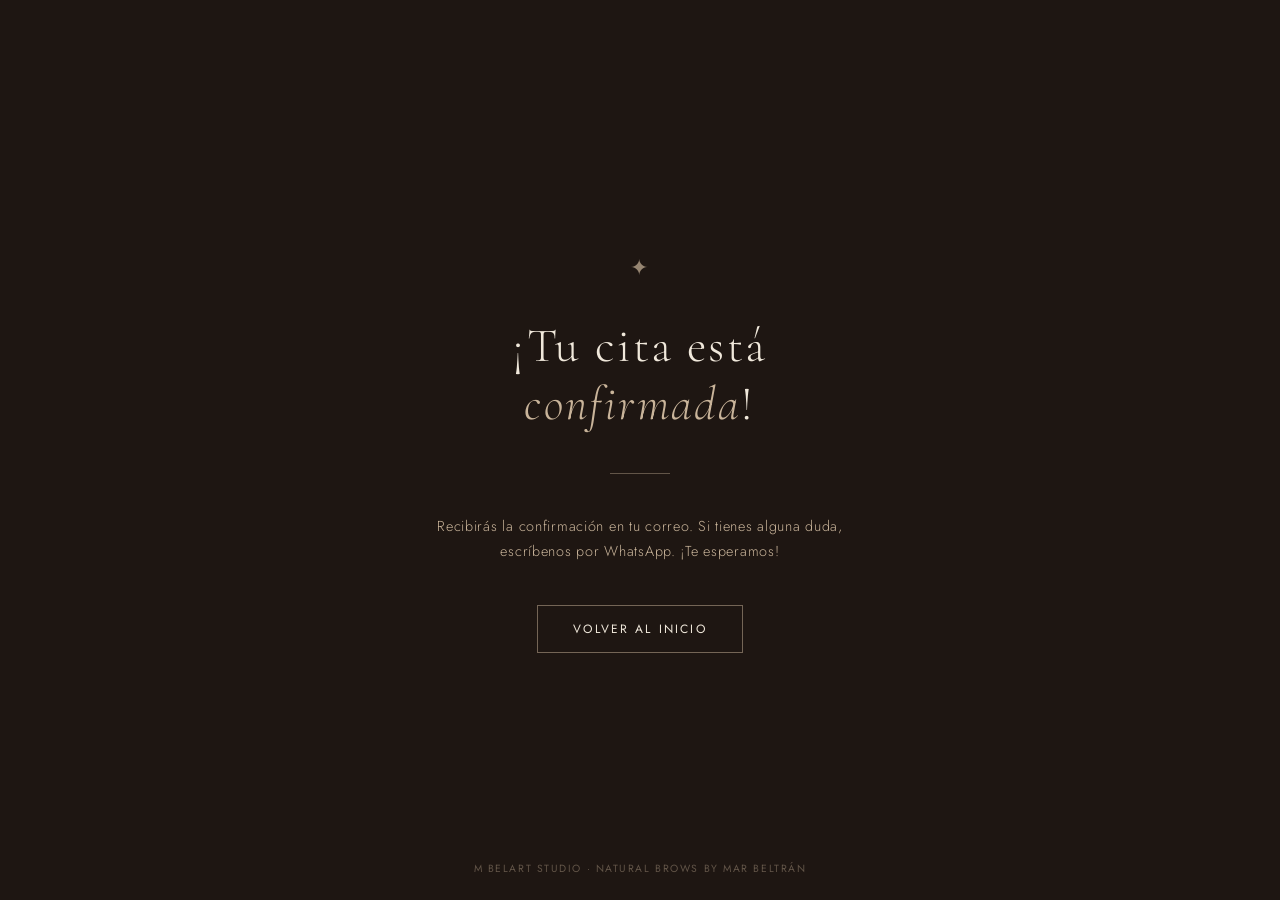
<file: confirmacion-cita.html>
<!DOCTYPE html>
<html lang="es-MX">
<head>
  <meta charset="UTF-8"/>
  <meta name="viewport" content="width=device-width, initial-scale=1.0"/>
  <title>Cita Confirmada · M Belart Studio</title>
  <meta name="robots" content="noindex, nofollow">

  <!-- ═══ GOOGLE TAG MANAGER ═══ -->
  <!-- Google Analytics 4 -->
  <script async src="https://www.googletagmanager.com/gtag/js?id=G-BQJDH7BFB0"></script>
  <script>
    window.dataLayer = window.dataLayer || [];
    function gtag(){dataLayer.push(arguments);}
    gtag('js', new Date());
    gtag('config', 'G-BQJDH7BFB0');
  </script>

  <script>window.dataLayer = window.dataLayer || [];</script>
  <script>(function(w,d,s,l,i){w[l]=w[l]||[];w[l].push({'gtm.start':
  new Date().getTime(),event:'gtm.js'});var f=d.getElementsByTagName(s)[0],
  j=d.createElement(s),dl=l!='dataLayer'?'&l='+l:'';j.async=true;j.src=
  'https://www.googletagmanager.com/gtm.js?id='+i+dl;f.parentNode.insertBefore(j,f);
  })(window,document,'script','dataLayer','GTM-NFVZSD25');</script>

  <link rel="preconnect" href="https://fonts.googleapis.com">
  <link rel="preconnect" href="https://fonts.gstatic.com" crossorigin>
  <link href="https://fonts.googleapis.com/css2?family=Cormorant+Garamond:ital,wght@0,300;0,400;1,300&family=Jost:wght@300;400;500&display=swap" rel="stylesheet"/>
  <link rel="icon" href="assets/fotos/favicon/favicon.ico" sizes="any">

  <style>
    *, *::before, *::after { margin: 0; padding: 0; box-sizing: border-box; }

    :root {
      --dark:  #1e1612;
      --cream: #f0e8db;
      --warm:  #c9b49a;
    }

    body {
      background: var(--dark);
      color: var(--cream);
      font-family: 'Jost', sans-serif;
      min-height: 100vh;
      display: flex;
      flex-direction: column;
      align-items: center;
      justify-content: center;
      padding: 2rem;
      text-align: center;
    }

    .ornament {
      font-size: 1.4rem;
      color: var(--warm);
      opacity: 0.7;
      margin-bottom: 1.8rem;
      animation: pulse 2.4s ease-in-out infinite;
    }

    @keyframes pulse {
      0%, 100% { opacity: 0.4; transform: scale(1); }
      50%       { opacity: 0.9; transform: scale(1.1); }
    }

    h1 {
      font-family: 'Cormorant Garamond', serif;
      font-weight: 300;
      font-size: clamp(2rem, 5vw, 3rem);
      letter-spacing: 0.05em;
      margin-bottom: 1rem;
    }

    h1 em { font-style: italic; color: var(--warm); }

    p {
      font-size: 0.9rem;
      font-weight: 300;
      color: var(--warm);
      letter-spacing: 0.05em;
      line-height: 1.8;
      max-width: 420px;
      margin-bottom: 2.5rem;
    }

    .divider {
      width: 60px;
      height: 1px;
      background: var(--warm);
      opacity: 0.4;
      margin: 1.5rem auto 2.5rem;
    }

    .btn {
      display: inline-block;
      padding: 0.85rem 2.2rem;
      border: 1px solid rgba(201,180,154,0.5);
      color: var(--cream);
      text-decoration: none;
      font-family: 'Jost', sans-serif;
      font-size: 0.75rem;
      font-weight: 400;
      letter-spacing: 0.18em;
      text-transform: uppercase;
      transition: background 0.3s, color 0.3s;
    }

    .btn:hover {
      background: var(--warm);
      color: var(--dark);
    }

    footer {
      position: fixed;
      bottom: 1.5rem;
      font-size: 0.65rem;
      letter-spacing: 0.15em;
      color: var(--warm);
      opacity: 0.4;
      text-transform: uppercase;
    }
  </style>
</head>
<body>

<!-- Google Tag Manager (noscript) -->
<noscript><iframe src="https://www.googletagmanager.com/ns.html?id=GTM-NFVZSD25"
height="0" width="0" style="display:none;visibility:hidden"></iframe></noscript>

<p class="ornament">✦</p>
<h1>¡Tu cita está<br><em>confirmada</em>!</h1>
<div class="divider"></div>
<p>Recibirás la confirmación en tu correo. Si tienes alguna duda, escríbenos por WhatsApp. ¡Te esperamos!</p>
<a href="/" class="btn">Volver al inicio</a>

<footer>M Belart Studio · Natural Brows by Mar Beltrán</footer>

<script>
  window.dataLayer = window.dataLayer || [];
  window.dataLayer.push({
    event: 'conversion',
    page_path: '/confirmacion-cita',
    page_title: 'Cita Confirmada'
  });
</script>

</body>
</html>
</file>
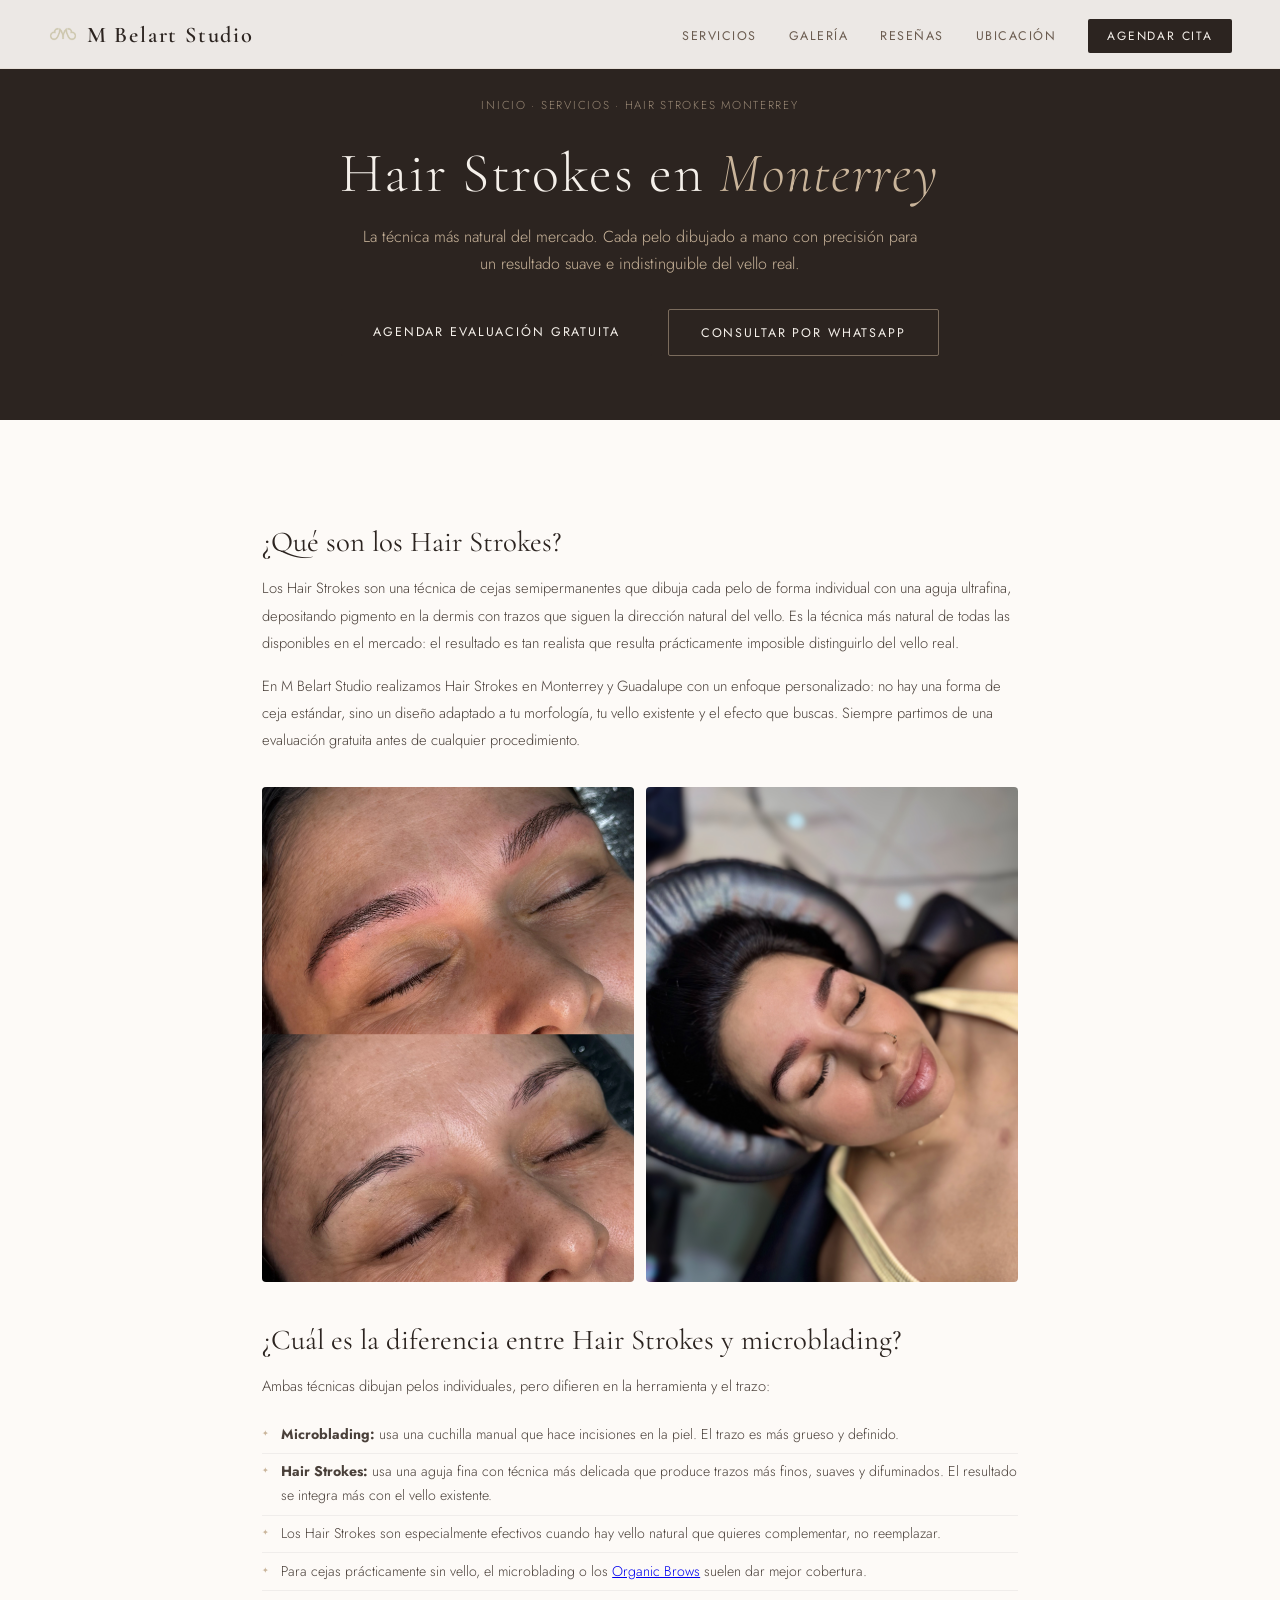
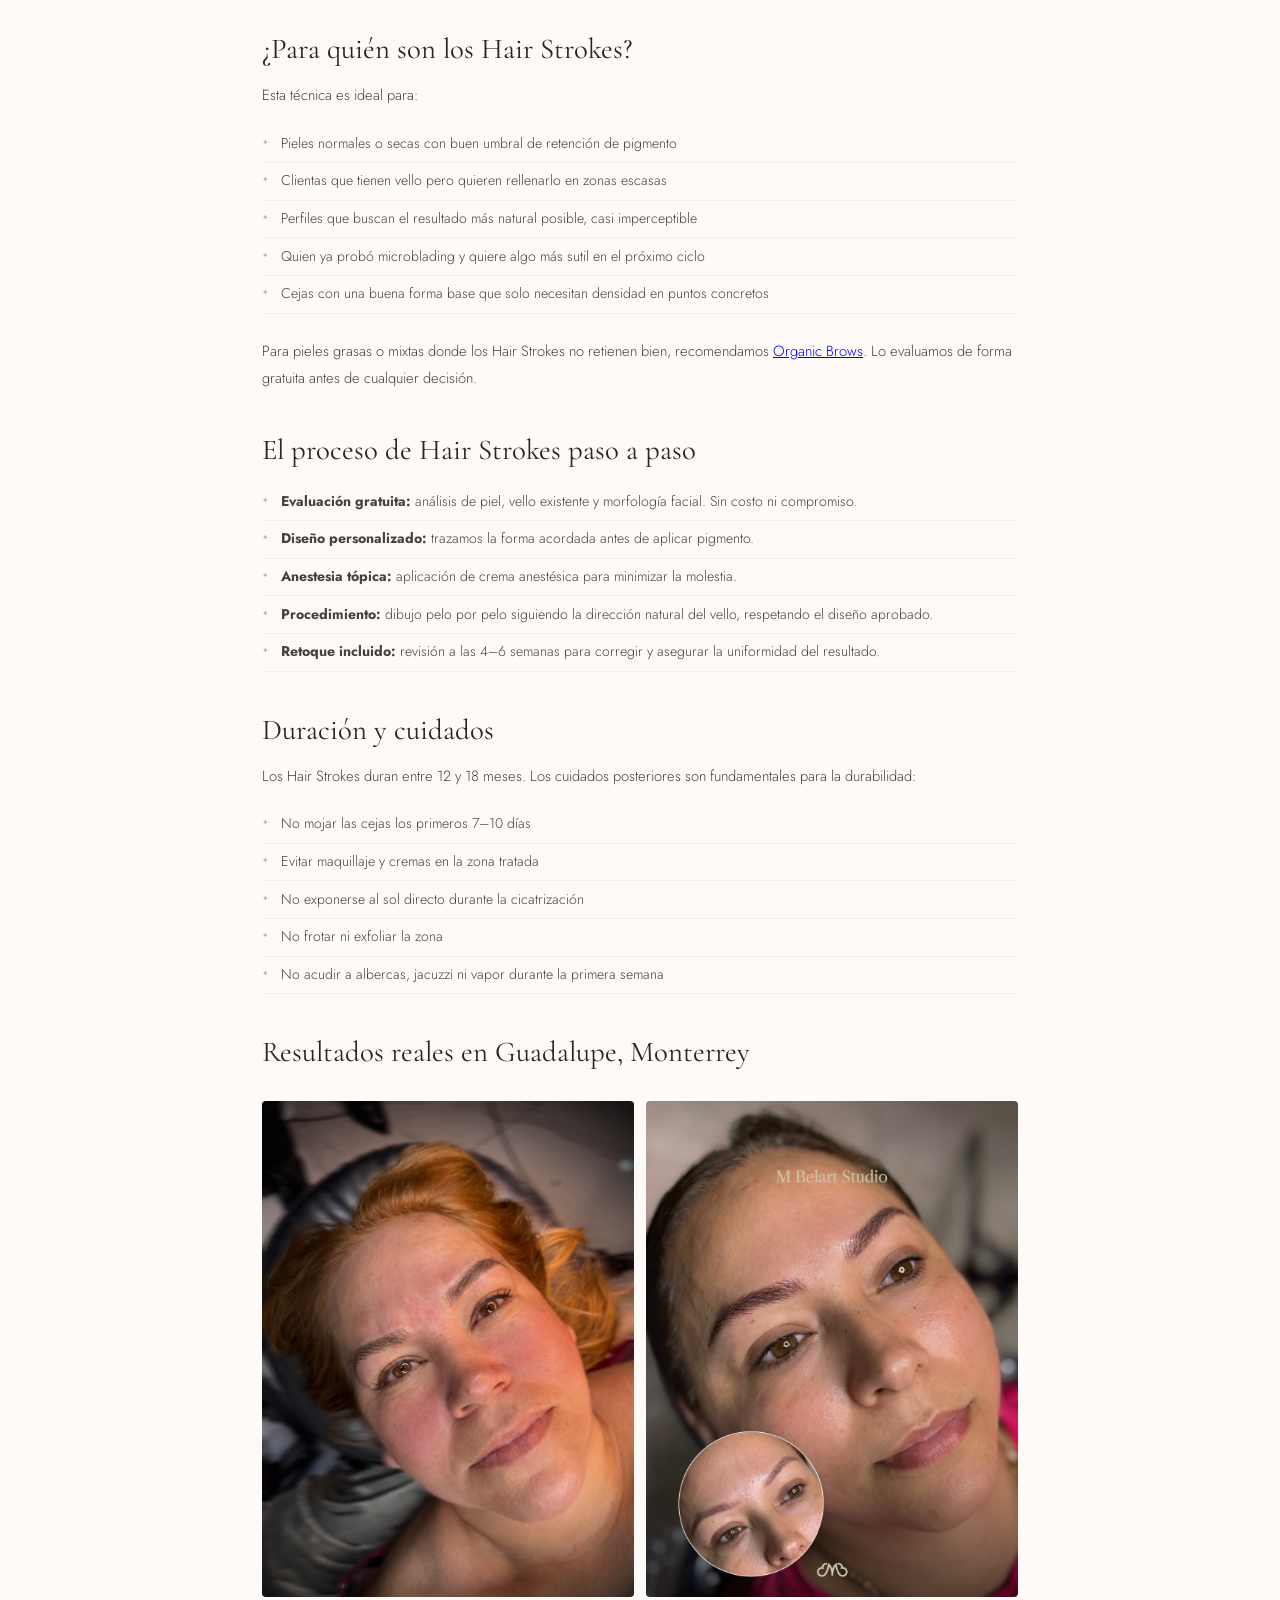
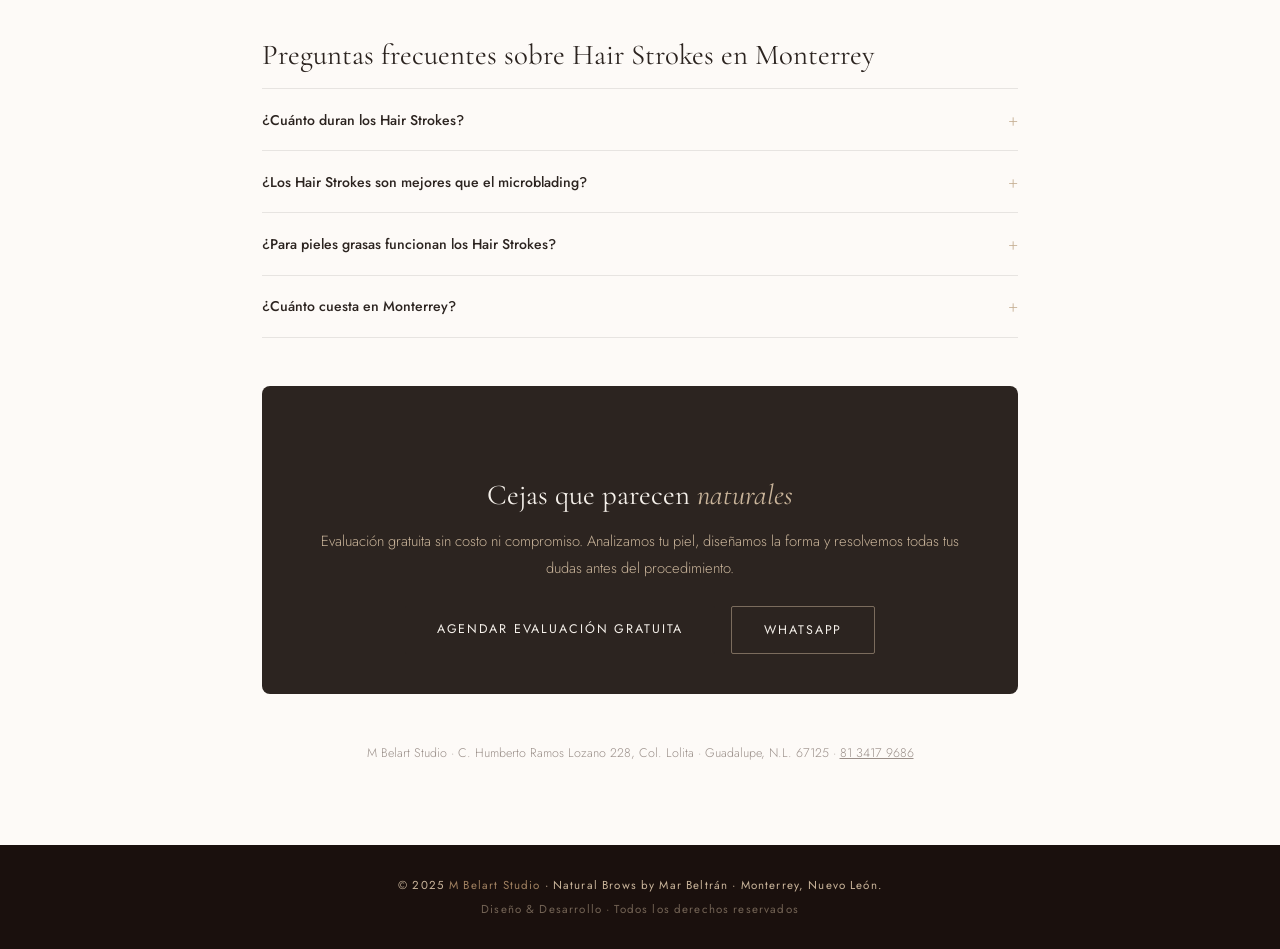
<file: hair-strokes-monterrey.html>
<!DOCTYPE html>
<html lang="es-MX">
<head>
  <meta charset="UTF-8"/>
  <meta name="viewport" content="width=device-width, initial-scale=1.0"/>
  <title>Hair Strokes en Monterrey · M Belart Studio | La Técnica Más Natural</title>
  <meta name="description" content="Hair Strokes en Monterrey: la técnica más natural de cejas semipermanentes. Cada pelo dibujado con precisión para un resultado suave e indistinguible del vello natural. M Belart Studio, Guadalupe N.L.">
  <meta name="robots" content="index, follow">
  <link rel="canonical" href="https://www.mbelartstudio.net/hair-strokes-monterrey.html">
  <meta property="og:type" content="website">
  <meta property="og:url" content="https://www.mbelartstudio.net/hair-strokes-monterrey.html">
  <meta property="og:title" content="Hair Strokes en Monterrey · M Belart Studio">
  <meta property="og:description" content="Hair Strokes: la técnica más natural de cejas semipermanentes en Monterrey. Cada pelo dibujado con precisión. Evaluación gratuita en Guadalupe, N.L.">
  <meta property="og:image" content="https://www.mbelartstudio.net/assets/fotos/hair-strokes/A9DD7B2B-D12A-4B8A-B385-DEE51C43B610.jpeg">
  <link rel="preconnect" href="https://www.googletagmanager.com">
  <link rel="preconnect" href="https://fonts.googleapis.com">
  <link rel="preconnect" href="https://fonts.gstatic.com" crossorigin>
  <link rel="stylesheet" href="style.css">
  <link href="https://fonts.googleapis.com/css2?family=Cormorant+Garamond:ital,wght@0,300;0,400;0,600;1,300;1,400&family=Jost:wght@300;400;500&display=swap" rel="stylesheet"/>
  <link rel="icon" href="assets/fotos/favicon/favicon.ico" sizes="any">

  <!-- Google Analytics 4 -->
  <script async src="https://www.googletagmanager.com/gtag/js?id=G-BQJDH7BFB0"></script>
  <script>
    window.dataLayer = window.dataLayer || [];
    function gtag(){dataLayer.push(arguments);}
    gtag("js", new Date());
    gtag("config", "G-BQJDH7BFB0");
  </script>

  <!-- GTM -->
  <script>window.dataLayer = window.dataLayer || [];</script>
  <script>(function(w,d,s,l,i){w[l]=w[l]||[];w[l].push({'gtm.start':
  new Date().getTime(),event:'gtm.js'});var f=d.getElementsByTagName(s)[0],
  j=d.createElement(s),dl=l!='dataLayer'?'&l='+l:'';j.async=true;j.src=
  'https://www.googletagmanager.com/gtm.js?id='+i+dl;f.parentNode.insertBefore(j,f);
  })(window,document,'script','dataLayer','GTM-NFVZSD25');</script>

  <!-- Schema Service -->
  <script type="application/ld+json">
  {
    "@context": "https://schema.org",
    "@type": "Service",
    "name": "Hair Strokes en Monterrey",
    "description": "Hair Strokes es la técnica de cejas semipermanentes más natural disponible en Monterrey. Cada pelo dibujado a mano con precisión para un efecto suave e indistinguible del vello real.",
    "provider": {
      "@type": "BeautySalon",
      "name": "M Belart Studio",
      "url": "https://www.mbelartstudio.net",
      "telephone": "+52-81-3417-9686",
      "address": {
        "@type": "PostalAddress",
        "streetAddress": "C. Humberto Ramos Lozano 228, Col. Lolita",
        "addressLocality": "Guadalupe",
        "addressRegion": "Nuevo León",
        "postalCode": "67125",
        "addressCountry": "MX"
      }
    },
    "areaServed": [
      { "@type": "City", "name": "Monterrey" },
      { "@type": "City", "name": "Guadalupe" }
    ]
  }
  </script>

  <style>
    .landing-hero { background: var(--dark); padding: 6rem 2rem 4rem; text-align: center; }
    .landing-hero .breadcrumb { font-family: 'Jost', sans-serif; font-size: 0.72rem; letter-spacing: 0.15em; text-transform: uppercase; color: var(--warm); opacity: 0.7; margin-bottom: 1.5rem; }
    .landing-hero .breadcrumb a { color: inherit; text-decoration: none; }
    .landing-hero h1 { font-family: 'Cormorant Garamond', serif; font-weight: 300; font-size: clamp(2.2rem, 5vw, 3.5rem); color: var(--cream); letter-spacing: 0.03em; margin-bottom: 1rem; line-height: 1.2; }
    .landing-hero h1 em { font-style: italic; color: var(--warm); }
    .landing-hero p { font-family: 'Jost', sans-serif; font-weight: 300; font-size: 1rem; color: var(--warm); max-width: 560px; margin: 0 auto 2rem; line-height: 1.7; }
    .landing-content { max-width: 820px; margin: 0 auto; padding: 4rem 2rem; }
    .landing-content h2 { font-family: 'Cormorant Garamond', serif; font-weight: 400; font-size: 1.8rem; color: var(--dark); margin: 2.5rem 0 1rem; }
    .landing-content p { font-family: 'Jost', sans-serif; font-weight: 300; font-size: 0.92rem; line-height: 1.85; color: #4a403a; margin-bottom: 1rem; }
    .landing-content ul { list-style: none; margin: 1rem 0 1.5rem; }
    .landing-content ul li { font-family: 'Jost', sans-serif; font-size: 0.88rem; font-weight: 300; color: #4a403a; line-height: 1.7; padding: 0.4rem 0 0.4rem 1.2rem; position: relative; border-bottom: 1px solid rgba(44,36,32,0.06); }
    .landing-content ul li::before { content: '✦'; position: absolute; left: 0; font-size: 0.5rem; top: 0.65rem; color: var(--warm); }
    .gallery-row { display: grid; grid-template-columns: repeat(2, 1fr); gap: 0.8rem; margin: 2rem 0; }
    .gallery-row img { width: 100%; aspect-ratio: 3/4; object-fit: cover; border-radius: 4px; }
    .cta-box { background: var(--dark); border-radius: 8px; padding: 2.5rem; text-align: center; margin: 3rem 0; }
    .cta-box p { color: var(--warm); margin-bottom: 1.5rem; }
    .faq-list { margin: 1rem 0; }
    .faq-item { border-bottom: 1px solid rgba(44,36,32,0.1); }
    .faq-item:first-child { border-top: 1px solid rgba(44,36,32,0.1); }
    .faq-question { list-style: none; padding: 1.1rem 0; font-family: 'Jost', sans-serif; font-size: 0.88rem; font-weight: 500; color: var(--dark); cursor: pointer; display: flex; justify-content: space-between; align-items: center; gap: 1rem; }
    .faq-question::-webkit-details-marker { display: none; }
    .faq-question::after { content: '+'; font-size: 1.1rem; font-weight: 300; color: var(--warm); flex-shrink: 0; transition: transform 0.3s; }
    details[open] .faq-question::after { transform: rotate(45deg); }
    .faq-answer { font-family: 'Jost', sans-serif; font-size: 0.84rem; font-weight: 300; color: #5a4f48; line-height: 1.8; padding-bottom: 1.1rem; }
    @media (max-width: 600px) { .gallery-row { grid-template-columns: 1fr; } .landing-content { padding: 3rem 1.2rem; } }
  </style>
</head>
<body>
<noscript><iframe src="https://www.googletagmanager.com/ns.html?id=GTM-NFVZSD25" height="0" width="0" style="display:none;visibility:hidden"></iframe></noscript>

<nav aria-label="Navegación principal">
  <a href="/" class="nav-logo">
    <img src="assets/fotos/favicon/favicon-96x96.png" alt="M Belart Studio" class="nav-logo-img">
    <span class="nav-logo-text">M Belart Studio</span>
  </a>
  <ul class="nav-links">
    <li><a href="/#servicios">Servicios</a></li>
    <li><a href="/#galeria">Galería</a></li>
    <li><a href="/#resenas">Reseñas</a></li>
    <li><a href="/#ubicacion">Ubicación</a></li>
    <li><a href="/#agenda" class="nav-cta">Agendar cita</a></li>
  </ul>
</nav>

<div class="landing-hero">
  <p class="breadcrumb"><a href="/">Inicio</a> · Servicios · Hair Strokes Monterrey</p>
  <h1>Hair Strokes en <em>Monterrey</em></h1>
  <p>La técnica más natural del mercado. Cada pelo dibujado a mano con precisión para un resultado suave e indistinguible del vello real.</p>
  <div style="display:flex;gap:1rem;justify-content:center;flex-wrap:wrap;">
    <a href="/#agenda" class="btn-primary">Agendar evaluación gratuita</a>
    <a href="http://wa.link/2m17bl" target="_blank" class="btn-outline" style="border-color:rgba(201,180,154,0.5);color:var(--cream);">Consultar por WhatsApp</a>
  </div>
</div>

<main class="landing-content">

  <h2>¿Qué son los Hair Strokes?</h2>
  <p>Los Hair Strokes son una técnica de cejas semipermanentes que dibuja cada pelo de forma individual con una aguja ultrafina, depositando pigmento en la dermis con trazos que siguen la dirección natural del vello. Es la técnica más natural de todas las disponibles en el mercado: el resultado es tan realista que resulta prácticamente imposible distinguirlo del vello real.</p>
  <p>En M Belart Studio realizamos Hair Strokes en Monterrey y Guadalupe con un enfoque personalizado: no hay una forma de ceja estándar, sino un diseño adaptado a tu morfología, tu vello existente y el efecto que buscas. Siempre partimos de una evaluación gratuita antes de cualquier procedimiento.</p>

  <div class="gallery-row">
    <img src="assets/fotos/hair-strokes/A9DD7B2B-D12A-4B8A-B385-DEE51C43B610.jpeg" alt="Hair Strokes resultado natural Monterrey · M Belart Studio" loading="lazy">
    <img src="assets/fotos/hair-strokes/C1AD0DA0-AE94-4E69-80A7-B053D3AD68C1.jpeg" alt="Cejas Hair Strokes semipermanentes Guadalupe N.L. · M Belart Studio" loading="lazy">
  </div>

  <h2>¿Cuál es la diferencia entre Hair Strokes y microblading?</h2>
  <p>Ambas técnicas dibujan pelos individuales, pero difieren en la herramienta y el trazo:</p>
  <ul>
    <li><strong>Microblading:</strong> usa una cuchilla manual que hace incisiones en la piel. El trazo es más grueso y definido.</li>
    <li><strong>Hair Strokes:</strong> usa una aguja fina con técnica más delicada que produce trazos más finos, suaves y difuminados. El resultado se integra más con el vello existente.</li>
    <li>Los Hair Strokes son especialmente efectivos cuando hay vello natural que quieres complementar, no reemplazar.</li>
    <li>Para cejas prácticamente sin vello, el microblading o los <a href="/organic-brows-monterrey.html">Organic Brows</a> suelen dar mejor cobertura.</li>
  </ul>

  <h2>¿Para quién son los Hair Strokes?</h2>
  <p>Esta técnica es ideal para:</p>
  <ul>
    <li>Pieles normales o secas con buen umbral de retención de pigmento</li>
    <li>Clientas que tienen vello pero quieren rellenarlo en zonas escasas</li>
    <li>Perfiles que buscan el resultado más natural posible, casi imperceptible</li>
    <li>Quien ya probó microblading y quiere algo más sutil en el próximo ciclo</li>
    <li>Cejas con una buena forma base que solo necesitan densidad en puntos concretos</li>
  </ul>
  <p>Para pieles grasas o mixtas donde los Hair Strokes no retienen bien, recomendamos <a href="/organic-brows-monterrey.html">Organic Brows</a>. Lo evaluamos de forma gratuita antes de cualquier decisión.</p>

  <h2>El proceso de Hair Strokes paso a paso</h2>
  <ul>
    <li><strong>Evaluación gratuita:</strong> análisis de piel, vello existente y morfología facial. Sin costo ni compromiso.</li>
    <li><strong>Diseño personalizado:</strong> trazamos la forma acordada antes de aplicar pigmento.</li>
    <li><strong>Anestesia tópica:</strong> aplicación de crema anestésica para minimizar la molestia.</li>
    <li><strong>Procedimiento:</strong> dibujo pelo por pelo siguiendo la dirección natural del vello, respetando el diseño aprobado.</li>
    <li><strong>Retoque incluido:</strong> revisión a las 4–6 semanas para corregir y asegurar la uniformidad del resultado.</li>
  </ul>

  <h2>Duración y cuidados</h2>
  <p>Los Hair Strokes duran entre 12 y 18 meses. Los cuidados posteriores son fundamentales para la durabilidad:</p>
  <ul>
    <li>No mojar las cejas los primeros 7–10 días</li>
    <li>Evitar maquillaje y cremas en la zona tratada</li>
    <li>No exponerse al sol directo durante la cicatrización</li>
    <li>No frotar ni exfoliar la zona</li>
    <li>No acudir a albercas, jacuzzi ni vapor durante la primera semana</li>
  </ul>

  <h2>Resultados reales en Guadalupe, Monterrey</h2>
  <div class="gallery-row">
    <img src="assets/fotos/hair-strokes/0CA0B29D-40AF-48CD-8D55-A5E8ACE8EBE2.jpeg" alt="Antes y después Hair Strokes Monterrey · M Belart Studio" loading="lazy">
    <img src="assets/fotos/hair-strokes/FCA290E0-A054-4D60-9EAF-83ADA0099327.jpeg" alt="Hair Strokes cejas naturales Guadalupe Nuevo León · M Belart Studio" loading="lazy">
  </div>

  <h2>Preguntas frecuentes sobre Hair Strokes en Monterrey</h2>
  <div class="faq-list">
    <details class="faq-item">
      <summary class="faq-question">¿Cuánto duran los Hair Strokes?</summary>
      <p class="faq-answer">Entre 12 y 18 meses según el tipo de piel, los cuidados y la exposición solar. En pieles normales o secas bien cuidadas el pigmento puede durar hasta los 18 meses con buena retención.</p>
    </details>
    <details class="faq-item">
      <summary class="faq-question">¿Los Hair Strokes son mejores que el microblading?</summary>
      <p class="faq-answer">No hay una técnica universalmente "mejor" — depende de tu piel y el resultado que buscas. Los Hair Strokes producen trazos más finos y suaves; el microblading, trazos más definidos. En la evaluación gratuita te recomendamos la que mejor se adapta a ti.</p>
    </details>
    <details class="faq-item">
      <summary class="faq-question">¿Para pieles grasas funcionan los Hair Strokes?</summary>
      <p class="faq-answer">En pieles muy grasas los trazos finos pueden perder definición más rápido. En esos casos recomendamos Organic Brows o una combinación de técnicas. Lo determinamos con el análisis de piel en la evaluación gratuita.</p>
    </details>
    <details class="faq-item">
      <summary class="faq-question">¿Cuánto cuesta en Monterrey?</summary>
      <p class="faq-answer">El precio varía según el estado de las cejas y la técnica final recomendada. Ofrecemos evaluación y cotización gratuita sin compromiso. Contáctanos por WhatsApp o agenda directamente.</p>
    </details>
  </div>

  <div class="cta-box">
    <p class="section-label" style="color:var(--warm);">Da el primer paso</p>
    <h2 style="color:var(--cream);margin-top:0.5rem;">Cejas que parecen <em style="color:var(--warm);">naturales</em></h2>
    <p>Evaluación gratuita sin costo ni compromiso. Analizamos tu piel, diseñamos la forma y resolvemos todas tus dudas antes del procedimiento.</p>
    <div style="display:flex;gap:1rem;justify-content:center;flex-wrap:wrap;">
      <a href="/#agenda" class="btn-primary">Agendar evaluación gratuita</a>
      <a href="http://wa.link/2m17bl" target="_blank" class="btn-outline" style="border-color:rgba(201,180,154,0.5);color:var(--cream);">WhatsApp</a>
    </div>
  </div>

  <p style="text-align:center;font-size:0.78rem;color:#9a8f89;">
    M Belart Studio · C. Humberto Ramos Lozano 228, Col. Lolita · Guadalupe, N.L. 67125 · <a href="tel:528134179686" style="color:inherit;">81 3417 9686</a>
  </p>
</main>

<footer id="footer-section">
  <p>© 2025 <span>M Belart Studio</span> · Natural Brows by Mar Beltrán · Monterrey, Nuevo León.</p>
  <p style="margin-top:0.5rem;opacity:0.5;">Diseño &amp; Desarrollo · Todos los derechos reservados</p>
</footer>

<script>
  const nav = document.querySelector('nav');
  window.addEventListener('scroll', () => {
    if (window.scrollY > 60) nav.classList.add('scrolled');
    else nav.classList.remove('scrolled');
  }, { passive: true });
</script>
</body>
</html>
</file>
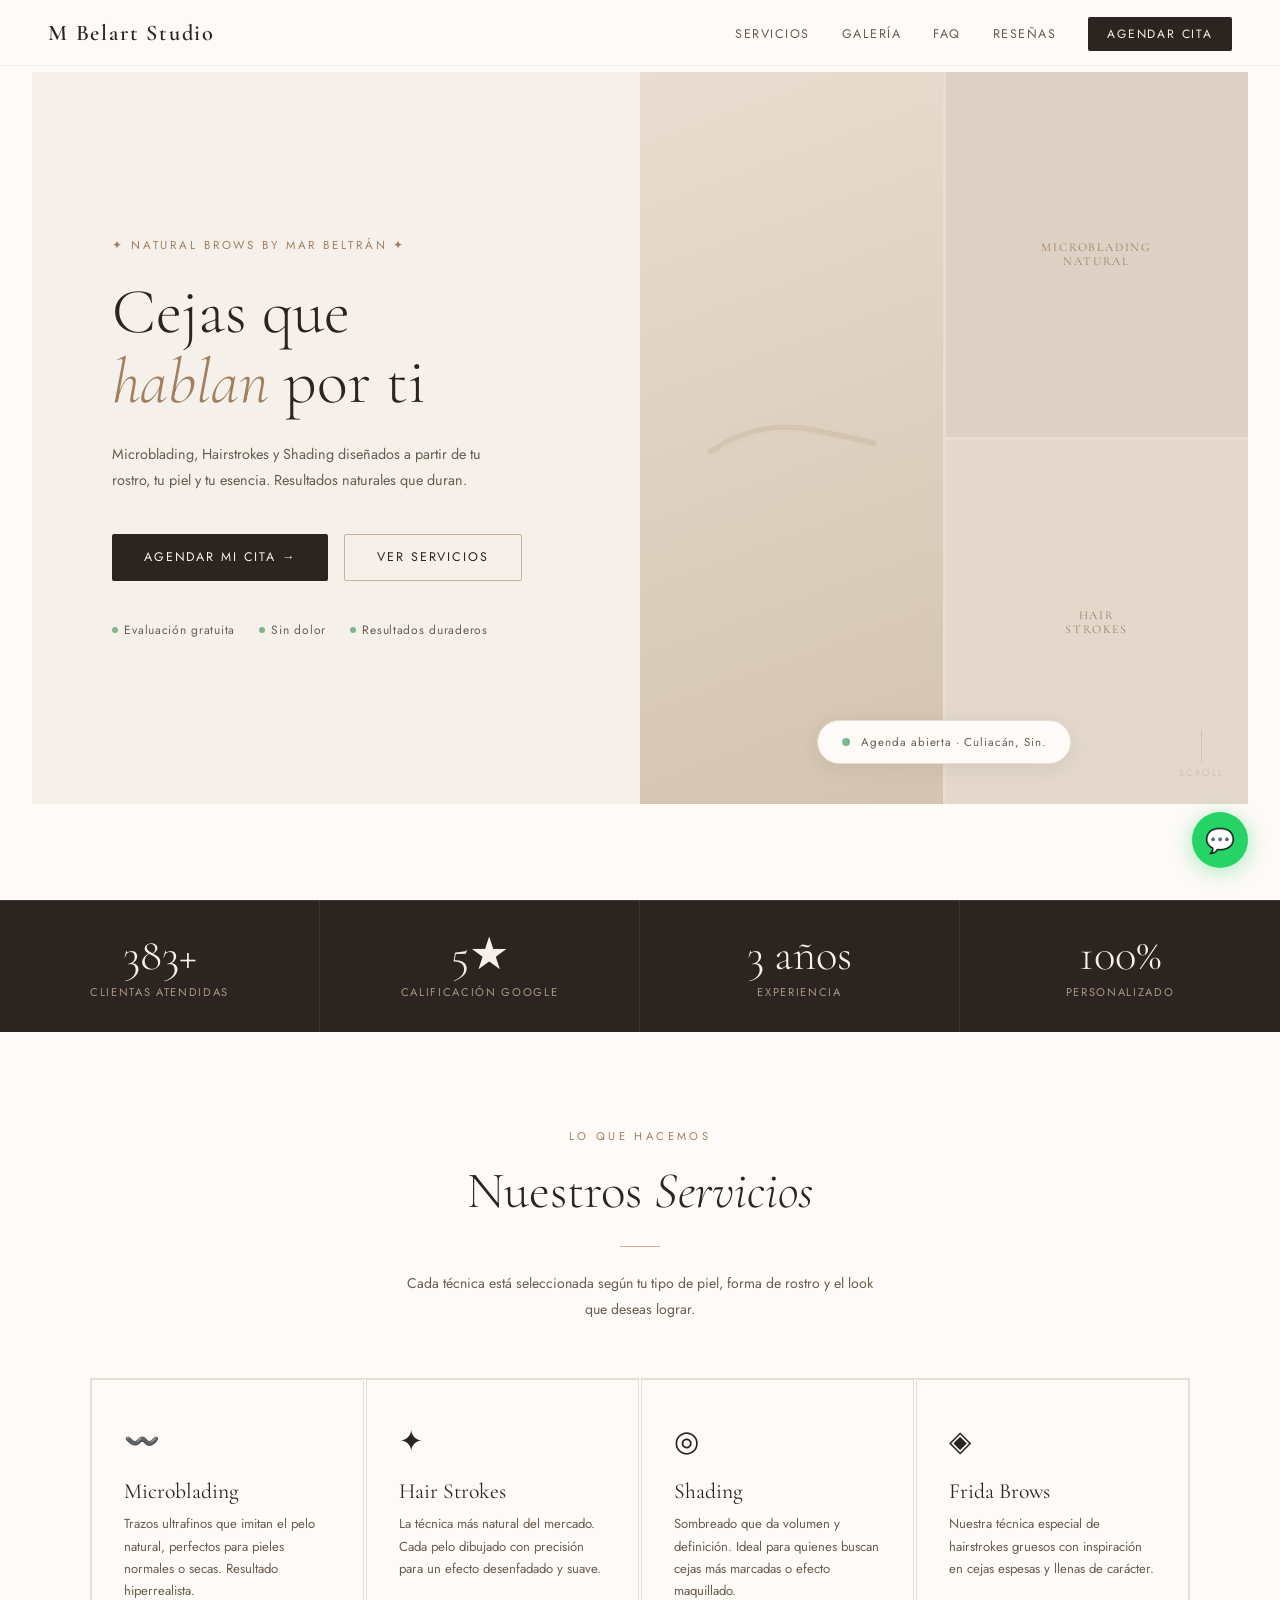
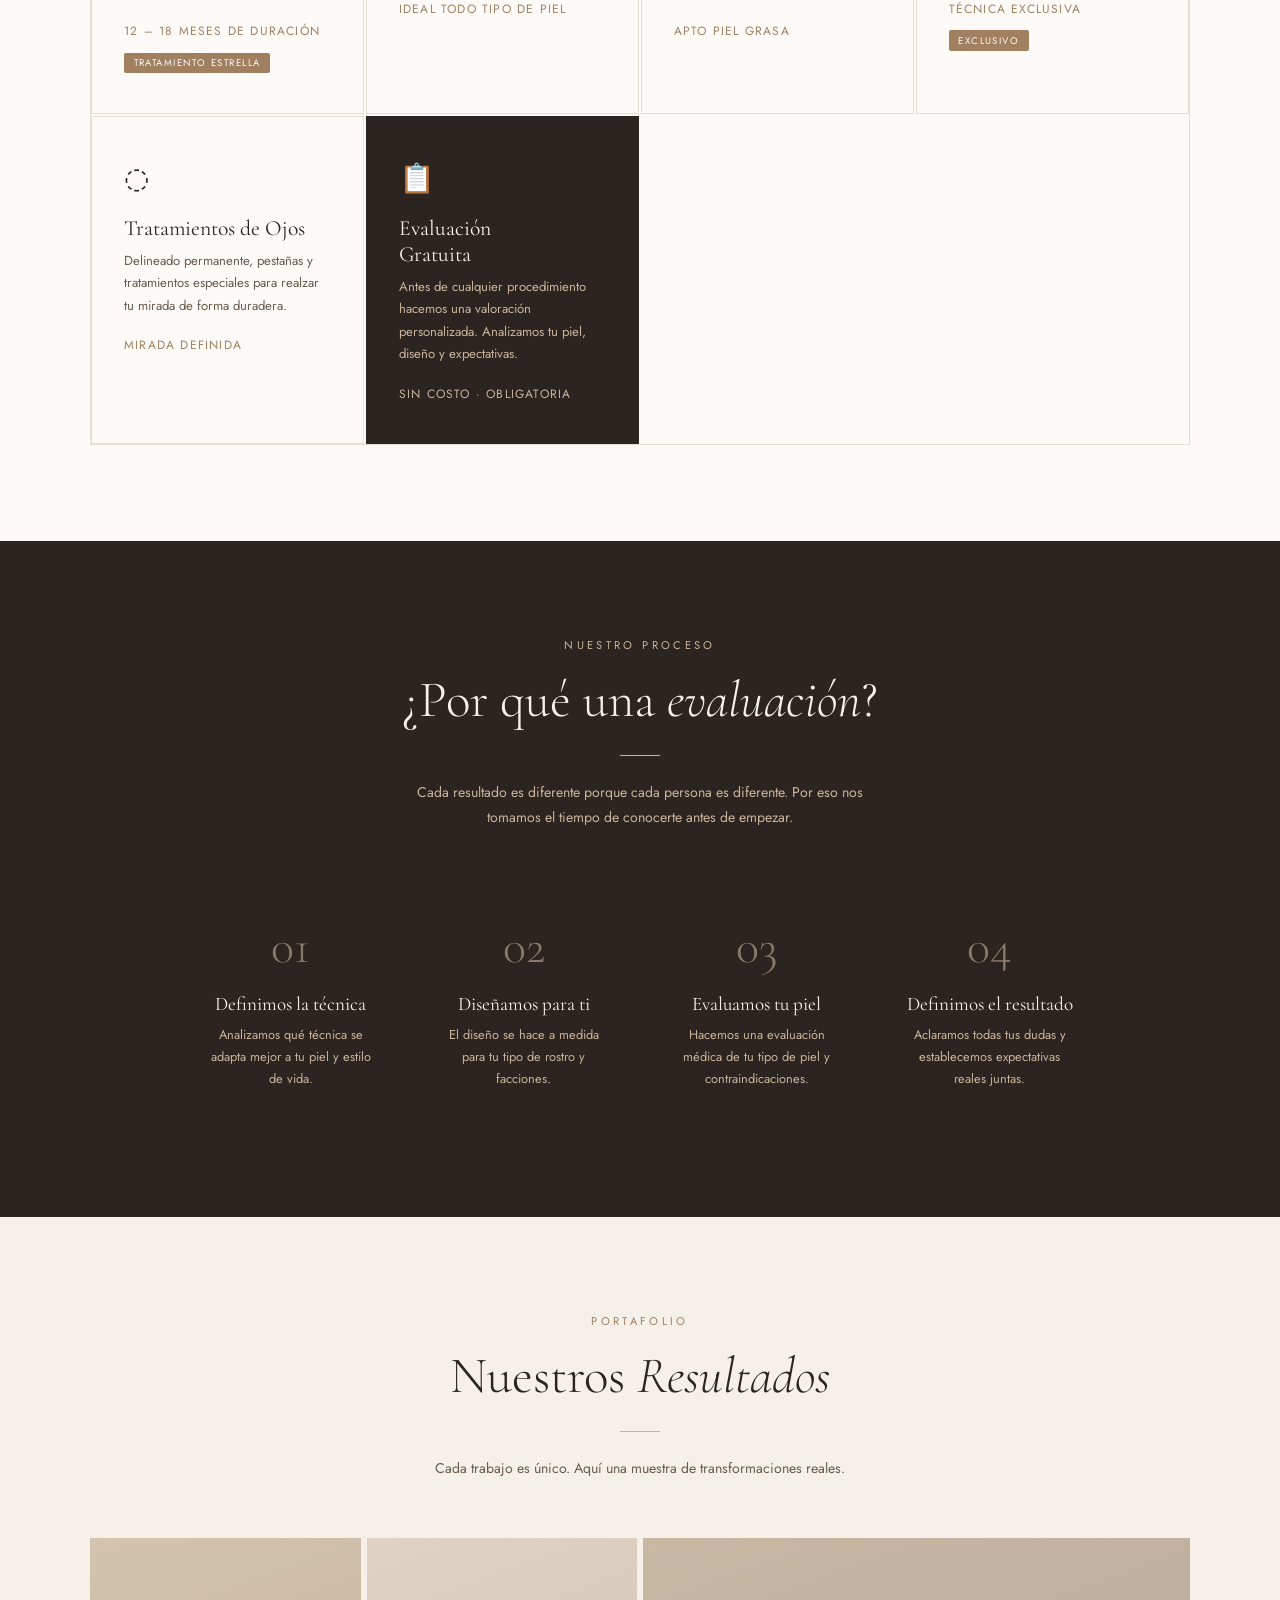
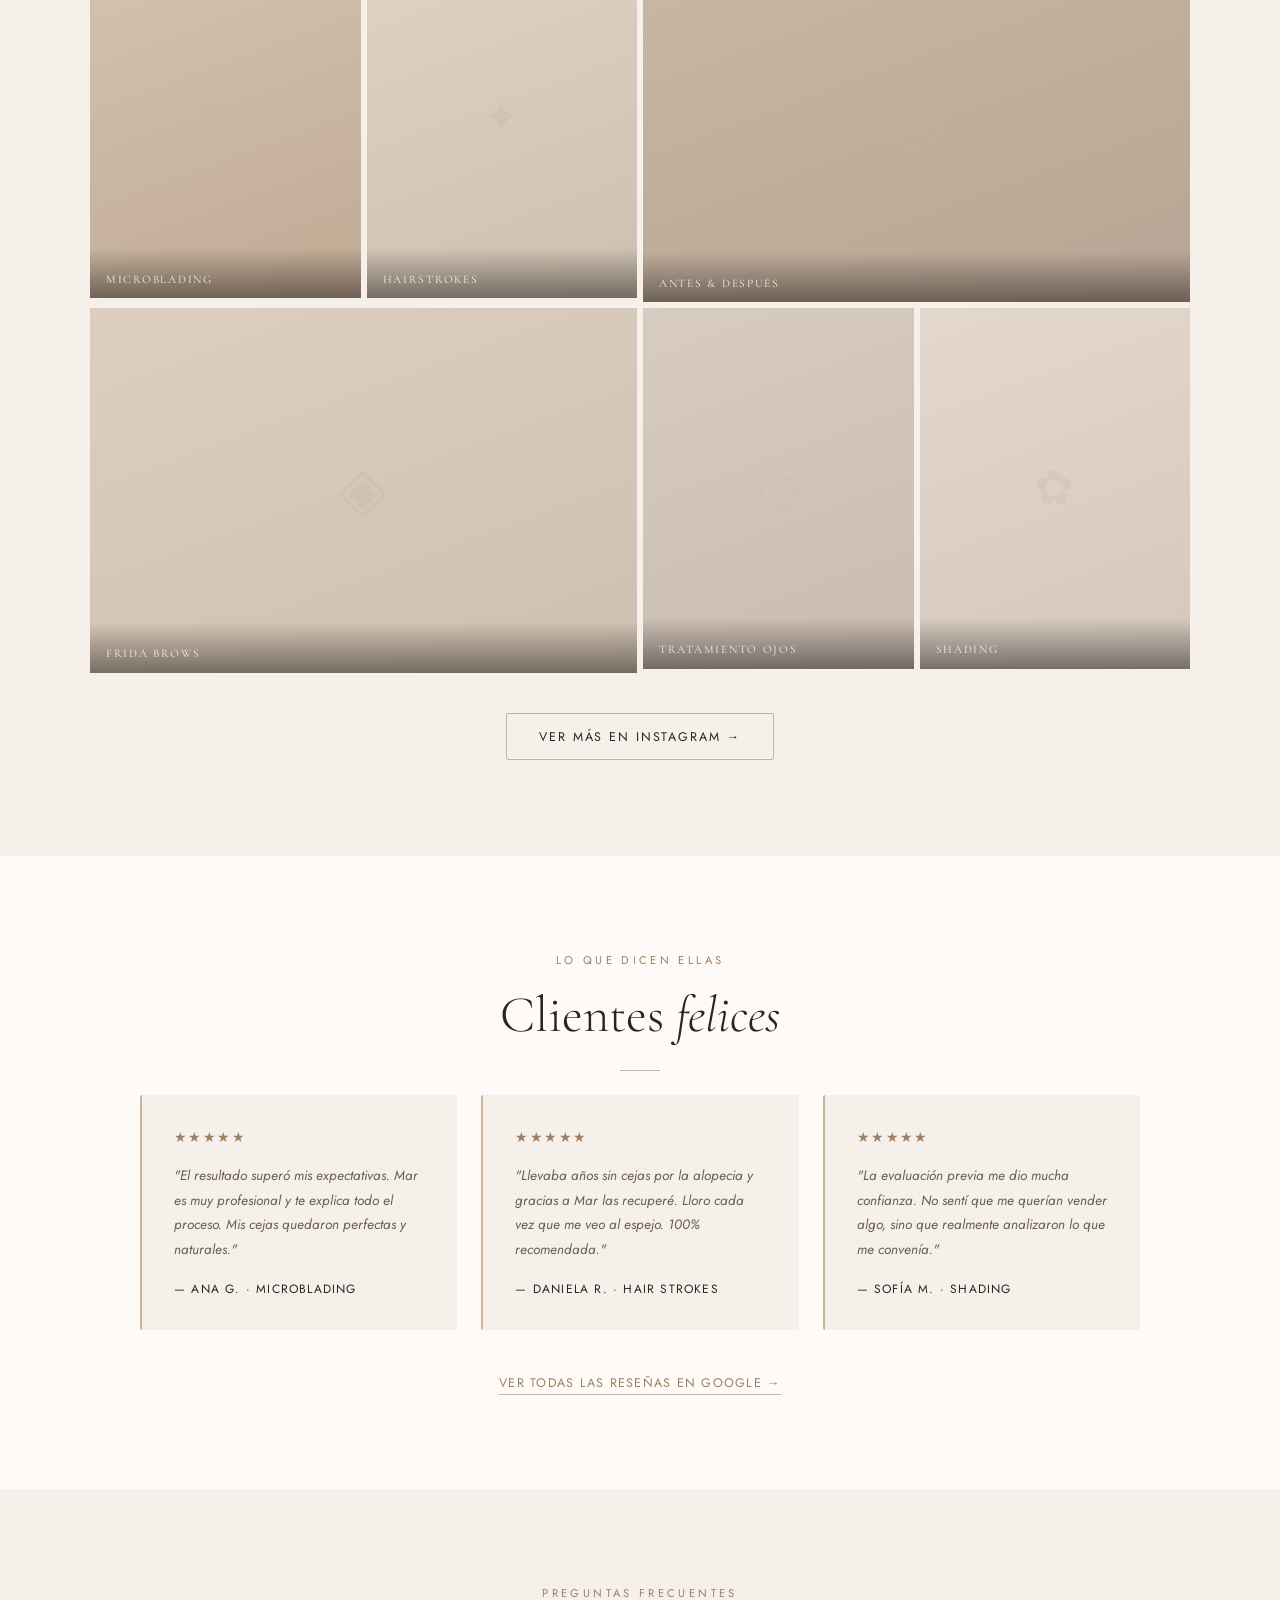
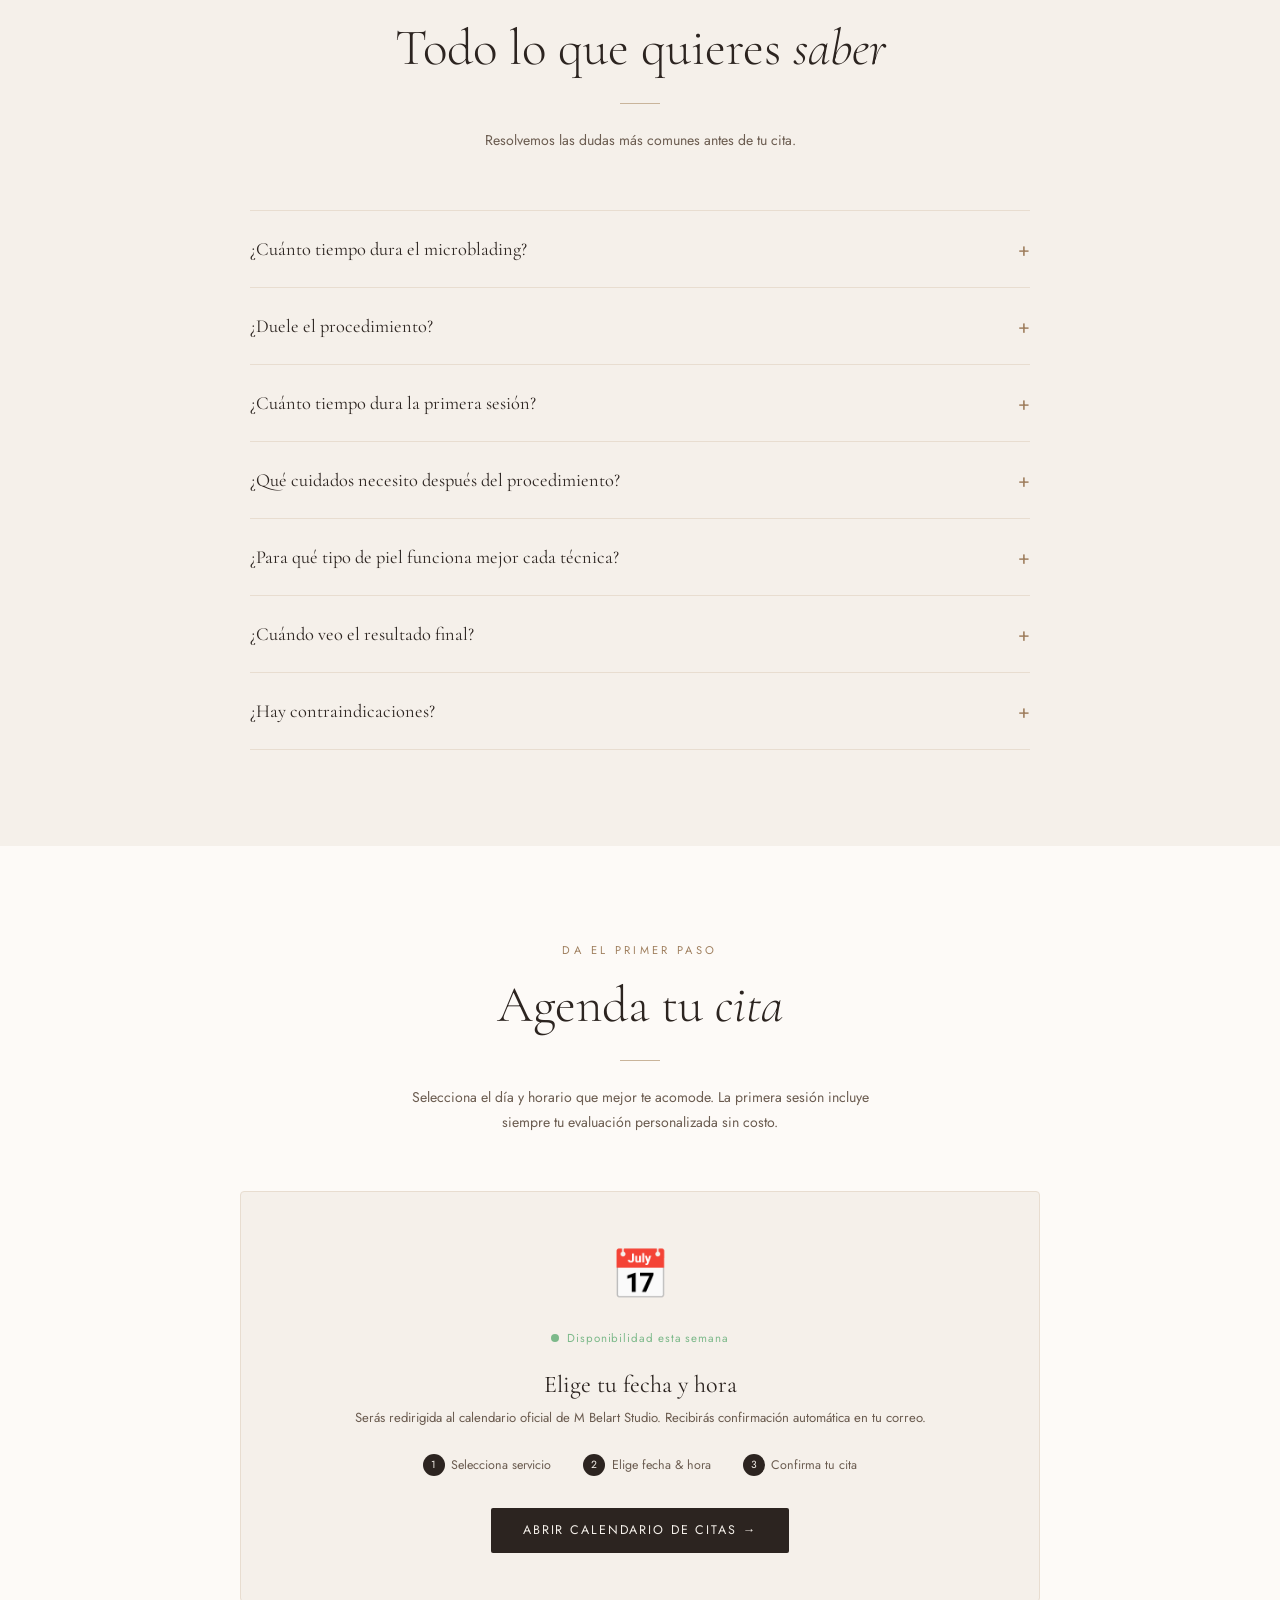
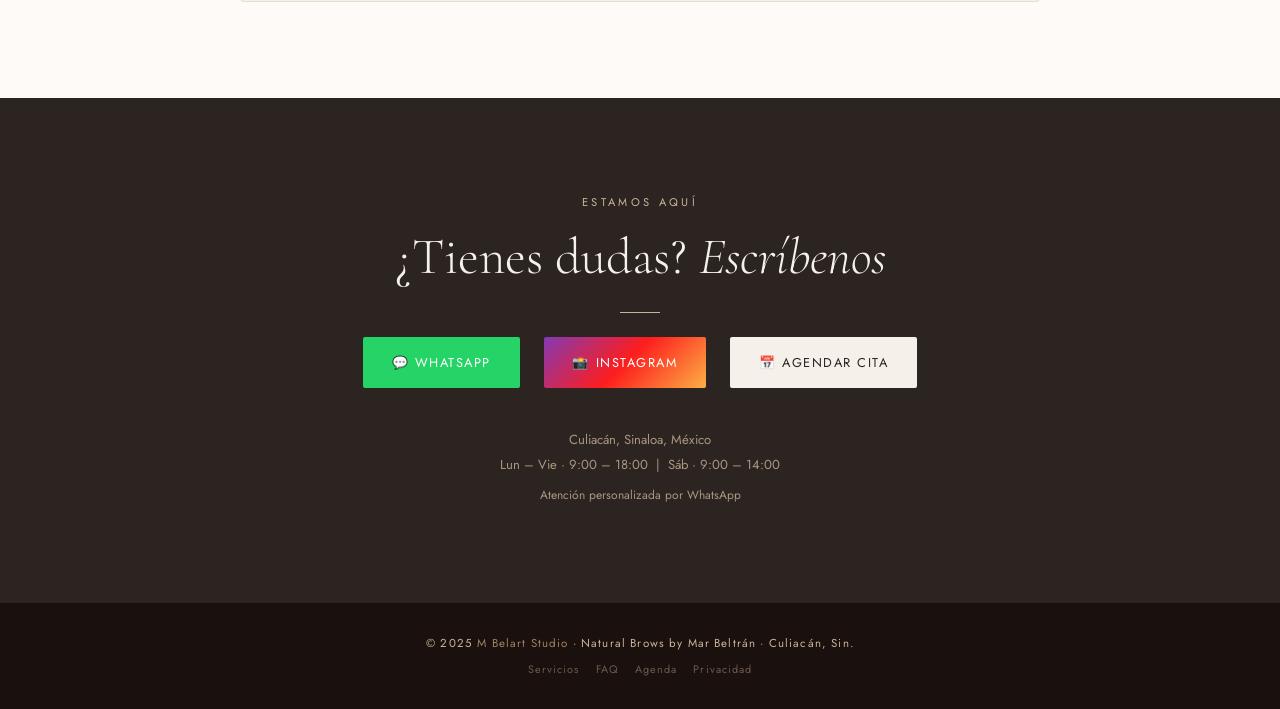
<file: mbelart-landing.html>
<!DOCTYPE html>
<html lang="es">
<head>
<meta charset="UTF-8"/>
<meta name="viewport" content="width=device-width, initial-scale=1.0"/>
<title>M Belart Studio — Microblading Natural | Culiacán, Sinaloa</title>

<!-- SEO -->
<meta name="description" content="Microblading, Hair Strokes y Shading natural en Culiacán por Mar Beltrán. Resultados duraderos y personalizados. Evaluación gratuita. ¡Agenda hoy!"/>
<meta name="keywords" content="microblading culiacán, hair strokes cejas, shading cejas, maquillaje semipermanente sinaloa, cejas naturales, M Belart Studio, Mar Beltrán"/>
<meta name="author" content="M Belart Studio"/>
<meta name="robots" content="index, follow"/>
<link rel="canonical" href="https://mbelartstudio.mx/"/>

<!-- Open Graph -->
<meta property="og:type" content="website"/>
<meta property="og:url" content="https://mbelartstudio.mx/"/>
<meta property="og:title" content="M Belart Studio — Microblading Natural en Culiacán"/>
<meta property="og:description" content="Cejas que hablan por ti. Microblading, Hair Strokes y Shading diseñados para tu rostro. Evaluación gratuita — agenda hoy."/>
<meta property="og:image" content="https://mbelartstudio.mx/og-image.jpg"/>
<meta property="og:locale" content="es_MX"/>
<meta name="twitter:card" content="summary_large_image"/>
<meta name="twitter:title" content="M Belart Studio — Microblading Natural"/>
<meta name="twitter:description" content="Cejas que hablan por ti. Microblading, Hair Strokes y Shading en Culiacán, Sinaloa."/>

<!-- Structured Data: Local Business -->
<script type="application/ld+json">
{
  "@context": "https://schema.org",
  "@type": "BeautySalon",
  "name": "M Belart Studio",
  "description": "Estudio especializado en microblading, hair strokes y tratamientos semipermanentes de cejas en Culiacán, Sinaloa.",
  "url": "https://mbelartstudio.mx",
  "telephone": "+52-XXXXXXXXXX",
  "image": "https://mbelartstudio.mx/og-image.jpg",
  "address": {
    "@type": "PostalAddress",
    "addressLocality": "Culiacán",
    "addressRegion": "Sinaloa",
    "addressCountry": "MX"
  },
  "openingHoursSpecification": [
    { "@type": "OpeningHoursSpecification", "dayOfWeek": ["Monday","Tuesday","Wednesday","Thursday","Friday"], "opens": "09:00", "closes": "18:00" },
    { "@type": "OpeningHoursSpecification", "dayOfWeek": "Saturday", "opens": "09:00", "closes": "14:00" }
  ],
  "priceRange": "$$",
  "sameAs": ["https://instagram.com/mbelartstudio.mx"]
}
</script>

<link rel="preconnect" href="https://fonts.googleapis.com"/>
<link rel="preconnect" href="https://fonts.gstatic.com" crossorigin/>
<link href="https://fonts.googleapis.com/css2?family=Cormorant+Garamond:ital,wght@0,300;0,400;0,600;1,300;1,400&family=Jost:wght@300;400;500&display=swap" rel="stylesheet"/>

<style>
  *, *::before, *::after { margin: 0; padding: 0; box-sizing: border-box; }

  :root {
    --cream: #f5f0ea;
    --beige: #e8ddd0;
    --warm: #c9b49a;
    --dark: #2c2420;
    --mid: #6b5c50;
    --accent: #a08060;
    --white: #fdfaf7;
    --green: #7cb98a;
  }

  html { scroll-behavior: smooth; }

  body {
    font-family: 'Jost', sans-serif;
    background: var(--white);
    color: var(--dark);
    overflow-x: hidden;
  }

  /* ── SCROLL REVEAL ─────────────────────────────── */
  .reveal {
    opacity: 0;
    transform: translateY(28px);
    transition: opacity 0.7s ease, transform 0.7s ease;
  }
  .reveal.visible { opacity: 1; transform: translateY(0); }
  .reveal-delay-1 { transition-delay: 0.1s; }
  .reveal-delay-2 { transition-delay: 0.2s; }
  .reveal-delay-3 { transition-delay: 0.3s; }
  .reveal-delay-4 { transition-delay: 0.4s; }

  /* ── NAV ───────────────────────────────────────── */
  nav {
    position: fixed; top: 0; left: 0; right: 0; z-index: 100;
    display: flex; justify-content: space-between; align-items: center;
    padding: 1.2rem 3rem;
    background: rgba(253,250,247,0.95);
    backdrop-filter: blur(10px);
    border-bottom: 1px solid rgba(201,180,154,0.2);
    transition: box-shadow 0.3s;
  }
  nav.scrolled { box-shadow: 0 2px 20px rgba(44,36,32,0.08); }
  .nav-logo {
    font-family: 'Cormorant Garamond', serif;
    font-size: 1.4rem; font-weight: 600; letter-spacing: 0.08em;
    color: var(--dark); text-decoration: none;
  }
  .nav-links { display: flex; gap: 2rem; list-style: none; align-items: center; }
  .nav-links a {
    font-size: 0.78rem; letter-spacing: 0.12em; text-transform: uppercase;
    color: var(--mid); text-decoration: none; transition: color 0.3s;
  }
  .nav-links a:hover { color: var(--dark); }
  .nav-cta {
    background: var(--dark); color: var(--cream) !important;
    padding: 0.5rem 1.2rem; border-radius: 2px;
    font-size: 0.75rem !important; letter-spacing: 0.15em !important;
    transition: background 0.3s !important;
  }
  .nav-cta:hover { background: var(--accent) !important; color: var(--white) !important; }

  /* hamburger */
  .nav-hamburger {
    display: none; flex-direction: column; gap: 5px;
    cursor: pointer; background: none; border: none; padding: 4px;
  }
  .nav-hamburger span {
    width: 24px; height: 1.5px; background: var(--dark);
    display: block; transition: all 0.3s;
    transform-origin: center;
  }
  .nav-hamburger.open span:nth-child(1) { transform: translateY(6.5px) rotate(45deg); }
  .nav-hamburger.open span:nth-child(2) { opacity: 0; transform: scaleX(0); }
  .nav-hamburger.open span:nth-child(3) { transform: translateY(-6.5px) rotate(-45deg); }

  /* ── HERO ──────────────────────────────────────── */
  .hero {
    min-height: 100vh;
    display: grid; grid-template-columns: 1fr 1fr;
    padding-top: 72px;
  }
  .hero-text {
    display: flex; flex-direction: column; justify-content: center;
    padding: 5rem 4rem 5rem 5rem;
    background: var(--cream);
  }
  .hero-eyebrow {
    font-size: 0.72rem; letter-spacing: 0.25em; text-transform: uppercase;
    color: var(--accent); margin-bottom: 1.5rem;
  }
  .hero-title {
    font-family: 'Cormorant Garamond', serif;
    font-size: clamp(3rem, 5vw, 5rem);
    font-weight: 300; line-height: 1.1;
    color: var(--dark); margin-bottom: 1.5rem;
  }
  .hero-title em { font-style: italic; color: var(--accent); }
  .hero-sub {
    font-size: 0.9rem; line-height: 1.8; color: var(--mid);
    max-width: 380px; margin-bottom: 2.5rem;
  }
  .hero-btns { display: flex; gap: 1rem; flex-wrap: wrap; margin-bottom: 2.5rem; }
  .btn-primary {
    background: var(--dark); color: var(--cream);
    padding: 0.85rem 2rem; border: none; border-radius: 2px;
    font-family: 'Jost', sans-serif; font-size: 0.78rem;
    letter-spacing: 0.15em; text-transform: uppercase;
    cursor: pointer; text-decoration: none;
    transition: background 0.3s, transform 0.2s;
    display: inline-flex; align-items: center; gap: 0.5rem;
  }
  .btn-primary:hover { background: var(--accent); transform: translateY(-1px); }
  .btn-outline {
    background: transparent; color: var(--dark);
    padding: 0.85rem 2rem; border: 1px solid var(--warm); border-radius: 2px;
    font-family: 'Jost', sans-serif; font-size: 0.78rem;
    letter-spacing: 0.15em; text-transform: uppercase;
    cursor: pointer; text-decoration: none; transition: all 0.3s;
    display: inline-flex; align-items: center; gap: 0.5rem;
  }
  .btn-outline:hover { background: var(--dark); color: var(--cream); border-color: var(--dark); transform: translateY(-1px); }

  .hero-trust {
    display: flex; gap: 1.5rem; flex-wrap: wrap;
  }
  .trust-item {
    display: flex; align-items: center; gap: 0.4rem;
    font-size: 0.75rem; color: var(--mid); letter-spacing: 0.06em;
  }
  .trust-dot { width: 6px; height: 6px; background: var(--green); border-radius: 50%; }

  .hero-image {
    position: relative; overflow: hidden;
    background: var(--beige);
  }
  .hero-image-grid {
    display: grid; grid-template-columns: 1fr 1fr; grid-template-rows: 1fr 1fr;
    height: 100%; gap: 3px;
  }
  .hero-img-cell {
    background: var(--beige);
    display: flex; align-items: center; justify-content: center;
    font-family: 'Cormorant Garamond', serif;
    font-size: 2rem; color: var(--warm); overflow: hidden;
  }
  .hero-img-cell.tall { grid-row: span 2; }
  .brow-svg { width: 60%; opacity: 0.3; }

  /* BADGE */
  .hero-badge {
    position: absolute; bottom: 2.5rem; left: 50%; transform: translateX(-50%);
    background: var(--white); border: 1px solid var(--beige);
    padding: 0.8rem 1.5rem; border-radius: 50px;
    display: flex; align-items: center; gap: 0.7rem;
    box-shadow: 0 4px 20px rgba(44,36,32,0.08);
    white-space: nowrap;
  }
  .badge-dot { width: 8px; height: 8px; background: var(--green); border-radius: 50%; animation: pulse 2s infinite; flex-shrink: 0; }
  @keyframes pulse { 0%,100%{opacity:1;transform:scale(1)} 50%{opacity:0.6;transform:scale(1.3)} }
  .badge-text { font-size: 0.72rem; letter-spacing: 0.08em; color: var(--mid); }

  /* scroll hint */
  .scroll-hint {
    position: absolute; bottom: 1.5rem; right: 1.5rem;
    display: flex; flex-direction: column; align-items: center; gap: 4px;
    font-size: 0.6rem; letter-spacing: 0.2em; text-transform: uppercase; color: var(--warm);
    opacity: 0.6;
  }
  .scroll-line {
    width: 1px; height: 32px; background: var(--warm);
    animation: scrollline 1.8s ease-in-out infinite;
  }
  @keyframes scrollline { 0%,100%{transform:scaleY(1);opacity:0.6} 50%{transform:scaleY(0.4);opacity:0.2} }

  /* ── STATS BAR ─────────────────────────────────── */
  .stats-bar {
    background: var(--dark);
    display: grid; grid-template-columns: repeat(4, 1fr);
    border-top: 1px solid rgba(201,180,154,0.15);
  }
  .stat-item {
    padding: 2rem 1.5rem;
    text-align: center;
    border-right: 1px solid rgba(201,180,154,0.12);
  }
  .stat-item:last-child { border-right: none; }
  .stat-num {
    font-family: 'Cormorant Garamond', serif;
    font-size: clamp(2rem, 3.5vw, 3rem); font-weight: 300;
    color: var(--cream); line-height: 1; margin-bottom: 0.4rem;
  }
  .stat-label {
    font-size: 0.7rem; letter-spacing: 0.15em; text-transform: uppercase;
    color: var(--warm); opacity: 0.8;
  }

  /* ── SECTION BASE ──────────────────────────────── */
  section { padding: 6rem 2rem; }
  .section-label {
    font-size: 0.7rem; letter-spacing: 0.3em; text-transform: uppercase;
    color: var(--accent); margin-bottom: 1rem; text-align: center;
  }
  .section-title {
    font-family: 'Cormorant Garamond', serif;
    font-size: clamp(2rem, 4vw, 3.2rem); font-weight: 300;
    text-align: center; color: var(--dark); margin-bottom: 1rem;
  }
  .section-title em { font-style: italic; }
  .section-sub {
    font-size: 0.88rem; color: var(--mid); text-align: center;
    max-width: 480px; margin: 0 auto 3.5rem; line-height: 1.8;
  }
  .divider { width: 40px; height: 1px; background: var(--warm); margin: 1.5rem auto; }

  /* ── SERVICES ──────────────────────────────────── */
  #servicios { background: var(--white); }
  .services-grid {
    display: grid; grid-template-columns: repeat(auto-fit, minmax(220px, 1fr));
    gap: 1.5px; max-width: 1100px; margin: 0 auto;
    border: 1.5px solid var(--beige);
  }
  .service-card {
    background: var(--white); padding: 2.5rem 2rem;
    border: 1.5px solid var(--beige);
    transition: background 0.3s, transform 0.3s, box-shadow 0.3s;
    cursor: default;
  }
  .service-card:hover {
    background: var(--cream);
    transform: translateY(-3px);
    box-shadow: 0 8px 30px rgba(44,36,32,0.08);
    z-index: 1; position: relative;
  }
  .service-icon { font-size: 1.8rem; margin-bottom: 1rem; }
  .service-name {
    font-family: 'Cormorant Garamond', serif;
    font-size: 1.35rem; font-weight: 400; color: var(--dark);
    margin-bottom: 0.6rem;
  }
  .service-desc { font-size: 0.82rem; color: var(--mid); line-height: 1.7; }
  .service-price {
    margin-top: 1.2rem; font-size: 0.75rem; letter-spacing: 0.1em;
    color: var(--accent); text-transform: uppercase;
  }
  .service-badge {
    display: inline-block; margin-top: 0.8rem;
    background: var(--accent); color: var(--white);
    font-size: 0.6rem; letter-spacing: 0.15em; text-transform: uppercase;
    padding: 0.2rem 0.6rem; border-radius: 2px;
  }

  /* ── EVALUACIÓN ────────────────────────────────── */
  #evaluacion { background: var(--dark); color: var(--cream); }
  #evaluacion .section-label { color: var(--warm); }
  #evaluacion .section-title { color: var(--cream); }
  #evaluacion .section-sub { color: var(--warm); }
  .eval-grid {
    display: grid; grid-template-columns: repeat(auto-fit, minmax(200px, 1fr));
    gap: 2rem; max-width: 900px; margin: 0 auto;
  }
  .eval-step { text-align: center; padding: 2rem 1rem; }
  .eval-num {
    font-family: 'Cormorant Garamond', serif;
    font-size: 3rem; font-weight: 300; color: var(--warm);
    margin-bottom: 1rem; opacity: 0.6;
  }
  .eval-title {
    font-family: 'Cormorant Garamond', serif;
    font-size: 1.2rem; color: var(--cream); margin-bottom: 0.5rem;
  }
  .eval-desc { font-size: 0.8rem; color: var(--warm); line-height: 1.7; }

  /* ── GALERÍA ───────────────────────────────────── */
  #galeria { background: var(--cream); }
  .gallery-grid {
    display: grid;
    grid-template-columns: repeat(4, 1fr);
    grid-template-rows: auto auto;
    gap: 6px;
    max-width: 1100px; margin: 0 auto;
  }
  .gal-cell {
    aspect-ratio: 3/4;
    background: var(--beige);
    display: flex; align-items: center; justify-content: center;
    font-family: 'Cormorant Garamond', serif;
    font-size: 0.9rem; color: var(--warm);
    letter-spacing: 0.1em; overflow: hidden;
    position: relative; cursor: pointer;
  }
  .gal-cell::after {
    content: ''; position: absolute; inset: 0;
    background: rgba(44,36,32,0);
    transition: background 0.3s;
  }
  .gal-cell:hover::after { background: rgba(44,36,32,0.15); }
  .gal-cell.wide { grid-column: span 2; aspect-ratio: 3/2; }
  .gal-label {
    position: absolute; bottom: 0; left: 0; right: 0; z-index: 1;
    background: linear-gradient(transparent, rgba(44,36,32,0.55));
    color: var(--cream); padding: 1.5rem 1rem 0.8rem;
    font-size: 0.72rem; letter-spacing: 0.15em; text-transform: uppercase;
  }
  .gal-icon { font-size: 3rem; opacity: 0.25; }

  /* ── RESEÑAS ───────────────────────────────────── */
  #resenas { background: var(--white); }
  .reviews-grid {
    display: grid; grid-template-columns: repeat(auto-fit, minmax(280px, 1fr));
    gap: 1.5rem; max-width: 1000px; margin: 0 auto;
  }
  .review-card {
    background: var(--cream); padding: 2rem;
    border-radius: 2px; border-left: 2px solid var(--warm);
    transition: transform 0.3s, box-shadow 0.3s;
  }
  .review-card:hover { transform: translateY(-4px); box-shadow: 0 10px 30px rgba(44,36,32,0.08); }
  .review-stars { color: var(--accent); font-size: 0.9rem; margin-bottom: 1rem; letter-spacing: 0.1em; }
  .review-text { font-size: 0.85rem; color: var(--mid); line-height: 1.8; margin-bottom: 1.2rem; font-style: italic; }
  .review-author { font-size: 0.75rem; letter-spacing: 0.1em; color: var(--dark); text-transform: uppercase; }
  .reviews-cta { text-align: center; margin-top: 2.5rem; }
  .reviews-cta a { font-size: 0.78rem; color: var(--accent); letter-spacing: 0.1em; text-transform: uppercase; text-decoration: none; border-bottom: 1px solid var(--warm); padding-bottom: 2px; transition: color 0.3s; }
  .reviews-cta a:hover { color: var(--dark); }

  /* ── FAQ ───────────────────────────────────────── */
  #faq { background: var(--cream); }
  .faq-list { max-width: 780px; margin: 0 auto; }
  .faq-item {
    border-bottom: 1px solid var(--beige);
    overflow: hidden;
  }
  .faq-item:first-child { border-top: 1px solid var(--beige); }
  .faq-q {
    list-style: none; padding: 1.5rem 0;
    display: flex; justify-content: space-between; align-items: center;
    cursor: pointer;
    font-family: 'Cormorant Garamond', serif;
    font-size: 1.15rem; font-weight: 400; color: var(--dark);
    transition: color 0.3s;
    gap: 1rem;
  }
  .faq-q::-webkit-details-marker { display: none; }
  .faq-q::after {
    content: '+'; font-family: 'Jost', sans-serif;
    font-size: 1.2rem; color: var(--accent); flex-shrink: 0;
    transition: transform 0.3s;
  }
  .faq-item[open] .faq-q::after { transform: rotate(45deg); }
  .faq-item[open] .faq-q { color: var(--accent); }
  .faq-a {
    font-size: 0.86rem; color: var(--mid); line-height: 1.8;
    padding-bottom: 1.5rem; max-width: 680px;
  }

  /* ── AGENDA ────────────────────────────────────── */
  #agenda { background: var(--white); }
  .agenda-wrap { max-width: 800px; margin: 0 auto; text-align: center; }
  .calendar-embed {
    background: var(--cream);
    border: 1px solid var(--beige);
    border-radius: 4px;
    padding: 3rem 2rem;
    margin-top: 2rem;
  }
  .cal-icon { font-size: 3rem; margin-bottom: 1rem; }
  .cal-text {
    font-family: 'Cormorant Garamond', serif;
    font-size: 1.5rem; color: var(--dark); margin-bottom: 0.5rem;
  }
  .cal-sub { font-size: 0.82rem; color: var(--mid); margin-bottom: 1.5rem; line-height: 1.7; }
  .cal-steps {
    display: flex; justify-content: center; gap: 2rem;
    margin-bottom: 2rem; flex-wrap: wrap;
  }
  .cal-step { font-size: 0.78rem; color: var(--mid); display: flex; align-items: center; gap: 0.4rem; }
  .cal-step-num {
    width: 22px; height: 22px; background: var(--dark); color: var(--cream);
    border-radius: 50%; display: flex; align-items: center; justify-content: center;
    font-size: 0.65rem; flex-shrink: 0;
  }
  .cal-availability {
    display: inline-flex; align-items: center; gap: 0.5rem;
    font-size: 0.72rem; color: var(--green); letter-spacing: 0.08em;
    margin-bottom: 1.5rem;
  }

  /* ── CONTACTO ──────────────────────────────────── */
  #contacto { background: var(--dark); }
  #contacto .section-label { color: var(--warm); }
  #contacto .section-title { color: var(--cream); }
  .contact-grid {
    display: flex; justify-content: center; gap: 1.5rem;
    flex-wrap: wrap; max-width: 700px; margin: 0 auto;
  }
  .contact-btn {
    display: flex; align-items: center; gap: 0.7rem;
    padding: 1rem 1.8rem; border-radius: 2px;
    font-family: 'Jost', sans-serif; font-size: 0.8rem;
    letter-spacing: 0.12em; text-transform: uppercase;
    text-decoration: none; transition: all 0.3s; cursor: pointer;
    border: none;
  }
  .btn-wa { background: #25D366; color: #fff; }
  .btn-wa:hover { background: #1ebe5d; transform: translateY(-2px); }
  .btn-ig { background: linear-gradient(135deg, #833ab4, #fd1d1d, #fcb045); color: #fff; }
  .btn-ig:hover { opacity: 0.88; transform: translateY(-2px); }
  .btn-cal { background: var(--cream); color: var(--dark); }
  .btn-cal:hover { background: var(--warm); transform: translateY(-2px); }
  .contact-location {
    text-align: center; color: var(--warm); font-size: 0.82rem;
    margin-top: 2.5rem; line-height: 1.9; opacity: 0.8;
  }

  /* ── FOOTER ────────────────────────────────────── */
  footer {
    background: #1a100d; color: var(--warm);
    text-align: center; padding: 2rem;
    font-size: 0.72rem; letter-spacing: 0.1em;
  }
  footer span { color: var(--accent); }
  .footer-links { margin-top: 0.6rem; opacity: 0.45; display: flex; justify-content: center; gap: 1rem; }
  .footer-links a { color: var(--warm); text-decoration: none; font-size: 0.68rem; letter-spacing: 0.1em; }
  .footer-links a:hover { opacity: 1; color: var(--accent); }

  /* ── FLOATING WHATSAPP ─────────────────────────── */
  .wa-float {
    position: fixed; bottom: 2rem; right: 2rem; z-index: 200;
    width: 56px; height: 56px; border-radius: 50%;
    background: #25D366;
    display: flex; align-items: center; justify-content: center;
    box-shadow: 0 4px 20px rgba(37,211,102,0.4);
    text-decoration: none; font-size: 1.5rem;
    transition: transform 0.3s, box-shadow 0.3s;
    animation: wa-appear 0.5s ease 1s both;
  }
  .wa-float:hover { transform: scale(1.1); box-shadow: 0 6px 28px rgba(37,211,102,0.5); }
  .wa-float-tooltip {
    position: absolute; right: 66px;
    background: var(--dark); color: var(--cream);
    font-family: 'Jost', sans-serif; font-size: 0.72rem; letter-spacing: 0.08em;
    padding: 0.4rem 0.8rem; border-radius: 2px; white-space: nowrap;
    opacity: 0; pointer-events: none;
    transition: opacity 0.3s; transform: translateX(4px);
  }
  .wa-float:hover .wa-float-tooltip { opacity: 1; transform: translateX(0); }
  @keyframes wa-appear { from{opacity:0;transform:scale(0.5)} to{opacity:1;transform:scale(1)} }

  /* ── MOBILE STICKY CTA ─────────────────────────── */
  .mobile-sticky {
    display: none;
    position: fixed; bottom: 0; left: 0; right: 0; z-index: 90;
    padding: 0.8rem 1.2rem;
    background: rgba(253,250,247,0.97);
    border-top: 1px solid var(--beige);
    backdrop-filter: blur(8px);
  }
  .mobile-sticky .btn-primary { width: 100%; justify-content: center; padding: 0.9rem; font-size: 0.8rem; }

  /* ── RESPONSIVE ────────────────────────────────── */
  @media (max-width: 768px) {
    nav { padding: 1rem 1.5rem; }
    .nav-links {
      display: none;
      position: fixed; top: 60px; left: 0; right: 0;
      background: var(--white); flex-direction: column;
      padding: 2rem 2rem 3rem; gap: 1.5rem;
      border-bottom: 1px solid var(--beige);
      box-shadow: 0 8px 30px rgba(44,36,32,0.08);
      z-index: 99;
    }
    .nav-links.open { display: flex; }
    .nav-links a { font-size: 1rem; }
    .nav-cta { text-align: center; }
    .nav-hamburger { display: flex; }

    .hero { grid-template-columns: 1fr; min-height: auto; }
    .hero-text { padding: 3rem 1.5rem 2rem; order: 2; }
    .hero-image { height: 65vw; min-height: 260px; order: 1; }

    .stats-bar { grid-template-columns: repeat(2,1fr); }
    .stat-item { border-right: none; border-bottom: 1px solid rgba(201,180,154,0.12); }
    .stat-item:nth-child(odd) { border-right: 1px solid rgba(201,180,154,0.12); }
    .stat-item:nth-last-child(-n+2) { border-bottom: none; }

    .gallery-grid { grid-template-columns: repeat(2,1fr); }
    .gal-cell.wide { grid-column: span 2; }
    section { padding: 4rem 1.2rem; }

    .wa-float { bottom: 5.5rem; right: 1.2rem; }
    .mobile-sticky { display: block; }
  }

  @media (max-width: 480px) {
    .hero-btns { flex-direction: column; }
    .btn-primary, .btn-outline { width: 100%; justify-content: center; }
    .stats-bar { grid-template-columns: repeat(2,1fr); }
  }
</style>
</head>
<body>

<!-- NAV -->
<nav id="mainNav" role="navigation" aria-label="Navegación principal">
  <a href="#inicio" class="nav-logo">M Belart Studio</a>
  <ul class="nav-links" id="navLinks">
    <li><a href="#servicios" onclick="closeNav()">Servicios</a></li>
    <li><a href="#galeria" onclick="closeNav()">Galería</a></li>
    <li><a href="#faq" onclick="closeNav()">FAQ</a></li>
    <li><a href="#resenas" onclick="closeNav()">Reseñas</a></li>
    <li><a href="#agenda" class="nav-cta" onclick="closeNav()">Agendar cita</a></li>
  </ul>
  <button class="nav-hamburger" id="navToggle" aria-label="Abrir menú" aria-expanded="false">
    <span></span><span></span><span></span>
  </button>
</nav>

<!-- HERO -->
<section class="hero" id="inicio" aria-label="Portada">
  <div class="hero-text">
    <p class="hero-eyebrow">✦ Natural Brows by Mar Beltrán ✦</p>
    <h1 class="hero-title">
      Cejas que<br/>
      <em>hablan</em> por ti
    </h1>
    <p class="hero-sub">
      Microblading, Hairstrokes y Shading diseñados a partir de tu rostro, tu piel y tu esencia. Resultados naturales que duran.
    </p>
    <div class="hero-btns">
      <a href="#agenda" class="btn-primary">Agendar mi cita →</a>
      <a href="#servicios" class="btn-outline">Ver servicios</a>
    </div>
    <div class="hero-trust">
      <div class="trust-item"><div class="trust-dot"></div> Evaluación gratuita</div>
      <div class="trust-item"><div class="trust-dot"></div> Sin dolor</div>
      <div class="trust-item"><div class="trust-dot"></div> Resultados duraderos</div>
    </div>
  </div>

  <div class="hero-image" role="img" aria-label="Ejemplos de cejas naturales">
    <div class="hero-image-grid">
      <div class="hero-img-cell tall" style="background:linear-gradient(160deg,#e8ddd0,#d4c4b0);">
        <svg class="brow-svg" viewBox="0 0 200 60" fill="none" aria-hidden="true">
          <path d="M10 45 Q60 10 120 20 Q160 28 190 35" stroke="#a08060" stroke-width="6" stroke-linecap="round" fill="none" opacity="0.5"/>
          <path d="M15 48 Q65 15 122 24 Q162 32 188 38" stroke="#c9b49a" stroke-width="2" stroke-linecap="round" fill="none" opacity="0.4"/>
        </svg>
      </div>
      <div class="hero-img-cell" style="background:#ddd0c4; font-size:0.75rem; letter-spacing:0.15em; color:#a08060; text-transform:uppercase; text-align:center; padding:1rem;">
        Microblading<br/>Natural
      </div>
      <div class="hero-img-cell" style="background:#e4d8cc; font-size:0.75rem; letter-spacing:0.15em; color:#a08060; text-transform:uppercase; text-align:center; padding:1rem;">
        Hair<br/>Strokes
      </div>
    </div>
    <div class="hero-badge">
      <div class="badge-dot" aria-hidden="true"></div>
      <span class="badge-text">Agenda abierta · Culiacán, Sin.</span>
    </div>
    <div class="scroll-hint" aria-hidden="true">
      <div class="scroll-line"></div>
      <span>scroll</span>
    </div>
  </div>
</section>

<!-- STATS BAR -->
<div class="stats-bar" aria-label="Estadísticas del estudio">
  <div class="stat-item reveal">
    <div class="stat-num" data-target="500" data-suffix="+">0+</div>
    <div class="stat-label">Clientas atendidas</div>
  </div>
  <div class="stat-item reveal reveal-delay-1">
    <div class="stat-num">5★</div>
    <div class="stat-label">Calificación Google</div>
  </div>
  <div class="stat-item reveal reveal-delay-2">
    <div class="stat-num" data-target="4" data-suffix=" años">0</div>
    <div class="stat-label">Experiencia</div>
  </div>
  <div class="stat-item reveal reveal-delay-3">
    <div class="stat-num">100%</div>
    <div class="stat-label">Personalizado</div>
  </div>
</div>

<!-- SERVICIOS -->
<section id="servicios" aria-labelledby="servicios-title">
  <p class="section-label">Lo que hacemos</p>
  <h2 class="section-title" id="servicios-title">Nuestros <em>Servicios</em></h2>
  <div class="divider" aria-hidden="true"></div>
  <p class="section-sub">Cada técnica está seleccionada según tu tipo de piel, forma de rostro y el look que deseas lograr.</p>
  <div class="services-grid">
    <div class="service-card reveal">
      <div class="service-icon" aria-hidden="true">〰️</div>
      <div class="service-name">Microblading</div>
      <div class="service-desc">Trazos ultrafinos que imitan el pelo natural, perfectos para pieles normales o secas. Resultado hiperrealista.</div>
      <div class="service-price">12 – 18 meses de duración</div>
      <span class="service-badge">Tratamiento estrella</span>
    </div>
    <div class="service-card reveal reveal-delay-1">
      <div class="service-icon" aria-hidden="true">✦</div>
      <div class="service-name">Hair Strokes</div>
      <div class="service-desc">La técnica más natural del mercado. Cada pelo dibujado con precisión para un efecto desenfadado y suave.</div>
      <div class="service-price">Ideal todo tipo de piel</div>
    </div>
    <div class="service-card reveal reveal-delay-2">
      <div class="service-icon" aria-hidden="true">◎</div>
      <div class="service-name">Shading</div>
      <div class="service-desc">Sombreado que da volumen y definición. Ideal para quienes buscan cejas más marcadas o efecto maquillado.</div>
      <div class="service-price">Apto piel grasa</div>
    </div>
    <div class="service-card reveal">
      <div class="service-icon" aria-hidden="true">◈</div>
      <div class="service-name">Frida Brows</div>
      <div class="service-desc">Nuestra técnica especial de hairstrokes gruesos con inspiración en cejas espesas y llenas de carácter.</div>
      <div class="service-price">Técnica exclusiva</div>
      <span class="service-badge">Exclusivo</span>
    </div>
    <div class="service-card reveal reveal-delay-1">
      <div class="service-icon" aria-hidden="true">◌</div>
      <div class="service-name">Tratamientos de Ojos</div>
      <div class="service-desc">Delineado permanente, pestañas y tratamientos especiales para realzar tu mirada de forma duradera.</div>
      <div class="service-price">Mirada definida</div>
    </div>
    <div class="service-card reveal reveal-delay-2" style="background:var(--dark); border-color:var(--dark);">
      <div class="service-icon" aria-hidden="true">📋</div>
      <div class="service-name" style="color:var(--cream);">Evaluación<br/>Gratuita</div>
      <div class="service-desc" style="color:var(--warm);">Antes de cualquier procedimiento hacemos una valoración personalizada. Analizamos tu piel, diseño y expectativas.</div>
      <div class="service-price" style="color:var(--warm);">Sin costo · Obligatoria</div>
    </div>
  </div>
</section>

<!-- POR QUÉ UNA EVALUACIÓN -->
<section id="evaluacion" aria-labelledby="eval-title">
  <p class="section-label">Nuestro proceso</p>
  <h2 class="section-title" id="eval-title">¿Por qué una <em>evaluación</em>?</h2>
  <div class="divider" style="background:var(--warm);" aria-hidden="true"></div>
  <p class="section-sub" style="color:var(--warm);">Cada resultado es diferente porque cada persona es diferente. Por eso nos tomamos el tiempo de conocerte antes de empezar.</p>
  <div class="eval-grid">
    <div class="eval-step reveal">
      <div class="eval-num" aria-hidden="true">01</div>
      <div class="eval-title">Definimos la técnica</div>
      <div class="eval-desc">Analizamos qué técnica se adapta mejor a tu piel y estilo de vida.</div>
    </div>
    <div class="eval-step reveal reveal-delay-1">
      <div class="eval-num" aria-hidden="true">02</div>
      <div class="eval-title">Diseñamos para ti</div>
      <div class="eval-desc">El diseño se hace a medida para tu tipo de rostro y facciones.</div>
    </div>
    <div class="eval-step reveal reveal-delay-2">
      <div class="eval-num" aria-hidden="true">03</div>
      <div class="eval-title">Evaluamos tu piel</div>
      <div class="eval-desc">Hacemos una evaluación médica de tu tipo de piel y contraindicaciones.</div>
    </div>
    <div class="eval-step reveal reveal-delay-3">
      <div class="eval-num" aria-hidden="true">04</div>
      <div class="eval-title">Definimos el resultado</div>
      <div class="eval-desc">Aclaramos todas tus dudas y establecemos expectativas reales juntas.</div>
    </div>
  </div>
</section>

<!-- GALERÍA -->
<section id="galeria" aria-labelledby="galeria-title">
  <p class="section-label">Portafolio</p>
  <h2 class="section-title" id="galeria-title">Nuestros <em>Resultados</em></h2>
  <div class="divider" aria-hidden="true"></div>
  <p class="section-sub">Cada trabajo es único. Aquí una muestra de transformaciones reales.</p>
  <div class="gallery-grid">
    <div class="gal-cell reveal" style="background:linear-gradient(160deg,#d4c4b0,#c0aa94);">
      <span class="gal-icon" aria-hidden="true">〰</span>
      <div class="gal-label">Microblading</div>
    </div>
    <div class="gal-cell reveal reveal-delay-1" style="background:linear-gradient(160deg,#e0d3c4,#cdc0b0);">
      <span class="gal-icon" aria-hidden="true">✦</span>
      <div class="gal-label">Hairstrokes</div>
    </div>
    <div class="gal-cell wide reveal reveal-delay-2" style="background:linear-gradient(160deg,#c8b8a4,#b8a494);">
      <span class="gal-icon" style="font-size:4rem;" aria-hidden="true">◎</span>
      <div class="gal-label">Antes &amp; Después</div>
    </div>
    <div class="gal-cell wide reveal" style="background:linear-gradient(160deg,#dccfc0,#cec0b0);">
      <span class="gal-icon" style="font-size:4rem;" aria-hidden="true">◈</span>
      <div class="gal-label">Frida Brows</div>
    </div>
    <div class="gal-cell reveal reveal-delay-1" style="background:linear-gradient(160deg,#d8ccc0,#c8bbb0);">
      <span class="gal-icon" aria-hidden="true">◌</span>
      <div class="gal-label">Tratamiento Ojos</div>
    </div>
    <div class="gal-cell reveal reveal-delay-2" style="background:linear-gradient(160deg,#e4d8cc,#d4c8bc);">
      <span class="gal-icon" aria-hidden="true">✿</span>
      <div class="gal-label">Shading</div>
    </div>
  </div>
  <div style="text-align:center; margin-top:2.5rem;">
    <a href="https://instagram.com/mbelartstudio.mx" target="_blank" rel="noopener" class="btn-outline">
      Ver más en Instagram →
    </a>
  </div>
</section>

<!-- RESEÑAS -->
<section id="resenas" aria-labelledby="resenas-title">
  <p class="section-label">Lo que dicen ellas</p>
  <h2 class="section-title" id="resenas-title">Clientes <em>felices</em></h2>
  <div class="divider" aria-hidden="true"></div>
  <div class="reviews-grid">
    <div class="review-card reveal">
      <div class="review-stars" aria-label="5 estrellas">★★★★★</div>
      <p class="review-text">"El resultado superó mis expectativas. Mar es muy profesional y te explica todo el proceso. Mis cejas quedaron perfectas y naturales."</p>
      <div class="review-author">— Ana G. · Microblading</div>
    </div>
    <div class="review-card reveal reveal-delay-1">
      <div class="review-stars" aria-label="5 estrellas">★★★★★</div>
      <p class="review-text">"Llevaba años sin cejas por la alopecia y gracias a Mar las recuperé. Lloro cada vez que me veo al espejo. 100% recomendada."</p>
      <div class="review-author">— Daniela R. · Hair Strokes</div>
    </div>
    <div class="review-card reveal reveal-delay-2">
      <div class="review-stars" aria-label="5 estrellas">★★★★★</div>
      <p class="review-text">"La evaluación previa me dio mucha confianza. No sentí que me querían vender algo, sino que realmente analizaron lo que me convenía."</p>
      <div class="review-author">— Sofía M. · Shading</div>
    </div>
  </div>
  <div class="reviews-cta">
    <a href="https://g.page/r/mbelartstudio/review" target="_blank" rel="noopener">Ver todas las reseñas en Google →</a>
  </div>
</section>

<!-- FAQ -->
<section id="faq" aria-labelledby="faq-title">
  <p class="section-label">Preguntas frecuentes</p>
  <h2 class="section-title" id="faq-title">Todo lo que quieres <em>saber</em></h2>
  <div class="divider" aria-hidden="true"></div>
  <p class="section-sub">Resolvemos las dudas más comunes antes de tu cita.</p>
  <div class="faq-list">
    <details class="faq-item reveal">
      <summary class="faq-q">¿Cuánto tiempo dura el microblading?</summary>
      <p class="faq-a">El resultado dura entre 12 y 18 meses según tu tipo de piel, rutina de cuidado y exposición al sol. Se recomienda un retoque anual para mantener el pigmento fresco y el trazo definido.</p>
    </details>
    <details class="faq-item reveal">
      <summary class="faq-q">¿Duele el procedimiento?</summary>
      <p class="faq-a">Aplicamos anestesia tópica antes y durante el procedimiento. La mayoría de las clientas describen una sensación leve de presión o cosquilleo, no de dolor. La comodidad es nuestra prioridad.</p>
    </details>
    <details class="faq-item reveal">
      <summary class="faq-q">¿Cuánto tiempo dura la primera sesión?</summary>
      <p class="faq-a">La primera cita (evaluación + procedimiento) tiene una duración aproximada de 2.5 a 3 horas. Los retoques posteriores duran entre 1 y 1.5 horas.</p>
    </details>
    <details class="faq-item reveal">
      <summary class="faq-q">¿Qué cuidados necesito después del procedimiento?</summary>
      <p class="faq-a">Los primeros 7 días debes evitar el agua directa en la zona, el maquillaje, el sol intenso y el sudor excesivo. Te entregamos una guía de cuidados detallada al terminar tu sesión para asegurar el mejor resultado posible.</p>
    </details>
    <details class="faq-item reveal">
      <summary class="faq-q">¿Para qué tipo de piel funciona mejor cada técnica?</summary>
      <p class="faq-a">El microblading clásico es ideal para pieles normales o secas. Para pieles grasas o mixtas recomendamos Hair Strokes digitales o Shading, ya que tienen mejor retención del pigmento. Lo definimos juntas en la evaluación gratuita.</p>
    </details>
    <details class="faq-item reveal">
      <summary class="faq-q">¿Cuándo veo el resultado final?</summary>
      <p class="faq-a">El pigmento se asienta completamente entre 4 y 6 semanas. Durante ese período el color puede verse más intenso al principio y luego aclararse hasta llegar al tono definitivo. El retoque de los 6-8 semanas es parte del proceso.</p>
    </details>
    <details class="faq-item reveal">
      <summary class="faq-q">¿Hay contraindicaciones?</summary>
      <p class="faq-a">Sí. No es recomendable durante el embarazo, lactancia, tratamiento con isotretinoína (Accutane), ni en personas con ciertas condiciones de la piel activas. Durante la evaluación gratuita revisamos tu historial para garantizar que el procedimiento sea seguro para ti.</p>
    </details>
  </div>
</section>

<!-- AGENDA -->
<section id="agenda" aria-labelledby="agenda-title">
  <p class="section-label">Da el primer paso</p>
  <h2 class="section-title" id="agenda-title">Agenda tu <em>cita</em></h2>
  <div class="divider" aria-hidden="true"></div>
  <div class="agenda-wrap">
    <p class="section-sub">Selecciona el día y horario que mejor te acomode. La primera sesión incluye siempre tu evaluación personalizada sin costo.</p>
    <div class="calendar-embed reveal">
      <div class="cal-icon" aria-hidden="true">📅</div>
      <div class="cal-availability" aria-live="polite">
        <div class="badge-dot" aria-hidden="true"></div>
        Disponibilidad esta semana
      </div>
      <div class="cal-text">Elige tu fecha y hora</div>
      <p class="cal-sub">Serás redirigida al calendario oficial de M Belart Studio. Recibirás confirmación automática en tu correo.</p>
      <div class="cal-steps">
        <div class="cal-step"><div class="cal-step-num">1</div> Selecciona servicio</div>
        <div class="cal-step"><div class="cal-step-num">2</div> Elige fecha &amp; hora</div>
        <div class="cal-step"><div class="cal-step-num">3</div> Confirma tu cita</div>
      </div>
      <a href="https://calendar.app.google/Vz6V9bGYnzPzQAHE8" target="_blank" rel="noopener" class="btn-primary" style="display:inline-flex;">
        Abrir Calendario de Citas →
      </a>
    </div>
  </div>
</section>

<!-- CONTACTO -->
<section id="contacto" aria-labelledby="contacto-title">
  <p class="section-label">Estamos aquí</p>
  <h2 class="section-title" id="contacto-title" style="color:var(--cream);">¿Tienes dudas? <em>Escríbenos</em></h2>
  <div class="divider" style="background:var(--warm);" aria-hidden="true"></div>
  <div class="contact-grid">
    <a href="https://wa.me/52XXXXXXXXXX" target="_blank" rel="noopener" class="contact-btn btn-wa" aria-label="Contactar por WhatsApp">
      💬 WhatsApp
    </a>
    <a href="https://instagram.com/mbelartstudio.mx" target="_blank" rel="noopener" class="contact-btn btn-ig" aria-label="Visitar Instagram">
      📸 Instagram
    </a>
    <a href="#agenda" class="contact-btn btn-cal" aria-label="Ir a agendar cita">
      📅 Agendar cita
    </a>
  </div>
  <div class="contact-location">
    <p>Culiacán, Sinaloa, México</p>
    <p>Lun – Vie · 9:00 – 18:00 &nbsp;|&nbsp; Sáb · 9:00 – 14:00</p>
    <p style="margin-top:0.4rem; font-size:0.75rem;">Atención personalizada por WhatsApp</p>
  </div>
</section>

<!-- FOOTER -->
<footer>
  <p>© 2025 <span>M Belart Studio</span> · Natural Brows by Mar Beltrán · Culiacán, Sin.</p>
  <div class="footer-links">
    <a href="#servicios">Servicios</a>
    <a href="#faq">FAQ</a>
    <a href="#agenda">Agenda</a>
    <a href="#" aria-label="Política de privacidad">Privacidad</a>
  </div>
</footer>

<!-- FLOATING WHATSAPP -->
<a href="https://wa.me/52XXXXXXXXXX" target="_blank" rel="noopener"
   class="wa-float" aria-label="Escribir por WhatsApp">
  <span aria-hidden="true">💬</span>
  <span class="wa-float-tooltip">¿Tienes dudas?</span>
</a>

<!-- MOBILE STICKY CTA -->
<div class="mobile-sticky" role="complementary" aria-label="Agendar cita rápida">
  <a href="#agenda" class="btn-primary">Agendar mi cita →</a>
</div>

<script>
  /* ── Hamburger menu ──────────────────────────── */
  const toggle   = document.getElementById('navToggle');
  const navLinks = document.getElementById('navLinks');

  toggle.addEventListener('click', () => {
    const isOpen = navLinks.classList.toggle('open');
    toggle.classList.toggle('open', isOpen);
    toggle.setAttribute('aria-expanded', isOpen);
  });

  function closeNav() {
    navLinks.classList.remove('open');
    toggle.classList.remove('open');
    toggle.setAttribute('aria-expanded', false);
  }

  /* ── Nav shadow on scroll ────────────────────── */
  const mainNav = document.getElementById('mainNav');
  window.addEventListener('scroll', () => {
    mainNav.classList.toggle('scrolled', window.scrollY > 40);
  }, { passive: true });

  /* ── Scroll reveal ───────────────────────────── */
  const revealObserver = new IntersectionObserver((entries) => {
    entries.forEach(e => {
      if (e.isIntersecting) {
        e.target.classList.add('visible');
        revealObserver.unobserve(e.target);
      }
    });
  }, { threshold: 0.12 });

  document.querySelectorAll('.reveal').forEach(el => revealObserver.observe(el));

  /* ── Animated counters ───────────────────────── */
  function animateCounter(el) {
    const target   = parseInt(el.dataset.target, 10);
    const suffix   = el.dataset.suffix || '';
    const duration = 1400;
    const steps    = 60;
    const inc      = target / steps;
    let current    = 0;
    let frame      = 0;

    const timer = setInterval(() => {
      frame++;
      current = Math.min(current + inc, target);
      el.textContent = Math.floor(current) + suffix;
      if (frame >= steps) clearInterval(timer);
    }, duration / steps);
  }

  const counterObserver = new IntersectionObserver((entries) => {
    entries.forEach(e => {
      if (e.isIntersecting && e.target.dataset.target) {
        animateCounter(e.target);
        counterObserver.unobserve(e.target);
      }
    });
  }, { threshold: 0.5 });

  document.querySelectorAll('[data-target]').forEach(el => counterObserver.observe(el));
</script>
</body>
</html>
</file>
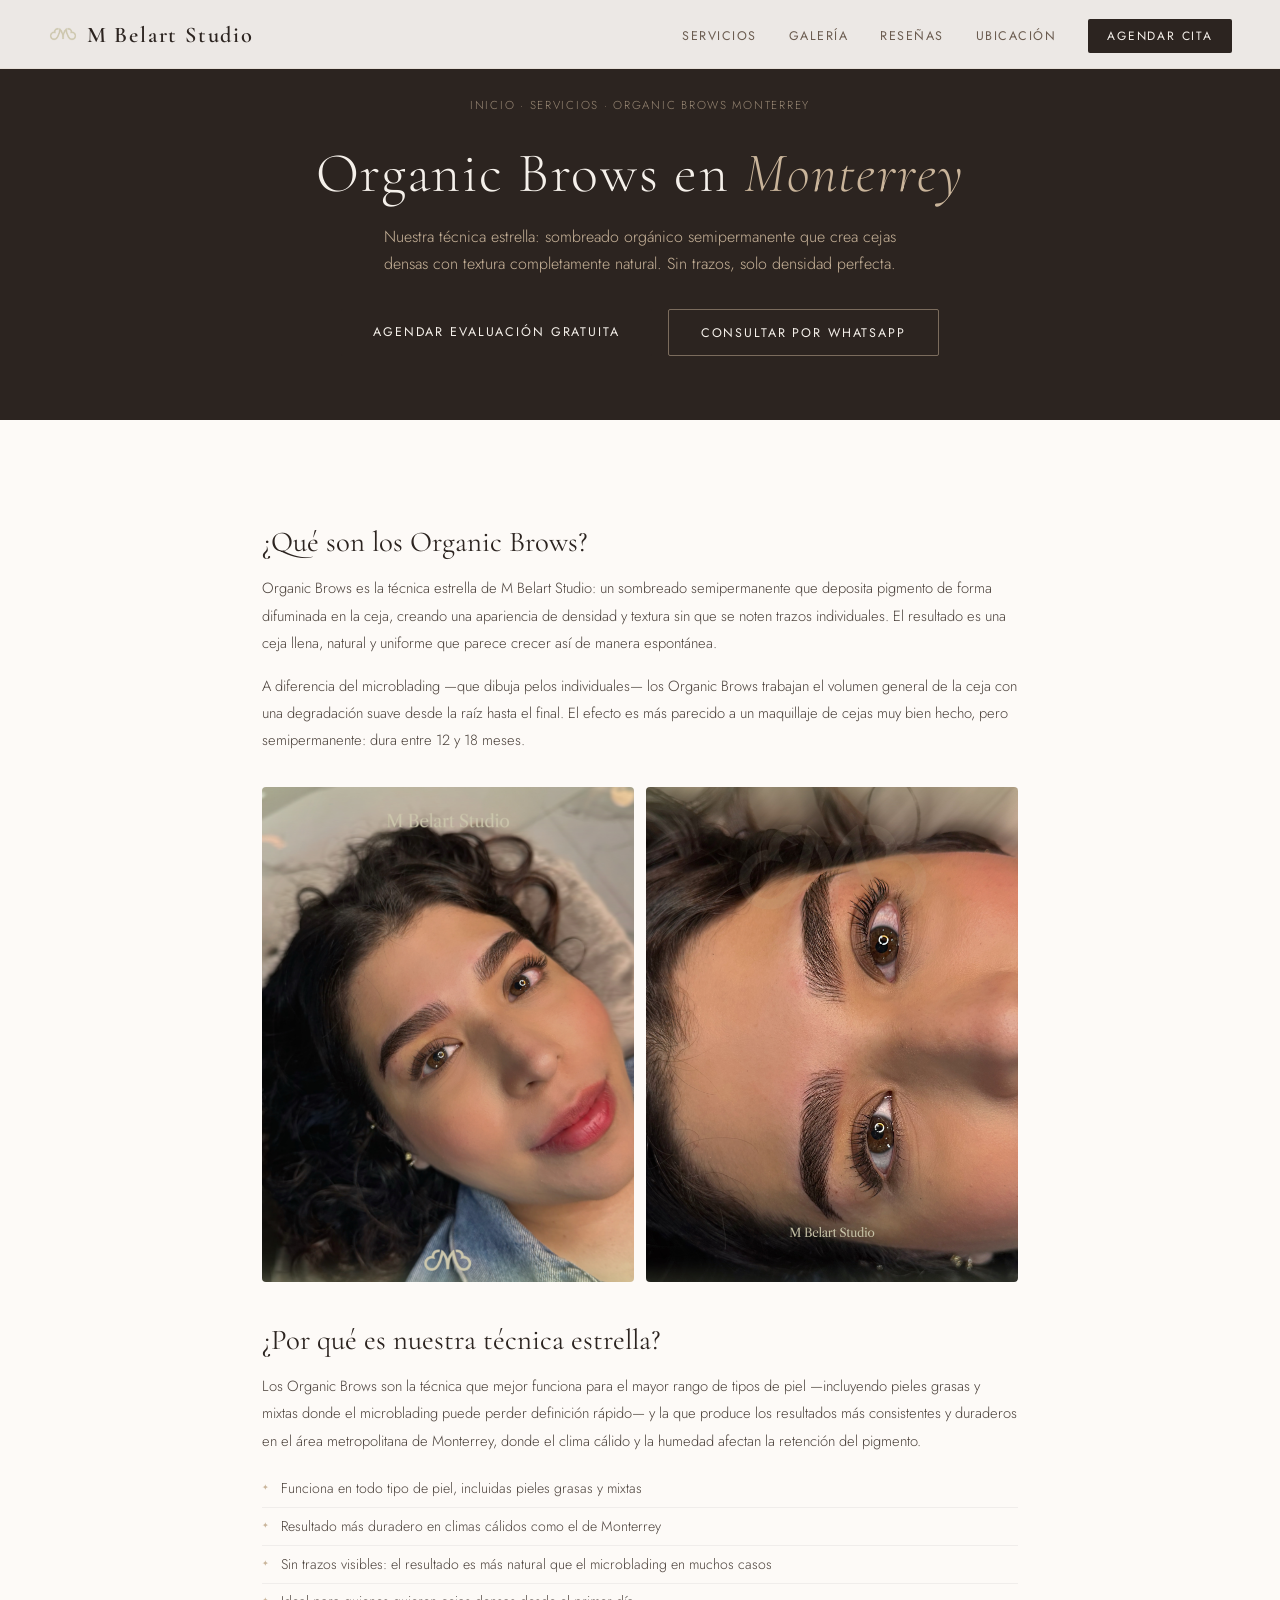
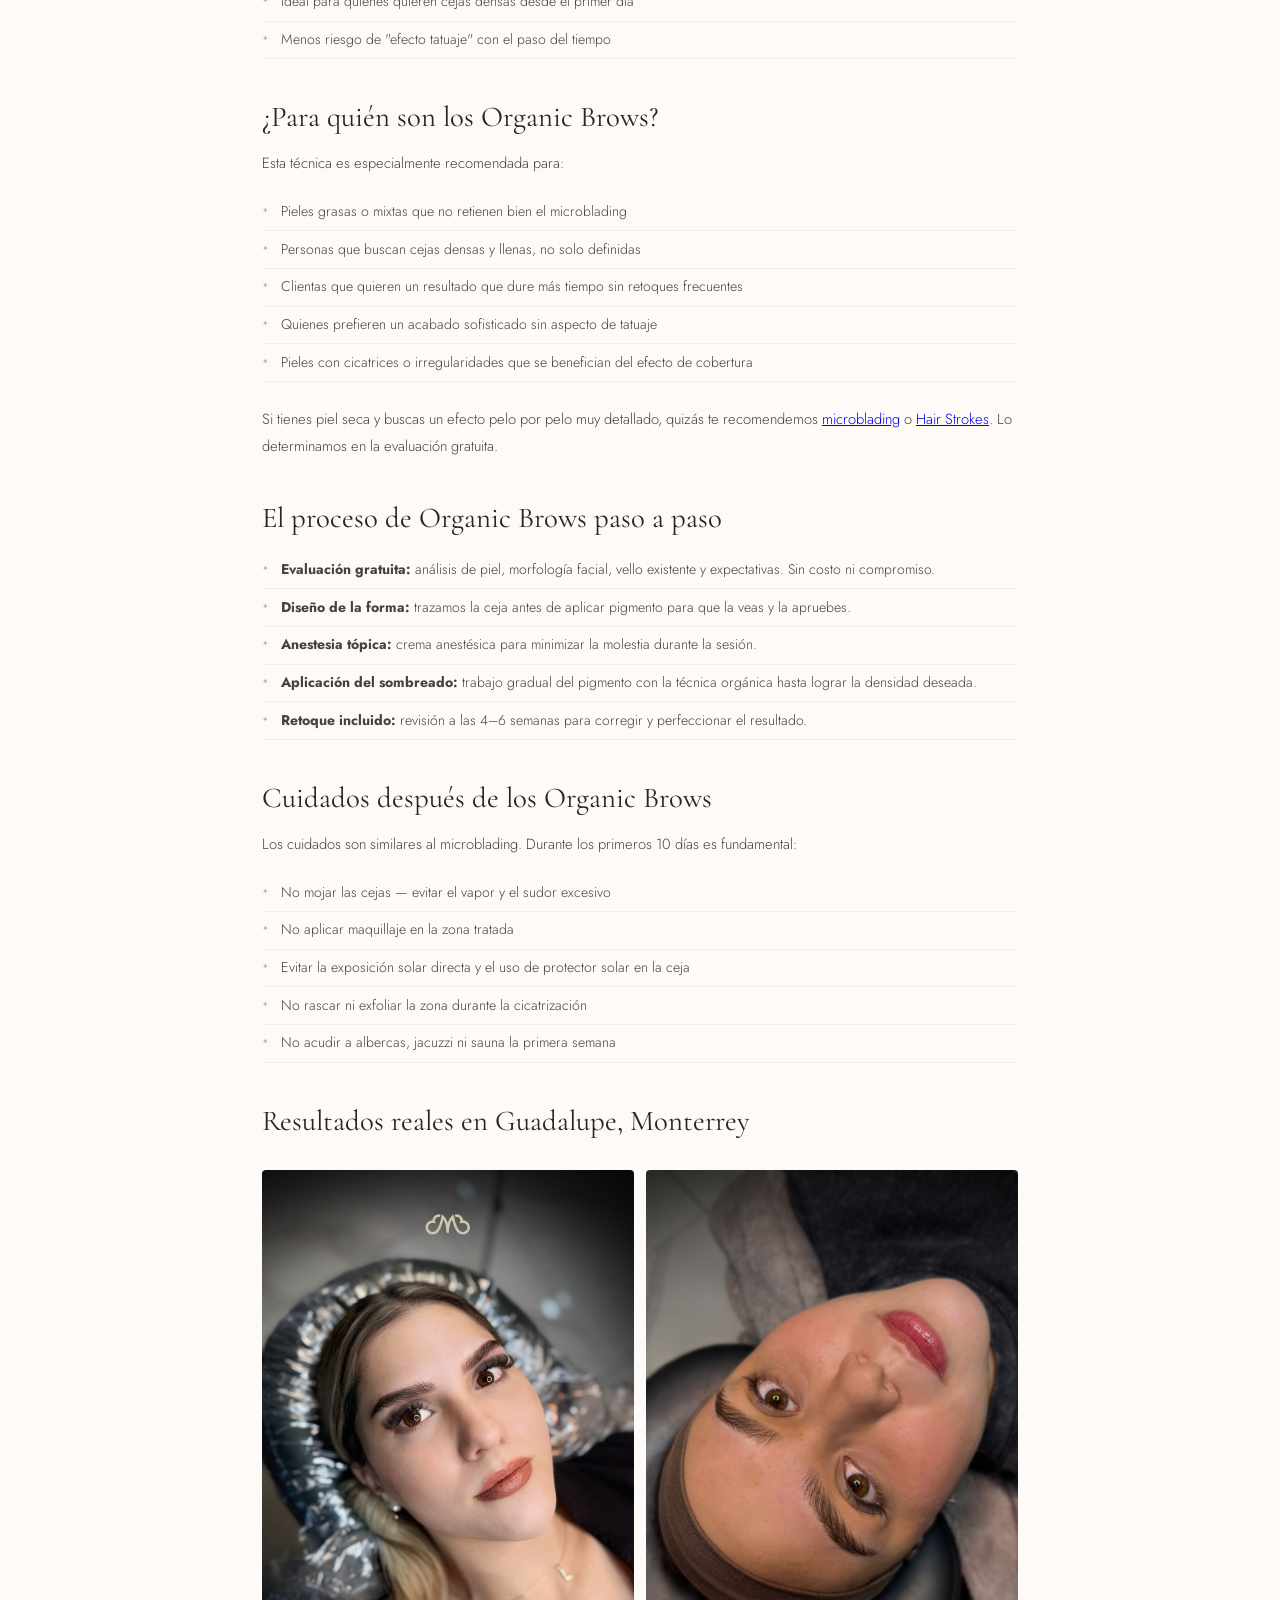
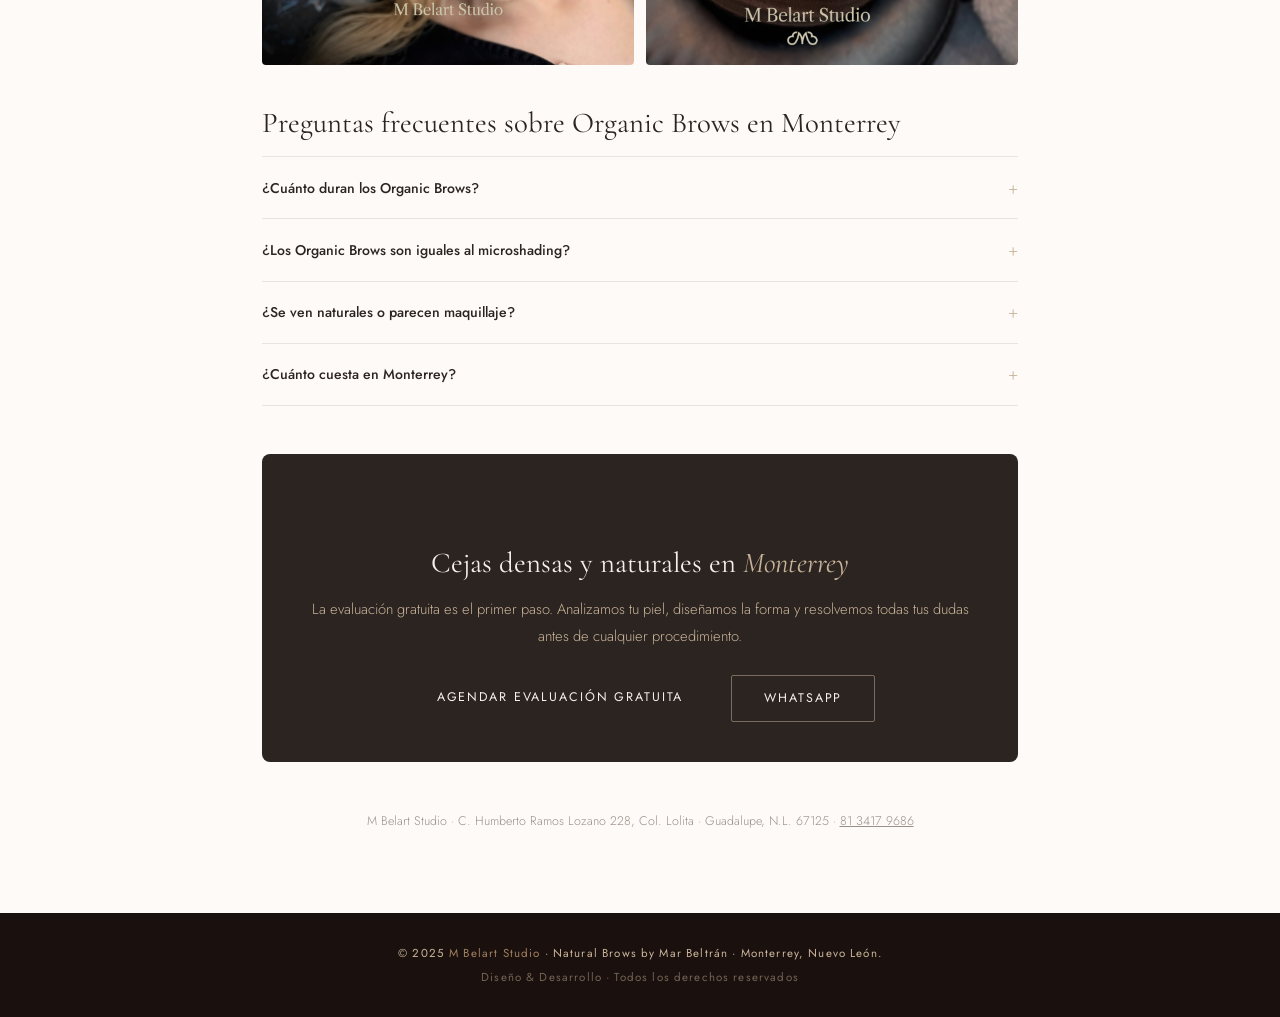
<file: organic-brows-monterrey.html>
<!DOCTYPE html>
<html lang="es-MX">
<head>
  <meta charset="UTF-8"/>
  <meta name="viewport" content="width=device-width, initial-scale=1.0"/>
  <title>Organic Brows en Monterrey · M Belart Studio | Cejas Naturales Semipermanentes</title>
  <meta name="description" content="Organic Brows en Monterrey: sombreado orgánico que crea cejas densas y naturales sin trazos visibles. Técnica estrella de M Belart Studio en Guadalupe, N.L. Evaluación gratuita.">
  <meta name="robots" content="index, follow">
  <link rel="canonical" href="https://www.mbelartstudio.net/organic-brows-monterrey.html">
  <meta property="og:type" content="website">
  <meta property="og:url" content="https://www.mbelartstudio.net/organic-brows-monterrey.html">
  <meta property="og:title" content="Organic Brows en Monterrey · M Belart Studio">
  <meta property="og:description" content="Sombreado orgánico semipermanente para cejas densas y naturales. Técnica estrella de M Belart Studio. Evaluación gratuita en Guadalupe, Nuevo León.">
  <meta property="og:image" content="https://www.mbelartstudio.net/assets/fotos/organic-brows/A8319B81-B81E-4E31-ADC8-4E56F4619D2D.jpeg">
  <link rel="preconnect" href="https://www.googletagmanager.com">
  <link rel="preconnect" href="https://fonts.googleapis.com">
  <link rel="preconnect" href="https://fonts.gstatic.com" crossorigin>
  <link rel="stylesheet" href="style.css">
  <link href="https://fonts.googleapis.com/css2?family=Cormorant+Garamond:ital,wght@0,300;0,400;0,600;1,300;1,400&family=Jost:wght@300;400;500&display=swap" rel="stylesheet"/>
  <link rel="icon" href="assets/fotos/favicon/favicon.ico" sizes="any">

  <!-- Google Analytics 4 -->
  <script async src="https://www.googletagmanager.com/gtag/js?id=G-BQJDH7BFB0"></script>
  <script>
    window.dataLayer = window.dataLayer || [];
    function gtag(){dataLayer.push(arguments);}
    gtag("js", new Date());
    gtag("config", "G-BQJDH7BFB0");
  </script>

  <!-- GTM -->
  <script>window.dataLayer = window.dataLayer || [];</script>
  <script>(function(w,d,s,l,i){w[l]=w[l]||[];w[l].push({'gtm.start':
  new Date().getTime(),event:'gtm.js'});var f=d.getElementsByTagName(s)[0],
  j=d.createElement(s),dl=l!='dataLayer'?'&l='+l:'';j.async=true;j.src=
  'https://www.googletagmanager.com/gtm.js?id='+i+dl;f.parentNode.insertBefore(j,f);
  })(window,document,'script','dataLayer','GTM-NFVZSD25');</script>

  <!-- Schema Service -->
  <script type="application/ld+json">
  {
    "@context": "https://schema.org",
    "@type": "Service",
    "name": "Organic Brows en Monterrey",
    "description": "Organic Brows es la técnica estrella de M Belart Studio en Monterrey: sombreado orgánico semipermanente que crea cejas densas con textura natural, sin trazos visibles.",
    "provider": {
      "@type": "BeautySalon",
      "name": "M Belart Studio",
      "url": "https://www.mbelartstudio.net",
      "telephone": "+52-81-3417-9686",
      "address": {
        "@type": "PostalAddress",
        "streetAddress": "C. Humberto Ramos Lozano 228, Col. Lolita",
        "addressLocality": "Guadalupe",
        "addressRegion": "Nuevo León",
        "postalCode": "67125",
        "addressCountry": "MX"
      }
    },
    "areaServed": [
      { "@type": "City", "name": "Monterrey" },
      { "@type": "City", "name": "Guadalupe" }
    ]
  }
  </script>

  <style>
    .landing-hero { background: var(--dark); padding: 6rem 2rem 4rem; text-align: center; }
    .landing-hero .breadcrumb { font-family: 'Jost', sans-serif; font-size: 0.72rem; letter-spacing: 0.15em; text-transform: uppercase; color: var(--warm); opacity: 0.7; margin-bottom: 1.5rem; }
    .landing-hero .breadcrumb a { color: inherit; text-decoration: none; }
    .landing-hero h1 { font-family: 'Cormorant Garamond', serif; font-weight: 300; font-size: clamp(2.2rem, 5vw, 3.5rem); color: var(--cream); letter-spacing: 0.03em; margin-bottom: 1rem; line-height: 1.2; }
    .landing-hero h1 em { font-style: italic; color: var(--warm); }
    .landing-hero p { font-family: 'Jost', sans-serif; font-weight: 300; font-size: 1rem; color: var(--warm); max-width: 560px; margin: 0 auto 2rem; line-height: 1.7; }
    .landing-content { max-width: 820px; margin: 0 auto; padding: 4rem 2rem; }
    .landing-content h2 { font-family: 'Cormorant Garamond', serif; font-weight: 400; font-size: 1.8rem; color: var(--dark); margin: 2.5rem 0 1rem; }
    .landing-content p { font-family: 'Jost', sans-serif; font-weight: 300; font-size: 0.92rem; line-height: 1.85; color: #4a403a; margin-bottom: 1rem; }
    .landing-content ul { list-style: none; margin: 1rem 0 1.5rem; }
    .landing-content ul li { font-family: 'Jost', sans-serif; font-size: 0.88rem; font-weight: 300; color: #4a403a; line-height: 1.7; padding: 0.4rem 0 0.4rem 1.2rem; position: relative; border-bottom: 1px solid rgba(44,36,32,0.06); }
    .landing-content ul li::before { content: '✦'; position: absolute; left: 0; font-size: 0.5rem; top: 0.65rem; color: var(--warm); }
    .gallery-row { display: grid; grid-template-columns: repeat(2, 1fr); gap: 0.8rem; margin: 2rem 0; }
    .gallery-row img { width: 100%; aspect-ratio: 3/4; object-fit: cover; border-radius: 4px; }
    .cta-box { background: var(--dark); border-radius: 8px; padding: 2.5rem; text-align: center; margin: 3rem 0; }
    .cta-box p { color: var(--warm); margin-bottom: 1.5rem; }
    .faq-list { margin: 1rem 0; }
    .faq-item { border-bottom: 1px solid rgba(44,36,32,0.1); }
    .faq-item:first-child { border-top: 1px solid rgba(44,36,32,0.1); }
    .faq-question { list-style: none; padding: 1.1rem 0; font-family: 'Jost', sans-serif; font-size: 0.88rem; font-weight: 500; color: var(--dark); cursor: pointer; display: flex; justify-content: space-between; align-items: center; gap: 1rem; }
    .faq-question::-webkit-details-marker { display: none; }
    .faq-question::after { content: '+'; font-size: 1.1rem; font-weight: 300; color: var(--warm); flex-shrink: 0; transition: transform 0.3s; }
    details[open] .faq-question::after { transform: rotate(45deg); }
    .faq-answer { font-family: 'Jost', sans-serif; font-size: 0.84rem; font-weight: 300; color: #5a4f48; line-height: 1.8; padding-bottom: 1.1rem; }
    @media (max-width: 600px) { .gallery-row { grid-template-columns: 1fr; } .landing-content { padding: 3rem 1.2rem; } }
  </style>
</head>
<body>
<noscript><iframe src="https://www.googletagmanager.com/ns.html?id=GTM-NFVZSD25" height="0" width="0" style="display:none;visibility:hidden"></iframe></noscript>

<nav aria-label="Navegación principal">
  <a href="/" class="nav-logo">
    <img src="assets/fotos/favicon/favicon-96x96.png" alt="M Belart Studio" class="nav-logo-img">
    <span class="nav-logo-text">M Belart Studio</span>
  </a>
  <ul class="nav-links">
    <li><a href="/#servicios">Servicios</a></li>
    <li><a href="/#galeria">Galería</a></li>
    <li><a href="/#resenas">Reseñas</a></li>
    <li><a href="/#ubicacion">Ubicación</a></li>
    <li><a href="/#agenda" class="nav-cta">Agendar cita</a></li>
  </ul>
</nav>

<div class="landing-hero">
  <p class="breadcrumb"><a href="/">Inicio</a> · Servicios · Organic Brows Monterrey</p>
  <h1>Organic Brows en <em>Monterrey</em></h1>
  <p>Nuestra técnica estrella: sombreado orgánico semipermanente que crea cejas densas con textura completamente natural. Sin trazos, solo densidad perfecta.</p>
  <div style="display:flex;gap:1rem;justify-content:center;flex-wrap:wrap;">
    <a href="/#agenda" class="btn-primary">Agendar evaluación gratuita</a>
    <a href="http://wa.link/2m17bl" target="_blank" class="btn-outline" style="border-color:rgba(201,180,154,0.5);color:var(--cream);">Consultar por WhatsApp</a>
  </div>
</div>

<main class="landing-content">

  <h2>¿Qué son los Organic Brows?</h2>
  <p>Organic Brows es la técnica estrella de M Belart Studio: un sombreado semipermanente que deposita pigmento de forma difuminada en la ceja, creando una apariencia de densidad y textura sin que se noten trazos individuales. El resultado es una ceja llena, natural y uniforme que parece crecer así de manera espontánea.</p>
  <p>A diferencia del microblading —que dibuja pelos individuales— los Organic Brows trabajan el volumen general de la ceja con una degradación suave desde la raíz hasta el final. El efecto es más parecido a un maquillaje de cejas muy bien hecho, pero semipermanente: dura entre 12 y 18 meses.</p>

  <div class="gallery-row">
    <img src="assets/fotos/organic-brows/A8319B81-B81E-4E31-ADC8-4E56F4619D2D.jpeg" alt="Organic Brows resultado natural Monterrey · M Belart Studio" loading="lazy">
    <img src="assets/fotos/organic-brows/9DB68611-79EE-4666-899C-9B9830F9A8E8.jpeg" alt="Cejas Organic Brows semipermanentes Guadalupe N.L. · M Belart Studio" loading="lazy">
  </div>

  <h2>¿Por qué es nuestra técnica estrella?</h2>
  <p>Los Organic Brows son la técnica que mejor funciona para el mayor rango de tipos de piel —incluyendo pieles grasas y mixtas donde el microblading puede perder definición rápido— y la que produce los resultados más consistentes y duraderos en el área metropolitana de Monterrey, donde el clima cálido y la humedad afectan la retención del pigmento.</p>
  <ul>
    <li>Funciona en todo tipo de piel, incluidas pieles grasas y mixtas</li>
    <li>Resultado más duradero en climas cálidos como el de Monterrey</li>
    <li>Sin trazos visibles: el resultado es más natural que el microblading en muchos casos</li>
    <li>Ideal para quienes quieren cejas densas desde el primer día</li>
    <li>Menos riesgo de "efecto tatuaje" con el paso del tiempo</li>
  </ul>

  <h2>¿Para quién son los Organic Brows?</h2>
  <p>Esta técnica es especialmente recomendada para:</p>
  <ul>
    <li>Pieles grasas o mixtas que no retienen bien el microblading</li>
    <li>Personas que buscan cejas densas y llenas, no solo definidas</li>
    <li>Clientas que quieren un resultado que dure más tiempo sin retoques frecuentes</li>
    <li>Quienes prefieren un acabado sofisticado sin aspecto de tatuaje</li>
    <li>Pieles con cicatrices o irregularidades que se benefician del efecto de cobertura</li>
  </ul>
  <p>Si tienes piel seca y buscas un efecto pelo por pelo muy detallado, quizás te recomendemos <a href="/microblading-monterrey.html">microblading</a> o <a href="/hair-strokes-monterrey.html">Hair Strokes</a>. Lo determinamos en la evaluación gratuita.</p>

  <h2>El proceso de Organic Brows paso a paso</h2>
  <ul>
    <li><strong>Evaluación gratuita:</strong> análisis de piel, morfología facial, vello existente y expectativas. Sin costo ni compromiso.</li>
    <li><strong>Diseño de la forma:</strong> trazamos la ceja antes de aplicar pigmento para que la veas y la apruebes.</li>
    <li><strong>Anestesia tópica:</strong> crema anestésica para minimizar la molestia durante la sesión.</li>
    <li><strong>Aplicación del sombreado:</strong> trabajo gradual del pigmento con la técnica orgánica hasta lograr la densidad deseada.</li>
    <li><strong>Retoque incluido:</strong> revisión a las 4–6 semanas para corregir y perfeccionar el resultado.</li>
  </ul>

  <h2>Cuidados después de los Organic Brows</h2>
  <p>Los cuidados son similares al microblading. Durante los primeros 10 días es fundamental:</p>
  <ul>
    <li>No mojar las cejas — evitar el vapor y el sudor excesivo</li>
    <li>No aplicar maquillaje en la zona tratada</li>
    <li>Evitar la exposición solar directa y el uso de protector solar en la ceja</li>
    <li>No rascar ni exfoliar la zona durante la cicatrización</li>
    <li>No acudir a albercas, jacuzzi ni sauna la primera semana</li>
  </ul>

  <h2>Resultados reales en Guadalupe, Monterrey</h2>
  <div class="gallery-row">
    <img src="assets/fotos/organic-brows/C5DEEFB5-02EE-45D4-92BC-06A20983E794.jpeg" alt="Antes y después Organic Brows Monterrey · M Belart Studio" loading="lazy">
    <img src="assets/fotos/organic-brows/37D78ABA-C2D6-44B3-BFA5-11512D7BB1F5.jpeg" alt="Resultado cejas orgánicas semipermanentes Guadalupe N.L. · M Belart Studio" loading="lazy">
  </div>

  <h2>Preguntas frecuentes sobre Organic Brows en Monterrey</h2>
  <div class="faq-list">
    <details class="faq-item">
      <summary class="faq-question">¿Cuánto duran los Organic Brows?</summary>
      <p class="faq-answer">Entre 12 y 18 meses según el tipo de piel y los cuidados. Al ser un sombreado, los Organic Brows tienden a durar igual o más que el microblading en pieles grasas, ya que el pigmento difuminado se integra mejor en ese tipo de piel.</p>
    </details>
    <details class="faq-item">
      <summary class="faq-question">¿Los Organic Brows son iguales al microshading?</summary>
      <p class="faq-answer">Son técnicas similares en concepto —ambas crean densidad con sombreado— pero los Organic Brows tienen un acabado más orgánico y menos geométrico que el microshading tradicional. En M Belart Studio adaptamos la técnica a cada clienta en lugar de aplicar una fórmula fija.</p>
    </details>
    <details class="faq-item">
      <summary class="faq-question">¿Se ven naturales o parecen maquillaje?</summary>
      <p class="faq-answer">El objetivo es que se vean como cejas que crecen así de forma natural. Un sombreado bien aplicado no debe parecer dibujado ni artificial. La clave está en respetar la forma de la ceja de cada persona y la graduación correcta del pigmento.</p>
    </details>
    <details class="faq-item">
      <summary class="faq-question">¿Cuánto cuesta en Monterrey?</summary>
      <p class="faq-answer">El precio se determina tras la evaluación gratuita, según el estado actual de tus cejas y el resultado deseado. Contáctanos por WhatsApp para más información sin compromiso.</p>
    </details>
  </div>

  <div class="cta-box">
    <p class="section-label" style="color:var(--warm);">Da el primer paso</p>
    <h2 style="color:var(--cream);margin-top:0.5rem;">Cejas densas y naturales en <em style="color:var(--warm);">Monterrey</em></h2>
    <p>La evaluación gratuita es el primer paso. Analizamos tu piel, diseñamos la forma y resolvemos todas tus dudas antes de cualquier procedimiento.</p>
    <div style="display:flex;gap:1rem;justify-content:center;flex-wrap:wrap;">
      <a href="/#agenda" class="btn-primary">Agendar evaluación gratuita</a>
      <a href="http://wa.link/2m17bl" target="_blank" class="btn-outline" style="border-color:rgba(201,180,154,0.5);color:var(--cream);">WhatsApp</a>
    </div>
  </div>

  <p style="text-align:center;font-size:0.78rem;color:#9a8f89;">
    M Belart Studio · C. Humberto Ramos Lozano 228, Col. Lolita · Guadalupe, N.L. 67125 · <a href="tel:528134179686" style="color:inherit;">81 3417 9686</a>
  </p>
</main>

<footer id="footer-section">
  <p>© 2025 <span>M Belart Studio</span> · Natural Brows by Mar Beltrán · Monterrey, Nuevo León.</p>
  <p style="margin-top:0.5rem;opacity:0.5;">Diseño &amp; Desarrollo · Todos los derechos reservados</p>
</footer>

<script>
  const nav = document.querySelector('nav');
  window.addEventListener('scroll', () => {
    if (window.scrollY > 60) nav.classList.add('scrolled');
    else nav.classList.remove('scrolled');
  }, { passive: true });
</script>
</body>
</html>
</file>
<file: style.css>
*, *::before, *::after { margin: 0; padding: 0; box-sizing: border-box; }

  /* =============================================
     PRELOADER
     ============================================= */
  body.is-loading { overflow: hidden; }

  #preloader {
    position: fixed;
    inset: 0;
    z-index: 9999;
    background: var(--dark);
    display: flex;
    align-items: center;
    justify-content: center;
    transition: opacity 0.7s ease, visibility 0.7s ease;
  }

  .pre-inner {
    text-align: center;
    display: flex;
    flex-direction: column;
    align-items: center;
    gap: 0;
  }

  .pre-ornament {
    font-size: 1rem;
    color: var(--warm);
    opacity: 0.6;
    letter-spacing: 0.3em;
    margin-bottom: 1.2rem;
    animation: pre-pulse 2.4s ease-in-out infinite;
  }

  @keyframes pre-pulse {
    0%, 100% { opacity: 0.4; transform: scale(1); }
    50%       { opacity: 0.9; transform: scale(1.15); }
  }

  .pre-brand {
    font-family: 'Cormorant Garamond', serif;
    font-size: clamp(1.6rem, 4vw, 2.4rem);
    font-weight: 300;
    color: var(--cream);
    letter-spacing: 0.15em;
    margin-bottom: 0.45rem;
  }

  .pre-tag {
    font-family: 'Jost', sans-serif;
    font-size: 0.65rem;
    letter-spacing: 0.3em;
    text-transform: uppercase;
    color: var(--warm);
    opacity: 0.7;
    margin-bottom: 2.8rem;
  }

  .pre-bar-wrap {
    width: 180px;
    height: 1px;
    background: rgba(201, 180, 154, 0.18);
    margin-bottom: 1rem;
    overflow: hidden;
  }

  .pre-bar {
    height: 100%;
    width: 0%;
    background: var(--warm);
    transition: width 0.25s ease-out;
  }

  .pre-percent {
    font-family: 'Jost', sans-serif;
    font-size: 0.62rem;
    letter-spacing: 0.2em;
    color: var(--warm);
    opacity: 0.45;
  }

  :root {
    --cream: #f5f0ea;
    --beige: #e8ddd0;
    --warm: #c9b49a;
    --dark: #2c2420;
    --mid: #6b5c50;
    --accent: #a08060;
    --white: #fdfaf7;
  }

  html { scroll-behavior: smooth; }

  body {
    font-family: 'Jost', sans-serif;
    background: var(--white);
    color: var(--dark);
    overflow-x: hidden;
  }

  /* NAV */
  nav {
    position: fixed; top: 0; left: 0; right: 0; z-index: 100;
    display: flex; justify-content: space-between; align-items: center;
    padding: 1.2rem 3rem;
    background: rgba(253,250,247,0.92);
    backdrop-filter: blur(8px);
    border-bottom: 1px solid rgba(201,180,154,0.2);
  }
  .nav-logo {
    display: flex;
    align-items: center;
    gap: 0.55rem;
    text-decoration: none;
  }

  .nav-logo-img {
    height: 30px;
    width: auto;
    display: block;
    object-fit: contain;
    flex-shrink: 0;
  }

  .nav-logo-text {
    font-family: 'Cormorant Garamond', serif;
    font-size: 1.4rem;
    font-weight: 600;
    letter-spacing: 0.08em;
    color: var(--dark);
  }
  .nav-links { display: flex; gap: 2rem; list-style: none; }
  .nav-links a {
    font-size: 0.78rem; letter-spacing: 0.12em; text-transform: uppercase;
    color: var(--mid); text-decoration: none; transition: color 0.3s;
  }
  .nav-links a:hover { color: var(--dark); }
  .nav-cta {
    background: var(--dark); color: var(--cream) !important;
    padding: 0.5rem 1.2rem; border-radius: 2px;
    font-size: 0.75rem !important; letter-spacing: 0.15em !important;
    transition: background 0.3s !important;
  }
  .nav-cta:hover { background: var(--accent) !important; color: var(--white) !important; }

  /* HERO */
  .hero {
    min-height: 100vh;
    position: relative;
    display: flex; align-items: center;
    padding-top: 72px;
    overflow: hidden;
  }

  /* VIDEO BACKGROUND */
  .hero-video-bg {
    position: absolute; inset: 0; z-index: 0;
    width: 100%; height: 100%;
    object-fit: cover;
  }
  /* Overlay elegante sobre el video */
  .hero-overlay {
    position: absolute; inset: 0; z-index: 1;
    background: linear-gradient(
      105deg,
      rgba(44,36,32,0.72) 0%,
      rgba(44,36,32,0.45) 55%,
      rgba(44,36,32,0.15) 100%
    );
  }

  .hero-text {
    position: relative; z-index: 2;
    display: flex; flex-direction: column; justify-content: center;
    padding: 5rem 4rem 5rem 5rem;
    max-width: 680px;
  }
  .hero-eyebrow {
    font-size: 0.72rem; letter-spacing: 0.25em; text-transform: uppercase;
    color: var(--accent); margin-bottom: 1.5rem;
  }
  .hero-title {
    font-family: 'Cormorant Garamond', serif;
    font-size: clamp(3rem, 5vw, 5rem);
    font-weight: 300; line-height: 1.1;
    color: var(--cream); margin-bottom: 1.5rem;
    text-shadow: 0 2px 20px rgba(0,0,0,0.3);
  }
  .hero-title em { font-style: italic; color: var(--warm); }
  .hero-sub {
    font-size: 0.9rem; line-height: 1.8; color: rgba(245,240,234,0.85);
    max-width: 380px; margin-bottom: 2.5rem;
  }
  .hero-btns { display: flex; gap: 1rem; flex-wrap: wrap; }
  .btn-primary {
    background: var(--dark); color: var(--cream);
    padding: 0.85rem 2rem; border: none; border-radius: 2px;
    font-family: 'Jost', sans-serif; font-size: 0.78rem;
    letter-spacing: 0.15em; text-transform: uppercase;
    cursor: pointer; text-decoration: none; transition: background 0.3s;
  }
  .btn-primary:hover { background: var(--accent); }
  .btn-outline {
    background: transparent; color: var(--dark);
    padding: 0.85rem 2rem; border: 1px solid var(--warm); border-radius: 2px;
    font-family: 'Jost', sans-serif; font-size: 0.78rem;
    letter-spacing: 0.15em; text-transform: uppercase;
    cursor: pointer; text-decoration: none; transition: all 0.3s;
  }
  .btn-outline:hover { background: var(--dark); color: var(--cream); border-color: var(--dark); }

  .hero-image {
    position: relative; overflow: hidden;
    background: var(--beige);
  }
  .hero-image-grid {
    display: grid; grid-template-columns: 1fr 1fr; grid-template-rows: 1fr 1fr;
    height: 100%; gap: 3px;
  }
  .hero-img-cell {
    background: var(--beige);
    display: flex; align-items: center; justify-content: center;
    font-family: 'Cormorant Garamond', serif;
    font-size: 2rem; color: var(--warm); overflow: hidden;
  }
  .hero-img-cell.tall { grid-row: span 2; }
  .brow-svg { width: 60%; opacity: 0.3; }

  /* BADGE */
  .hero-badge {
    position: absolute; bottom: 1rem; left: 50%; transform: translateX(-50%);
    background: var(--white); border: 1px solid var(--beige);
    padding: 0.5rem .5rem; border-radius: 50px;
    display: flex; align-items: center; gap: 0.7rem;
    box-shadow: 0 4px 20px rgba(44,36,32,0.08);
  }
  .badge-dot { width: 8px; height: 8px; background: #7cb98a; border-radius: 50%; animation: pulse 2s infinite; }
  @keyframes pulse { 0%,100%{opacity:1;transform:scale(1)} 50%{opacity:0.6;transform:scale(1.2)} }
  .badge-text { font-size: 0.72rem; letter-spacing: 0.08em; color: var(--mid); }

  /* SECTION BASE */
  section { padding: 6rem 2rem; }
  .section-label {
    font-size: 0.7rem; letter-spacing: 0.3em; text-transform: uppercase;
    color: var(--accent); margin-bottom: 1rem; text-align: center;
  }
  .section-title {
    font-family: 'Cormorant Garamond', serif;
    font-size: clamp(2rem, 4vw, 3.2rem); font-weight: 300;
    text-align: center; color: var(--dark); margin-bottom: 1rem;
  }
  .section-title em { font-style: italic; }
  .section-sub {
    font-size: 0.88rem; color: var(--mid); text-align: center;
    max-width: 480px; margin: 0 auto 3.5rem; line-height: 1.8;
  }

   /* SERVICES */
#servicios { background: var(--white); }
.services-grid {
  display: grid;
  grid-template-columns: repeat(3, 1fr);
  gap: 1.5px;
  max-width: 1100px;
  margin: 0 auto;
  border: 1.5px solid var(--beige);
}
.service-card {
  background: var(--white);
  padding: 2.5rem 2rem;
  border: 1.5px solid var(--beige);
  transition: background 0.3s;
  cursor: default;
}
.service-card:hover { background: var(--cream); }
.service-card.full-width {
  grid-column: span 3;
  display: grid;
  grid-template-columns: auto 1fr auto;
  align-items: center;
  gap: 2rem;
  padding: 2rem 2.5rem;
  background: var(--dark);
  border-color: var(--dark);
}
.service-card.full-width .service-icon { font-size: 2rem; }
.service-card.full-width .service-name {
  color: var(--cream);
  font-size: 1.5rem;
  margin-bottom: 0.3rem;
}
.service-card.full-width .service-desc {
  color: var(--warm);
  margin: 0;
}
.service-card.full-width .service-price {
  color: var(--warm);
  white-space: nowrap;
  font-size: 0.78rem;
  border: 1px solid var(--warm);
  padding: 0.6rem 1.2rem;
  border-radius: 2px;
  letter-spacing: 0.12em;
}
.service-icon { font-size: 1.8rem; margin-bottom: 1rem; }
.service-name {
  font-family: 'Cormorant Garamond', serif;
  font-size: 1.35rem;
  color: var(--dark);
  margin-bottom: 0.6rem;
}
.service-desc { font-size: 0.82rem; color: var(--mid); line-height: 1.7; }
.service-price {
  margin-top: 1.2rem;
  font-size: 0.75rem;
  letter-spacing: 0.1em;
  color: var(--accent);
  text-transform: uppercase;
}

.service-icon svg {
  width: 28px;
  height: 28px;
  stroke: var(--accent);
  stroke-width: 1.5;
}

@media (max-width: 768px) {
  .services-grid { grid-template-columns: 1fr; }
  .service-card.full-width {
    grid-column: span 1;
    grid-template-columns: 1fr;
  }
  .service-card.full-width .service-price {
    width: fit-content;
  }
}

  /* EVALUACION */
  #evaluacion {
    background: var(--dark); color: var(--cream);
  }
  #evaluacion .section-label { color: var(--warm); }
  #evaluacion .section-title { color: var(--cream); }
  #evaluacion .section-sub { color: var(--warm); }
  .eval-grid {
    display: grid; grid-template-columns: repeat(auto-fit, minmax(200px, 1fr));
    gap: 2rem; max-width: 900px; margin: 0 auto;
  }
  .eval-step {
    text-align: center; padding: 2rem 1rem;
  }
  .eval-num {
    font-family: 'Cormorant Garamond', serif;
    font-size: 3rem; font-weight: 300; color: var(--warm);
    margin-bottom: 1rem; opacity: 0.6;
  }
  .eval-title {
    font-family: 'Cormorant Garamond', serif;
    font-size: 1.2rem; color: var(--cream); margin-bottom: 0.5rem;
  }
  .eval-desc { font-size: 0.8rem; color: var(--warm); line-height: 1.7; }

  /* =============================================
     DESTACADOS — Bento Grid + Scroll Mobile
     ============================================= */
  #destacados {
    background: var(--white);
    padding: 6rem 3rem;
  }

  /* --- BENTO GRID (desktop) --- */
  .bento-grid {
    display: grid;
    grid-template-columns: repeat(4, 1fr);
    grid-template-rows: 300px 300px;
    gap: 10px;
    max-width: 1160px;
    margin: 0 auto;
  }

  /* Posiciones de cada celda */
  .bento-cell:nth-child(1) { grid-column: 1;     grid-row: 1 / 3; } /* tall  */
  .bento-cell:nth-child(2) { grid-column: 2 / 4; grid-row: 1;     } /* wide  */
  .bento-cell:nth-child(3) { grid-column: 4;     grid-row: 1;     }
  .bento-cell:nth-child(4) { grid-column: 2;     grid-row: 2;     }
  .bento-cell:nth-child(5) { grid-column: 3 / 5; grid-row: 2;     } /* wide  */

  .bento-cell {
    position: relative;
    overflow: hidden;
    cursor: pointer;
    border-radius: 2px;
  }

  .bento-cell img {
    width: 100%;
    height: 100%;
    object-fit: cover;
    display: block;
    transition: transform 0.8s cubic-bezier(0.25, 0.46, 0.45, 0.94);
  }

  .bento-cell:hover img {
    transform: scale(1.06);
  }

  /* --- Overlay compartido (bento + cards) --- */
  .bento-overlay {
    position: absolute;
    inset: 0;
    background: linear-gradient(transparent 50%, rgba(44,36,32,0.68));
    display: flex;
    flex-direction: column;
    justify-content: flex-end;
    padding: 1.4rem 1.6rem;
    transition: background 0.45s ease;
  }

  .bento-cell:hover .bento-overlay {
    background: linear-gradient(transparent 25%, rgba(44,36,32,0.8));
  }

  .bento-num {
    font-family: 'Cormorant Garamond', serif;
    font-size: 0.65rem;
    letter-spacing: 0.35em;
    color: var(--warm);
    margin-bottom: 0.25rem;
    text-transform: uppercase;
  }

  .bento-name {
    font-family: 'Cormorant Garamond', serif;
    font-size: 1.35rem;
    font-weight: 300;
    color: var(--cream);
    letter-spacing: 0.04em;
    line-height: 1.2;
  }

  /* --- SCROLL HORIZONTAL (mobile only) --- */
  .bento-scroll-wrap {
    display: none;
  }

  .bento-scroll {
    display: flex;
    gap: 12px;
    overflow-x: auto;
    scroll-snap-type: x mandatory;
    -webkit-overflow-scrolling: touch;
    padding: 0 1.2rem 0.5rem;
    scrollbar-width: none;
  }
  .bento-scroll::-webkit-scrollbar { display: none; }

  .bento-card {
    flex: 0 0 72vw;
    max-width: 320px;
    height: 280px;
    scroll-snap-align: start;
    position: relative;
    overflow: hidden;
    border-radius: 2px;
    cursor: pointer;
  }

  .bento-card img {
    width: 100%;
    height: 100%;
    object-fit: cover;
    display: block;
  }

  .bento-card .bento-overlay {
    background: linear-gradient(transparent 40%, rgba(44,36,32,0.72));
  }

  .scroll-hint {
    text-align: center;
    font-size: 0.72rem;
    letter-spacing: 0.15em;
    color: var(--warm);
    margin-top: 1.2rem;
    opacity: 0.7;
  }

  @media (max-width: 768px) {
    #destacados { padding: 4.5rem 0 4rem; }
    #destacados .section-label,
    #destacados .section-title,
    #destacados .divider,
    #destacados .section-sub { padding: 0 1.2rem; }
    .bento-grid        { display: none; }
    .bento-scroll-wrap { display: block; }
  }

  /* GALERIA */
  #galeria { background: var(--cream); padding: 6rem 3rem; }

  .gallery-masonry {
    columns: 3;
    column-gap: 10px;
    max-width: 1160px;
    margin: 0 auto;
  }

  .gal-item {
    break-inside: avoid;
    margin-bottom: 10px;
    position: relative;
    overflow: hidden;
    cursor: pointer;
    border-radius: 1px;
  }

  .gal-item img {
    width: 100%;
    display: block;
    transition: transform 0.7s cubic-bezier(0.25, 0.46, 0.45, 0.94);
  }

  .gal-item:hover img {
    transform: scale(1.05);
  }

  .gal-overlay {
    position: absolute;
    inset: 0;
    background: linear-gradient(transparent 50%, rgba(44,36,32,0.62));
    opacity: 0;
    transition: opacity 0.45s ease;
    display: flex;
    align-items: flex-end;
    padding: 1.2rem 1rem;
  }

  .gal-item:hover .gal-overlay {
    opacity: 1;
  }

  .gal-tag {
    font-family: 'Cormorant Garamond', serif;
    font-size: 0.72rem;
    letter-spacing: 0.22em;
    text-transform: uppercase;
    color: var(--cream);
  }

  @media (max-width: 900px) {
    .gallery-masonry { columns: 2; column-gap: 8px; }
    .gal-item { margin-bottom: 8px; }
    #galeria { padding: 5rem 2rem; }
  }

  @media (max-width: 520px) {
    .gallery-masonry { columns: 1; }
    #galeria { padding: 4rem 1.2rem; }
  }

  .gallery-masonry--single {
    columns: 1 !important;
    max-width: 480px;
  }

  /* =============================================
     GALLERY TABS
     ============================================= */
  .gallery-tabs {
    display: flex;
    justify-content: center;
    flex-wrap: wrap;
    max-width: 1160px;
    margin: 0 auto 2.5rem;
    border-bottom: 1px solid var(--beige);
  }

  .gallery-tab {
    background: none;
    border: none;
    padding: 0.75rem 1.4rem;
    font-family: 'Jost', sans-serif;
    font-size: 0.72rem;
    letter-spacing: 0.18em;
    text-transform: uppercase;
    color: var(--mid);
    cursor: pointer;
    position: relative;
    transition: color 0.3s;
    white-space: nowrap;
  }

  .gallery-tab::after {
    content: '';
    position: absolute;
    bottom: -1px;
    left: 0.5rem;
    right: 0.5rem;
    height: 1px;
    background: var(--dark);
    transform: scaleX(0);
    transition: transform 0.3s ease;
  }

  .gallery-tab:hover { color: var(--dark); }

  .gallery-tab.active {
    color: var(--dark);
  }

  .gallery-tab.active::after {
    transform: scaleX(1);
  }

  .tab-star {
    color: var(--accent);
    font-size: 0.6rem;
    margin-left: 0.25rem;
    vertical-align: middle;
  }

  .gallery-panel {
    display: none;
  }

  .gallery-panel.active {
    display: block;
  }

  /* Organic Brows — card destacada */
  .service-card--featured {
    background: var(--cream);
    border-color: var(--warm);
    position: relative;
  }

  .service-card--featured .service-price {
    color: var(--dark);
    font-weight: 500;
  }

  .service-card--featured::before {
    content: '';
    position: absolute;
    top: 0; left: 0;
    width: 2px;
    height: 100%;
    background: var(--warm);
  }

  @media (max-width: 768px) {
    .gallery-tabs {
      flex-wrap: nowrap;
      overflow-x: auto;
      justify-content: flex-start;
      padding: 0 1.2rem;
      scrollbar-width: none;
    }
    .gallery-tabs::-webkit-scrollbar { display: none; }
    .gallery-tab { padding: 0.7rem 1rem; font-size: 0.65rem; }
  }

  /* =============================================
     UBICACIÓN
     ============================================= */
  #ubicacion {
    background: var(--dark);
    padding: 7rem 3rem;
  }

  .ubicacion-inner {
    display: grid;
    grid-template-columns: 1fr 1.6fr;
    gap: 3rem;
    max-width: 1160px;
    margin: 0 auto;
    align-items: center;
  }

  .ubicacion-address {
    display: flex;
    flex-direction: column;
    font-style: normal;
    margin: 2.2rem 0 2.5rem;
    padding-left: 1.2rem;
    border-left: 1px solid rgba(201,180,154,0.25);
    gap: 0.4rem;
  }

  .ubi-name {
    font-family: 'Cormorant Garamond', serif;
    font-size: 1.25rem;
    font-weight: 300;
    color: var(--cream);
    letter-spacing: 0.08em;
    margin-bottom: 0.6rem;
  }

  .ubi-line {
    font-family: 'Jost', sans-serif;
    font-size: 0.82rem;
    letter-spacing: 0.1em;
    color: var(--warm);
    line-height: 1.9;
    opacity: 0.85;
  }

  .ubi-coords {
    font-family: 'Jost', sans-serif;
    font-size: 0.68rem;
    letter-spacing: 0.18em;
    color: var(--warm);
    opacity: 0.45;
    margin: 0 0 2rem;
    text-transform: uppercase;
  }

  .ubi-actions {
    display: flex;
    flex-direction: column;
    gap: 0.8rem;
    align-items: flex-start;
  }

  .ubi-cta {
    display: inline-flex;
    align-items: center;
    font-family: 'Jost', sans-serif;
    font-size: 0.7rem;
    letter-spacing: 0.22em;
    text-transform: uppercase;
    color: var(--warm);
    text-decoration: none;
    position: relative;
    padding-bottom: 0.15rem;
    transition: color 0.3s;
  }

  .ubi-cta::after {
    content: '';
    position: absolute;
    bottom: 0; left: 0;
    width: 100%;
    height: 1px;
    background: var(--warm);
    transform: scaleX(0.4);
    transform-origin: left;
    transition: transform 0.35s ease, background 0.3s;
  }

  .ubi-cta:hover { color: var(--cream); }
  .ubi-cta:hover::after { transform: scaleX(1); background: var(--cream); }
  .ubi-cta--secondary { opacity: 0.55; }
  .ubi-cta--secondary:hover { opacity: 1; }

  .ubicacion-map-wrap {
    position: relative;
    overflow: hidden;
    border-radius: 2px;
    aspect-ratio: 4 / 3;
    box-shadow: 0 20px 60px rgba(0,0,0,0.4);
  }

  .ubicacion-map-wrap::before {
    content: '';
    position: absolute;
    inset: 0;
    z-index: 1;
    border: 1px solid rgba(201,180,154,0.15);
    border-radius: 2px;
    pointer-events: none;
  }

  .ubicacion-map-wrap iframe {
    width: 100%;
    height: 100%;
    border: none;
    display: block;
    filter: brightness(0.88) contrast(1.04);
    transition: filter 0.55s ease;
  }

  .ubicacion-map-wrap:hover iframe {
    filter: brightness(1) contrast(1);
  }

  @media (max-width: 900px) {
    .ubicacion-inner { grid-template-columns: 1fr; gap: 1.5rem; }
    #ubicacion { padding: 5rem 1.5rem; }
    .ubicacion-map-wrap { aspect-ratio: 16 / 9; }
    .ubi-actions { flex-direction: row; flex-wrap: wrap; }
    .ubicacion-map-wrap iframe { filter: none; }
  }

  /* RESEÑAS */
  #resenas { background: var(--white); overflow: hidden; }
  .reviews-track-wrap {
    overflow: hidden;
    width: 100%;
    mask-image: linear-gradient(to right, transparent 0%, black 8%, black 92%, transparent 100%);
    -webkit-mask-image: linear-gradient(to right, transparent 0%, black 8%, black 92%, transparent 100%);
  }
  .reviews-track {
    display: flex;
    gap: 1.5rem;
    width: max-content;
    animation: reviewsScroll 40s linear infinite;
  }
  .reviews-track:hover { animation-play-state: paused; }
  @keyframes reviewsScroll {
    0%   { transform: translateX(0); }
    100% { transform: translateX(-50%); }
  }

  /* RESEÑAS */
  #resenas { background: var(--white); overflow: hidden; }
  .reviews-track-wrap {
    overflow: hidden;
    width: 100%;
    mask-image: linear-gradient(to right, transparent 0%, black 8%, black 92%, transparent 100%);
    -webkit-mask-image: linear-gradient(to right, transparent 0%, black 8%, black 92%, transparent 100%);
  }
  .reviews-track {
    display: flex;
    gap: 1.5rem;
    width: max-content;
    animation: reviewsScroll 40s linear infinite;
  }
  .reviews-track:hover { animation-play-state: paused; }
  @keyframes reviewsScroll {
    0%   { transform: translateX(0); }
    100% { transform: translateX(-50%); }
  }
  .review-card {
    background: var(--cream); padding: 2rem;
    border-radius: 2px; border-left: 2px solid var(--warm);
    min-width: 300px; max-width: 340px; flex-shrink: 0;
  }
  .review-stars { color: var(--accent); font-size: 0.9rem; margin-bottom: 1rem; letter-spacing: 0.1em; }
  .review-text { font-size: 0.85rem; color: var(--mid); line-height: 1.8; margin-bottom: 1.2rem; font-style: italic; }
  .review-author { font-size: 0.75rem; letter-spacing: 0.1em; color: var(--dark); text-transform: uppercase; }

  /* AGENDA */
  #agenda { background: var(--cream); }
  .agenda-wrap {
    max-width: 800px; margin: 0 auto; text-align: center;
  }
  .calendar-embed {
    background: var(--white);
    border: 1px solid var(--beige);
    border-radius: 4px;
    padding: 3rem 2rem;
    margin-top: 2rem;
  }
  .cal-icon { font-size: 3rem; margin-bottom: 1rem; }
  .cal-text {
    font-family: 'Cormorant Garamond', serif;
    font-size: 1.5rem; color: var(--dark); margin-bottom: 0.5rem;
  }
  .cal-sub { font-size: 0.82rem; color: var(--mid); margin-bottom: 1.5rem; line-height: 1.7; }
  .cal-steps {
    display: flex; justify-content: center; gap: 2rem;
    margin-bottom: 2rem; flex-wrap: wrap;
  }
  .cal-step { font-size: 0.78rem; color: var(--mid); display: flex; align-items: center; gap: 0.4rem; }
  .cal-step-num {
    width: 22px; height: 22px; background: var(--dark); color: var(--cream);
    border-radius: 50%; display: flex; align-items: center; justify-content: center;
    font-size: 0.65rem;
  }

  /* CONTACTO */
  #contacto { background: var(--dark); }
  #contacto .section-label { color: var(--warm); }
  #contacto .section-title { color: var(--cream); }
  .contact-grid {
    display: flex; justify-content: center; gap: 1.5rem;
    flex-wrap: wrap; max-width: 700px; margin: 0 auto;
  }
  .contact-btn {
    display: flex; align-items: center; gap: 0.7rem;
    padding: 1rem 1.8rem; border-radius: 2px;
    font-family: 'Jost', sans-serif; font-size: 0.8rem;
    letter-spacing: 0.12em; text-transform: uppercase;
    text-decoration: none; transition: all 0.3s; cursor: pointer;
    border: none;
  }
  .btn-wa { background: #25D366; color: #fff; }
  .btn-wa:hover { background: #1ebe5d; }
  .btn-ig { background: linear-gradient(135deg, #833ab4, #fd1d1d, #fcb045); color: #fff; }
  .btn-ig:hover { opacity: 0.9; }
  .btn-cal { background: var(--cream); color: var(--dark); }
  .btn-cal:hover { background: var(--warm); }

  /* FOOTER */
  footer {
    background: #1a100d; color: var(--warm);
    text-align: center; padding: 2rem;
    font-size: 0.72rem; letter-spacing: 0.1em;
  }
  footer span { color: var(--accent); }

  /* DIVIDER */
  .divider {
    width: 40px; height: 1px; background: var(--warm);
    margin: 1.5rem auto;
  }

  /* =============================================
     ANIMATIONS
     ============================================= */

  /* --- Hero load-in: elementos inicialmente invisibles --- */
  .hero-eyebrow,
  .hero-sub,
  .hero-btns,
  .hero-badge {
    opacity: 0;
  }

  /* --- BlurText: cada palabra envuelta en span --- */
  .blur-word {
    display: inline-block;
    opacity: 0;
    filter: blur(10px);
    transform: translateY(40px);
    transition: opacity 0.45s ease, filter 0.45s ease, transform 0.45s ease;
    will-change: opacity, filter, transform;
  }
  .blur-word.visible {
    opacity: 1;
    filter: blur(0px);
    transform: translateY(0);
  }

  /* --- Fade-blur-up genérico (scroll) --- */
  .reveal {
    opacity: 0;
    filter: blur(6px);
    transform: translateY(28px);
    transition: opacity 0.55s ease, filter 0.55s ease, transform 0.55s ease;
    will-change: opacity, filter, transform;
  }
  .reveal.visible {
    opacity: 1;
    filter: blur(0px);
    transform: translateY(0);
  }

  /* --- Stagger cards --- */
  .stagger-child {
    opacity: 0;
    transform: translateY(32px);
    filter: blur(4px);
    transition: opacity 0.5s ease, transform 0.5s ease, filter 0.5s ease;
    will-change: opacity, transform, filter;
  }
  .stagger-child.visible {
    opacity: 1;
    transform: translateY(0);
    filter: blur(0px);
  }

  /* --- Nav compacto al hacer scroll --- */
  nav.scrolled {
    padding-top: 0.7rem;
    padding-bottom: 0.7rem;
    box-shadow: 0 2px 20px rgba(44,36,32,0.1);
  }
  nav {
    transition: padding 0.35s ease, box-shadow 0.35s ease;
  }

  /* --- Section-label & divider reveal --- */
  .section-label, .divider { opacity: 0; transition: opacity 0.6s ease; }
  .section-label.visible, .divider.visible { opacity: 1; }

  /* =============================================
     PANEL DESCRIPTION (gallery service desc)
     ============================================= */
  .panel-desc {
    max-width: 820px;
    margin: 0 auto 2.5rem;
    padding: 2rem 2.5rem;
    background: var(--light);
    border-left: 2px solid var(--warm);
    border-radius: 0 6px 6px 0;
  }

  .panel-desc-title {
    font-family: 'Cormorant Garamond', serif;
    font-weight: 400;
    font-size: 1.35rem;
    color: var(--dark);
    letter-spacing: 0.02em;
    margin-bottom: 0.9rem;
  }

  .panel-desc-text p {
    font-family: 'Jost', sans-serif;
    font-size: 0.875rem;
    font-weight: 300;
    color: #4a403a;
    line-height: 1.85;
    margin-bottom: 0.8rem;
  }

  .panel-desc-cuidados {
    font-size: 0.82rem !important;
    color: #6b5f58 !important;
    padding: 0.8rem 1rem;
    background: rgba(201,180,154,0.12);
    border-radius: 4px;
    margin-top: 0.5rem !important;
  }

  .panel-desc-tags {
    display: flex;
    flex-wrap: wrap;
    gap: 0.5rem;
    margin-top: 1.2rem;
  }

  .pdesc-tag {
    font-family: 'Jost', sans-serif;
    font-size: 0.68rem;
    font-weight: 400;
    letter-spacing: 0.08em;
    text-transform: uppercase;
    color: var(--warm);
    border: 1px solid rgba(201,180,154,0.4);
    padding: 0.25rem 0.7rem;
    border-radius: 20px;
  }

  @media (max-width: 768px) {
    .panel-desc {
      padding: 1.4rem 1.2rem;
      margin-bottom: 1.8rem;
    }
  }

  /* =============================================
     SERVICE LINK
     ============================================= */
  .service-link {
    display: inline-block;
    margin-top: 0.8rem;
    font-family: 'Jost', sans-serif;
    font-size: 0.72rem;
    font-weight: 400;
    letter-spacing: 0.12em;
    text-transform: uppercase;
    color: var(--warm);
    text-decoration: none;
    border-bottom: 1px solid rgba(201,180,154,0.3);
    padding-bottom: 1px;
    transition: color 0.3s, border-color 0.3s;
  }
  .service-link:hover { color: var(--cream); border-color: var(--cream); }

  /* =============================================
     FAQ
     ============================================= */
  #faq { background: var(--light); }

  .faq-list {
    max-width: 760px;
    margin: 0 auto;
    display: flex;
    flex-direction: column;
    gap: 0;
  }

  .faq-item {
    border-bottom: 1px solid rgba(44,36,32,0.1);
  }
  .faq-item:first-child { border-top: 1px solid rgba(44,36,32,0.1); }

  .faq-question {
    list-style: none;
    padding: 1.2rem 0;
    font-family: 'Jost', sans-serif;
    font-size: 0.92rem;
    font-weight: 500;
    color: var(--dark);
    cursor: pointer;
    display: flex;
    justify-content: space-between;
    align-items: center;
    gap: 1rem;
    user-select: none;
  }
  .faq-question::-webkit-details-marker { display: none; }
  .faq-question::after {
    content: '+';
    font-size: 1.2rem;
    font-weight: 300;
    color: var(--warm);
    flex-shrink: 0;
    transition: transform 0.3s ease;
  }
  details[open] .faq-question::after { transform: rotate(45deg); }

  .faq-answer {
    font-family: 'Jost', sans-serif;
    font-size: 0.85rem;
    font-weight: 300;
    color: #5a4f48;
    line-height: 1.8;
    padding-bottom: 1.2rem;
  }

  /* RESPONSIVE */
  @media (max-width: 768px) {
    nav { padding: 1rem 1.5rem; }
    .nav-links { display: none; }
    .hero { grid-template-columns: 1fr; min-height: auto; }
    .hero-text { padding: 4rem 1.5rem 2rem; order: 2; }
    .hero-image { height: 60vw; min-height: 260px; order: 1; }
    section { padding: 4rem 1.2rem; }
  }
</file>
